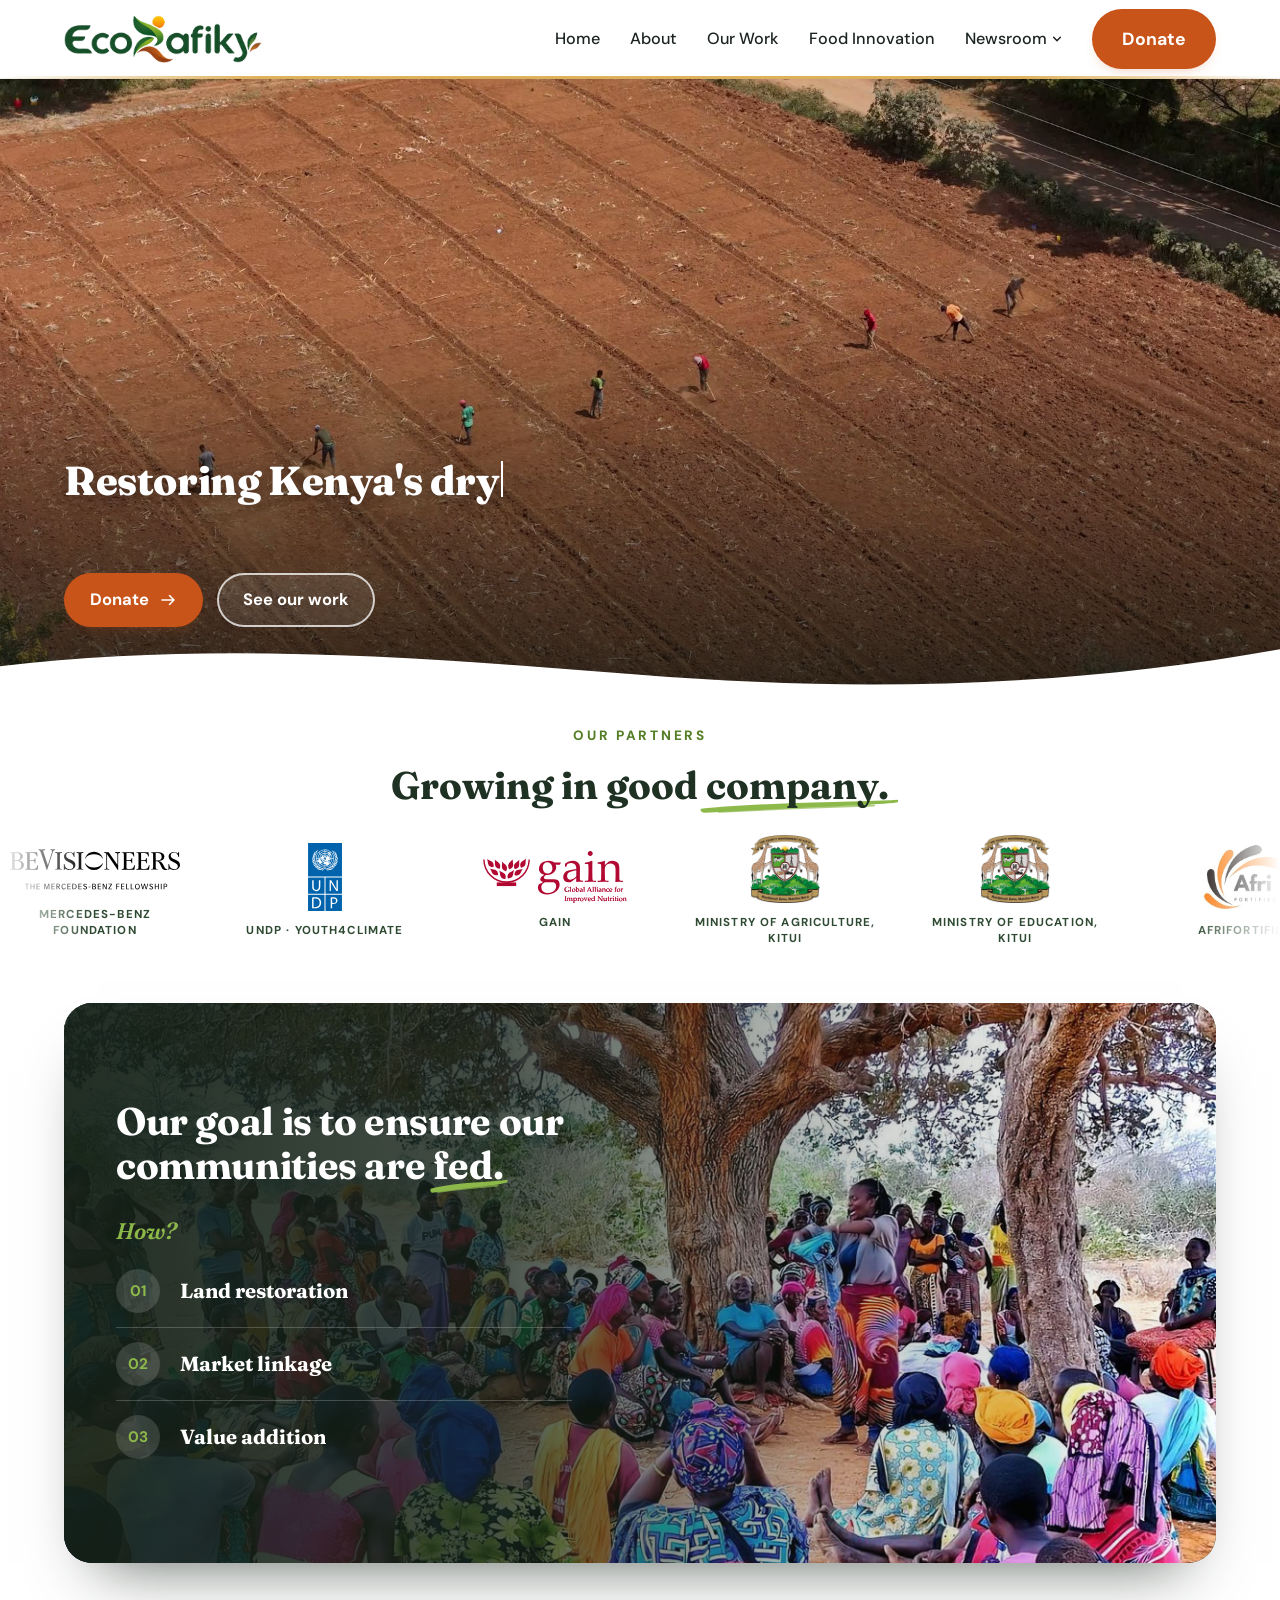
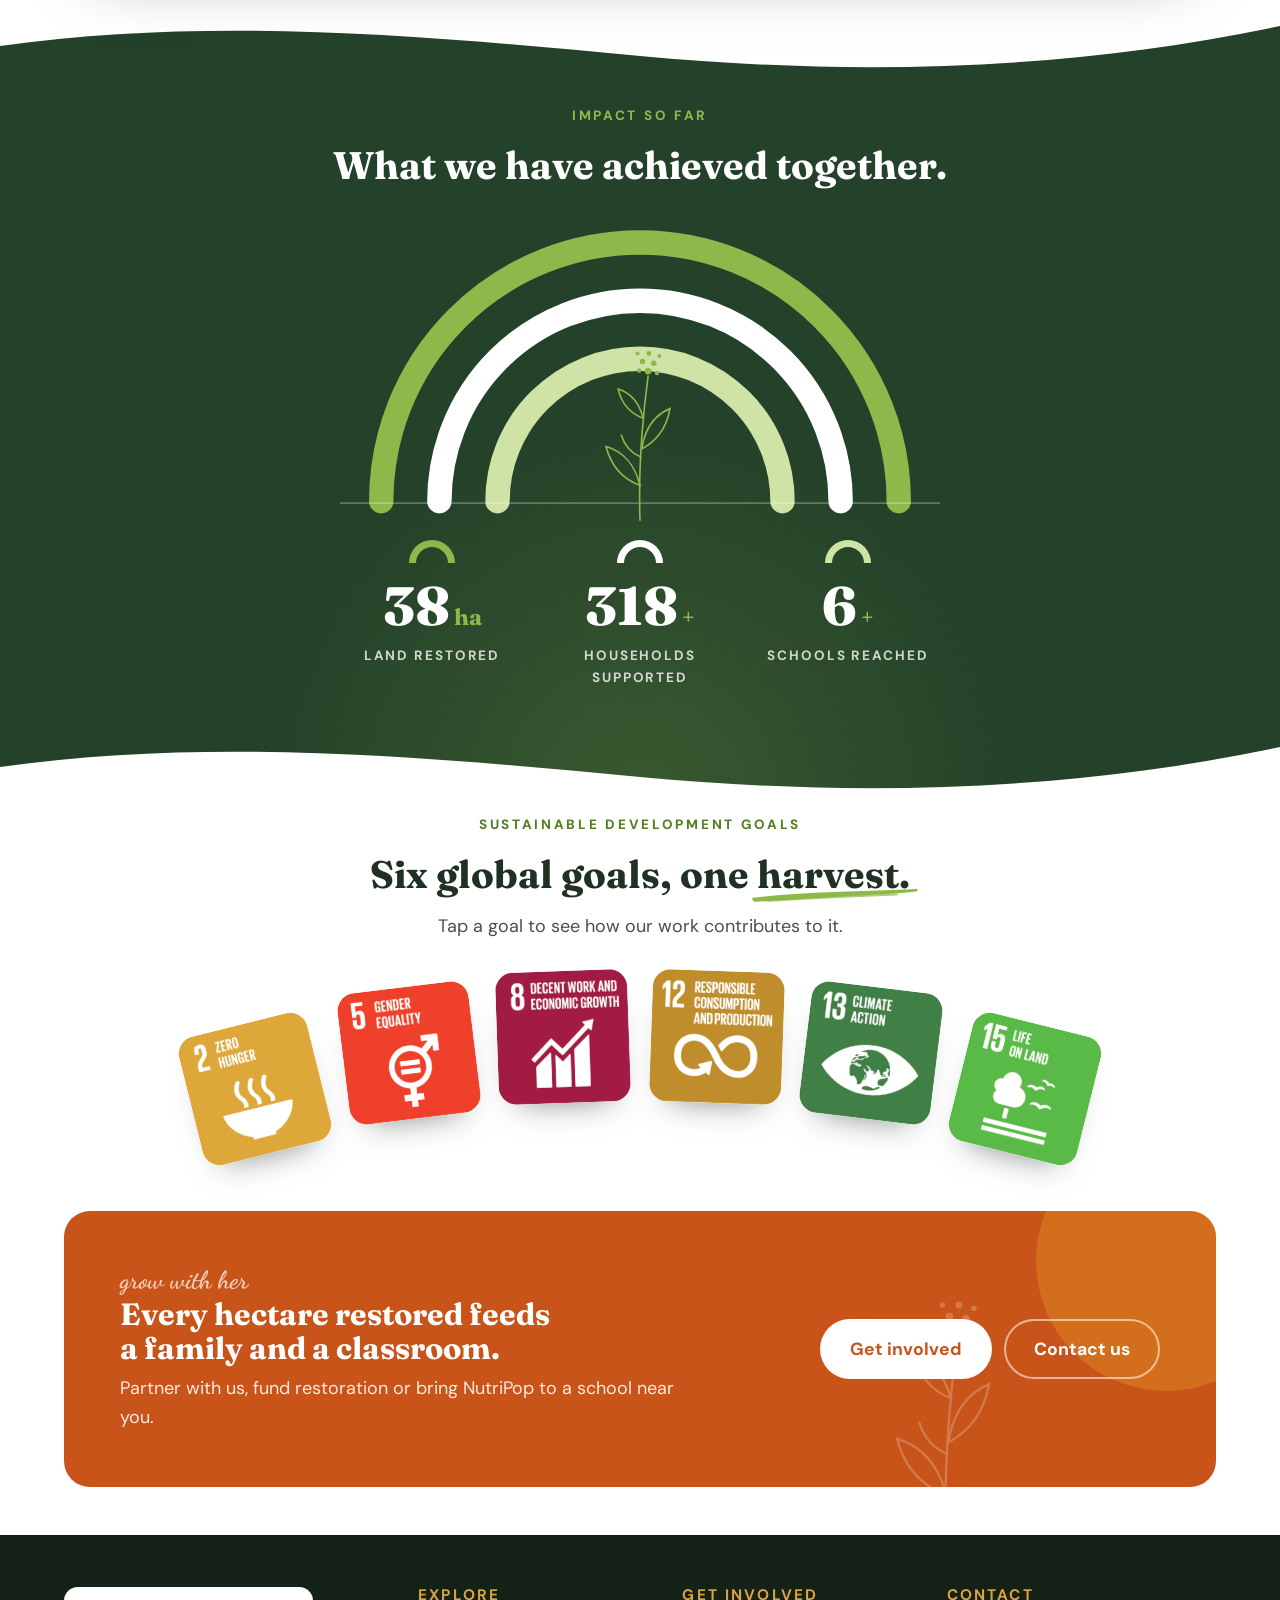
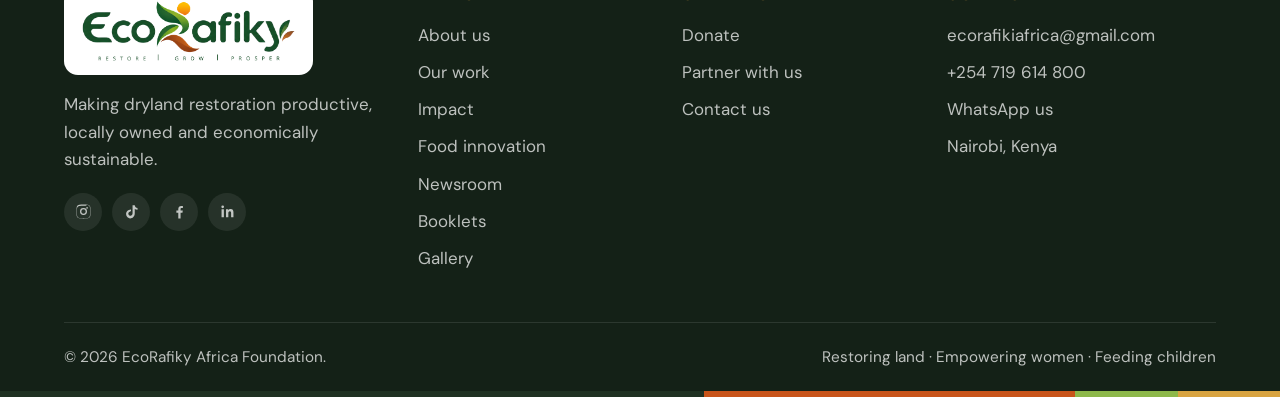
<file: index.html>
<!DOCTYPE html>
<html lang="en">
<head>
<meta charset="UTF-8">
<meta name="viewport" content="width=device-width, initial-scale=1.0">
<title>EcoRafiky</title>
<meta name="description" content="EcoRafiky restores Kenya's drylands with women farmers and drought-resistant sorghum, and turns the harvest into NutriPop porridge for school children.">
<meta name="theme-color" content="#244129">
<link rel="icon" href="favicon.ico" sizes="any">
<link rel="icon" type="image/png" sizes="32x32" href="images/favicon-32.png">
<link rel="apple-touch-icon" href="images/apple-touch-icon.png">
<link rel="canonical" href="https://www.ecorafiky.org/">
<meta property="og:url" content="https://www.ecorafiky.org/">
<meta property="og:type" content="website">
<meta property="og:site_name" content="EcoRafiky Africa">
<meta property="og:title" content="EcoRafiky Africa | Restoring drylands, feeding children">
<meta property="og:description" content="EcoRafiky restores Kenya&#x27;s drylands with women farmers and drought-resistant sorghum, and turns the harvest into NutriPop porridge for school children.">
<meta property="og:image" content="https://www.ecorafiky.org/images/share.jpg">
<meta property="og:image:width" content="1200">
<meta property="og:image:height" content="630">
<meta property="og:locale" content="en_KE">
<meta name="twitter:card" content="summary_large_image">
<meta name="twitter:title" content="EcoRafiky Africa | Restoring drylands, feeding children">
<meta name="twitter:description" content="EcoRafiky restores Kenya&#x27;s drylands with women farmers and drought-resistant sorghum, and turns the harvest into NutriPop porridge for school children.">
<meta name="twitter:image" content="https://www.ecorafiky.org/images/share.jpg">
<script src="js/analytics.js?v=2"></script>
<link rel="preconnect" href="https://fonts.googleapis.com">
<link rel="preconnect" href="https://fonts.gstatic.com" crossorigin>
<link href="https://fonts.googleapis.com/css2?family=Fraunces:ital,opsz,wght@0,9..144,500;0,9..144,700;0,9..144,800;1,9..144,400;1,9..144,600&family=Dancing+Script:wght@500;700&family=DM+Sans:wght@400;500;700&display=swap" rel="stylesheet">
<link rel="stylesheet" href="css/style.css?v=81">
<script type="application/ld+json">
{
  "@context": "https://schema.org",
  "@type": "NGO",
  "name": "EcoRafiky Africa Foundation",
  "alternateName": [
    "EcoRafiky Collective for Climate Adaptation (ECCA)",
    "EcoRafiky",
    "Eco Rafiky",
    "EcoRafiki Africa",
    "Eco Rafiki Africa Foundation"
  ],
  "description": "EcoRafiky restores Kenya's drylands with women farmers and drought-resistant sorghum, and turns the harvest into NutriPop porridge for school children.",
  "logo": "https://www.ecorafiky.org/images/logo-ecorafiky-full.png",
  "email": "ecorafikiafrica@gmail.com",
  "telephone": "+254719614800",
  "address": {
    "@type": "PostalAddress",
    "addressLocality": "Nairobi",
    "addressCountry": "KE"
  },
  "areaServed": [
    "Arid and semi-arid lands, Kenya"
  ],
  "sameAs": [
    "https://www.instagram.com/eco_rafiky",
    "https://www.tiktok.com/@eco_rafiky",
    "https://www.facebook.com/share/1C9s49rXTb/",
    "https://www.linkedin.com/company/eco-rafiki-africa-foundation/"
  ],
  "url": "https://www.ecorafiky.org/"
}
</script>
</head>
<body>
<a class="skip" href="#top">Skip to content</a>

<!-- SVG icon sprite -->
<svg width="0" height="0" style="position:absolute" aria-hidden="true">
  <defs>
    <symbol id="i-ig" viewBox="0 0 24 24"><path fill="currentColor" d="M12 2.2c3.2 0 3.6 0 4.8.1 1.2.1 1.8.2 2.2.4.6.2 1 .5 1.4.9.4.4.7.8.9 1.4.2.4.4 1 .4 2.2.1 1.3.1 1.6.1 4.8s0 3.6-.1 4.8c-.1 1.2-.2 1.8-.4 2.2-.2.6-.5 1-.9 1.4-.4.4-.8.7-1.4.9-.4.2-1 .4-2.2.4-1.3.1-1.6.1-4.8.1s-3.6 0-4.8-.1c-1.2-.1-1.8-.2-2.2-.4-.6-.2-1-.5-1.4-.9-.4-.4-.7-.8-.9-1.4-.2-.4-.4-1-.4-2.2C2.2 15.6 2.2 15.2 2.2 12s0-3.6.1-4.8c.1-1.2.2-1.8.4-2.2.2-.6.5-1 .9-1.4.4-.4.8-.7 1.4-.9.4-.2 1-.4 2.2-.4C8.4 2.2 8.8 2.2 12 2.2zm0 1.8c-3.1 0-3.5 0-4.7.1-1.1.1-1.7.2-2.1.4-.5.2-.9.4-1.2.8-.4.4-.6.7-.8 1.2-.2.4-.3 1-.4 2.1C2.7 8.5 2.7 8.9 2.7 12s0 3.5.1 4.7c.1 1.1.2 1.7.4 2.1.2.5.4.9.8 1.2.4.4.7.6 1.2.8.4.2 1 .3 2.1.4 1.2.1 1.6.1 4.7.1s3.5 0 4.7-.1c1.1-.1 1.7-.2 2.1-.4.5-.2.9-.4 1.2-.8.4-.4.6-.7.8-1.2.2-.4.3-1 .4-2.1.1-1.2.1-1.6.1-4.7s0-3.5-.1-4.7c-.1-1.1-.2-1.7-.4-2.1-.2-.5-.4-.9-.8-1.2-.4-.4-.7-.6-1.2-.8-.4-.2-1-.3-2.1-.4C15.5 4 15.1 4 12 4zm0 3.1a4.9 4.9 0 110 9.8 4.9 4.9 0 010-9.8zm0 8a3.1 3.1 0 100-6.2 3.1 3.1 0 000 6.2zm6.2-8.2a1.1 1.1 0 11-2.3 0 1.1 1.1 0 012.3 0z"/></symbol>
    <symbol id="i-tt" viewBox="0 0 24 24"><path fill="currentColor" d="M16.6 3c.3 2.3 1.6 3.8 3.9 4v2.6c-1.3.1-2.5-.3-3.9-1.1v5.9c0 7.4-8.1 9.8-11.3 4.4-2.1-3.5-.8-9.6 6-9.8v2.8c-.5.1-1.1.2-1.6.4-1.5.5-2.4 1.5-2.1 3.2.5 3.2 6.4 4.2 5.9-2.1V3h3.1z"/></symbol>
    <symbol id="i-fb" viewBox="0 0 24 24"><path fill="currentColor" d="M13.5 21.9v-8.1h2.7l.4-3.2h-3.1V8.6c0-.9.3-1.5 1.6-1.5h1.7V4.2c-.3 0-1.3-.1-2.4-.1-2.4 0-4.1 1.5-4.1 4.2v2.3H7.6v3.2h2.7v8.1h3.2z"/></symbol>
    <symbol id="i-li" viewBox="0 0 24 24"><path fill="currentColor" d="M6.9 8.9H3.6V20h3.3V8.9zM5.2 3.5a1.9 1.9 0 100 3.8 1.9 1.9 0 000-3.8zM20.4 13.9c0-3-.6-5.3-4.1-5.3-1.7 0-2.8.9-3.3 1.8V8.9H9.9V20h3.3v-5.5c0-1.5.3-2.9 2.1-2.9 1.8 0 1.8 1.7 1.8 3V20h3.3v-6.1z"/></symbol>
    <symbol id="i-mail" viewBox="0 0 24 24"><path fill="none" stroke="currentColor" stroke-width="1.8" stroke-linecap="round" stroke-linejoin="round" d="M3 6h18v12H3zM3 7l9 6 9-6"/></symbol>
    <symbol id="i-phone" viewBox="0 0 24 24"><path fill="none" stroke="currentColor" stroke-width="1.8" stroke-linecap="round" stroke-linejoin="round" d="M5 4h4l2 5-2.5 1.5a11 11 0 005 5L15 13l5 2v4a2 2 0 01-2 2A16 16 0 013 6a2 2 0 012-2"/></symbol>
    <symbol id="i-wa" viewBox="0 0 24 24"><path fill="currentColor" d="M12 2a10 10 0 00-8.6 15.1L2 22l5-1.3A10 10 0 1012 2zm0 18.2c-1.5 0-3-.4-4.3-1.2l-.3-.2-3 .8.8-2.9-.2-.3A8.2 8.2 0 1112 20.2zm4.5-6.1c-.2-.1-1.5-.7-1.7-.8-.2-.1-.4-.1-.6.1l-.8 1c-.1.2-.3.2-.5.1-.7-.3-1.4-.7-2.1-1.3-.5-.5-1-1.1-1.3-1.7-.1-.2 0-.4.1-.5l.4-.5.3-.4v-.5l-.8-1.8c-.2-.5-.4-.4-.6-.4h-.5c-.2 0-.5.1-.7.3-.3.3-1 .9-1 2.2s1 2.6 1.1 2.8c.1.2 2 3.1 4.9 4.3 1.8.8 2.5.8 3.4.7.6-.1 1.5-.6 1.7-1.2.2-.6.2-1.1.2-1.2-.1-.1-.3-.2-.5-.3z"/></symbol>
    <symbol id="i-photo" viewBox="0 0 24 24"><path fill="none" stroke="currentColor" stroke-width="1.6" stroke-linecap="round" stroke-linejoin="round" d="M3 6h4l2-2h6l2 2h4v13H3zM12 16.5a4 4 0 100-8 4 4 0 000 8z"/></symbol>
    <symbol id="i-video" viewBox="0 0 24 24"><path fill="none" stroke="currentColor" stroke-width="1.6" stroke-linecap="round" stroke-linejoin="round" d="M3 6h13v12H3zM16 10l5-3v10l-5-3"/></symbol>
    <symbol id="i-check" viewBox="0 0 24 24"><path fill="none" stroke="currentColor" stroke-width="2.2" stroke-linecap="round" stroke-linejoin="round" d="M12 22a10 10 0 100-20 10 10 0 000 20zM7.5 12.5l3 3 6-6.5"/></symbol>
    <symbol id="i-arrow" viewBox="0 0 24 24"><path fill="none" stroke="currentColor" stroke-width="2" stroke-linecap="round" stroke-linejoin="round" d="M4 12h16M14 6l6 6-6 6"/></symbol>
    <symbol id="i-leaf" viewBox="0 0 24 24"><path fill="none" stroke="currentColor" stroke-width="1.8" stroke-linecap="round" stroke-linejoin="round" d="M5 21c0-9 5-15 15-16-1 10-7 15-15 16zM5 21l8-8"/></symbol>
    <symbol id="i-sprig" viewBox="0 0 120 220"><g fill="none" stroke="currentColor" stroke-width="2" stroke-linecap="round"><path d="M60 218C58 160 62 100 70 40"/><path d="M60 175c-22-8-36-25-42-48 21 6 36 23 42 48z"/><path d="M61 140c-12-5-20-14-24-27"/><path d="M62 130c19-10 31-27 35-50-19 8-31 25-35 50z"/><path d="M64 92c-16-6-27-19-31-36 16 5 26 17 31 36z"/></g><g fill="currentColor"><circle cx="70" cy="34" r="4"/><circle cx="77" cy="24" r="3.4"/><circle cx="63" cy="22" r="3.4"/><circle cx="71" cy="12" r="3"/><circle cx="81" cy="36" r="2.8"/><circle cx="59" cy="33" r="2.8"/><circle cx="84" cy="15" r="2.4"/><circle cx="57" cy="12" r="2.4"/></g></symbol>
  </defs>
</svg>

<!-- Nav -->
<header class="nav">
  <div class="wrap">
    <a href="/" class="logo" aria-label="EcoRafiky home">
      <img src="images/logo-ecorafiky.png" alt="EcoRafiky" width="198" height="48">
    </a>
    <nav class="menu" id="menu">
      <a href="/">Home</a>
      <a href="about">About</a>
      <a href="our-work">Our Work</a>
      <a href="nutripop">Food Innovation</a>
      <div class="dd">
        <a href="newsroom" class="dd-top">Newsroom <svg class="caret" viewBox="0 0 12 12" width="10" height="10" aria-hidden="true"><path d="M2 4l4 4 4-4" fill="none" stroke="currentColor" stroke-width="1.8" stroke-linecap="round"/></svg></a>
        <div class="dd-menu">
          <a href="newsroom">Newsroom</a>
          <a href="booklets">Booklets</a>
        </div>
      </div>
      <a href="donate" class="btn btn-orange">Donate</a>
    </nav>
    <button class="burger" id="burger" aria-label="Open menu" aria-expanded="false"><span></span><span></span><span></span></button>
  </div>
</header>


<main id="top">

<!-- Hero -->
<section class="hero hero-reel">
  <video class="hero-bg" autoplay muted loop playsinline preload="auto" poster="images/showreel-poster.jpg" aria-label="Showreel: aerial view of farmers cultivating a field">
    <source src="videos/showreel-mobile.mp4?v=5" type="video/mp4" media="(max-width: 760px)">
    <source src="videos/showreel.mp4?v=5" type="video/mp4">
  </video>
  <div class="wrap">
    <div class="hero-copy">
      <h1 data-type>Restoring Kenya's drylands, <em>feeding</em> its <span class="lime">children.</span></h1>
      <div class="hero-ctas reel-ctas">
        <a href="donate" class="btn btn-orange">Donate <svg width="18" height="18"><use href="#i-arrow"/></svg></a>
        <a href="our-work" class="btn btn-ghost">See our work</a>
      </div>
    </div>
  </div>
  <svg class="wave" viewBox="0 0 1440 70" preserveAspectRatio="none" aria-hidden="true"><path d="M0 40c240-30 480-10 720 10s480 15 720-30v50H0z" fill="#FFFFFF"/></svg>
</section>


<!-- Partners: logos glide left to right in an endless loop -->
<section class="partners" aria-labelledby="partners-h">
  <div class="wrap">
    <div class="section-head center reveal">
      <span class="eyebrow">Our partners</span>
      <h2 id="partners-h">Growing in good <span class="pop">company.</span></h2>
    </div>
  </div>
  <div class="marquee reveal">
    <div class="marquee-track">
      <ul class="marquee-set">
        <li class="plogo"><img src="images/partners/bevisioneers.svg" alt="Bevisioneers: The Mercedes-Benz Fellowship" width="300" height="72" loading="lazy"><small>Mercedes-Benz Foundation</small></li>
        <li class="plogo"><img src="images/partners/undp.svg" alt="UNDP" width="80" height="162" class="tall" loading="lazy"><small>UNDP · Youth4Climate</small></li>
        <li class="plogo"><img src="images/partners/gain.svg" alt="GAIN: Global Alliance for Improved Nutrition" width="275" height="99" loading="lazy"><small>GAIN</small></li>
        <li class="plogo"><img src="images/partners/kitui-county.png" alt="County Government of Kitui" width="300" height="290" class="tall" loading="lazy"><small>Ministry of Agriculture, Kitui</small></li>
        <li class="plogo"><img src="images/partners/kitui-county.png" alt="County Government of Kitui" width="300" height="290" class="tall" loading="lazy"><small>Ministry of Education, Kitui</small></li>
        <li class="plogo"><img src="images/partners/afrifortified.jpg" alt="AfriFORTIFIED" width="247" height="194" class="tall" loading="lazy"><small>AfriFORTIFIED</small></li>
        <li class="plogo"><img src="images/partners/carbon90.png" alt="Carbon90" width="289" height="128" loading="lazy"><small>Carbon90</small></li>
      </ul>
      <ul class="marquee-set" aria-hidden="true">
        <li class="plogo"><img src="images/partners/bevisioneers.svg" alt="" width="300" height="72" loading="lazy"><small>Mercedes-Benz Foundation</small></li>
        <li class="plogo"><img src="images/partners/undp.svg" alt="" width="80" height="162" class="tall" loading="lazy"><small>UNDP · Youth4Climate</small></li>
        <li class="plogo"><img src="images/partners/gain.svg" alt="" width="275" height="99" loading="lazy"><small>GAIN</small></li>
        <li class="plogo"><img src="images/partners/kitui-county.png" alt="" width="300" height="290" class="tall" loading="lazy"><small>Ministry of Agriculture, Kitui</small></li>
        <li class="plogo"><img src="images/partners/kitui-county.png" alt="" width="300" height="290" class="tall" loading="lazy"><small>Ministry of Education, Kitui</small></li>
        <li class="plogo"><img src="images/partners/afrifortified.jpg" alt="" width="247" height="194" class="tall" loading="lazy"><small>AfriFORTIFIED</small></li>
        <li class="plogo"><img src="images/partners/carbon90.png" alt="" width="289" height="128" loading="lazy"><small>Carbon90</small></li>
      </ul>
      <ul class="marquee-set" aria-hidden="true">
        <li class="plogo"><img src="images/partners/bevisioneers.svg" alt="" width="300" height="72" loading="lazy"><small>Mercedes-Benz Foundation</small></li>
        <li class="plogo"><img src="images/partners/undp.svg" alt="" width="80" height="162" class="tall" loading="lazy"><small>UNDP · Youth4Climate</small></li>
        <li class="plogo"><img src="images/partners/gain.svg" alt="" width="275" height="99" loading="lazy"><small>GAIN</small></li>
        <li class="plogo"><img src="images/partners/kitui-county.png" alt="" width="300" height="290" class="tall" loading="lazy"><small>Ministry of Agriculture, Kitui</small></li>
        <li class="plogo"><img src="images/partners/kitui-county.png" alt="" width="300" height="290" class="tall" loading="lazy"><small>Ministry of Education, Kitui</small></li>
        <li class="plogo"><img src="images/partners/afrifortified.jpg" alt="" width="247" height="194" class="tall" loading="lazy"><small>AfriFORTIFIED</small></li>
        <li class="plogo"><img src="images/partners/carbon90.png" alt="" width="289" height="128" loading="lazy"><small>Carbon90</small></li>
      </ul>
    </div>
  </div>
</section>


<!-- Our goal -->
<section class="goal">
  <div class="wrap">
    <div class="goal-card reveal">
      <img src="images/community-meeting.jpg?v=2" alt="Women gathered in a circle under a tree for a community meeting" width="2400" height="1794" loading="lazy">
      <div class="goal-copy">
        <h2>Our goal is to ensure our communities are <span class="pop">fed.</span></h2>
        <p class="how">How?</p>
        <ol class="how-list">
          <li><span>01</span>Land restoration</li>
          <li><span>02</span>Market linkage</li>
          <li><span>03</span>Value addition</li>
        </ol>
      </div>
    </div>
  </div>
  <svg class="wave" viewBox="0 0 1440 70" preserveAspectRatio="none" aria-hidden="true"><path d="M0 40c240-30 480-10 720 10s480 15 720-30v50H0z" fill="#244129"/></svg>
</section>


<!-- Impact so far: three arcs rise over the horizon like a sunrise -->
<section class="arcs" aria-labelledby="arcs-h">
  <div class="wrap">
    <div class="section-head center reveal">
      <span class="eyebrow">Impact so far</span>
      <h2 id="arcs-h">What we have achieved together.</h2>
    </div>
    <div class="arc-chart reveal">
      <svg class="arc-art" viewBox="0 0 640 336" aria-hidden="true">
        <path class="arc arc-1" d="M44 316A276 276 0 0 1 596 316" pathLength="1"/>
        <path class="arc arc-2" d="M106 316A214 214 0 0 1 534 316" pathLength="1"/>
        <path class="arc arc-3" d="M168 316A152 152 0 0 1 472 316" pathLength="1"/>
        <line class="horizon" x1="0" y1="318" x2="640" y2="318"/>
        <use href="#i-sprig" class="arc-sprig" x="268" y="148" width="104" height="190"/>
      </svg>
      <ul class="arc-stats">
        <li><i class="sw sw-1"></i><strong><b data-count="60">60</b><em>ha</em></strong><span>Land restored</span></li>
        <li><i class="sw sw-2"></i><strong><b data-count="500">500</b><em>+</em></strong><span>Households supported</span></li>
        <li><i class="sw sw-3"></i><strong><b data-count="10">10</b><em>+</em></strong><span>Schools reached</span></li>
      </ul>
    </div>
  </div>
  <svg class="wave" viewBox="0 0 1440 70" preserveAspectRatio="none" aria-hidden="true"><path d="M0 40c240-30 480-10 720 10s480 15 720-30v50H0z" fill="#FFFFFF"/></svg>
</section>


<!-- Global goals: icons rise along an arc; each opens a card on how we contribute -->
<section class="goals" aria-labelledby="goals-h">
  <div class="wrap">
    <div class="section-head center reveal">
      <span class="eyebrow">Sustainable Development Goals</span>
      <h2 id="goals-h">Six global goals, one <span class="pop">harvest.</span></h2>
      <p>Tap a goal to see how our work contributes to it.</p>
    </div>
    <ul class="sdg-arc reveal">
      <li><button type="button" popovertarget="sdg-2" aria-label="Goal 2: Zero Hunger. How EcoRafiky contributes"><img src="images/sdg/sdg-02.jpg" alt="" width="160" height="160" loading="lazy"></button></li>
      <li><button type="button" popovertarget="sdg-5" aria-label="Goal 5: Gender Equality. How EcoRafiky contributes"><img src="images/sdg/sdg-05.jpg" alt="" width="160" height="160" loading="lazy"></button></li>
      <li><button type="button" popovertarget="sdg-8" aria-label="Goal 8: Decent Work and Economic Growth. How EcoRafiky contributes"><img src="images/sdg/sdg-08.jpg" alt="" width="160" height="160" loading="lazy"></button></li>
      <li><button type="button" popovertarget="sdg-12" aria-label="Goal 12: Responsible Consumption and Production. How EcoRafiky contributes"><img src="images/sdg/sdg-12.jpg" alt="" width="160" height="160" loading="lazy"></button></li>
      <li><button type="button" popovertarget="sdg-13" aria-label="Goal 13: Climate Action. How EcoRafiky contributes"><img src="images/sdg/sdg-13.jpg" alt="" width="160" height="160" loading="lazy"></button></li>
      <li><button type="button" popovertarget="sdg-15" aria-label="Goal 15: Life on Land. How EcoRafiky contributes"><img src="images/sdg/sdg-15.jpg" alt="" width="160" height="160" loading="lazy"></button></li>
    </ul>
    <div class="sdg-pop" id="sdg-2" popover>
      <img src="images/sdg/sdg-02.jpg" alt="" width="160" height="160" loading="lazy">
      <div>
        <span class="sdg-pop-n">SDG 2</span>
        <h3>Zero Hunger</h3>
        <p>We develop nutritious food products, such as NutriPop, our sorghum-based instant porridge, to support better nutrition, particularly among children.</p>
      </div>
      <button type="button" class="sdg-pop-x" popovertarget="sdg-2" popovertargetaction="hide" aria-label="Close">&times;</button>
    </div>
    <div class="sdg-pop" id="sdg-5" popover>
      <img src="images/sdg/sdg-05.jpg" alt="" width="160" height="160" loading="lazy">
      <div>
        <span class="sdg-pop-n">SDG 5</span>
        <h3>Gender Equality</h3>
        <p>We work with women smallholder farmers, supporting their participation in agriculture, access to markets and opportunities to improve their livelihoods. EcoRafiky is also a women-led organisation.</p>
      </div>
      <button type="button" class="sdg-pop-x" popovertarget="sdg-5" popovertargetaction="hide" aria-label="Close">&times;</button>
    </div>
    <div class="sdg-pop" id="sdg-8" popover>
      <img src="images/sdg/sdg-08.jpg" alt="" width="160" height="160" loading="lazy">
      <div>
        <span class="sdg-pop-n">SDG 8</span>
        <h3>Decent Work and Economic Growth</h3>
        <p>We create livelihood and income opportunities for women farmers through agricultural production, produce aggregation, value addition and market connections.</p>
      </div>
      <button type="button" class="sdg-pop-x" popovertarget="sdg-8" popovertargetaction="hide" aria-label="Close">&times;</button>
    </div>
    <div class="sdg-pop" id="sdg-12" popover>
      <img src="images/sdg/sdg-12.jpg" alt="" width="160" height="160" loading="lazy">
      <div>
        <span class="sdg-pop-n">SDG 12</span>
        <h3>Responsible Consumption and Production</h3>
        <p>We promote the use of locally grown crops and explore ways to transform agricultural produce into nutritious, value-added food products.</p>
      </div>
      <button type="button" class="sdg-pop-x" popovertarget="sdg-12" popovertargetaction="hide" aria-label="Close">&times;</button>
    </div>
    <div class="sdg-pop" id="sdg-13" popover>
      <img src="images/sdg/sdg-13.jpg" alt="" width="160" height="160" loading="lazy">
      <div>
        <span class="sdg-pop-n">SDG 13</span>
        <h3>Climate Action</h3>
        <p>We support climate-resilient farming practices that help communities adapt to drought and other climate-related challenges.</p>
      </div>
      <button type="button" class="sdg-pop-x" popovertarget="sdg-13" popovertargetaction="hide" aria-label="Close">&times;</button>
    </div>
    <div class="sdg-pop" id="sdg-15" popover>
      <img src="images/sdg/sdg-15.jpg" alt="" width="160" height="160" loading="lazy">
      <div>
        <span class="sdg-pop-n">SDG 15</span>
        <h3>Life on Land</h3>
        <p>We work to restore degraded land, improve soil health, encourage vegetation recovery and protect biodiversity through sustainable land management.</p>
      </div>
      <button type="button" class="sdg-pop-x" popovertarget="sdg-15" popovertargetaction="hide" aria-label="Close">&times;</button>
    </div>
  </div>
</section>


<section class="section">
  <div class="wrap">
    <div class="cta-band reveal">
      <svg class="sprig sprig-cta" aria-hidden="true"><use href="#i-sprig"/></svg>
      <div>
        <span class="script light">grow with her</span>
        <h2>Every hectare restored feeds a family and a classroom.</h2>
        <p>Partner with us, fund restoration or bring NutriPop to a school near you.</p>
      </div>
      <div class="btns">
        <a href="donate" class="btn btn-white">Get involved</a>
        <a href="donate#reach" class="btn btn-ghost">Contact us</a>
      </div>
    </div>
  </div>
</section>


</main>

<!-- Footer -->
<footer>
  <div class="wrap">
    <div class="fgrid">
      <div>
        <a href="/" class="logo" aria-label="EcoRafiky home">
          <img src="images/logo-ecorafiky-full.png" alt="EcoRafiky: Restore, Grow, Prosper" width="213" height="60">
        </a>
        <p>Making dryland restoration productive, locally owned and economically sustainable.</p>
        <div class="socials">
          <a href="https://www.instagram.com/eco_rafiky?dlrf=MTA3dzAyN3Nncm9vYg%3D%3D&utm_source=qr" target="_blank" rel="noopener" aria-label="Instagram"><svg width="17" height="17"><use href="#i-ig"/></svg></a>
          <a href="https://www.tiktok.com/@eco_rafiky?_r=1&_t=ZS-9B5zdMB7QZi" target="_blank" rel="noopener" aria-label="TikTok"><svg width="17" height="17"><use href="#i-tt"/></svg></a>
          <a href="https://www.facebook.com/share/1C9s49rXTb/?mibextid=wwXIfr" target="_blank" rel="noopener" aria-label="Facebook"><svg width="17" height="17"><use href="#i-fb"/></svg></a>
          <a href="https://www.linkedin.com/company/eco-rafiki-africa-foundation/" target="_blank" rel="noopener" aria-label="LinkedIn"><svg width="17" height="17"><use href="#i-li"/></svg></a>
        </div>
      </div>
      <div>
        <h4>Explore</h4>
        <ul><li><a href="about">About us</a></li><li><a href="our-work">Our work</a></li><li><a href="impact">Impact</a></li><li><a href="nutripop">Food innovation</a></li><li><a href="newsroom">Newsroom</a></li><li><a href="booklets">Booklets</a></li><li><a href="gallery">Gallery</a></li></ul>
      </div>
      <div>
        <h4>Get involved</h4>
        <ul><li><a href="donate">Donate</a></li><li><a href="donate">Partner with us</a></li><li><a href="donate#reach">Contact us</a></li></ul>
      </div>
      <div>
        <h4>Contact</h4>
        <ul>
          <li><a href="mailto:ecorafikiafrica@gmail.com">ecorafikiafrica@gmail.com</a></li>
          <li><a href="tel:+254719614800">+254 719 614 800</a></li>
          <li><a href="https://wa.me/254719614800" target="_blank" rel="noopener">WhatsApp us</a></li>
          <li>Nairobi, Kenya</li>
        </ul>
      </div>
    </div>
    <div class="fbottom">
      <span>© <span class="yr">2026</span> EcoRafiky Africa Foundation.</span>
      <span>Restoring land · Empowering women · Feeding children</span>
    </div>
  </div>
  <div class="stripe"></div>
</footer>


<script src="js/main.js?v=61"></script>
</body>
</html>
</file>
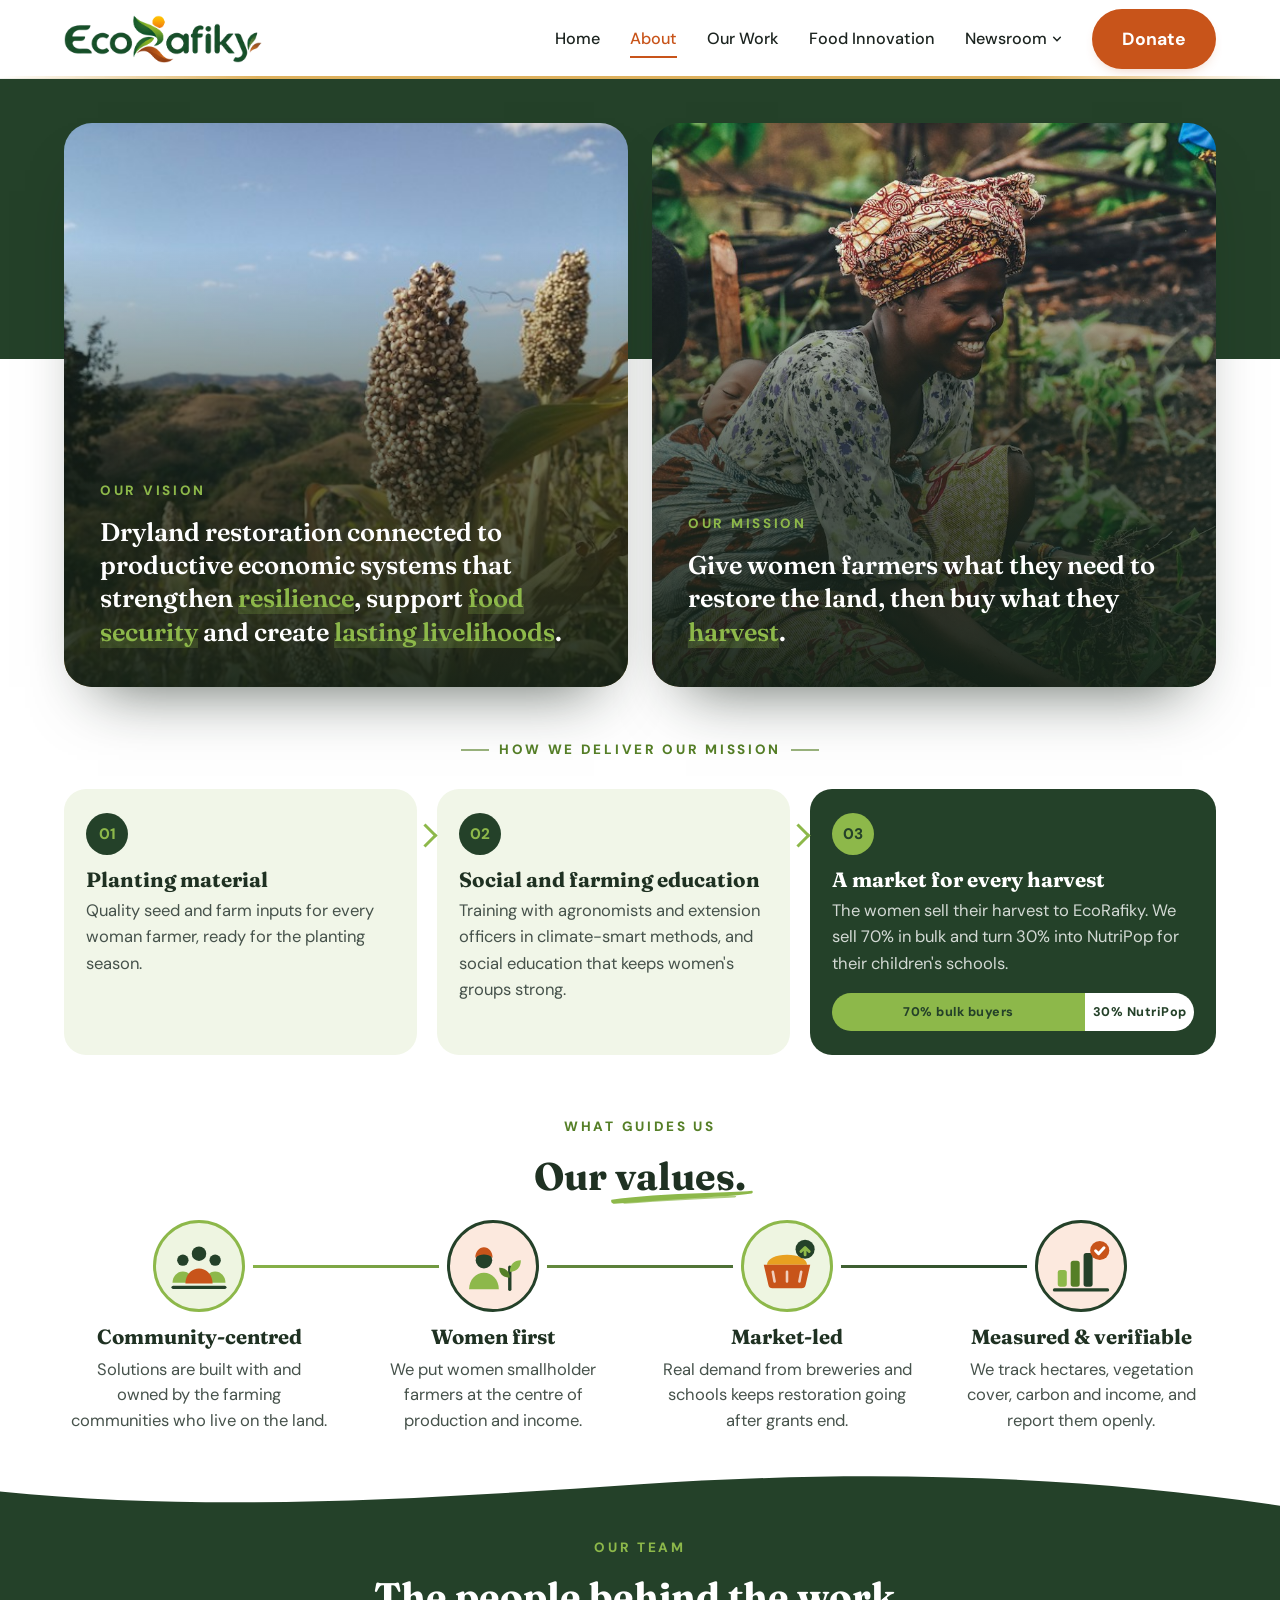
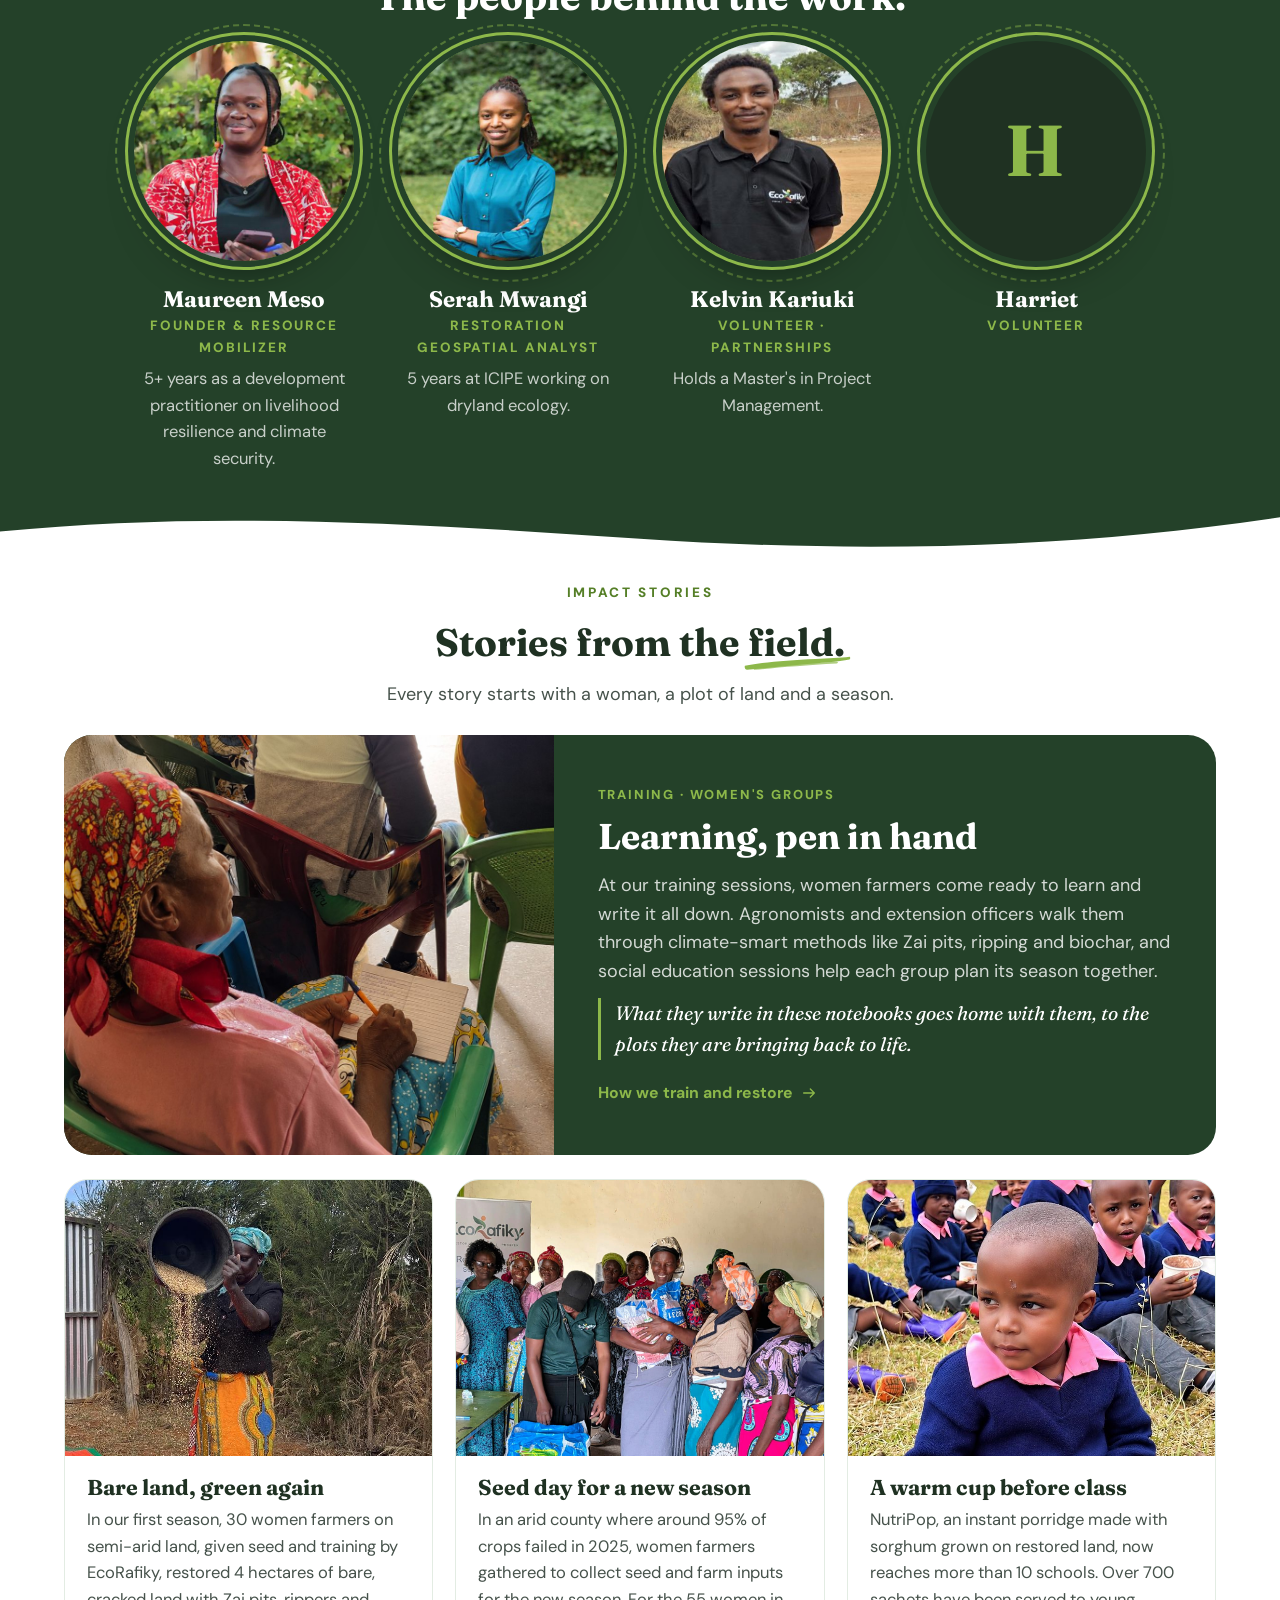
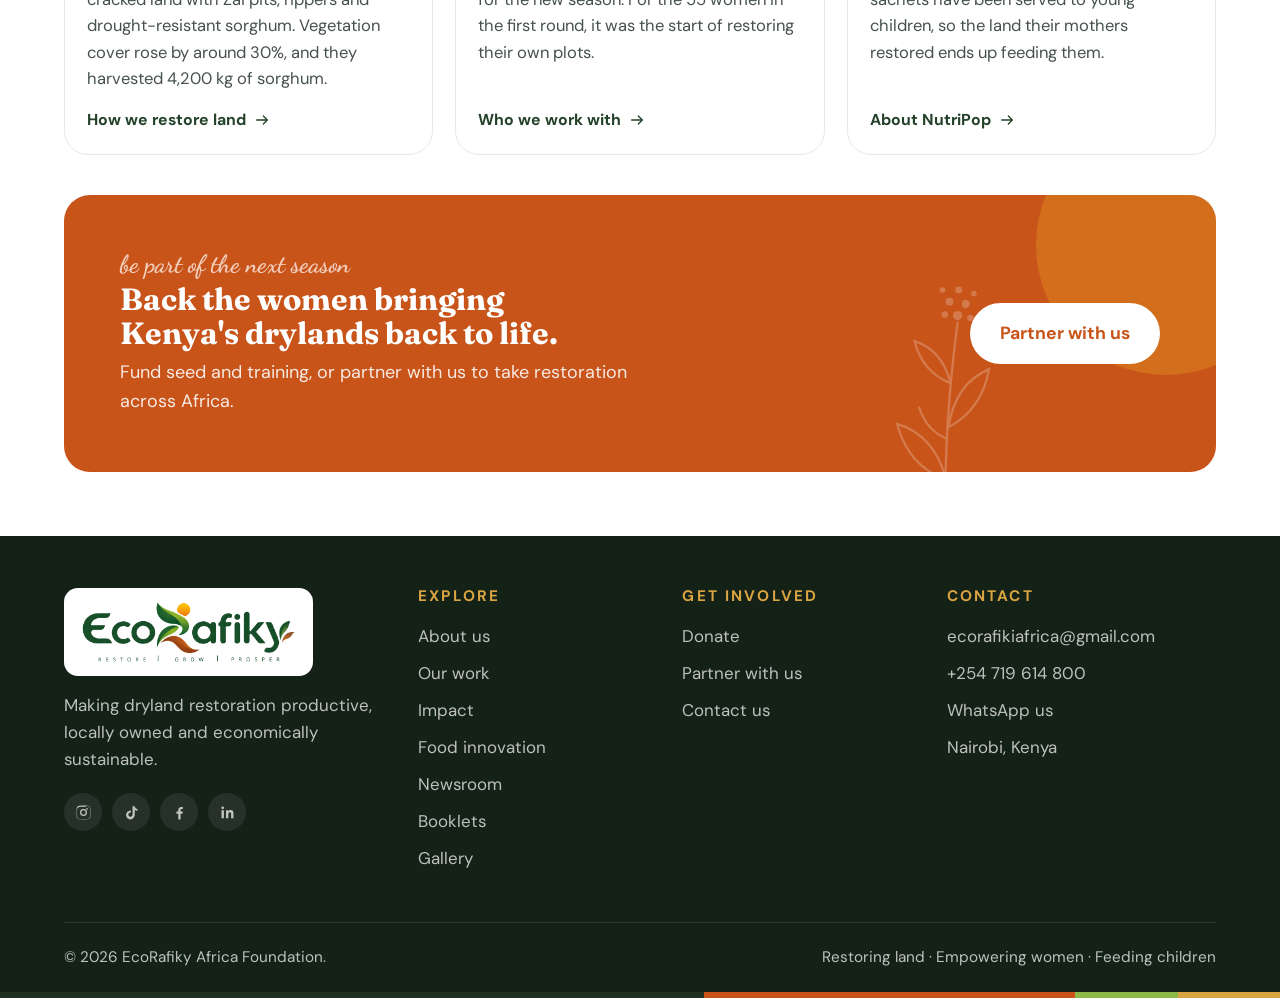
<file: about.html>
<!DOCTYPE html>
<html lang="en">
<head>
<meta charset="UTF-8">
<meta name="viewport" content="width=device-width, initial-scale=1.0">
<title>About Us | EcoRafiky Africa</title>
<meta name="description" content="Who we are: a community-centred initiative restoring Kenya's drylands with women farmers.">
<meta name="theme-color" content="#244129">
<link rel="icon" href="favicon.ico" sizes="any">
<link rel="icon" type="image/png" sizes="32x32" href="images/favicon-32.png">
<link rel="apple-touch-icon" href="images/apple-touch-icon.png">
<link rel="canonical" href="https://www.ecorafiky.org/about">
<meta property="og:url" content="https://www.ecorafiky.org/about">
<meta property="og:type" content="website">
<meta property="og:site_name" content="EcoRafiky Africa">
<meta property="og:title" content="About Us | EcoRafiky Africa">
<meta property="og:description" content="Who we are: a community-centred initiative restoring Kenya&#x27;s drylands with women farmers.">
<meta property="og:image" content="https://www.ecorafiky.org/images/share.jpg">
<meta property="og:image:width" content="1200">
<meta property="og:image:height" content="630">
<meta property="og:locale" content="en_KE">
<meta name="twitter:card" content="summary_large_image">
<meta name="twitter:title" content="About Us | EcoRafiky Africa">
<meta name="twitter:description" content="Who we are: a community-centred initiative restoring Kenya&#x27;s drylands with women farmers.">
<meta name="twitter:image" content="https://www.ecorafiky.org/images/share.jpg">
<script src="js/analytics.js?v=2"></script>
<link rel="preconnect" href="https://fonts.googleapis.com">
<link rel="preconnect" href="https://fonts.gstatic.com" crossorigin>
<link href="https://fonts.googleapis.com/css2?family=Fraunces:ital,opsz,wght@0,9..144,500;0,9..144,700;0,9..144,800;1,9..144,400;1,9..144,600&family=Dancing+Script:wght@500;700&family=DM+Sans:wght@400;500;700&display=swap" rel="stylesheet">
<link rel="stylesheet" href="css/style.css?v=81">
</head>
<body>
<a class="skip" href="#top">Skip to content</a>

<!-- SVG icon sprite -->
<svg width="0" height="0" style="position:absolute" aria-hidden="true">
  <defs>
    <symbol id="i-ig" viewBox="0 0 24 24"><path fill="currentColor" d="M12 2.2c3.2 0 3.6 0 4.8.1 1.2.1 1.8.2 2.2.4.6.2 1 .5 1.4.9.4.4.7.8.9 1.4.2.4.4 1 .4 2.2.1 1.3.1 1.6.1 4.8s0 3.6-.1 4.8c-.1 1.2-.2 1.8-.4 2.2-.2.6-.5 1-.9 1.4-.4.4-.8.7-1.4.9-.4.2-1 .4-2.2.4-1.3.1-1.6.1-4.8.1s-3.6 0-4.8-.1c-1.2-.1-1.8-.2-2.2-.4-.6-.2-1-.5-1.4-.9-.4-.4-.7-.8-.9-1.4-.2-.4-.4-1-.4-2.2C2.2 15.6 2.2 15.2 2.2 12s0-3.6.1-4.8c.1-1.2.2-1.8.4-2.2.2-.6.5-1 .9-1.4.4-.4.8-.7 1.4-.9.4-.2 1-.4 2.2-.4C8.4 2.2 8.8 2.2 12 2.2zm0 1.8c-3.1 0-3.5 0-4.7.1-1.1.1-1.7.2-2.1.4-.5.2-.9.4-1.2.8-.4.4-.6.7-.8 1.2-.2.4-.3 1-.4 2.1C2.7 8.5 2.7 8.9 2.7 12s0 3.5.1 4.7c.1 1.1.2 1.7.4 2.1.2.5.4.9.8 1.2.4.4.7.6 1.2.8.4.2 1 .3 2.1.4 1.2.1 1.6.1 4.7.1s3.5 0 4.7-.1c1.1-.1 1.7-.2 2.1-.4.5-.2.9-.4 1.2-.8.4-.4.6-.7.8-1.2.2-.4.3-1 .4-2.1.1-1.2.1-1.6.1-4.7s0-3.5-.1-4.7c-.1-1.1-.2-1.7-.4-2.1-.2-.5-.4-.9-.8-1.2-.4-.4-.7-.6-1.2-.8-.4-.2-1-.3-2.1-.4C15.5 4 15.1 4 12 4zm0 3.1a4.9 4.9 0 110 9.8 4.9 4.9 0 010-9.8zm0 8a3.1 3.1 0 100-6.2 3.1 3.1 0 000 6.2zm6.2-8.2a1.1 1.1 0 11-2.3 0 1.1 1.1 0 012.3 0z"/></symbol>
    <symbol id="i-tt" viewBox="0 0 24 24"><path fill="currentColor" d="M16.6 3c.3 2.3 1.6 3.8 3.9 4v2.6c-1.3.1-2.5-.3-3.9-1.1v5.9c0 7.4-8.1 9.8-11.3 4.4-2.1-3.5-.8-9.6 6-9.8v2.8c-.5.1-1.1.2-1.6.4-1.5.5-2.4 1.5-2.1 3.2.5 3.2 6.4 4.2 5.9-2.1V3h3.1z"/></symbol>
    <symbol id="i-fb" viewBox="0 0 24 24"><path fill="currentColor" d="M13.5 21.9v-8.1h2.7l.4-3.2h-3.1V8.6c0-.9.3-1.5 1.6-1.5h1.7V4.2c-.3 0-1.3-.1-2.4-.1-2.4 0-4.1 1.5-4.1 4.2v2.3H7.6v3.2h2.7v8.1h3.2z"/></symbol>
    <symbol id="i-li" viewBox="0 0 24 24"><path fill="currentColor" d="M6.9 8.9H3.6V20h3.3V8.9zM5.2 3.5a1.9 1.9 0 100 3.8 1.9 1.9 0 000-3.8zM20.4 13.9c0-3-.6-5.3-4.1-5.3-1.7 0-2.8.9-3.3 1.8V8.9H9.9V20h3.3v-5.5c0-1.5.3-2.9 2.1-2.9 1.8 0 1.8 1.7 1.8 3V20h3.3v-6.1z"/></symbol>
    <symbol id="i-mail" viewBox="0 0 24 24"><path fill="none" stroke="currentColor" stroke-width="1.8" stroke-linecap="round" stroke-linejoin="round" d="M3 6h18v12H3zM3 7l9 6 9-6"/></symbol>
    <symbol id="i-phone" viewBox="0 0 24 24"><path fill="none" stroke="currentColor" stroke-width="1.8" stroke-linecap="round" stroke-linejoin="round" d="M5 4h4l2 5-2.5 1.5a11 11 0 005 5L15 13l5 2v4a2 2 0 01-2 2A16 16 0 013 6a2 2 0 012-2"/></symbol>
    <symbol id="i-wa" viewBox="0 0 24 24"><path fill="currentColor" d="M12 2a10 10 0 00-8.6 15.1L2 22l5-1.3A10 10 0 1012 2zm0 18.2c-1.5 0-3-.4-4.3-1.2l-.3-.2-3 .8.8-2.9-.2-.3A8.2 8.2 0 1112 20.2zm4.5-6.1c-.2-.1-1.5-.7-1.7-.8-.2-.1-.4-.1-.6.1l-.8 1c-.1.2-.3.2-.5.1-.7-.3-1.4-.7-2.1-1.3-.5-.5-1-1.1-1.3-1.7-.1-.2 0-.4.1-.5l.4-.5.3-.4v-.5l-.8-1.8c-.2-.5-.4-.4-.6-.4h-.5c-.2 0-.5.1-.7.3-.3.3-1 .9-1 2.2s1 2.6 1.1 2.8c.1.2 2 3.1 4.9 4.3 1.8.8 2.5.8 3.4.7.6-.1 1.5-.6 1.7-1.2.2-.6.2-1.1.2-1.2-.1-.1-.3-.2-.5-.3z"/></symbol>
    <symbol id="i-photo" viewBox="0 0 24 24"><path fill="none" stroke="currentColor" stroke-width="1.6" stroke-linecap="round" stroke-linejoin="round" d="M3 6h4l2-2h6l2 2h4v13H3zM12 16.5a4 4 0 100-8 4 4 0 000 8z"/></symbol>
    <symbol id="i-video" viewBox="0 0 24 24"><path fill="none" stroke="currentColor" stroke-width="1.6" stroke-linecap="round" stroke-linejoin="round" d="M3 6h13v12H3zM16 10l5-3v10l-5-3"/></symbol>
    <symbol id="i-check" viewBox="0 0 24 24"><path fill="none" stroke="currentColor" stroke-width="2.2" stroke-linecap="round" stroke-linejoin="round" d="M12 22a10 10 0 100-20 10 10 0 000 20zM7.5 12.5l3 3 6-6.5"/></symbol>
    <symbol id="i-arrow" viewBox="0 0 24 24"><path fill="none" stroke="currentColor" stroke-width="2" stroke-linecap="round" stroke-linejoin="round" d="M4 12h16M14 6l6 6-6 6"/></symbol>
    <symbol id="i-leaf" viewBox="0 0 24 24"><path fill="none" stroke="currentColor" stroke-width="1.8" stroke-linecap="round" stroke-linejoin="round" d="M5 21c0-9 5-15 15-16-1 10-7 15-15 16zM5 21l8-8"/></symbol>
    <symbol id="i-sprig" viewBox="0 0 120 220"><g fill="none" stroke="currentColor" stroke-width="2" stroke-linecap="round"><path d="M60 218C58 160 62 100 70 40"/><path d="M60 175c-22-8-36-25-42-48 21 6 36 23 42 48z"/><path d="M61 140c-12-5-20-14-24-27"/><path d="M62 130c19-10 31-27 35-50-19 8-31 25-35 50z"/><path d="M64 92c-16-6-27-19-31-36 16 5 26 17 31 36z"/></g><g fill="currentColor"><circle cx="70" cy="34" r="4"/><circle cx="77" cy="24" r="3.4"/><circle cx="63" cy="22" r="3.4"/><circle cx="71" cy="12" r="3"/><circle cx="81" cy="36" r="2.8"/><circle cx="59" cy="33" r="2.8"/><circle cx="84" cy="15" r="2.4"/><circle cx="57" cy="12" r="2.4"/></g></symbol>
  </defs>
</svg>

<!-- Nav -->
<header class="nav">
  <div class="wrap">
    <a href="/" class="logo" aria-label="EcoRafiky home">
      <img src="images/logo-ecorafiky.png" alt="EcoRafiky" width="198" height="48">
    </a>
    <nav class="menu" id="menu">
      <a href="/">Home</a>
      <a href="about">About</a>
      <a href="our-work">Our Work</a>
      <a href="nutripop">Food Innovation</a>
      <div class="dd">
        <a href="newsroom" class="dd-top">Newsroom <svg class="caret" viewBox="0 0 12 12" width="10" height="10" aria-hidden="true"><path d="M2 4l4 4 4-4" fill="none" stroke="currentColor" stroke-width="1.8" stroke-linecap="round"/></svg></a>
        <div class="dd-menu">
          <a href="newsroom">Newsroom</a>
          <a href="booklets">Booklets</a>
        </div>
      </div>
      <a href="donate" class="btn btn-orange">Donate</a>
    </nav>
    <button class="burger" id="burger" aria-label="Open menu" aria-expanded="false"><span></span><span></span><span></span></button>
  </div>
</header>


<main id="top">

<h1 class="sr-only">About EcoRafiky Africa</h1>


<!-- Vision and mission: each statement set over its own photo; then what we give and how the harvest is shared -->
<section class="vm2">
  <div class="vm2-duo">
    <div class="wrap vm2-panels">
      <figure class="vm2-panel reveal">
        <img src="images/our-work/step-sorghum-harvest.jpg" alt="A ripe sorghum head standing over dry hills" fetchpriority="high">
        <figcaption>
          <span class="vm2-label">Our vision</span>
          <p class="vm2-statement">Dryland restoration connected to productive economic systems that strengthen <mark>resilience</mark>, support <mark>food security</mark> and create <mark>lasting livelihoods</mark>.</p>
        </figcaption>
      </figure>
      <figure class="vm2-panel reveal">
        <img src="images/our-work/production-farmer-planting.jpg" alt="A smiling woman farmer planting seedlings on her plot">
        <figcaption>
          <span class="vm2-label">Our mission</span>
          <p class="vm2-statement">Give women farmers what they need to restore the land, then buy what they <mark>harvest</mark>.</p>
        </figcaption>
      </figure>
    </div>
  </div>
  <div class="wrap vm2-mission">
    <div class="vm2-head reveal"><span class="vm2-label dark">How we deliver our mission</span></div>
    <ol class="vm2-chain reveal">
      <li>
        <span class="vm2-n">01</span>
        <h3>Planting material</h3>
        <p>Quality seed and farm inputs for every woman farmer, ready for the planting season.</p>
      </li>
      <li>
        <span class="vm2-n">02</span>
        <h3>Social and farming education</h3>
        <p>Training with agronomists and extension officers in climate-smart methods, and social education that keeps women's groups strong.</p>
      </li>
      <li class="vm2-split">
        <span class="vm2-n">03</span>
        <h3>A market for every harvest</h3>
        <p>The women sell their harvest to EcoRafiky. We sell 70% in bulk and turn 30% into NutriPop for their children's schools.</p>
        <div class="split-bar" role="img" aria-label="70% sold in bulk, 30% made into NutriPop"><span class="s70">70% bulk buyers</span><span class="s30">30% NutriPop</span></div>
      </li>
    </ol>
  </div>
</section>


<!-- Values: four seeds along one growing vine -->
<section class="ab-values">
  <div class="wrap">
    <div class="section-head center reveal">
      <span class="eyebrow">What guides us</span>
      <h2>Our <span class="pop">values.</span></h2>
    </div>
    <ol class="vine reveal">
      <li>
        <span class="seed"><svg viewBox="0 0 48 48" aria-hidden="true"><circle cx="11.5" cy="19.5" r="4.4" fill="#244129"/><circle cx="36.5" cy="19.5" r="4.4" fill="#244129"/><path d="M3.5 37c0-5 3.6-8.8 8-8.8s8 3.8 8 8.8z" fill="#8DB84A"/><path d="M28.5 37c0-5 3.6-8.8 8-8.8s8 3.8 8 8.8z" fill="#8DB84A"/><circle cx="24" cy="14.5" r="5.6" fill="#244129"/><path d="M13.5 37.5c0-6.6 4.7-11.6 10.5-11.6s10.5 5 10.5 11.6z" fill="#C8541A"/><path d="M4 40.5h40" stroke="#244129" stroke-width="2.6" stroke-linecap="round"/></svg></span>
        <h3>Community-centred</h3>
        <p>Solutions are built with and owned by the farming communities who live on the land.</p>
      </li>
      <li>
        <span class="seed"><svg viewBox="0 0 48 48" aria-hidden="true"><path d="M5.5 42c0-7.4 5.2-12.8 11.5-12.8S28.5 34.6 28.5 42z" fill="#8DB84A"/><circle cx="17" cy="19.5" r="6.4" fill="#244129"/><path d="M10.3 17.6c0-4.6 3-8.1 6.7-8.1s6.7 3.5 6.7 8.1c-2-1.7-4.2-2.5-6.7-2.5s-4.7.8-6.7 2.5z" fill="#C8541A"/><path d="M37 42V25" stroke="#244129" stroke-width="2.6" stroke-linecap="round"/><path d="M37 33c-5.4 0-8.2-3.2-8.2-7.6 4.9 0 8.2 2.8 8.2 7.6z" fill="#557F27"/><path d="M37 28.5c0-5.6 3.3-8.9 8.6-8.9 0 5.5-3.3 8.9-8.6 8.9z" fill="#8DB84A"/></svg></span>
        <h3>Women first</h3>
        <p>We put women smallholder farmers at the centre of production and income.</p>
      </li>
      <li>
        <span class="seed"><svg viewBox="0 0 48 48" aria-hidden="true"><path d="M8.5 23c0-4.6 6.9-7.8 15.5-7.8s15.5 3.2 15.5 7.8z" fill="#E8A020"/><path d="M6 23h36l-3.6 15.7a3.2 3.2 0 01-3.1 2.5H12.7a3.2 3.2 0 01-3.1-2.5z" fill="#C8541A"/><path d="M13 28.5l1.4 7.5M24 28.5v7.5M35 28.5l-1.4 7.5" stroke="#FBEDE5" stroke-width="2" stroke-linecap="round" opacity=".8"/><circle cx="38" cy="11" r="7.4" fill="#244129"/><path d="M34.8 12.8l3.2-3.2 3.2 3.2M38 9.8v5.6" stroke="#8DB84A" stroke-width="2.2" stroke-linecap="round" stroke-linejoin="round" fill="none"/></svg></span>
        <h3>Market-led</h3>
        <p>Real demand from breweries and schools keeps restoration going after grants end.</p>
      </li>
      <li>
        <span class="seed"><svg viewBox="0 0 48 48" aria-hidden="true"><rect x="6" y="27" width="7" height="13" rx="2" fill="#8DB84A"/><rect x="16" y="20" width="7" height="20" rx="2" fill="#557F27"/><rect x="26" y="14" width="7" height="26" rx="2" fill="#244129"/><path d="M3.5 42.5h41" stroke="#244129" stroke-width="2.6" stroke-linecap="round"/><circle cx="38.5" cy="12" r="7.4" fill="#C8541A"/><path d="M35.3 12.2l2.3 2.3 4.2-4.6" stroke="#fff" stroke-width="2.3" stroke-linecap="round" stroke-linejoin="round" fill="none"/></svg></span>
        <h3>Measured &amp; verifiable</h3>
        <p>We track hectares, vegetation cover, carbon and income, and report them openly.</p>
      </li>
    </ol>
  </div>
</section>


<!-- Team -->
<section class="ab-team" id="team">
  <svg class="wave wave-top" viewBox="0 0 1440 70" preserveAspectRatio="none" aria-hidden="true"><path d="M0 30c240 30 480 10 720-10s480-15 720 30V0H0z" fill="#FFFFFF"/></svg>
  <div class="wrap">
    <div class="section-head center reveal">
      <span class="eyebrow">Our team</span>
      <h2>The people behind the work.</h2>
    </div>
    <div class="ab-people">
      <figure class="person reveal">
        <div class="person-arch"><img src="images/team/maureen-meso.jpg" alt="Portrait of Maureen Meso" width="760" height="760" loading="lazy"></div>
        <figcaption><h3>Maureen Meso</h3><span class="role">Founder &amp; Resource Mobilizer</span><p>5+ years as a development practitioner on livelihood resilience and climate security.</p></figcaption>
      </figure>
      <figure class="person reveal">
        <div class="person-arch"><img src="images/team/serah-mwangi.jpg" alt="Portrait of Serah Mwangi" width="760" height="760" loading="lazy"></div>
        <figcaption><h3>Serah Mwangi</h3><span class="role">Restoration Geospatial Analyst</span><p>5 years at ICIPE working on dryland ecology.</p></figcaption>
      </figure>
      <figure class="person reveal">
        <div class="person-arch"><img src="images/team/kelvin-kariuki.jpg" alt="Portrait of Kelvin Kariuki" width="354" height="354" loading="lazy"></div>
        <figcaption><h3>Kelvin Kariuki</h3><span class="role">Volunteer · Partnerships</span><p>Holds a Master's in Project Management.</p></figcaption>
      </figure>
      <figure class="person reveal">
        <div class="person-arch person-initials" aria-hidden="true">H</div>
        <figcaption><h3>Harriet</h3><span class="role">Volunteer</span></figcaption>
      </figure>
    </div>
  </div>
  <svg class="wave" viewBox="0 0 1440 70" preserveAspectRatio="none" aria-hidden="true"><path d="M0 40c240-30 480-10 720 10s480 15 720-30v50H0z" fill="#FFFFFF"/></svg>
</section>


<!-- Impact stories -->
<section class="ab-stories" id="stories">
  <div class="wrap">
    <div class="section-head center reveal">
      <span class="eyebrow">Impact stories</span>
      <h2>Stories from the <span class="pop">field.</span></h2>
      <p>Every story starts with a woman, a plot of land and a season.</p>
    </div>
    <article class="story-feature reveal">
      <div class="story-feature-img"><img src="images/our-work/training-notes.jpg" alt="A woman farmer writing notes during an EcoRafiky training session" loading="lazy"></div>
      <div class="story-feature-body">
        <span class="news-meta">Training · Women's groups</span>
        <h3>Learning, pen in hand</h3>
        <p>At our training sessions, women farmers come ready to learn and write it all down. Agronomists and extension officers walk them through climate-smart methods like Zai pits, ripping and biochar, and social education sessions help each group plan its season together.</p>
        <p>What they write in these notebooks goes home with them, to the plots they are bringing back to life.</p>
        <a href="work-restore" class="story-link">How we train and restore <svg width="16" height="16"><use href="#i-arrow"/></svg></a>
      </div>
    </article>
    <div class="stories">
      <article class="story reveal">
        <div class="story-img"><img src="images/work/woman-winnowing-tarp.jpg" alt="A woman farmer winnowing harvested sorghum onto a tarpaulin" loading="lazy" style="object-position:center 30%"></div>
        <div class="story-body">
          <h3>Bare land, green again</h3>
          <p>In our first season, 30 women farmers on semi-arid land, given seed and training by EcoRafiky, restored 4 hectares of bare, cracked land with Zai pits, rippers and drought-resistant sorghum. Vegetation cover rose by around 30%, and they harvested 4,200 kg of sorghum.</p>
          <a href="work-restore" class="story-link">How we restore land <svg width="16" height="16"><use href="#i-arrow"/></svg></a>
        </div>
      </article>
      <article class="story reveal">
        <div class="story-img"><img src="images/our-work/restore-seed-group.jpg" alt="Women farmers receiving seed from the EcoRafiky team" loading="lazy" style="object-position:center 30%"></div>
        <div class="story-body">
          <h3>Seed day for a new season</h3>
          <p>In an arid county where around 95% of crops failed in 2025, women farmers gathered to collect seed and farm inputs for the new season. For the 55 women in the first round, it was the start of restoring their own plots.</p>
          <a href="work-identify" class="story-link">Who we work with <svg width="16" height="16"><use href="#i-arrow"/></svg></a>
        </div>
      </article>
      <article class="story reveal">
        <div class="story-img"><img src="images/our-work/transform-child-nutripop.jpg" alt="A young pupil holding a cup of NutriPop porridge" loading="lazy" style="object-position:center 30%"></div>
        <div class="story-body">
          <h3>A warm cup before class</h3>
          <p>NutriPop, an instant porridge made with sorghum grown on restored land, now reaches more than 10 schools. Over 700 sachets have been served to young children, so the land their mothers restored ends up feeding them.</p>
          <a href="nutripop" class="story-link">About NutriPop <svg width="16" height="16"><use href="#i-arrow"/></svg></a>
        </div>
      </article>
    </div>
  </div>
</section>


<!-- Closing call to action -->
<section class="ab-cta">
  <div class="wrap">
    <div class="cta-band reveal">
      <svg class="sprig sprig-cta" aria-hidden="true"><use href="#i-sprig"/></svg>
      <div>
        <span class="script light">be part of the next season</span>
        <h2>Back the women bringing Kenya's drylands back to life.</h2>
        <p>Fund seed and training, or partner with us to take restoration across Africa.</p>
      </div>
      <div class="btns">
        <a href="donate" class="btn btn-white">Partner with us</a>
      </div>
    </div>
  </div>
</section>


</main>

<!-- Footer -->
<footer>
  <div class="wrap">
    <div class="fgrid">
      <div>
        <a href="/" class="logo" aria-label="EcoRafiky home">
          <img src="images/logo-ecorafiky-full.png" alt="EcoRafiky: Restore, Grow, Prosper" width="213" height="60">
        </a>
        <p>Making dryland restoration productive, locally owned and economically sustainable.</p>
        <div class="socials">
          <a href="https://www.instagram.com/eco_rafiky?dlrf=MTA3dzAyN3Nncm9vYg%3D%3D&utm_source=qr" target="_blank" rel="noopener" aria-label="Instagram"><svg width="17" height="17"><use href="#i-ig"/></svg></a>
          <a href="https://www.tiktok.com/@eco_rafiky?_r=1&_t=ZS-9B5zdMB7QZi" target="_blank" rel="noopener" aria-label="TikTok"><svg width="17" height="17"><use href="#i-tt"/></svg></a>
          <a href="https://www.facebook.com/share/1C9s49rXTb/?mibextid=wwXIfr" target="_blank" rel="noopener" aria-label="Facebook"><svg width="17" height="17"><use href="#i-fb"/></svg></a>
          <a href="https://www.linkedin.com/company/eco-rafiki-africa-foundation/" target="_blank" rel="noopener" aria-label="LinkedIn"><svg width="17" height="17"><use href="#i-li"/></svg></a>
        </div>
      </div>
      <div>
        <h4>Explore</h4>
        <ul><li><a href="about">About us</a></li><li><a href="our-work">Our work</a></li><li><a href="impact">Impact</a></li><li><a href="nutripop">Food innovation</a></li><li><a href="newsroom">Newsroom</a></li><li><a href="booklets">Booklets</a></li><li><a href="gallery">Gallery</a></li></ul>
      </div>
      <div>
        <h4>Get involved</h4>
        <ul><li><a href="donate">Donate</a></li><li><a href="donate">Partner with us</a></li><li><a href="donate#reach">Contact us</a></li></ul>
      </div>
      <div>
        <h4>Contact</h4>
        <ul>
          <li><a href="mailto:ecorafikiafrica@gmail.com">ecorafikiafrica@gmail.com</a></li>
          <li><a href="tel:+254719614800">+254 719 614 800</a></li>
          <li><a href="https://wa.me/254719614800" target="_blank" rel="noopener">WhatsApp us</a></li>
          <li>Nairobi, Kenya</li>
        </ul>
      </div>
    </div>
    <div class="fbottom">
      <span>© <span class="yr">2026</span> EcoRafiky Africa Foundation.</span>
      <span>Restoring land · Empowering women · Feeding children</span>
    </div>
  </div>
  <div class="stripe"></div>
</footer>


<script src="js/main.js?v=61"></script>
</body>
</html>
</file>
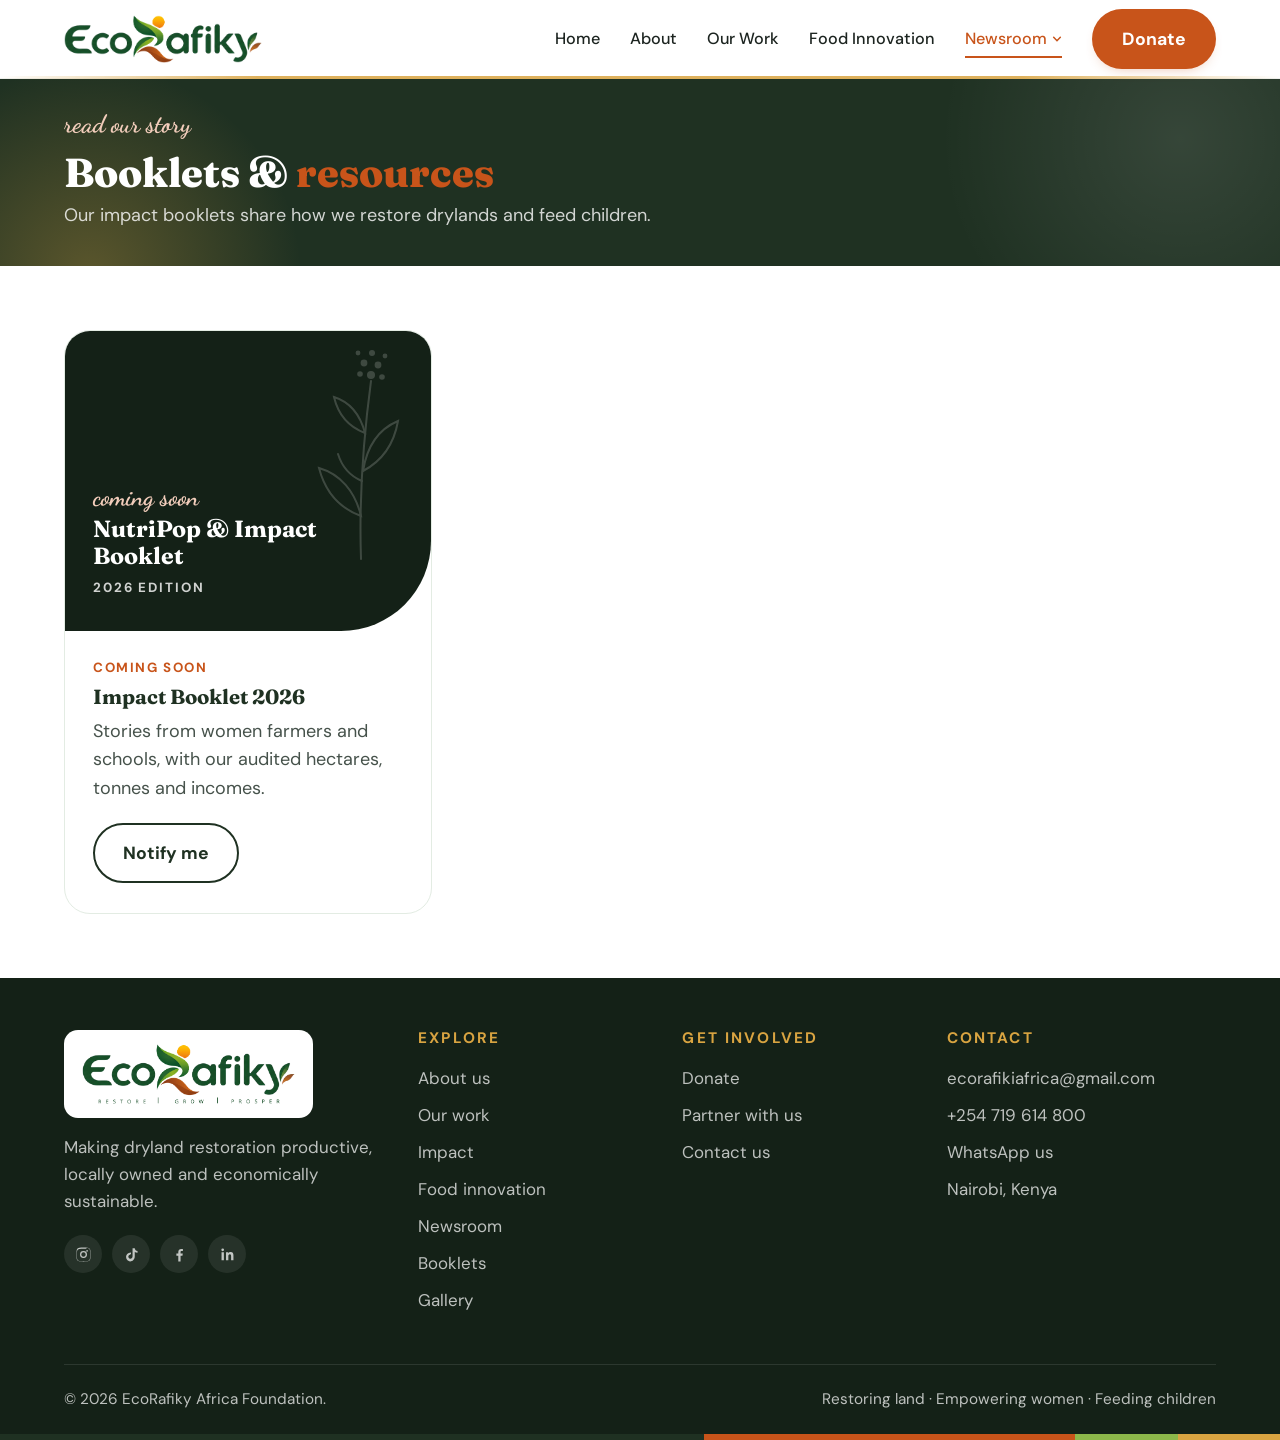
<file: booklets.html>
<!DOCTYPE html>
<html lang="en">
<head>
<meta charset="UTF-8">
<meta name="viewport" content="width=device-width, initial-scale=1.0">
<title>Booklets | EcoRafiky Africa</title>
<meta name="description" content="Download EcoRafiky's project deck, concept note and impact booklets.">
<meta name="theme-color" content="#244129">
<link rel="icon" href="favicon.ico" sizes="any">
<link rel="icon" type="image/png" sizes="32x32" href="images/favicon-32.png">
<link rel="apple-touch-icon" href="images/apple-touch-icon.png">
<link rel="canonical" href="https://www.ecorafiky.org/booklets">
<meta property="og:url" content="https://www.ecorafiky.org/booklets">
<meta property="og:type" content="website">
<meta property="og:site_name" content="EcoRafiky Africa">
<meta property="og:title" content="Booklets | EcoRafiky Africa">
<meta property="og:description" content="Download EcoRafiky&#x27;s project deck, concept note and impact booklets.">
<meta property="og:image" content="https://www.ecorafiky.org/images/share.jpg">
<meta property="og:image:width" content="1200">
<meta property="og:image:height" content="630">
<meta property="og:locale" content="en_KE">
<meta name="twitter:card" content="summary_large_image">
<meta name="twitter:title" content="Booklets | EcoRafiky Africa">
<meta name="twitter:description" content="Download EcoRafiky&#x27;s project deck, concept note and impact booklets.">
<meta name="twitter:image" content="https://www.ecorafiky.org/images/share.jpg">
<script src="js/analytics.js?v=2"></script>
<link rel="preconnect" href="https://fonts.googleapis.com">
<link rel="preconnect" href="https://fonts.gstatic.com" crossorigin>
<link href="https://fonts.googleapis.com/css2?family=Fraunces:ital,opsz,wght@0,9..144,500;0,9..144,700;0,9..144,800;1,9..144,400;1,9..144,600&family=Dancing+Script:wght@500;700&family=DM+Sans:wght@400;500;700&display=swap" rel="stylesheet">
<link rel="stylesheet" href="css/style.css?v=81">
</head>
<body>
<a class="skip" href="#top">Skip to content</a>

<!-- SVG icon sprite -->
<svg width="0" height="0" style="position:absolute" aria-hidden="true">
  <defs>
    <symbol id="i-ig" viewBox="0 0 24 24"><path fill="currentColor" d="M12 2.2c3.2 0 3.6 0 4.8.1 1.2.1 1.8.2 2.2.4.6.2 1 .5 1.4.9.4.4.7.8.9 1.4.2.4.4 1 .4 2.2.1 1.3.1 1.6.1 4.8s0 3.6-.1 4.8c-.1 1.2-.2 1.8-.4 2.2-.2.6-.5 1-.9 1.4-.4.4-.8.7-1.4.9-.4.2-1 .4-2.2.4-1.3.1-1.6.1-4.8.1s-3.6 0-4.8-.1c-1.2-.1-1.8-.2-2.2-.4-.6-.2-1-.5-1.4-.9-.4-.4-.7-.8-.9-1.4-.2-.4-.4-1-.4-2.2C2.2 15.6 2.2 15.2 2.2 12s0-3.6.1-4.8c.1-1.2.2-1.8.4-2.2.2-.6.5-1 .9-1.4.4-.4.8-.7 1.4-.9.4-.2 1-.4 2.2-.4C8.4 2.2 8.8 2.2 12 2.2zm0 1.8c-3.1 0-3.5 0-4.7.1-1.1.1-1.7.2-2.1.4-.5.2-.9.4-1.2.8-.4.4-.6.7-.8 1.2-.2.4-.3 1-.4 2.1C2.7 8.5 2.7 8.9 2.7 12s0 3.5.1 4.7c.1 1.1.2 1.7.4 2.1.2.5.4.9.8 1.2.4.4.7.6 1.2.8.4.2 1 .3 2.1.4 1.2.1 1.6.1 4.7.1s3.5 0 4.7-.1c1.1-.1 1.7-.2 2.1-.4.5-.2.9-.4 1.2-.8.4-.4.6-.7.8-1.2.2-.4.3-1 .4-2.1.1-1.2.1-1.6.1-4.7s0-3.5-.1-4.7c-.1-1.1-.2-1.7-.4-2.1-.2-.5-.4-.9-.8-1.2-.4-.4-.7-.6-1.2-.8-.4-.2-1-.3-2.1-.4C15.5 4 15.1 4 12 4zm0 3.1a4.9 4.9 0 110 9.8 4.9 4.9 0 010-9.8zm0 8a3.1 3.1 0 100-6.2 3.1 3.1 0 000 6.2zm6.2-8.2a1.1 1.1 0 11-2.3 0 1.1 1.1 0 012.3 0z"/></symbol>
    <symbol id="i-tt" viewBox="0 0 24 24"><path fill="currentColor" d="M16.6 3c.3 2.3 1.6 3.8 3.9 4v2.6c-1.3.1-2.5-.3-3.9-1.1v5.9c0 7.4-8.1 9.8-11.3 4.4-2.1-3.5-.8-9.6 6-9.8v2.8c-.5.1-1.1.2-1.6.4-1.5.5-2.4 1.5-2.1 3.2.5 3.2 6.4 4.2 5.9-2.1V3h3.1z"/></symbol>
    <symbol id="i-fb" viewBox="0 0 24 24"><path fill="currentColor" d="M13.5 21.9v-8.1h2.7l.4-3.2h-3.1V8.6c0-.9.3-1.5 1.6-1.5h1.7V4.2c-.3 0-1.3-.1-2.4-.1-2.4 0-4.1 1.5-4.1 4.2v2.3H7.6v3.2h2.7v8.1h3.2z"/></symbol>
    <symbol id="i-li" viewBox="0 0 24 24"><path fill="currentColor" d="M6.9 8.9H3.6V20h3.3V8.9zM5.2 3.5a1.9 1.9 0 100 3.8 1.9 1.9 0 000-3.8zM20.4 13.9c0-3-.6-5.3-4.1-5.3-1.7 0-2.8.9-3.3 1.8V8.9H9.9V20h3.3v-5.5c0-1.5.3-2.9 2.1-2.9 1.8 0 1.8 1.7 1.8 3V20h3.3v-6.1z"/></symbol>
    <symbol id="i-mail" viewBox="0 0 24 24"><path fill="none" stroke="currentColor" stroke-width="1.8" stroke-linecap="round" stroke-linejoin="round" d="M3 6h18v12H3zM3 7l9 6 9-6"/></symbol>
    <symbol id="i-phone" viewBox="0 0 24 24"><path fill="none" stroke="currentColor" stroke-width="1.8" stroke-linecap="round" stroke-linejoin="round" d="M5 4h4l2 5-2.5 1.5a11 11 0 005 5L15 13l5 2v4a2 2 0 01-2 2A16 16 0 013 6a2 2 0 012-2"/></symbol>
    <symbol id="i-wa" viewBox="0 0 24 24"><path fill="currentColor" d="M12 2a10 10 0 00-8.6 15.1L2 22l5-1.3A10 10 0 1012 2zm0 18.2c-1.5 0-3-.4-4.3-1.2l-.3-.2-3 .8.8-2.9-.2-.3A8.2 8.2 0 1112 20.2zm4.5-6.1c-.2-.1-1.5-.7-1.7-.8-.2-.1-.4-.1-.6.1l-.8 1c-.1.2-.3.2-.5.1-.7-.3-1.4-.7-2.1-1.3-.5-.5-1-1.1-1.3-1.7-.1-.2 0-.4.1-.5l.4-.5.3-.4v-.5l-.8-1.8c-.2-.5-.4-.4-.6-.4h-.5c-.2 0-.5.1-.7.3-.3.3-1 .9-1 2.2s1 2.6 1.1 2.8c.1.2 2 3.1 4.9 4.3 1.8.8 2.5.8 3.4.7.6-.1 1.5-.6 1.7-1.2.2-.6.2-1.1.2-1.2-.1-.1-.3-.2-.5-.3z"/></symbol>
    <symbol id="i-photo" viewBox="0 0 24 24"><path fill="none" stroke="currentColor" stroke-width="1.6" stroke-linecap="round" stroke-linejoin="round" d="M3 6h4l2-2h6l2 2h4v13H3zM12 16.5a4 4 0 100-8 4 4 0 000 8z"/></symbol>
    <symbol id="i-video" viewBox="0 0 24 24"><path fill="none" stroke="currentColor" stroke-width="1.6" stroke-linecap="round" stroke-linejoin="round" d="M3 6h13v12H3zM16 10l5-3v10l-5-3"/></symbol>
    <symbol id="i-check" viewBox="0 0 24 24"><path fill="none" stroke="currentColor" stroke-width="2.2" stroke-linecap="round" stroke-linejoin="round" d="M12 22a10 10 0 100-20 10 10 0 000 20zM7.5 12.5l3 3 6-6.5"/></symbol>
    <symbol id="i-arrow" viewBox="0 0 24 24"><path fill="none" stroke="currentColor" stroke-width="2" stroke-linecap="round" stroke-linejoin="round" d="M4 12h16M14 6l6 6-6 6"/></symbol>
    <symbol id="i-leaf" viewBox="0 0 24 24"><path fill="none" stroke="currentColor" stroke-width="1.8" stroke-linecap="round" stroke-linejoin="round" d="M5 21c0-9 5-15 15-16-1 10-7 15-15 16zM5 21l8-8"/></symbol>
    <symbol id="i-sprig" viewBox="0 0 120 220"><g fill="none" stroke="currentColor" stroke-width="2" stroke-linecap="round"><path d="M60 218C58 160 62 100 70 40"/><path d="M60 175c-22-8-36-25-42-48 21 6 36 23 42 48z"/><path d="M61 140c-12-5-20-14-24-27"/><path d="M62 130c19-10 31-27 35-50-19 8-31 25-35 50z"/><path d="M64 92c-16-6-27-19-31-36 16 5 26 17 31 36z"/></g><g fill="currentColor"><circle cx="70" cy="34" r="4"/><circle cx="77" cy="24" r="3.4"/><circle cx="63" cy="22" r="3.4"/><circle cx="71" cy="12" r="3"/><circle cx="81" cy="36" r="2.8"/><circle cx="59" cy="33" r="2.8"/><circle cx="84" cy="15" r="2.4"/><circle cx="57" cy="12" r="2.4"/></g></symbol>
  </defs>
</svg>

<!-- Nav -->
<header class="nav">
  <div class="wrap">
    <a href="/" class="logo" aria-label="EcoRafiky home">
      <img src="images/logo-ecorafiky.png" alt="EcoRafiky" width="198" height="48">
    </a>
    <nav class="menu" id="menu">
      <a href="/">Home</a>
      <a href="about">About</a>
      <a href="our-work">Our Work</a>
      <a href="nutripop">Food Innovation</a>
      <div class="dd">
        <a href="newsroom" class="dd-top">Newsroom <svg class="caret" viewBox="0 0 12 12" width="10" height="10" aria-hidden="true"><path d="M2 4l4 4 4-4" fill="none" stroke="currentColor" stroke-width="1.8" stroke-linecap="round"/></svg></a>
        <div class="dd-menu">
          <a href="newsroom">Newsroom</a>
          <a href="booklets">Booklets</a>
        </div>
      </div>
      <a href="donate" class="btn btn-orange">Donate</a>
    </nav>
    <button class="burger" id="burger" aria-label="Open menu" aria-expanded="false"><span></span><span></span><span></span></button>
  </div>
</header>


<main id="top">

<section class="page-hero">
  <div class="wrap">
    <span class="script light">read our story</span>
    <h1>Booklets & <em>resources</em></h1>
    <p>Our impact booklets share how we restore drylands and feed children.</p>
  </div>
</section>
<section class="section">
  <div class="wrap">
    <div class="booklets">
      <div class="booklet reveal">
        <div class="cover c3"><span class="script light">coming soon</span><b>NutriPop & Impact Booklet</b><small>2026 edition</small><svg class="sprig" aria-hidden="true"><use href="#i-sprig"/></svg></div>
        <div class="bk-body"><span class="news-tag">Coming soon</span><h3>Impact Booklet 2026</h3><p>Stories from women farmers and schools, with our audited hectares, tonnes and incomes.</p>
          <div class="bk-btns"><a href="mailto:ecorafikiafrica@gmail.com?subject=Notify%20me%20about%20new%20booklets" class="btn btn-outline">Notify me</a></div></div>
      </div>
    </div>
  </div>
</section>
</main>

<!-- Footer -->
<footer>
  <div class="wrap">
    <div class="fgrid">
      <div>
        <a href="/" class="logo" aria-label="EcoRafiky home">
          <img src="images/logo-ecorafiky-full.png" alt="EcoRafiky: Restore, Grow, Prosper" width="213" height="60">
        </a>
        <p>Making dryland restoration productive, locally owned and economically sustainable.</p>
        <div class="socials">
          <a href="https://www.instagram.com/eco_rafiky?dlrf=MTA3dzAyN3Nncm9vYg%3D%3D&utm_source=qr" target="_blank" rel="noopener" aria-label="Instagram"><svg width="17" height="17"><use href="#i-ig"/></svg></a>
          <a href="https://www.tiktok.com/@eco_rafiky?_r=1&_t=ZS-9B5zdMB7QZi" target="_blank" rel="noopener" aria-label="TikTok"><svg width="17" height="17"><use href="#i-tt"/></svg></a>
          <a href="https://www.facebook.com/share/1C9s49rXTb/?mibextid=wwXIfr" target="_blank" rel="noopener" aria-label="Facebook"><svg width="17" height="17"><use href="#i-fb"/></svg></a>
          <a href="https://www.linkedin.com/company/eco-rafiki-africa-foundation/" target="_blank" rel="noopener" aria-label="LinkedIn"><svg width="17" height="17"><use href="#i-li"/></svg></a>
        </div>
      </div>
      <div>
        <h4>Explore</h4>
        <ul><li><a href="about">About us</a></li><li><a href="our-work">Our work</a></li><li><a href="impact">Impact</a></li><li><a href="nutripop">Food innovation</a></li><li><a href="newsroom">Newsroom</a></li><li><a href="booklets">Booklets</a></li><li><a href="gallery">Gallery</a></li></ul>
      </div>
      <div>
        <h4>Get involved</h4>
        <ul><li><a href="donate">Donate</a></li><li><a href="donate">Partner with us</a></li><li><a href="donate#reach">Contact us</a></li></ul>
      </div>
      <div>
        <h4>Contact</h4>
        <ul>
          <li><a href="mailto:ecorafikiafrica@gmail.com">ecorafikiafrica@gmail.com</a></li>
          <li><a href="tel:+254719614800">+254 719 614 800</a></li>
          <li><a href="https://wa.me/254719614800" target="_blank" rel="noopener">WhatsApp us</a></li>
          <li>Nairobi, Kenya</li>
        </ul>
      </div>
    </div>
    <div class="fbottom">
      <span>© <span class="yr">2026</span> EcoRafiky Africa Foundation.</span>
      <span>Restoring land · Empowering women · Feeding children</span>
    </div>
  </div>
  <div class="stripe"></div>
</footer>


<script src="js/main.js?v=61"></script>
</body>
</html>
</file>
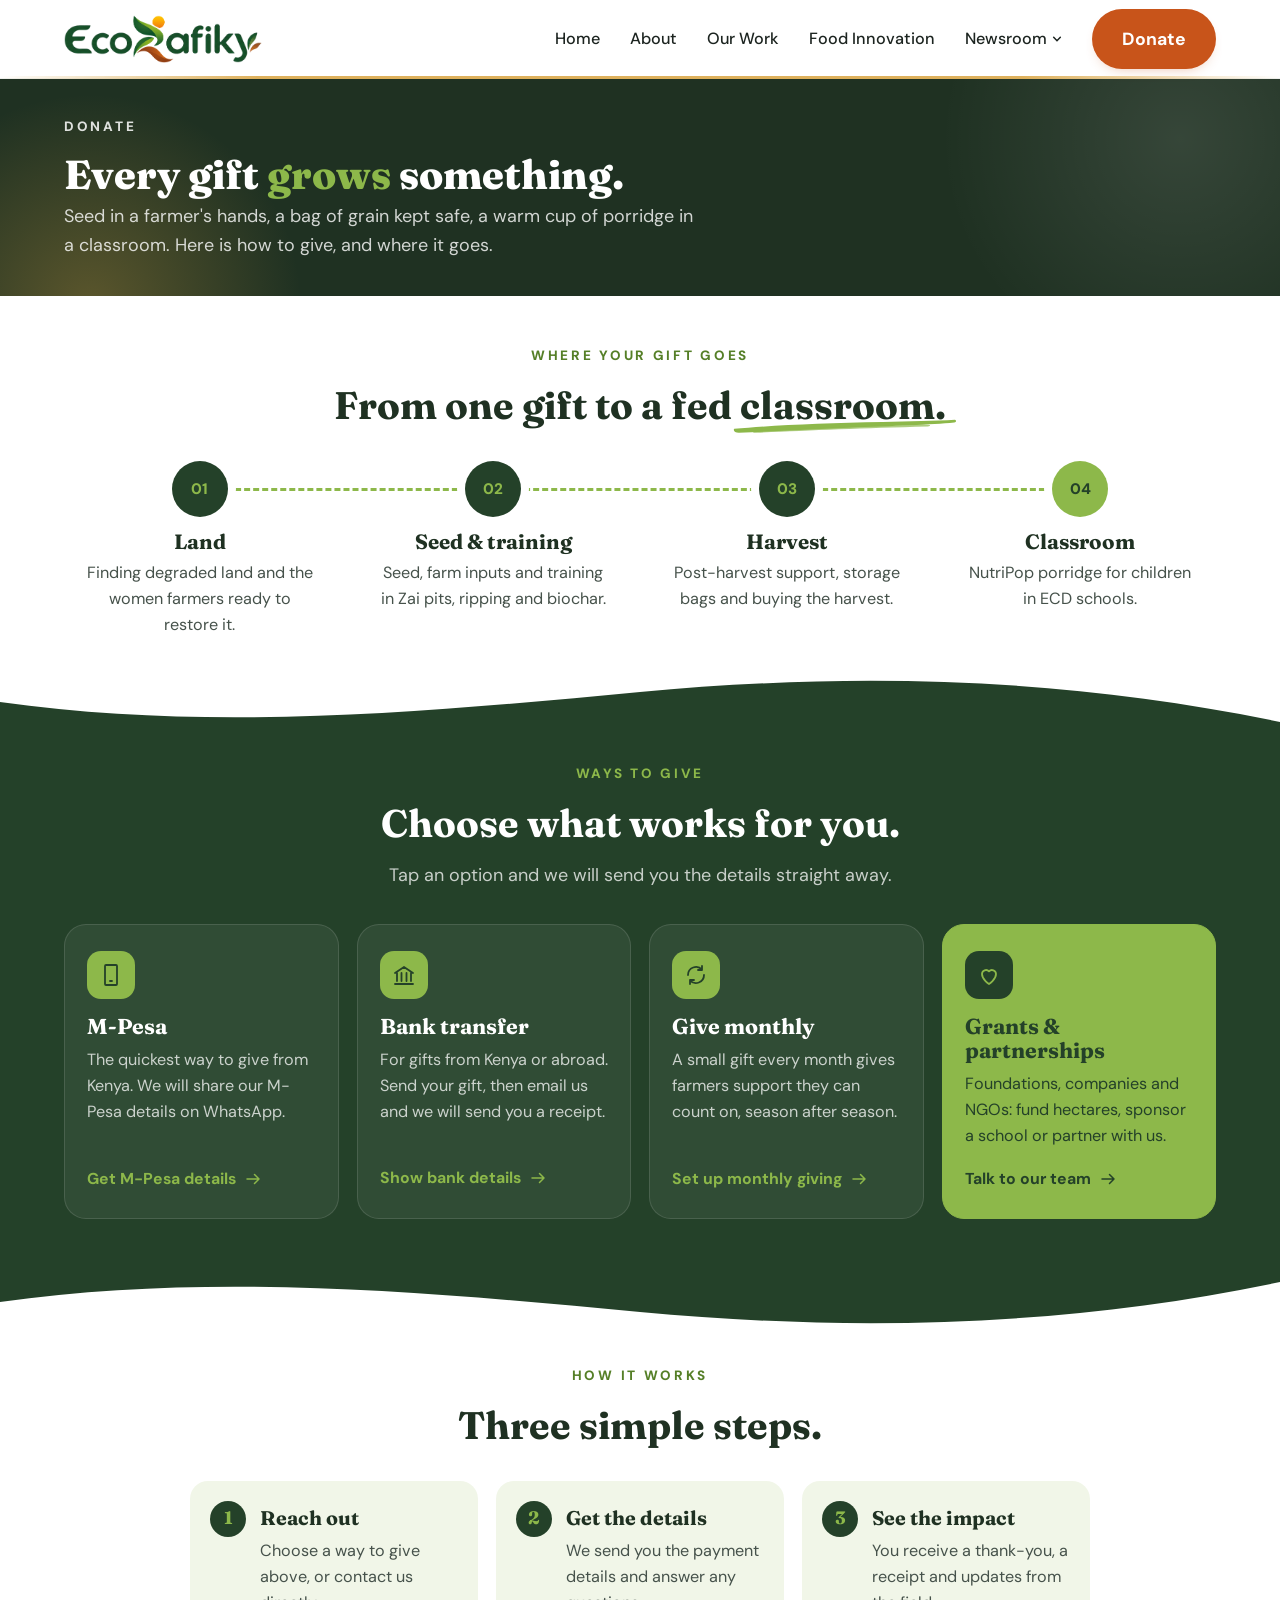
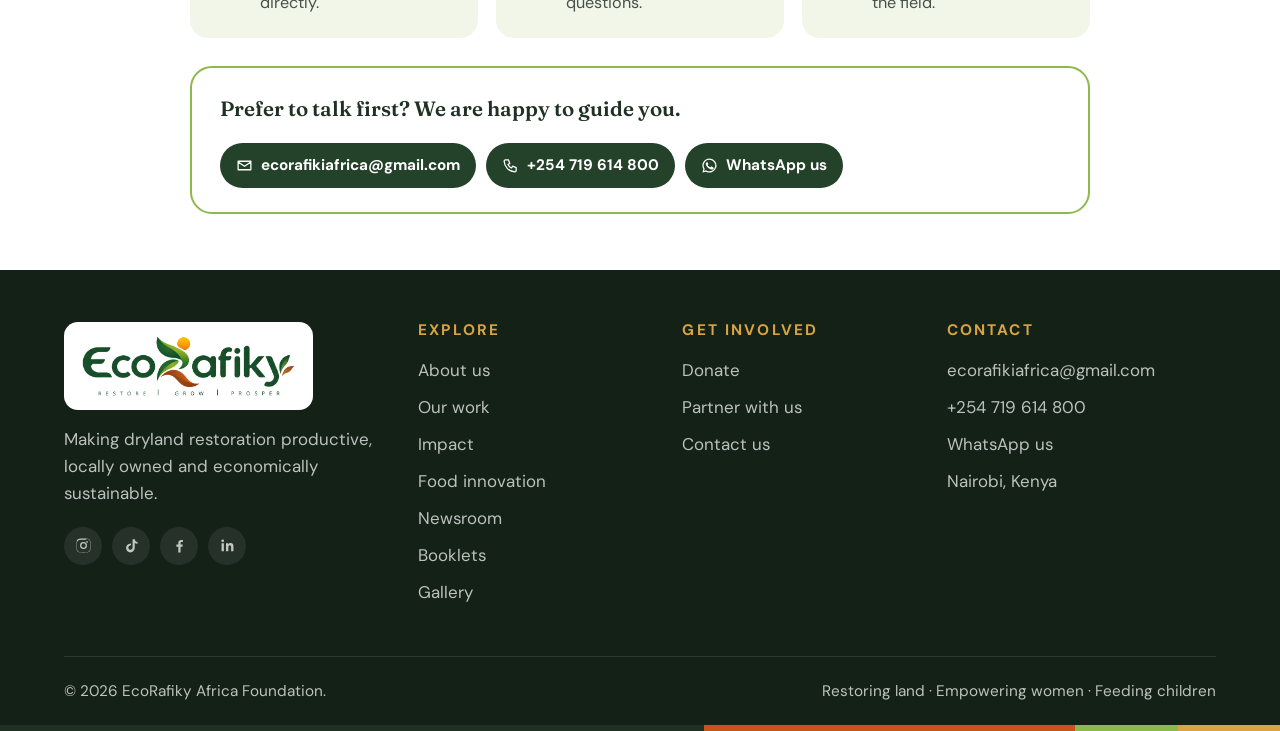
<file: donate.html>
<!DOCTYPE html>
<html lang="en">
<head>
<meta charset="UTF-8">
<meta name="viewport" content="width=device-width, initial-scale=1.0">
<title>Donate | EcoRafiky Africa</title>
<meta name="description" content="Give to EcoRafiky by M-Pesa, bank transfer, monthly or as a grant, and help restore Kenya's drylands and feed children.">
<meta name="theme-color" content="#244129">
<link rel="icon" href="favicon.ico" sizes="any">
<link rel="icon" type="image/png" sizes="32x32" href="images/favicon-32.png">
<link rel="apple-touch-icon" href="images/apple-touch-icon.png">
<link rel="canonical" href="https://www.ecorafiky.org/donate">
<meta property="og:url" content="https://www.ecorafiky.org/donate">
<meta property="og:type" content="website">
<meta property="og:site_name" content="EcoRafiky Africa">
<meta property="og:title" content="Donate | EcoRafiky Africa">
<meta property="og:description" content="Give to EcoRafiky by M-Pesa, bank transfer, monthly or as a grant, and help restore Kenya&#x27;s drylands and feed children.">
<meta property="og:image" content="https://www.ecorafiky.org/images/share.jpg">
<meta property="og:image:width" content="1200">
<meta property="og:image:height" content="630">
<meta property="og:locale" content="en_KE">
<meta name="twitter:card" content="summary_large_image">
<meta name="twitter:title" content="Donate | EcoRafiky Africa">
<meta name="twitter:description" content="Give to EcoRafiky by M-Pesa, bank transfer, monthly or as a grant, and help restore Kenya&#x27;s drylands and feed children.">
<meta name="twitter:image" content="https://www.ecorafiky.org/images/share.jpg">
<script src="js/analytics.js?v=2"></script>
<link rel="preconnect" href="https://fonts.googleapis.com">
<link rel="preconnect" href="https://fonts.gstatic.com" crossorigin>
<link href="https://fonts.googleapis.com/css2?family=Fraunces:ital,opsz,wght@0,9..144,500;0,9..144,700;0,9..144,800;1,9..144,400;1,9..144,600&family=Dancing+Script:wght@500;700&family=DM+Sans:wght@400;500;700&display=swap" rel="stylesheet">
<link rel="stylesheet" href="css/style.css?v=81">
</head>
<body>
<a class="skip" href="#top">Skip to content</a>

<!-- SVG icon sprite -->
<svg width="0" height="0" style="position:absolute" aria-hidden="true">
  <defs>
    <symbol id="i-ig" viewBox="0 0 24 24"><path fill="currentColor" d="M12 2.2c3.2 0 3.6 0 4.8.1 1.2.1 1.8.2 2.2.4.6.2 1 .5 1.4.9.4.4.7.8.9 1.4.2.4.4 1 .4 2.2.1 1.3.1 1.6.1 4.8s0 3.6-.1 4.8c-.1 1.2-.2 1.8-.4 2.2-.2.6-.5 1-.9 1.4-.4.4-.8.7-1.4.9-.4.2-1 .4-2.2.4-1.3.1-1.6.1-4.8.1s-3.6 0-4.8-.1c-1.2-.1-1.8-.2-2.2-.4-.6-.2-1-.5-1.4-.9-.4-.4-.7-.8-.9-1.4-.2-.4-.4-1-.4-2.2C2.2 15.6 2.2 15.2 2.2 12s0-3.6.1-4.8c.1-1.2.2-1.8.4-2.2.2-.6.5-1 .9-1.4.4-.4.8-.7 1.4-.9.4-.2 1-.4 2.2-.4C8.4 2.2 8.8 2.2 12 2.2zm0 1.8c-3.1 0-3.5 0-4.7.1-1.1.1-1.7.2-2.1.4-.5.2-.9.4-1.2.8-.4.4-.6.7-.8 1.2-.2.4-.3 1-.4 2.1C2.7 8.5 2.7 8.9 2.7 12s0 3.5.1 4.7c.1 1.1.2 1.7.4 2.1.2.5.4.9.8 1.2.4.4.7.6 1.2.8.4.2 1 .3 2.1.4 1.2.1 1.6.1 4.7.1s3.5 0 4.7-.1c1.1-.1 1.7-.2 2.1-.4.5-.2.9-.4 1.2-.8.4-.4.6-.7.8-1.2.2-.4.3-1 .4-2.1.1-1.2.1-1.6.1-4.7s0-3.5-.1-4.7c-.1-1.1-.2-1.7-.4-2.1-.2-.5-.4-.9-.8-1.2-.4-.4-.7-.6-1.2-.8-.4-.2-1-.3-2.1-.4C15.5 4 15.1 4 12 4zm0 3.1a4.9 4.9 0 110 9.8 4.9 4.9 0 010-9.8zm0 8a3.1 3.1 0 100-6.2 3.1 3.1 0 000 6.2zm6.2-8.2a1.1 1.1 0 11-2.3 0 1.1 1.1 0 012.3 0z"/></symbol>
    <symbol id="i-tt" viewBox="0 0 24 24"><path fill="currentColor" d="M16.6 3c.3 2.3 1.6 3.8 3.9 4v2.6c-1.3.1-2.5-.3-3.9-1.1v5.9c0 7.4-8.1 9.8-11.3 4.4-2.1-3.5-.8-9.6 6-9.8v2.8c-.5.1-1.1.2-1.6.4-1.5.5-2.4 1.5-2.1 3.2.5 3.2 6.4 4.2 5.9-2.1V3h3.1z"/></symbol>
    <symbol id="i-fb" viewBox="0 0 24 24"><path fill="currentColor" d="M13.5 21.9v-8.1h2.7l.4-3.2h-3.1V8.6c0-.9.3-1.5 1.6-1.5h1.7V4.2c-.3 0-1.3-.1-2.4-.1-2.4 0-4.1 1.5-4.1 4.2v2.3H7.6v3.2h2.7v8.1h3.2z"/></symbol>
    <symbol id="i-li" viewBox="0 0 24 24"><path fill="currentColor" d="M6.9 8.9H3.6V20h3.3V8.9zM5.2 3.5a1.9 1.9 0 100 3.8 1.9 1.9 0 000-3.8zM20.4 13.9c0-3-.6-5.3-4.1-5.3-1.7 0-2.8.9-3.3 1.8V8.9H9.9V20h3.3v-5.5c0-1.5.3-2.9 2.1-2.9 1.8 0 1.8 1.7 1.8 3V20h3.3v-6.1z"/></symbol>
    <symbol id="i-mail" viewBox="0 0 24 24"><path fill="none" stroke="currentColor" stroke-width="1.8" stroke-linecap="round" stroke-linejoin="round" d="M3 6h18v12H3zM3 7l9 6 9-6"/></symbol>
    <symbol id="i-phone" viewBox="0 0 24 24"><path fill="none" stroke="currentColor" stroke-width="1.8" stroke-linecap="round" stroke-linejoin="round" d="M5 4h4l2 5-2.5 1.5a11 11 0 005 5L15 13l5 2v4a2 2 0 01-2 2A16 16 0 013 6a2 2 0 012-2"/></symbol>
    <symbol id="i-wa" viewBox="0 0 24 24"><path fill="currentColor" d="M12 2a10 10 0 00-8.6 15.1L2 22l5-1.3A10 10 0 1012 2zm0 18.2c-1.5 0-3-.4-4.3-1.2l-.3-.2-3 .8.8-2.9-.2-.3A8.2 8.2 0 1112 20.2zm4.5-6.1c-.2-.1-1.5-.7-1.7-.8-.2-.1-.4-.1-.6.1l-.8 1c-.1.2-.3.2-.5.1-.7-.3-1.4-.7-2.1-1.3-.5-.5-1-1.1-1.3-1.7-.1-.2 0-.4.1-.5l.4-.5.3-.4v-.5l-.8-1.8c-.2-.5-.4-.4-.6-.4h-.5c-.2 0-.5.1-.7.3-.3.3-1 .9-1 2.2s1 2.6 1.1 2.8c.1.2 2 3.1 4.9 4.3 1.8.8 2.5.8 3.4.7.6-.1 1.5-.6 1.7-1.2.2-.6.2-1.1.2-1.2-.1-.1-.3-.2-.5-.3z"/></symbol>
    <symbol id="i-photo" viewBox="0 0 24 24"><path fill="none" stroke="currentColor" stroke-width="1.6" stroke-linecap="round" stroke-linejoin="round" d="M3 6h4l2-2h6l2 2h4v13H3zM12 16.5a4 4 0 100-8 4 4 0 000 8z"/></symbol>
    <symbol id="i-video" viewBox="0 0 24 24"><path fill="none" stroke="currentColor" stroke-width="1.6" stroke-linecap="round" stroke-linejoin="round" d="M3 6h13v12H3zM16 10l5-3v10l-5-3"/></symbol>
    <symbol id="i-check" viewBox="0 0 24 24"><path fill="none" stroke="currentColor" stroke-width="2.2" stroke-linecap="round" stroke-linejoin="round" d="M12 22a10 10 0 100-20 10 10 0 000 20zM7.5 12.5l3 3 6-6.5"/></symbol>
    <symbol id="i-arrow" viewBox="0 0 24 24"><path fill="none" stroke="currentColor" stroke-width="2" stroke-linecap="round" stroke-linejoin="round" d="M4 12h16M14 6l6 6-6 6"/></symbol>
    <symbol id="i-leaf" viewBox="0 0 24 24"><path fill="none" stroke="currentColor" stroke-width="1.8" stroke-linecap="round" stroke-linejoin="round" d="M5 21c0-9 5-15 15-16-1 10-7 15-15 16zM5 21l8-8"/></symbol>
    <symbol id="i-sprig" viewBox="0 0 120 220"><g fill="none" stroke="currentColor" stroke-width="2" stroke-linecap="round"><path d="M60 218C58 160 62 100 70 40"/><path d="M60 175c-22-8-36-25-42-48 21 6 36 23 42 48z"/><path d="M61 140c-12-5-20-14-24-27"/><path d="M62 130c19-10 31-27 35-50-19 8-31 25-35 50z"/><path d="M64 92c-16-6-27-19-31-36 16 5 26 17 31 36z"/></g><g fill="currentColor"><circle cx="70" cy="34" r="4"/><circle cx="77" cy="24" r="3.4"/><circle cx="63" cy="22" r="3.4"/><circle cx="71" cy="12" r="3"/><circle cx="81" cy="36" r="2.8"/><circle cx="59" cy="33" r="2.8"/><circle cx="84" cy="15" r="2.4"/><circle cx="57" cy="12" r="2.4"/></g></symbol>
  </defs>
</svg>

<!-- Nav -->
<header class="nav">
  <div class="wrap">
    <a href="/" class="logo" aria-label="EcoRafiky home">
      <img src="images/logo-ecorafiky.png" alt="EcoRafiky" width="198" height="48">
    </a>
    <nav class="menu" id="menu">
      <a href="/">Home</a>
      <a href="about">About</a>
      <a href="our-work">Our Work</a>
      <a href="nutripop">Food Innovation</a>
      <div class="dd">
        <a href="newsroom" class="dd-top">Newsroom <svg class="caret" viewBox="0 0 12 12" width="10" height="10" aria-hidden="true"><path d="M2 4l4 4 4-4" fill="none" stroke="currentColor" stroke-width="1.8" stroke-linecap="round"/></svg></a>
        <div class="dd-menu">
          <a href="newsroom">Newsroom</a>
          <a href="booklets">Booklets</a>
        </div>
      </div>
      <a href="donate" class="btn btn-orange">Donate</a>
    </nav>
    <button class="burger" id="burger" aria-label="Open menu" aria-expanded="false"><span></span><span></span><span></span></button>
  </div>
</header>


<main id="top">

<section class="page-hero dn-hero">
  <div class="wrap">
    <span class="eyebrow">Donate</span>
    <h1>Every gift <em>grows</em> something.</h1>
    <p>Seed in a farmer's hands, a bag of grain kept safe, a warm cup of porridge in a classroom. Here is how to give, and where it goes.</p>
  </div>
</section>


<!-- Where your gift goes -->
<section class="dn-path">
  <div class="wrap">
    <div class="section-head center reveal">
      <span class="eyebrow">Where your gift goes</span>
      <h2>From one gift to a fed <span class="pop">classroom.</span></h2>
    </div>
    <ol class="dn-journey reveal">
      <li><span class="dn-dot">01</span><h3>Land</h3><p>Finding degraded land and the women farmers ready to restore it.</p></li>
      <li><span class="dn-dot">02</span><h3>Seed &amp; training</h3><p>Seed, farm inputs and training in Zai pits, ripping and biochar.</p></li>
      <li><span class="dn-dot">03</span><h3>Harvest</h3><p>Post-harvest support, storage bags and buying the harvest.</p></li>
      <li><span class="dn-dot">04</span><h3>Classroom</h3><p>NutriPop porridge for children in ECD schools.</p></li>
    </ol>
  </div>
</section>


<!-- Ways to give -->
<section class="dn-ways">
  <svg class="wave wave-top" viewBox="0 0 1440 70" preserveAspectRatio="none" aria-hidden="true"><path d="M0 30c240 30 480 10 720-10s480-15 720 30V0H0z" fill="#FFFFFF"/></svg>
  <div class="wrap">
    <div class="section-head center reveal">
      <span class="eyebrow">Ways to give</span>
      <h2>Choose what works for you.</h2>
      <p>Tap an option and we will send you the details straight away.</p>
    </div>
    <div class="dn-cards">
      <article class="dn-card reveal">
        <span class="dn-ic"><svg viewBox="0 0 24 24" aria-hidden="true"><path fill="none" stroke="currentColor" stroke-width="1.8" stroke-linecap="round" stroke-linejoin="round" d="M7 2h10a1 1 0 011 1v18a1 1 0 01-1 1H7a1 1 0 01-1-1V3a1 1 0 011-1zM11 18h2"/></svg></span>
        <h3>M-Pesa</h3>
        <p>The quickest way to give from Kenya. We will share our M-Pesa details on WhatsApp.</p>
        <a href="https://wa.me/254719614800?text=Hello%20EcoRafiky%2C%20I%27d%20like%20to%20donate%20by%20M-Pesa.%20Please%20share%20the%20details." target="_blank" rel="noopener" class="dn-btn">Get M-Pesa details <svg width="18" height="18"><use href="#i-arrow"/></svg></a>
      </article>
      <article class="dn-card reveal">
        <span class="dn-ic"><svg viewBox="0 0 24 24" aria-hidden="true"><path fill="none" stroke="currentColor" stroke-width="1.8" stroke-linecap="round" stroke-linejoin="round" d="M3 10l9-6 9 6M5 10v8M9.5 10v8M14.5 10v8M19 10v8M3 21h18"/></svg></span>
        <h3>Bank transfer</h3>
        <p>For gifts from Kenya or abroad. Send your gift, then email us and we will send you a receipt.</p>
        <details class="dn-bank">
          <summary class="dn-btn">Show bank details <svg width="18" height="18"><use href="#i-arrow"/></svg></summary>
          <dl>
            <div><dt>Bank</dt><dd>Co-op Bank</dd></div>
            <div><dt>Account number</dt><dd class="dn-acc"><span>0110344355000</span><button type="button" class="dn-copy" data-copy="0110344355000">Copy</button></dd></div>
            <div><dt>Account name</dt><dd>ECORAFIKY COLLECTIVE FOR CLIMATE ADAPTATION (ECCA) LTD</dd></div>
          </dl>
          <a href="mailto:ecorafikiafrica@gmail.com?subject=Bank%20transfer%20donation&body=Hello%20EcoRafiky%2C%0A%0AI%27ve%20sent%20a%20donation%20by%20bank%20transfer.%20Please%20send%20me%20a%20receipt." class="dn-receipt">Email us for a receipt</a>
        </details>
      </article>
      <article class="dn-card reveal">
        <span class="dn-ic"><svg viewBox="0 0 24 24" aria-hidden="true"><path fill="none" stroke="currentColor" stroke-width="1.8" stroke-linecap="round" stroke-linejoin="round" d="M4 12a8 8 0 0114-5.3M20 12a8 8 0 01-14 5.3M18 3v4h-4M6 21v-4h4"/></svg></span>
        <h3>Give monthly</h3>
        <p>A small gift every month gives farmers support they can count on, season after season.</p>
        <a href="mailto:ecorafikiafrica@gmail.com?subject=Monthly%20giving&body=Hello%20EcoRafiky%2C%0A%0AI%27d%20like%20to%20give%20monthly.%20Please%20tell%20me%20how." class="dn-btn">Set up monthly giving <svg width="18" height="18"><use href="#i-arrow"/></svg></a>
      </article>
      <article class="dn-card dn-card-hl reveal">
        <span class="dn-ic"><svg viewBox="0 0 24 24" aria-hidden="true"><path fill="none" stroke="currentColor" stroke-width="1.8" stroke-linecap="round" stroke-linejoin="round" d="M12 21s-7-4.4-7-10a4 4 0 017-2.6A4 4 0 0119 11c0 5.6-7 10-7 10z"/></svg></span>
        <h3>Grants &amp; partnerships</h3>
        <p>Foundations, companies and NGOs: fund hectares, sponsor a school or partner with us.</p>
        <a href="mailto:ecorafikiafrica@gmail.com?subject=Grant%20or%20partnership" class="dn-btn">Talk to our team <svg width="18" height="18"><use href="#i-arrow"/></svg></a>
      </article>
    </div>
  </div>
  <svg class="wave" viewBox="0 0 1440 70" preserveAspectRatio="none" aria-hidden="true"><path d="M0 40c240-30 480-10 720 10s480 15 720-30v50H0z" fill="#FFFFFF"/></svg>
</section>


<!-- How it works -->
<section class="dn-how">
  <div class="wrap">
    <div class="section-head center reveal">
      <span class="eyebrow">How it works</span>
      <h2>Three simple steps.</h2>
    </div>
    <ol class="dn-steps reveal">
      <li><b>Reach out</b><p>Choose a way to give above, or contact us directly.</p></li>
      <li><b>Get the details</b><p>We send you the payment details and answer any questions.</p></li>
      <li><b>See the impact</b><p>You receive a thank-you, a receipt and updates from the field.</p></li>
    </ol>
    <div class="dn-talk reveal" id="reach">
      <p>Prefer to talk first? We are happy to guide you.</p>
      <div class="dn-links">
        <a href="mailto:ecorafikiafrica@gmail.com"><svg><use href="#i-mail"/></svg>ecorafikiafrica@gmail.com</a>
        <a href="tel:+254719614800"><svg><use href="#i-phone"/></svg>+254 719 614 800</a>
        <a href="https://wa.me/254719614800" target="_blank" rel="noopener"><svg><use href="#i-wa"/></svg>WhatsApp us</a>
      </div>
    </div>
  </div>
</section>

</main>

<!-- Footer -->
<footer>
  <div class="wrap">
    <div class="fgrid">
      <div>
        <a href="/" class="logo" aria-label="EcoRafiky home">
          <img src="images/logo-ecorafiky-full.png" alt="EcoRafiky: Restore, Grow, Prosper" width="213" height="60">
        </a>
        <p>Making dryland restoration productive, locally owned and economically sustainable.</p>
        <div class="socials">
          <a href="https://www.instagram.com/eco_rafiky?dlrf=MTA3dzAyN3Nncm9vYg%3D%3D&utm_source=qr" target="_blank" rel="noopener" aria-label="Instagram"><svg width="17" height="17"><use href="#i-ig"/></svg></a>
          <a href="https://www.tiktok.com/@eco_rafiky?_r=1&_t=ZS-9B5zdMB7QZi" target="_blank" rel="noopener" aria-label="TikTok"><svg width="17" height="17"><use href="#i-tt"/></svg></a>
          <a href="https://www.facebook.com/share/1C9s49rXTb/?mibextid=wwXIfr" target="_blank" rel="noopener" aria-label="Facebook"><svg width="17" height="17"><use href="#i-fb"/></svg></a>
          <a href="https://www.linkedin.com/company/eco-rafiki-africa-foundation/" target="_blank" rel="noopener" aria-label="LinkedIn"><svg width="17" height="17"><use href="#i-li"/></svg></a>
        </div>
      </div>
      <div>
        <h4>Explore</h4>
        <ul><li><a href="about">About us</a></li><li><a href="our-work">Our work</a></li><li><a href="impact">Impact</a></li><li><a href="nutripop">Food innovation</a></li><li><a href="newsroom">Newsroom</a></li><li><a href="booklets">Booklets</a></li><li><a href="gallery">Gallery</a></li></ul>
      </div>
      <div>
        <h4>Get involved</h4>
        <ul><li><a href="donate">Donate</a></li><li><a href="donate">Partner with us</a></li><li><a href="donate#reach">Contact us</a></li></ul>
      </div>
      <div>
        <h4>Contact</h4>
        <ul>
          <li><a href="mailto:ecorafikiafrica@gmail.com">ecorafikiafrica@gmail.com</a></li>
          <li><a href="tel:+254719614800">+254 719 614 800</a></li>
          <li><a href="https://wa.me/254719614800" target="_blank" rel="noopener">WhatsApp us</a></li>
          <li>Nairobi, Kenya</li>
        </ul>
      </div>
    </div>
    <div class="fbottom">
      <span>© <span class="yr">2026</span> EcoRafiky Africa Foundation.</span>
      <span>Restoring land · Empowering women · Feeding children</span>
    </div>
  </div>
  <div class="stripe"></div>
</footer>


<script src="js/main.js?v=61"></script>
</body>
</html>
</file>
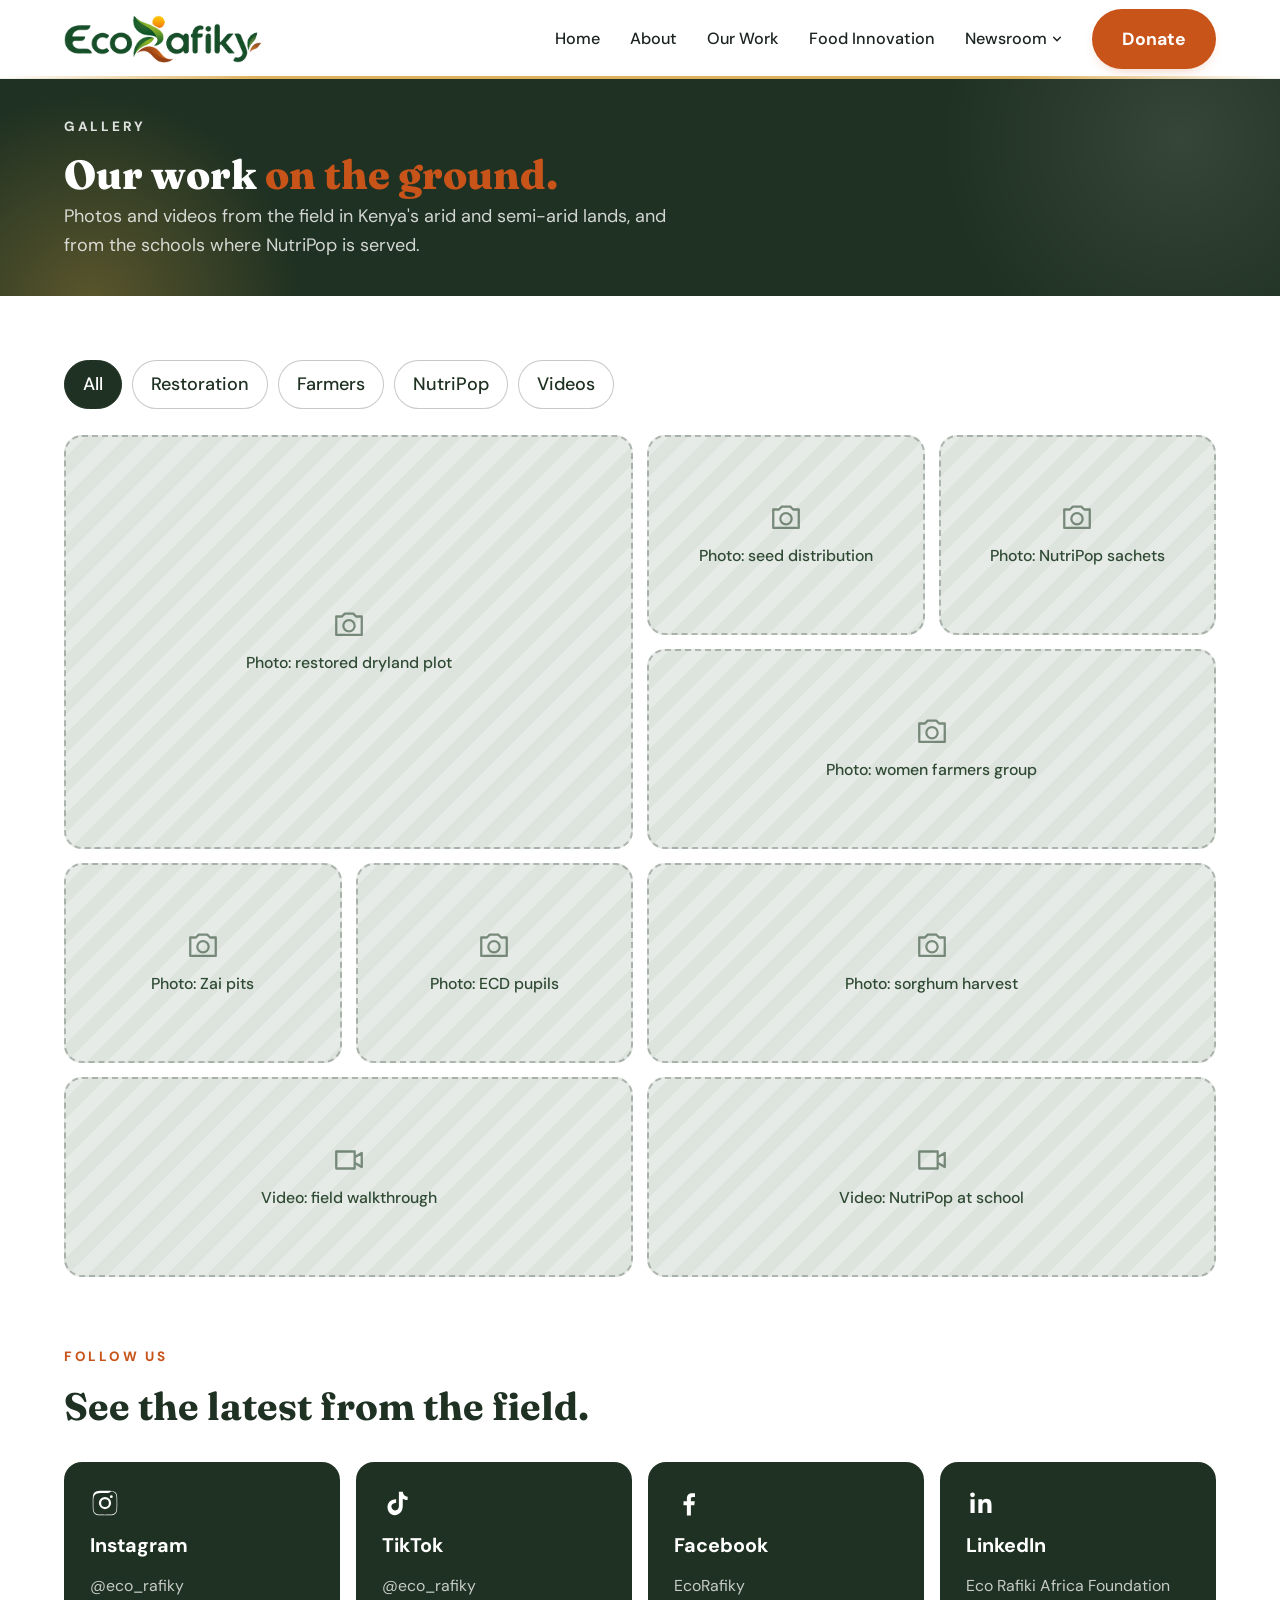
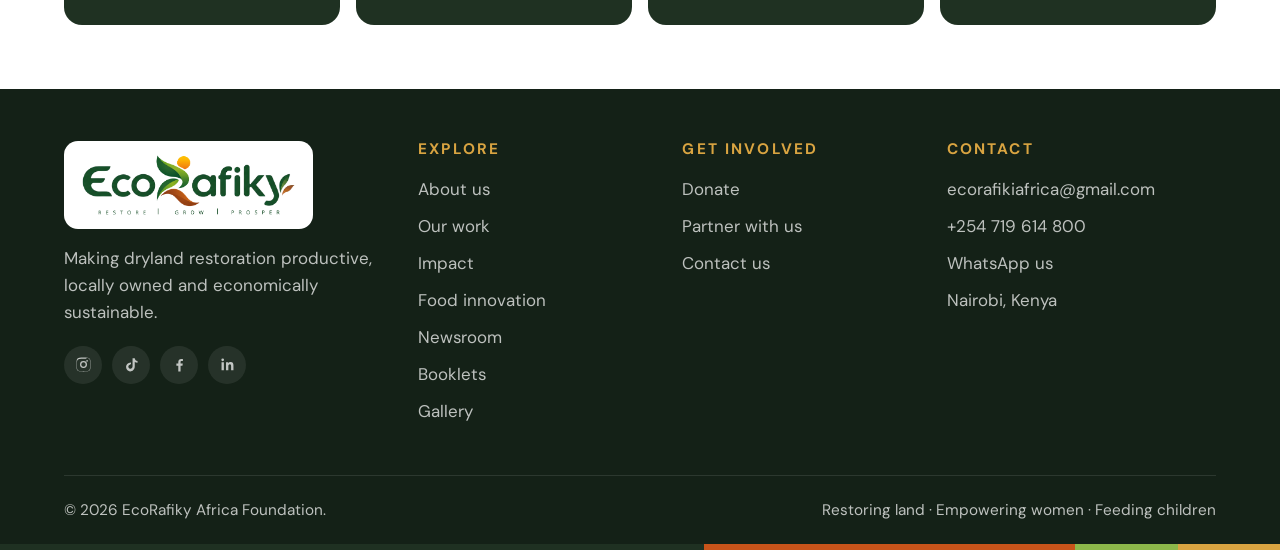
<file: gallery.html>
<!DOCTYPE html>
<html lang="en">
<head>
<meta charset="UTF-8">
<meta name="viewport" content="width=device-width, initial-scale=1.0">
<title>Gallery | EcoRafiky Africa</title>
<meta name="description" content="Photos and videos from EcoRafiky's restoration work in Kenya's arid and semi-arid lands, and NutriPop in schools.">
<meta name="theme-color" content="#244129">
<link rel="icon" href="favicon.ico" sizes="any">
<link rel="icon" type="image/png" sizes="32x32" href="images/favicon-32.png">
<link rel="apple-touch-icon" href="images/apple-touch-icon.png">
<link rel="canonical" href="https://www.ecorafiky.org/gallery">
<meta property="og:url" content="https://www.ecorafiky.org/gallery">
<meta property="og:type" content="website">
<meta property="og:site_name" content="EcoRafiky Africa">
<meta property="og:title" content="Gallery | EcoRafiky Africa">
<meta property="og:description" content="Photos and videos from EcoRafiky&#x27;s restoration work in Kenya's arid and semi-arid lands, and NutriPop in schools.">
<meta property="og:image" content="https://www.ecorafiky.org/images/share.jpg">
<meta property="og:image:width" content="1200">
<meta property="og:image:height" content="630">
<meta property="og:locale" content="en_KE">
<meta name="twitter:card" content="summary_large_image">
<meta name="twitter:title" content="Gallery | EcoRafiky Africa">
<meta name="twitter:description" content="Photos and videos from EcoRafiky&#x27;s restoration work in Kenya's arid and semi-arid lands, and NutriPop in schools.">
<meta name="twitter:image" content="https://www.ecorafiky.org/images/share.jpg">
<script src="js/analytics.js?v=2"></script>
<link rel="preconnect" href="https://fonts.googleapis.com">
<link rel="preconnect" href="https://fonts.gstatic.com" crossorigin>
<link href="https://fonts.googleapis.com/css2?family=Fraunces:ital,opsz,wght@0,9..144,500;0,9..144,700;0,9..144,800;1,9..144,400;1,9..144,600&family=Dancing+Script:wght@500;700&family=DM+Sans:wght@400;500;700&display=swap" rel="stylesheet">
<link rel="stylesheet" href="css/style.css?v=81">
</head>
<body>
<a class="skip" href="#top">Skip to content</a>

<!-- SVG icon sprite -->
<svg width="0" height="0" style="position:absolute" aria-hidden="true">
  <defs>
    <symbol id="i-ig" viewBox="0 0 24 24"><path fill="currentColor" d="M12 2.2c3.2 0 3.6 0 4.8.1 1.2.1 1.8.2 2.2.4.6.2 1 .5 1.4.9.4.4.7.8.9 1.4.2.4.4 1 .4 2.2.1 1.3.1 1.6.1 4.8s0 3.6-.1 4.8c-.1 1.2-.2 1.8-.4 2.2-.2.6-.5 1-.9 1.4-.4.4-.8.7-1.4.9-.4.2-1 .4-2.2.4-1.3.1-1.6.1-4.8.1s-3.6 0-4.8-.1c-1.2-.1-1.8-.2-2.2-.4-.6-.2-1-.5-1.4-.9-.4-.4-.7-.8-.9-1.4-.2-.4-.4-1-.4-2.2C2.2 15.6 2.2 15.2 2.2 12s0-3.6.1-4.8c.1-1.2.2-1.8.4-2.2.2-.6.5-1 .9-1.4.4-.4.8-.7 1.4-.9.4-.2 1-.4 2.2-.4C8.4 2.2 8.8 2.2 12 2.2zm0 1.8c-3.1 0-3.5 0-4.7.1-1.1.1-1.7.2-2.1.4-.5.2-.9.4-1.2.8-.4.4-.6.7-.8 1.2-.2.4-.3 1-.4 2.1C2.7 8.5 2.7 8.9 2.7 12s0 3.5.1 4.7c.1 1.1.2 1.7.4 2.1.2.5.4.9.8 1.2.4.4.7.6 1.2.8.4.2 1 .3 2.1.4 1.2.1 1.6.1 4.7.1s3.5 0 4.7-.1c1.1-.1 1.7-.2 2.1-.4.5-.2.9-.4 1.2-.8.4-.4.6-.7.8-1.2.2-.4.3-1 .4-2.1.1-1.2.1-1.6.1-4.7s0-3.5-.1-4.7c-.1-1.1-.2-1.7-.4-2.1-.2-.5-.4-.9-.8-1.2-.4-.4-.7-.6-1.2-.8-.4-.2-1-.3-2.1-.4C15.5 4 15.1 4 12 4zm0 3.1a4.9 4.9 0 110 9.8 4.9 4.9 0 010-9.8zm0 8a3.1 3.1 0 100-6.2 3.1 3.1 0 000 6.2zm6.2-8.2a1.1 1.1 0 11-2.3 0 1.1 1.1 0 012.3 0z"/></symbol>
    <symbol id="i-tt" viewBox="0 0 24 24"><path fill="currentColor" d="M16.6 3c.3 2.3 1.6 3.8 3.9 4v2.6c-1.3.1-2.5-.3-3.9-1.1v5.9c0 7.4-8.1 9.8-11.3 4.4-2.1-3.5-.8-9.6 6-9.8v2.8c-.5.1-1.1.2-1.6.4-1.5.5-2.4 1.5-2.1 3.2.5 3.2 6.4 4.2 5.9-2.1V3h3.1z"/></symbol>
    <symbol id="i-fb" viewBox="0 0 24 24"><path fill="currentColor" d="M13.5 21.9v-8.1h2.7l.4-3.2h-3.1V8.6c0-.9.3-1.5 1.6-1.5h1.7V4.2c-.3 0-1.3-.1-2.4-.1-2.4 0-4.1 1.5-4.1 4.2v2.3H7.6v3.2h2.7v8.1h3.2z"/></symbol>
    <symbol id="i-li" viewBox="0 0 24 24"><path fill="currentColor" d="M6.9 8.9H3.6V20h3.3V8.9zM5.2 3.5a1.9 1.9 0 100 3.8 1.9 1.9 0 000-3.8zM20.4 13.9c0-3-.6-5.3-4.1-5.3-1.7 0-2.8.9-3.3 1.8V8.9H9.9V20h3.3v-5.5c0-1.5.3-2.9 2.1-2.9 1.8 0 1.8 1.7 1.8 3V20h3.3v-6.1z"/></symbol>
    <symbol id="i-mail" viewBox="0 0 24 24"><path fill="none" stroke="currentColor" stroke-width="1.8" stroke-linecap="round" stroke-linejoin="round" d="M3 6h18v12H3zM3 7l9 6 9-6"/></symbol>
    <symbol id="i-phone" viewBox="0 0 24 24"><path fill="none" stroke="currentColor" stroke-width="1.8" stroke-linecap="round" stroke-linejoin="round" d="M5 4h4l2 5-2.5 1.5a11 11 0 005 5L15 13l5 2v4a2 2 0 01-2 2A16 16 0 013 6a2 2 0 012-2"/></symbol>
    <symbol id="i-wa" viewBox="0 0 24 24"><path fill="currentColor" d="M12 2a10 10 0 00-8.6 15.1L2 22l5-1.3A10 10 0 1012 2zm0 18.2c-1.5 0-3-.4-4.3-1.2l-.3-.2-3 .8.8-2.9-.2-.3A8.2 8.2 0 1112 20.2zm4.5-6.1c-.2-.1-1.5-.7-1.7-.8-.2-.1-.4-.1-.6.1l-.8 1c-.1.2-.3.2-.5.1-.7-.3-1.4-.7-2.1-1.3-.5-.5-1-1.1-1.3-1.7-.1-.2 0-.4.1-.5l.4-.5.3-.4v-.5l-.8-1.8c-.2-.5-.4-.4-.6-.4h-.5c-.2 0-.5.1-.7.3-.3.3-1 .9-1 2.2s1 2.6 1.1 2.8c.1.2 2 3.1 4.9 4.3 1.8.8 2.5.8 3.4.7.6-.1 1.5-.6 1.7-1.2.2-.6.2-1.1.2-1.2-.1-.1-.3-.2-.5-.3z"/></symbol>
    <symbol id="i-photo" viewBox="0 0 24 24"><path fill="none" stroke="currentColor" stroke-width="1.6" stroke-linecap="round" stroke-linejoin="round" d="M3 6h4l2-2h6l2 2h4v13H3zM12 16.5a4 4 0 100-8 4 4 0 000 8z"/></symbol>
    <symbol id="i-video" viewBox="0 0 24 24"><path fill="none" stroke="currentColor" stroke-width="1.6" stroke-linecap="round" stroke-linejoin="round" d="M3 6h13v12H3zM16 10l5-3v10l-5-3"/></symbol>
    <symbol id="i-check" viewBox="0 0 24 24"><path fill="none" stroke="currentColor" stroke-width="2.2" stroke-linecap="round" stroke-linejoin="round" d="M12 22a10 10 0 100-20 10 10 0 000 20zM7.5 12.5l3 3 6-6.5"/></symbol>
    <symbol id="i-arrow" viewBox="0 0 24 24"><path fill="none" stroke="currentColor" stroke-width="2" stroke-linecap="round" stroke-linejoin="round" d="M4 12h16M14 6l6 6-6 6"/></symbol>
    <symbol id="i-leaf" viewBox="0 0 24 24"><path fill="none" stroke="currentColor" stroke-width="1.8" stroke-linecap="round" stroke-linejoin="round" d="M5 21c0-9 5-15 15-16-1 10-7 15-15 16zM5 21l8-8"/></symbol>
    <symbol id="i-sprig" viewBox="0 0 120 220"><g fill="none" stroke="currentColor" stroke-width="2" stroke-linecap="round"><path d="M60 218C58 160 62 100 70 40"/><path d="M60 175c-22-8-36-25-42-48 21 6 36 23 42 48z"/><path d="M61 140c-12-5-20-14-24-27"/><path d="M62 130c19-10 31-27 35-50-19 8-31 25-35 50z"/><path d="M64 92c-16-6-27-19-31-36 16 5 26 17 31 36z"/></g><g fill="currentColor"><circle cx="70" cy="34" r="4"/><circle cx="77" cy="24" r="3.4"/><circle cx="63" cy="22" r="3.4"/><circle cx="71" cy="12" r="3"/><circle cx="81" cy="36" r="2.8"/><circle cx="59" cy="33" r="2.8"/><circle cx="84" cy="15" r="2.4"/><circle cx="57" cy="12" r="2.4"/></g></symbol>
  </defs>
</svg>

<!-- Nav -->
<header class="nav">
  <div class="wrap">
    <a href="/" class="logo" aria-label="EcoRafiky home">
      <img src="images/logo-ecorafiky.png" alt="EcoRafiky" width="198" height="48">
    </a>
    <nav class="menu" id="menu">
      <a href="/">Home</a>
      <a href="about">About</a>
      <a href="our-work">Our Work</a>
      <a href="nutripop">Food Innovation</a>
      <div class="dd">
        <a href="newsroom" class="dd-top">Newsroom <svg class="caret" viewBox="0 0 12 12" width="10" height="10" aria-hidden="true"><path d="M2 4l4 4 4-4" fill="none" stroke="currentColor" stroke-width="1.8" stroke-linecap="round"/></svg></a>
        <div class="dd-menu">
          <a href="newsroom">Newsroom</a>
          <a href="booklets">Booklets</a>
        </div>
      </div>
      <a href="donate" class="btn btn-orange">Donate</a>
    </nav>
    <button class="burger" id="burger" aria-label="Open menu" aria-expanded="false"><span></span><span></span><span></span></button>
  </div>
</header>


<main id="top">

<section class="page-hero">
  <div class="wrap">
    <span class="eyebrow">Gallery</span>
    <h1>Our work <em>on the ground.</em></h1>
    <p>Photos and videos from the field in Kenya's arid and semi-arid lands, and from the schools where NutriPop is served.</p>
  </div>
</section>
<section class="section">
  <div class="wrap">
    <div class="filters reveal" id="filters">
      <button class="on" data-f="all">All</button>
      <button data-f="land">Restoration</button>
      <button data-f="farm">Farmers</button>
      <button data-f="np">NutriPop</button>
      <button data-f="video">Videos</button>
    </div>
    <div class="gallery reveal" id="galleryGrid">
      <div class="ph g1" data-c="land"><span><svg><use href="#i-photo"/></svg>Photo: restored dryland plot</span></div>
      <div class="ph" data-c="farm"><span><svg><use href="#i-photo"/></svg>Photo: seed distribution</span></div>
      <div class="ph" data-c="np"><span><svg><use href="#i-photo"/></svg>Photo: NutriPop sachets</span></div>
      <div class="ph g4" data-c="farm"><span><svg><use href="#i-photo"/></svg>Photo: women farmers group</span></div>
      <div class="ph" data-c="land"><span><svg><use href="#i-photo"/></svg>Photo: Zai pits</span></div>
      <div class="ph" data-c="np"><span><svg><use href="#i-photo"/></svg>Photo: ECD pupils</span></div>
      <div class="ph g4" data-c="farm"><span><svg><use href="#i-photo"/></svg>Photo: sorghum harvest</span></div>
      <div class="ph g4" data-c="video"><span><svg><use href="#i-video"/></svg>Video: field walkthrough</span></div>
      <div class="ph g4" data-c="video"><span><svg><use href="#i-video"/></svg>Video: NutriPop at school</span></div>
    </div>
  </div>
</section>
<section class="section" style="background:var(--white)">
  <div class="wrap">
    <div class="section-head reveal">
      <span class="eyebrow">Follow us</span>
      <h2>See the latest from the field.</h2>
    </div>
    <div class="feeds">
      <a class="feed reveal" href="https://www.instagram.com/eco_rafiky?dlrf=MTA3dzAyN3Nncm9vYg%3D%3D&utm_source=qr" target="_blank" rel="noopener"><svg><use href="#i-ig"/></svg><b>Instagram</b><span>@eco_rafiky</span></a>
      <a class="feed reveal" href="https://www.tiktok.com/@eco_rafiky?_r=1&_t=ZS-9B5zdMB7QZi" target="_blank" rel="noopener"><svg><use href="#i-tt"/></svg><b>TikTok</b><span>@eco_rafiky</span></a>
      <a class="feed reveal" href="https://www.facebook.com/share/1C9s49rXTb/?mibextid=wwXIfr" target="_blank" rel="noopener"><svg><use href="#i-fb"/></svg><b>Facebook</b><span>EcoRafiky</span></a>
      <a class="feed reveal" href="https://www.linkedin.com/company/eco-rafiki-africa-foundation/" target="_blank" rel="noopener"><svg><use href="#i-li"/></svg><b>LinkedIn</b><span>Eco Rafiki Africa Foundation</span></a>
    </div>
  </div>
</section>
<script>
  document.getElementById('filters').addEventListener('click', e => {
    const b = e.target.closest('button'); if (!b) return;
    document.querySelectorAll('#filters button').forEach(x => x.classList.toggle('on', x === b));
    document.querySelectorAll('#galleryGrid .ph').forEach(p => p.style.display = (b.dataset.f === 'all' || p.dataset.c === b.dataset.f) ? '' : 'none');
  });
</script>

</main>

<!-- Footer -->
<footer>
  <div class="wrap">
    <div class="fgrid">
      <div>
        <a href="/" class="logo" aria-label="EcoRafiky home">
          <img src="images/logo-ecorafiky-full.png" alt="EcoRafiky: Restore, Grow, Prosper" width="213" height="60">
        </a>
        <p>Making dryland restoration productive, locally owned and economically sustainable.</p>
        <div class="socials">
          <a href="https://www.instagram.com/eco_rafiky?dlrf=MTA3dzAyN3Nncm9vYg%3D%3D&utm_source=qr" target="_blank" rel="noopener" aria-label="Instagram"><svg width="17" height="17"><use href="#i-ig"/></svg></a>
          <a href="https://www.tiktok.com/@eco_rafiky?_r=1&_t=ZS-9B5zdMB7QZi" target="_blank" rel="noopener" aria-label="TikTok"><svg width="17" height="17"><use href="#i-tt"/></svg></a>
          <a href="https://www.facebook.com/share/1C9s49rXTb/?mibextid=wwXIfr" target="_blank" rel="noopener" aria-label="Facebook"><svg width="17" height="17"><use href="#i-fb"/></svg></a>
          <a href="https://www.linkedin.com/company/eco-rafiki-africa-foundation/" target="_blank" rel="noopener" aria-label="LinkedIn"><svg width="17" height="17"><use href="#i-li"/></svg></a>
        </div>
      </div>
      <div>
        <h4>Explore</h4>
        <ul><li><a href="about">About us</a></li><li><a href="our-work">Our work</a></li><li><a href="impact">Impact</a></li><li><a href="nutripop">Food innovation</a></li><li><a href="newsroom">Newsroom</a></li><li><a href="booklets">Booklets</a></li><li><a href="gallery">Gallery</a></li></ul>
      </div>
      <div>
        <h4>Get involved</h4>
        <ul><li><a href="donate">Donate</a></li><li><a href="donate">Partner with us</a></li><li><a href="donate#reach">Contact us</a></li></ul>
      </div>
      <div>
        <h4>Contact</h4>
        <ul>
          <li><a href="mailto:ecorafikiafrica@gmail.com">ecorafikiafrica@gmail.com</a></li>
          <li><a href="tel:+254719614800">+254 719 614 800</a></li>
          <li><a href="https://wa.me/254719614800" target="_blank" rel="noopener">WhatsApp us</a></li>
          <li>Nairobi, Kenya</li>
        </ul>
      </div>
    </div>
    <div class="fbottom">
      <span>© <span class="yr">2026</span> EcoRafiky Africa Foundation.</span>
      <span>Restoring land · Empowering women · Feeding children</span>
    </div>
  </div>
  <div class="stripe"></div>
</footer>


<script src="js/main.js?v=61"></script>
</body>
</html>
</file>
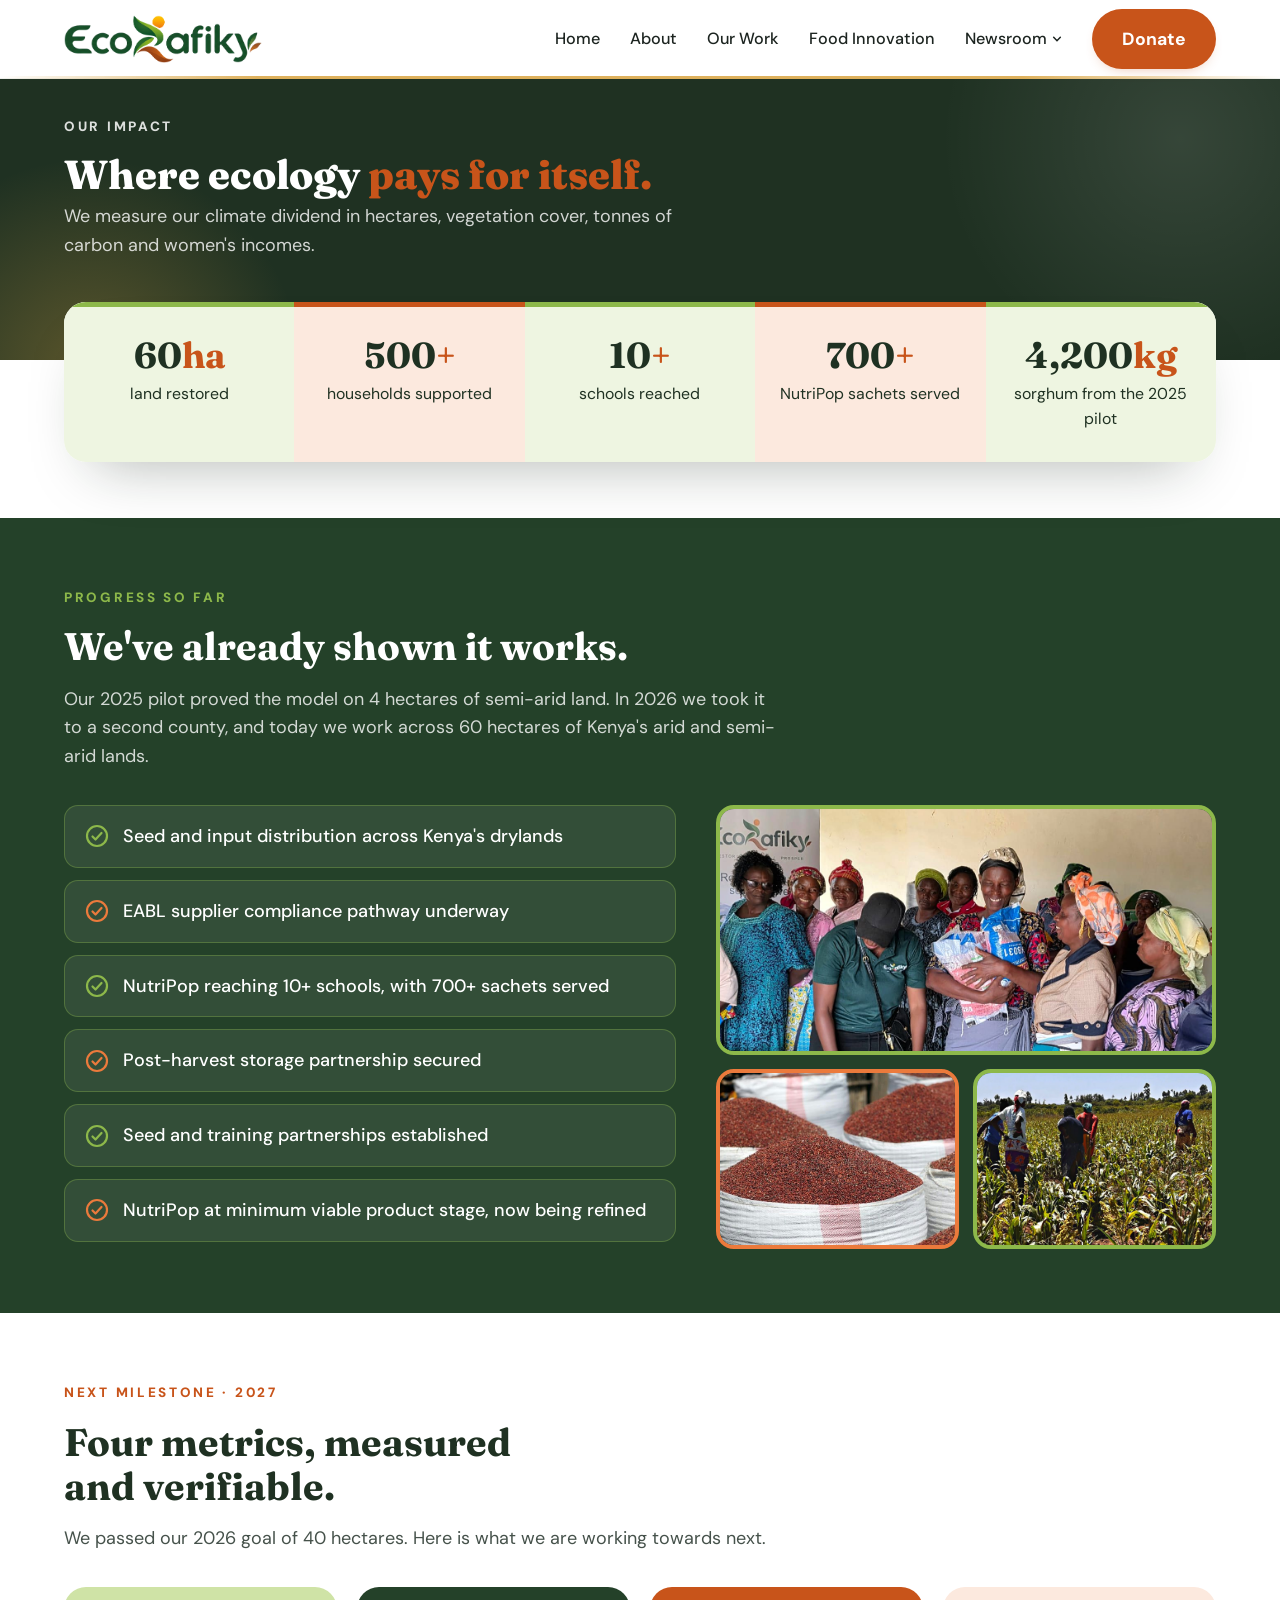
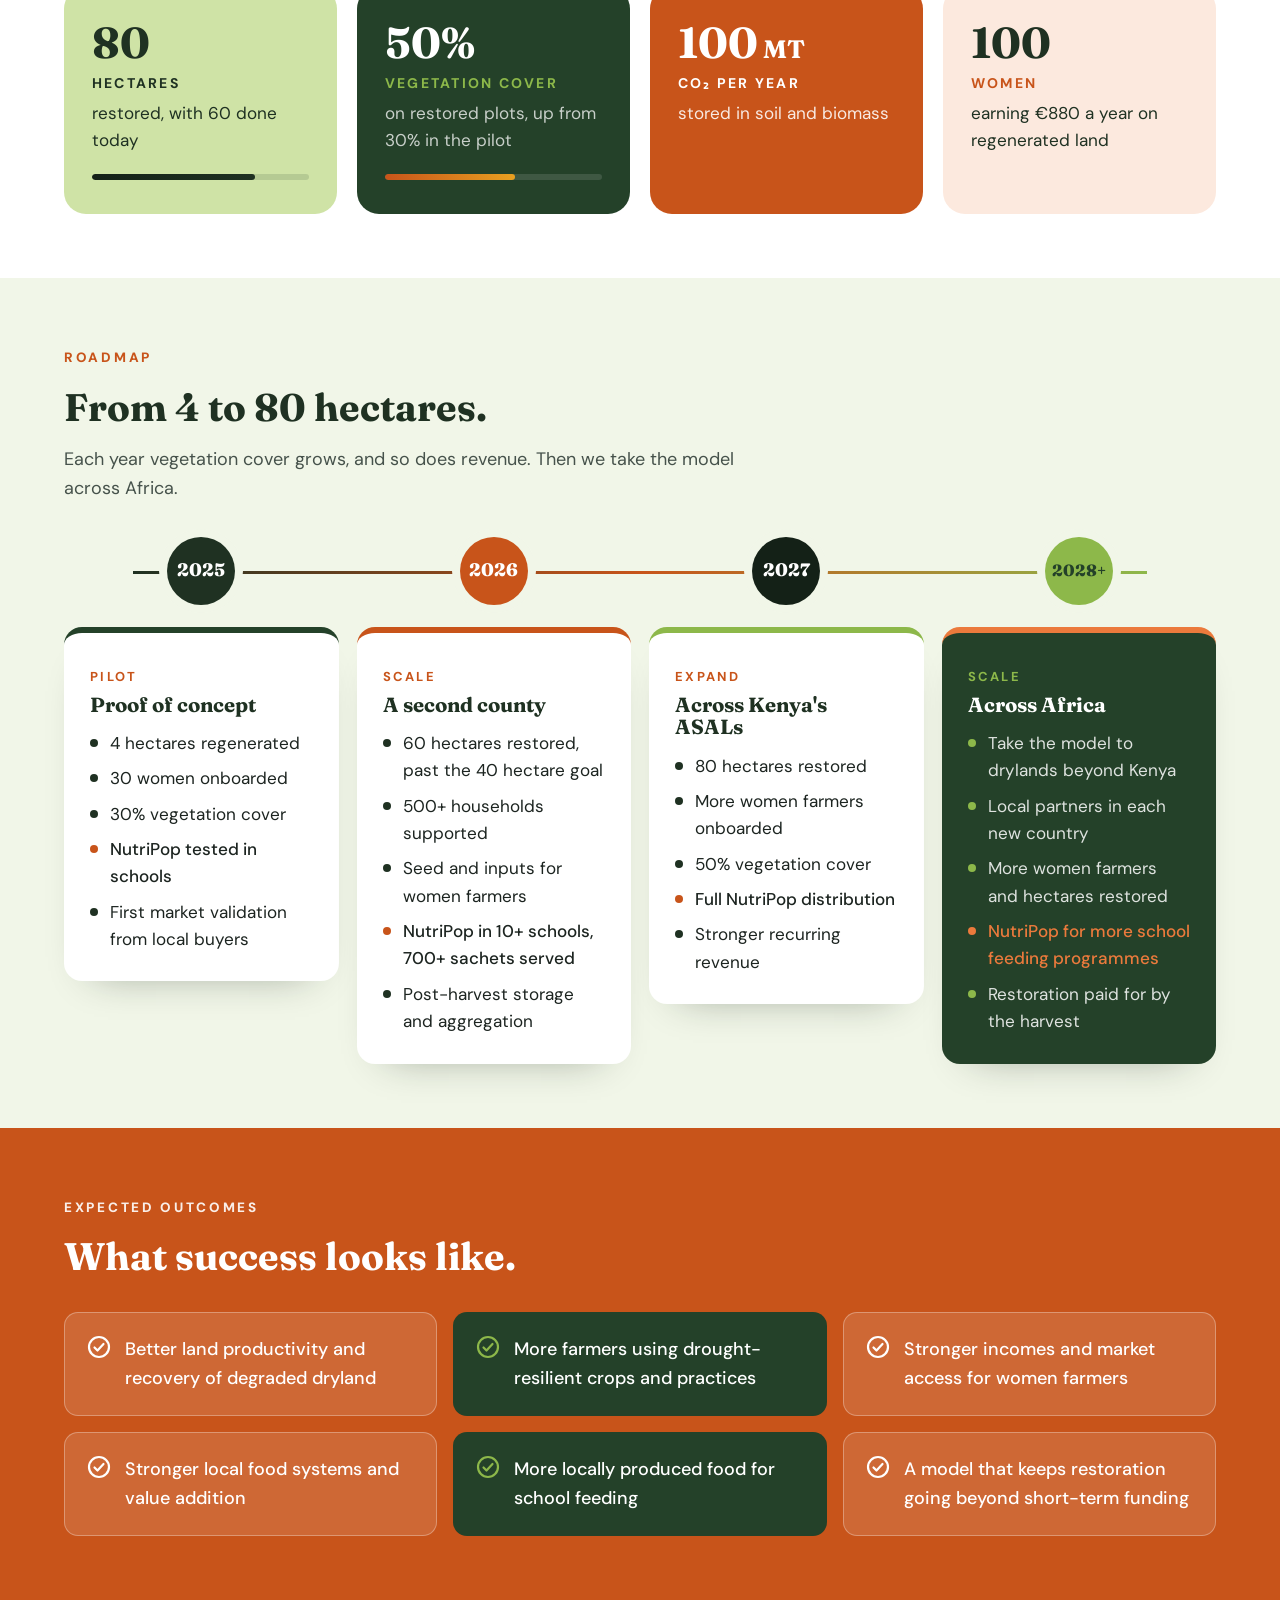
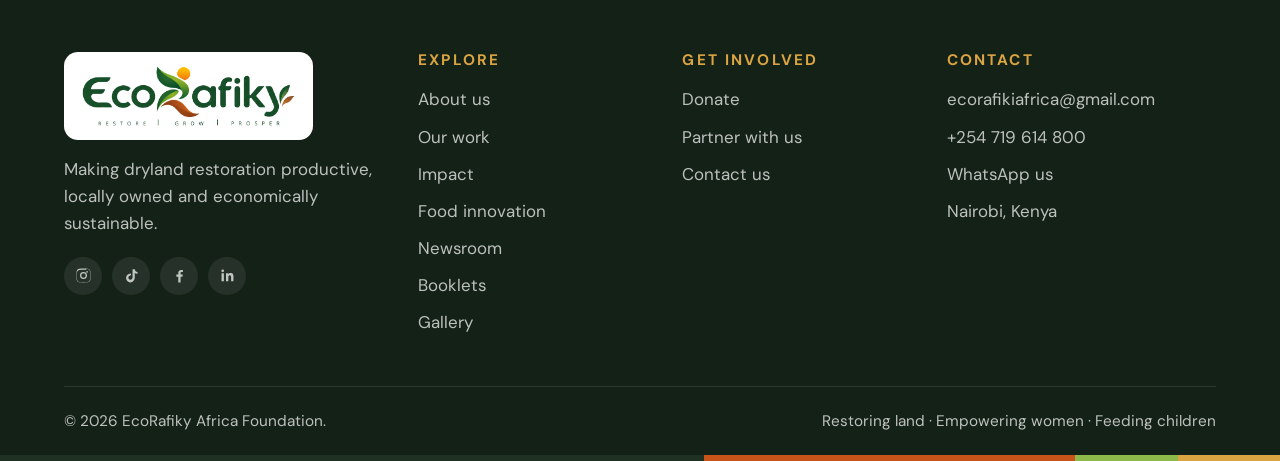
<file: impact.html>
<!DOCTYPE html>
<html lang="en">
<head>
<meta charset="UTF-8">
<meta name="viewport" content="width=device-width, initial-scale=1.0">
<title>Our Impact | EcoRafiky Africa</title>
<meta name="description" content="Measured results from EcoRafiky's work in Kenya's arid and semi-arid lands, and our roadmap to scale across Africa.">
<meta name="theme-color" content="#244129">
<link rel="icon" href="favicon.ico" sizes="any">
<link rel="icon" type="image/png" sizes="32x32" href="images/favicon-32.png">
<link rel="apple-touch-icon" href="images/apple-touch-icon.png">
<link rel="canonical" href="https://www.ecorafiky.org/impact">
<meta property="og:url" content="https://www.ecorafiky.org/impact">
<meta property="og:type" content="website">
<meta property="og:site_name" content="EcoRafiky Africa">
<meta property="og:title" content="Our Impact | EcoRafiky Africa">
<meta property="og:description" content="Measured results from EcoRafiky&#x27;s work in Kenya&#x27;s arid and semi-arid lands, and our roadmap to scale across Africa.">
<meta property="og:image" content="https://www.ecorafiky.org/images/share.jpg">
<meta property="og:image:width" content="1200">
<meta property="og:image:height" content="630">
<meta property="og:locale" content="en_KE">
<meta name="twitter:card" content="summary_large_image">
<meta name="twitter:title" content="Our Impact | EcoRafiky Africa">
<meta name="twitter:description" content="Measured results from EcoRafiky&#x27;s work in Kenya&#x27;s arid and semi-arid lands, and our roadmap to scale across Africa.">
<meta name="twitter:image" content="https://www.ecorafiky.org/images/share.jpg">
<script src="js/analytics.js?v=2"></script>
<link rel="preconnect" href="https://fonts.googleapis.com">
<link rel="preconnect" href="https://fonts.gstatic.com" crossorigin>
<link href="https://fonts.googleapis.com/css2?family=Fraunces:ital,opsz,wght@0,9..144,500;0,9..144,700;0,9..144,800;1,9..144,400;1,9..144,600&family=Dancing+Script:wght@500;700&family=DM+Sans:wght@400;500;700&display=swap" rel="stylesheet">
<link rel="stylesheet" href="css/style.css?v=81">
</head>
<body class="pg-impact">
<a class="skip" href="#top">Skip to content</a>

<!-- SVG icon sprite -->
<svg width="0" height="0" style="position:absolute" aria-hidden="true">
  <defs>
    <symbol id="i-ig" viewBox="0 0 24 24"><path fill="currentColor" d="M12 2.2c3.2 0 3.6 0 4.8.1 1.2.1 1.8.2 2.2.4.6.2 1 .5 1.4.9.4.4.7.8.9 1.4.2.4.4 1 .4 2.2.1 1.3.1 1.6.1 4.8s0 3.6-.1 4.8c-.1 1.2-.2 1.8-.4 2.2-.2.6-.5 1-.9 1.4-.4.4-.8.7-1.4.9-.4.2-1 .4-2.2.4-1.3.1-1.6.1-4.8.1s-3.6 0-4.8-.1c-1.2-.1-1.8-.2-2.2-.4-.6-.2-1-.5-1.4-.9-.4-.4-.7-.8-.9-1.4-.2-.4-.4-1-.4-2.2C2.2 15.6 2.2 15.2 2.2 12s0-3.6.1-4.8c.1-1.2.2-1.8.4-2.2.2-.6.5-1 .9-1.4.4-.4.8-.7 1.4-.9.4-.2 1-.4 2.2-.4C8.4 2.2 8.8 2.2 12 2.2zm0 1.8c-3.1 0-3.5 0-4.7.1-1.1.1-1.7.2-2.1.4-.5.2-.9.4-1.2.8-.4.4-.6.7-.8 1.2-.2.4-.3 1-.4 2.1C2.7 8.5 2.7 8.9 2.7 12s0 3.5.1 4.7c.1 1.1.2 1.7.4 2.1.2.5.4.9.8 1.2.4.4.7.6 1.2.8.4.2 1 .3 2.1.4 1.2.1 1.6.1 4.7.1s3.5 0 4.7-.1c1.1-.1 1.7-.2 2.1-.4.5-.2.9-.4 1.2-.8.4-.4.6-.7.8-1.2.2-.4.3-1 .4-2.1.1-1.2.1-1.6.1-4.7s0-3.5-.1-4.7c-.1-1.1-.2-1.7-.4-2.1-.2-.5-.4-.9-.8-1.2-.4-.4-.7-.6-1.2-.8-.4-.2-1-.3-2.1-.4C15.5 4 15.1 4 12 4zm0 3.1a4.9 4.9 0 110 9.8 4.9 4.9 0 010-9.8zm0 8a3.1 3.1 0 100-6.2 3.1 3.1 0 000 6.2zm6.2-8.2a1.1 1.1 0 11-2.3 0 1.1 1.1 0 012.3 0z"/></symbol>
    <symbol id="i-tt" viewBox="0 0 24 24"><path fill="currentColor" d="M16.6 3c.3 2.3 1.6 3.8 3.9 4v2.6c-1.3.1-2.5-.3-3.9-1.1v5.9c0 7.4-8.1 9.8-11.3 4.4-2.1-3.5-.8-9.6 6-9.8v2.8c-.5.1-1.1.2-1.6.4-1.5.5-2.4 1.5-2.1 3.2.5 3.2 6.4 4.2 5.9-2.1V3h3.1z"/></symbol>
    <symbol id="i-fb" viewBox="0 0 24 24"><path fill="currentColor" d="M13.5 21.9v-8.1h2.7l.4-3.2h-3.1V8.6c0-.9.3-1.5 1.6-1.5h1.7V4.2c-.3 0-1.3-.1-2.4-.1-2.4 0-4.1 1.5-4.1 4.2v2.3H7.6v3.2h2.7v8.1h3.2z"/></symbol>
    <symbol id="i-li" viewBox="0 0 24 24"><path fill="currentColor" d="M6.9 8.9H3.6V20h3.3V8.9zM5.2 3.5a1.9 1.9 0 100 3.8 1.9 1.9 0 000-3.8zM20.4 13.9c0-3-.6-5.3-4.1-5.3-1.7 0-2.8.9-3.3 1.8V8.9H9.9V20h3.3v-5.5c0-1.5.3-2.9 2.1-2.9 1.8 0 1.8 1.7 1.8 3V20h3.3v-6.1z"/></symbol>
    <symbol id="i-mail" viewBox="0 0 24 24"><path fill="none" stroke="currentColor" stroke-width="1.8" stroke-linecap="round" stroke-linejoin="round" d="M3 6h18v12H3zM3 7l9 6 9-6"/></symbol>
    <symbol id="i-phone" viewBox="0 0 24 24"><path fill="none" stroke="currentColor" stroke-width="1.8" stroke-linecap="round" stroke-linejoin="round" d="M5 4h4l2 5-2.5 1.5a11 11 0 005 5L15 13l5 2v4a2 2 0 01-2 2A16 16 0 013 6a2 2 0 012-2"/></symbol>
    <symbol id="i-wa" viewBox="0 0 24 24"><path fill="currentColor" d="M12 2a10 10 0 00-8.6 15.1L2 22l5-1.3A10 10 0 1012 2zm0 18.2c-1.5 0-3-.4-4.3-1.2l-.3-.2-3 .8.8-2.9-.2-.3A8.2 8.2 0 1112 20.2zm4.5-6.1c-.2-.1-1.5-.7-1.7-.8-.2-.1-.4-.1-.6.1l-.8 1c-.1.2-.3.2-.5.1-.7-.3-1.4-.7-2.1-1.3-.5-.5-1-1.1-1.3-1.7-.1-.2 0-.4.1-.5l.4-.5.3-.4v-.5l-.8-1.8c-.2-.5-.4-.4-.6-.4h-.5c-.2 0-.5.1-.7.3-.3.3-1 .9-1 2.2s1 2.6 1.1 2.8c.1.2 2 3.1 4.9 4.3 1.8.8 2.5.8 3.4.7.6-.1 1.5-.6 1.7-1.2.2-.6.2-1.1.2-1.2-.1-.1-.3-.2-.5-.3z"/></symbol>
    <symbol id="i-photo" viewBox="0 0 24 24"><path fill="none" stroke="currentColor" stroke-width="1.6" stroke-linecap="round" stroke-linejoin="round" d="M3 6h4l2-2h6l2 2h4v13H3zM12 16.5a4 4 0 100-8 4 4 0 000 8z"/></symbol>
    <symbol id="i-video" viewBox="0 0 24 24"><path fill="none" stroke="currentColor" stroke-width="1.6" stroke-linecap="round" stroke-linejoin="round" d="M3 6h13v12H3zM16 10l5-3v10l-5-3"/></symbol>
    <symbol id="i-check" viewBox="0 0 24 24"><path fill="none" stroke="currentColor" stroke-width="2.2" stroke-linecap="round" stroke-linejoin="round" d="M12 22a10 10 0 100-20 10 10 0 000 20zM7.5 12.5l3 3 6-6.5"/></symbol>
    <symbol id="i-arrow" viewBox="0 0 24 24"><path fill="none" stroke="currentColor" stroke-width="2" stroke-linecap="round" stroke-linejoin="round" d="M4 12h16M14 6l6 6-6 6"/></symbol>
    <symbol id="i-leaf" viewBox="0 0 24 24"><path fill="none" stroke="currentColor" stroke-width="1.8" stroke-linecap="round" stroke-linejoin="round" d="M5 21c0-9 5-15 15-16-1 10-7 15-15 16zM5 21l8-8"/></symbol>
    <symbol id="i-sprig" viewBox="0 0 120 220"><g fill="none" stroke="currentColor" stroke-width="2" stroke-linecap="round"><path d="M60 218C58 160 62 100 70 40"/><path d="M60 175c-22-8-36-25-42-48 21 6 36 23 42 48z"/><path d="M61 140c-12-5-20-14-24-27"/><path d="M62 130c19-10 31-27 35-50-19 8-31 25-35 50z"/><path d="M64 92c-16-6-27-19-31-36 16 5 26 17 31 36z"/></g><g fill="currentColor"><circle cx="70" cy="34" r="4"/><circle cx="77" cy="24" r="3.4"/><circle cx="63" cy="22" r="3.4"/><circle cx="71" cy="12" r="3"/><circle cx="81" cy="36" r="2.8"/><circle cx="59" cy="33" r="2.8"/><circle cx="84" cy="15" r="2.4"/><circle cx="57" cy="12" r="2.4"/></g></symbol>
  </defs>
</svg>

<!-- Nav -->
<header class="nav">
  <div class="wrap">
    <a href="/" class="logo" aria-label="EcoRafiky home">
      <img src="images/logo-ecorafiky.png" alt="EcoRafiky" width="198" height="48">
    </a>
    <nav class="menu" id="menu">
      <a href="/">Home</a>
      <a href="about">About</a>
      <a href="our-work">Our Work</a>
      <a href="nutripop">Food Innovation</a>
      <div class="dd">
        <a href="newsroom" class="dd-top">Newsroom <svg class="caret" viewBox="0 0 12 12" width="10" height="10" aria-hidden="true"><path d="M2 4l4 4 4-4" fill="none" stroke="currentColor" stroke-width="1.8" stroke-linecap="round"/></svg></a>
        <div class="dd-menu">
          <a href="newsroom">Newsroom</a>
          <a href="booklets">Booklets</a>
        </div>
      </div>
      <a href="donate" class="btn btn-orange">Donate</a>
    </nav>
    <button class="burger" id="burger" aria-label="Open menu" aria-expanded="false"><span></span><span></span><span></span></button>
  </div>
</header>


<main id="top">

<section class="page-hero">
  <div class="wrap">
    <span class="eyebrow">Our impact</span>
    <h1>Where ecology <em>pays for itself.</em></h1>
    <p>We measure our climate dividend in hectares, vegetation cover, tonnes of carbon and women's incomes.</p>
  </div>
</section>
<!-- Stats -->
<div class="stats">
  <div class="wrap">
    <div class="stats-grid reveal">
      <div class="stat"><strong>60<i>ha</i></strong><span>land restored</span></div>
      <div class="stat"><strong>500<i>+</i></strong><span>households supported</span></div>
      <div class="stat"><strong>10<i>+</i></strong><span>schools reached</span></div>
      <div class="stat"><strong>700<i>+</i></strong><span>NutriPop sachets served</span></div>
      <div class="stat"><strong>4,200<i>kg</i></strong><span>sorghum from the 2025 pilot</span></div>
    </div>
  </div>
</div>


<!-- Traction -->
<section class="section traction">
  <div class="wrap">
    <div class="section-head reveal">
      <span class="eyebrow">Progress so far</span>
      <h2>We've already shown it works.</h2>
      <p>Our 2025 pilot proved the model on 4 hectares of semi-arid land. In 2026 we took it to a second county, and today we work across 60 hectares of Kenya's arid and semi-arid lands.</p>
    </div>
    <div class="tr-grid">
      <div class="milestones reveal">
        <div class="milestone"><svg><use href="#i-check"/></svg>Seed and input distribution across Kenya's drylands</div>
        <div class="milestone"><svg><use href="#i-check"/></svg>EABL supplier compliance pathway underway</div>
        <div class="milestone"><svg><use href="#i-check"/></svg>NutriPop reaching 10+ schools, with 700+ sachets served</div>
        <div class="milestone"><svg><use href="#i-check"/></svg>Post-harvest storage partnership secured</div>
        <div class="milestone"><svg><use href="#i-check"/></svg>Seed and training partnerships established</div>
        <div class="milestone"><svg><use href="#i-check"/></svg>NutriPop at minimum viable product stage, now being refined</div>
      </div>
      <div class="tr-media reveal">
        <div class="ph wide has-img"><img src="images/our-work/restore-seed-group.jpg" alt="Women farmers receiving seed from the EcoRafiky team" loading="lazy" style="object-position:center 30%"></div>
        <div class="ph has-img"><img src="images/work/sorghum-harvest-sacks.jpg" alt="Sacks of harvested sorghum ready for storage" loading="lazy"></div>
        <div class="ph has-img"><img src="images/our-work/identify-women-field.jpg?v=2" alt="Women farmers in a sorghum field on restored land" loading="lazy"></div>
      </div>
    </div>
  </div>
</section>


<!-- Impact -->
<section class="section imp-kpis" id="impact">
  <div class="wrap">
    <div class="section-head reveal">
      <span class="eyebrow">Next milestone · 2027</span>
      <h2>Four metrics, measured and verifiable.</h2>
      <p>We passed our 2026 goal of 40 hectares. Here is what we are working towards next.</p>
    </div>
    <div class="kpis">
      <div class="kpi reveal"><strong>80</strong><h4>Hectares</h4><p>restored, with 60 done today</p><div class="bar"><span style="width:75%"></span></div></div>
      <div class="kpi reveal"><strong>50%</strong><h4>Vegetation cover</h4><p>on restored plots, up from 30% in the pilot</p><div class="bar"><span style="width:60%"></span></div></div>
      <div class="kpi reveal"><strong>100<small style="font-size:1.4rem"> MT</small></strong><h4>CO₂ per year</h4><p>stored in soil and biomass</p></div>
      <div class="kpi reveal"><strong>100</strong><h4>Women</h4><p>earning €880 a year on regenerated land</p></div>
    </div>
  </div>
</section>


<!-- Roadmap -->
<section class="section imp-road">
  <div class="wrap">
    <div class="section-head reveal">
      <span class="eyebrow">Roadmap</span>
      <h2>From 4 to 80 hectares.</h2>
      <p>Each year vegetation cover grows, and so does revenue. Then we take the model across Africa.</p>
    </div>
    <div class="roadmap">
      <div class="year reveal"><div class="year-dot">2025</div><div class="year-card"><small>Pilot</small><h3>Proof of concept</h3><ul><li>4 hectares regenerated</li><li>30 women onboarded</li><li>30% vegetation cover</li><li class="np">NutriPop tested in schools</li><li>First market validation from local buyers</li></ul></div></div>
      <div class="year reveal"><div class="year-dot">2026</div><div class="year-card"><small>Scale</small><h3>A second county</h3><ul><li>60 hectares restored, past the 40 hectare goal</li><li>500+ households supported</li><li>Seed and inputs for women farmers</li><li class="np">NutriPop in 10+ schools, 700+ sachets served</li><li>Post-harvest storage and aggregation</li></ul></div></div>
      <div class="year reveal"><div class="year-dot">2027</div><div class="year-card"><small>Expand</small><h3>Across Kenya's ASALs</h3><ul><li>80 hectares restored</li><li>More women farmers onboarded</li><li>50% vegetation cover</li><li class="np">Full NutriPop distribution</li><li>Stronger recurring revenue</li></ul></div></div>
      <div class="year reveal"><div class="year-dot">2028+</div><div class="year-card"><small>Scale</small><h3>Across Africa</h3><ul><li>Take the model to drylands beyond Kenya</li><li>Local partners in each new country</li><li>More women farmers and hectares restored</li><li class="np">NutriPop for more school feeding programmes</li><li>Restoration paid for by the harvest</li></ul></div></div>
    </div>
  </div>
</section>


<section class="section imp-out">
  <div class="wrap">
    <div class="section-head reveal">
      <span class="eyebrow">Expected outcomes</span>
      <h2>What success looks like.</h2>
    </div>
    <div class="outcomes">
      <div class="outcome reveal"><svg><use href="#i-check"/></svg>Better land productivity and recovery of degraded dryland</div>
      <div class="outcome reveal"><svg><use href="#i-check"/></svg>More farmers using drought-resilient crops and practices</div>
      <div class="outcome reveal"><svg><use href="#i-check"/></svg>Stronger incomes and market access for women farmers</div>
      <div class="outcome reveal"><svg><use href="#i-check"/></svg>Stronger local food systems and value addition</div>
      <div class="outcome reveal"><svg><use href="#i-check"/></svg>More locally produced food for school feeding</div>
      <div class="outcome reveal"><svg><use href="#i-check"/></svg>A model that keeps restoration going beyond short-term funding</div>
    </div>
  </div>
</section>
</main>

<!-- Footer -->
<footer>
  <div class="wrap">
    <div class="fgrid">
      <div>
        <a href="/" class="logo" aria-label="EcoRafiky home">
          <img src="images/logo-ecorafiky-full.png" alt="EcoRafiky: Restore, Grow, Prosper" width="213" height="60">
        </a>
        <p>Making dryland restoration productive, locally owned and economically sustainable.</p>
        <div class="socials">
          <a href="https://www.instagram.com/eco_rafiky?dlrf=MTA3dzAyN3Nncm9vYg%3D%3D&utm_source=qr" target="_blank" rel="noopener" aria-label="Instagram"><svg width="17" height="17"><use href="#i-ig"/></svg></a>
          <a href="https://www.tiktok.com/@eco_rafiky?_r=1&_t=ZS-9B5zdMB7QZi" target="_blank" rel="noopener" aria-label="TikTok"><svg width="17" height="17"><use href="#i-tt"/></svg></a>
          <a href="https://www.facebook.com/share/1C9s49rXTb/?mibextid=wwXIfr" target="_blank" rel="noopener" aria-label="Facebook"><svg width="17" height="17"><use href="#i-fb"/></svg></a>
          <a href="https://www.linkedin.com/company/eco-rafiki-africa-foundation/" target="_blank" rel="noopener" aria-label="LinkedIn"><svg width="17" height="17"><use href="#i-li"/></svg></a>
        </div>
      </div>
      <div>
        <h4>Explore</h4>
        <ul><li><a href="about">About us</a></li><li><a href="our-work">Our work</a></li><li><a href="impact">Impact</a></li><li><a href="nutripop">Food innovation</a></li><li><a href="newsroom">Newsroom</a></li><li><a href="booklets">Booklets</a></li><li><a href="gallery">Gallery</a></li></ul>
      </div>
      <div>
        <h4>Get involved</h4>
        <ul><li><a href="donate">Donate</a></li><li><a href="donate">Partner with us</a></li><li><a href="donate#reach">Contact us</a></li></ul>
      </div>
      <div>
        <h4>Contact</h4>
        <ul>
          <li><a href="mailto:ecorafikiafrica@gmail.com">ecorafikiafrica@gmail.com</a></li>
          <li><a href="tel:+254719614800">+254 719 614 800</a></li>
          <li><a href="https://wa.me/254719614800" target="_blank" rel="noopener">WhatsApp us</a></li>
          <li>Nairobi, Kenya</li>
        </ul>
      </div>
    </div>
    <div class="fbottom">
      <span>© <span class="yr">2026</span> EcoRafiky Africa Foundation.</span>
      <span>Restoring land · Empowering women · Feeding children</span>
    </div>
  </div>
  <div class="stripe"></div>
</footer>


<script src="js/main.js?v=61"></script>
</body>
</html>
</file>
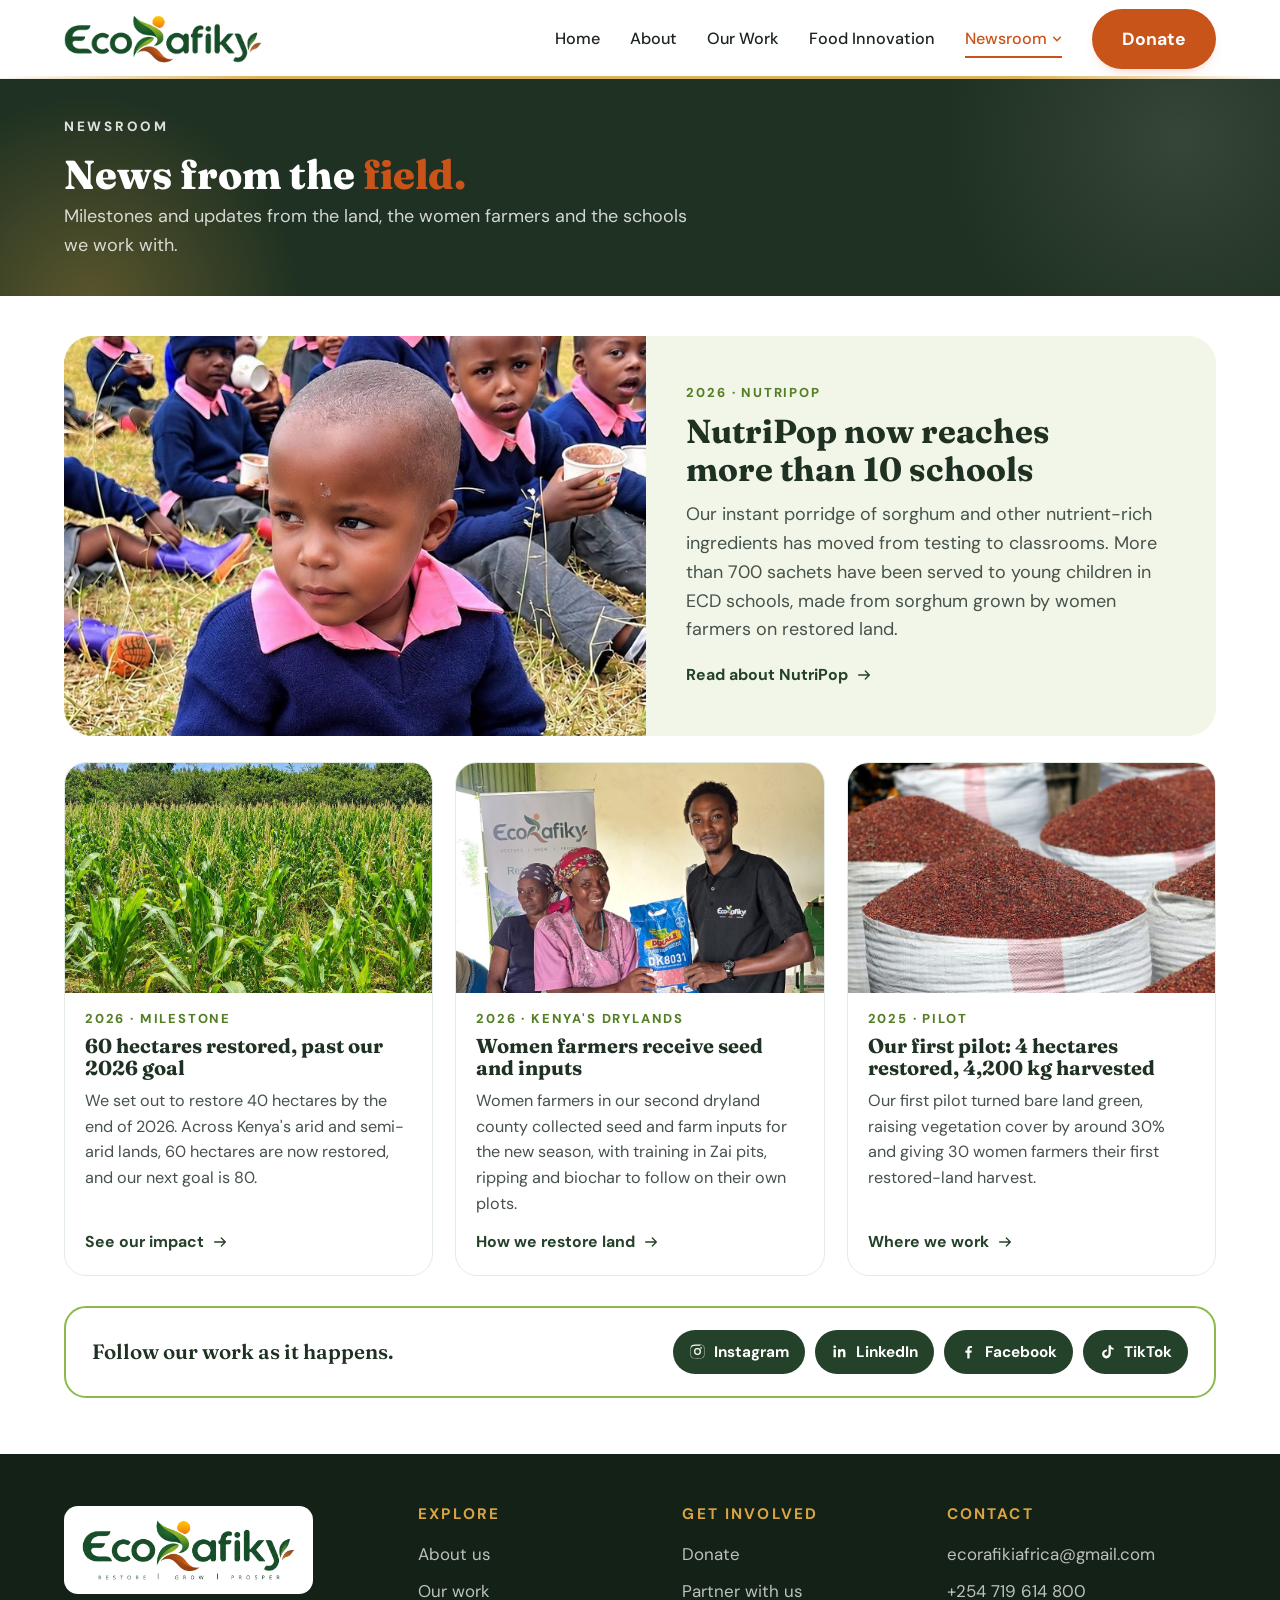
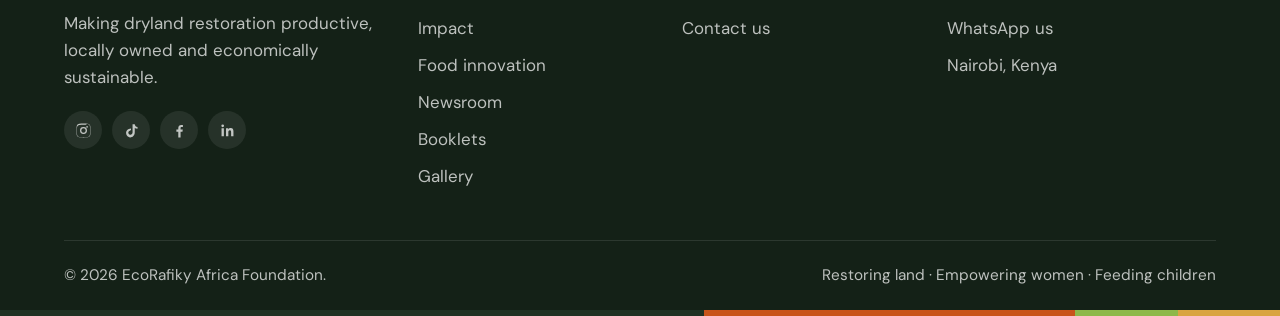
<file: newsroom.html>
<!DOCTYPE html>
<html lang="en">
<head>
<meta charset="UTF-8">
<meta name="viewport" content="width=device-width, initial-scale=1.0">
<title>Newsroom | EcoRafiky Africa</title>
<meta name="description" content="News and updates from EcoRafiky's dryland restoration and NutriPop work in Kenya's arid and semi-arid lands.">
<meta name="theme-color" content="#244129">
<link rel="icon" href="favicon.ico" sizes="any">
<link rel="icon" type="image/png" sizes="32x32" href="images/favicon-32.png">
<link rel="apple-touch-icon" href="images/apple-touch-icon.png">
<link rel="canonical" href="https://www.ecorafiky.org/newsroom">
<meta property="og:url" content="https://www.ecorafiky.org/newsroom">
<meta property="og:type" content="website">
<meta property="og:site_name" content="EcoRafiky Africa">
<meta property="og:title" content="Newsroom | EcoRafiky Africa">
<meta property="og:description" content="News and updates from EcoRafiky&#x27;s dryland restoration and NutriPop work in Kenya's arid and semi-arid lands.">
<meta property="og:image" content="https://www.ecorafiky.org/images/share.jpg">
<meta property="og:image:width" content="1200">
<meta property="og:image:height" content="630">
<meta property="og:locale" content="en_KE">
<meta name="twitter:card" content="summary_large_image">
<meta name="twitter:title" content="Newsroom | EcoRafiky Africa">
<meta name="twitter:description" content="News and updates from EcoRafiky&#x27;s dryland restoration and NutriPop work in Kenya's arid and semi-arid lands.">
<meta name="twitter:image" content="https://www.ecorafiky.org/images/share.jpg">
<script src="js/analytics.js?v=2"></script>
<link rel="preconnect" href="https://fonts.googleapis.com">
<link rel="preconnect" href="https://fonts.gstatic.com" crossorigin>
<link href="https://fonts.googleapis.com/css2?family=Fraunces:ital,opsz,wght@0,9..144,500;0,9..144,700;0,9..144,800;1,9..144,400;1,9..144,600&family=Dancing+Script:wght@500;700&family=DM+Sans:wght@400;500;700&display=swap" rel="stylesheet">
<link rel="stylesheet" href="css/style.css?v=81">
</head>
<body>
<a class="skip" href="#top">Skip to content</a>

<!-- SVG icon sprite -->
<svg width="0" height="0" style="position:absolute" aria-hidden="true">
  <defs>
    <symbol id="i-ig" viewBox="0 0 24 24"><path fill="currentColor" d="M12 2.2c3.2 0 3.6 0 4.8.1 1.2.1 1.8.2 2.2.4.6.2 1 .5 1.4.9.4.4.7.8.9 1.4.2.4.4 1 .4 2.2.1 1.3.1 1.6.1 4.8s0 3.6-.1 4.8c-.1 1.2-.2 1.8-.4 2.2-.2.6-.5 1-.9 1.4-.4.4-.8.7-1.4.9-.4.2-1 .4-2.2.4-1.3.1-1.6.1-4.8.1s-3.6 0-4.8-.1c-1.2-.1-1.8-.2-2.2-.4-.6-.2-1-.5-1.4-.9-.4-.4-.7-.8-.9-1.4-.2-.4-.4-1-.4-2.2C2.2 15.6 2.2 15.2 2.2 12s0-3.6.1-4.8c.1-1.2.2-1.8.4-2.2.2-.6.5-1 .9-1.4.4-.4.8-.7 1.4-.9.4-.2 1-.4 2.2-.4C8.4 2.2 8.8 2.2 12 2.2zm0 1.8c-3.1 0-3.5 0-4.7.1-1.1.1-1.7.2-2.1.4-.5.2-.9.4-1.2.8-.4.4-.6.7-.8 1.2-.2.4-.3 1-.4 2.1C2.7 8.5 2.7 8.9 2.7 12s0 3.5.1 4.7c.1 1.1.2 1.7.4 2.1.2.5.4.9.8 1.2.4.4.7.6 1.2.8.4.2 1 .3 2.1.4 1.2.1 1.6.1 4.7.1s3.5 0 4.7-.1c1.1-.1 1.7-.2 2.1-.4.5-.2.9-.4 1.2-.8.4-.4.6-.7.8-1.2.2-.4.3-1 .4-2.1.1-1.2.1-1.6.1-4.7s0-3.5-.1-4.7c-.1-1.1-.2-1.7-.4-2.1-.2-.5-.4-.9-.8-1.2-.4-.4-.7-.6-1.2-.8-.4-.2-1-.3-2.1-.4C15.5 4 15.1 4 12 4zm0 3.1a4.9 4.9 0 110 9.8 4.9 4.9 0 010-9.8zm0 8a3.1 3.1 0 100-6.2 3.1 3.1 0 000 6.2zm6.2-8.2a1.1 1.1 0 11-2.3 0 1.1 1.1 0 012.3 0z"/></symbol>
    <symbol id="i-tt" viewBox="0 0 24 24"><path fill="currentColor" d="M16.6 3c.3 2.3 1.6 3.8 3.9 4v2.6c-1.3.1-2.5-.3-3.9-1.1v5.9c0 7.4-8.1 9.8-11.3 4.4-2.1-3.5-.8-9.6 6-9.8v2.8c-.5.1-1.1.2-1.6.4-1.5.5-2.4 1.5-2.1 3.2.5 3.2 6.4 4.2 5.9-2.1V3h3.1z"/></symbol>
    <symbol id="i-fb" viewBox="0 0 24 24"><path fill="currentColor" d="M13.5 21.9v-8.1h2.7l.4-3.2h-3.1V8.6c0-.9.3-1.5 1.6-1.5h1.7V4.2c-.3 0-1.3-.1-2.4-.1-2.4 0-4.1 1.5-4.1 4.2v2.3H7.6v3.2h2.7v8.1h3.2z"/></symbol>
    <symbol id="i-li" viewBox="0 0 24 24"><path fill="currentColor" d="M6.9 8.9H3.6V20h3.3V8.9zM5.2 3.5a1.9 1.9 0 100 3.8 1.9 1.9 0 000-3.8zM20.4 13.9c0-3-.6-5.3-4.1-5.3-1.7 0-2.8.9-3.3 1.8V8.9H9.9V20h3.3v-5.5c0-1.5.3-2.9 2.1-2.9 1.8 0 1.8 1.7 1.8 3V20h3.3v-6.1z"/></symbol>
    <symbol id="i-mail" viewBox="0 0 24 24"><path fill="none" stroke="currentColor" stroke-width="1.8" stroke-linecap="round" stroke-linejoin="round" d="M3 6h18v12H3zM3 7l9 6 9-6"/></symbol>
    <symbol id="i-phone" viewBox="0 0 24 24"><path fill="none" stroke="currentColor" stroke-width="1.8" stroke-linecap="round" stroke-linejoin="round" d="M5 4h4l2 5-2.5 1.5a11 11 0 005 5L15 13l5 2v4a2 2 0 01-2 2A16 16 0 013 6a2 2 0 012-2"/></symbol>
    <symbol id="i-wa" viewBox="0 0 24 24"><path fill="currentColor" d="M12 2a10 10 0 00-8.6 15.1L2 22l5-1.3A10 10 0 1012 2zm0 18.2c-1.5 0-3-.4-4.3-1.2l-.3-.2-3 .8.8-2.9-.2-.3A8.2 8.2 0 1112 20.2zm4.5-6.1c-.2-.1-1.5-.7-1.7-.8-.2-.1-.4-.1-.6.1l-.8 1c-.1.2-.3.2-.5.1-.7-.3-1.4-.7-2.1-1.3-.5-.5-1-1.1-1.3-1.7-.1-.2 0-.4.1-.5l.4-.5.3-.4v-.5l-.8-1.8c-.2-.5-.4-.4-.6-.4h-.5c-.2 0-.5.1-.7.3-.3.3-1 .9-1 2.2s1 2.6 1.1 2.8c.1.2 2 3.1 4.9 4.3 1.8.8 2.5.8 3.4.7.6-.1 1.5-.6 1.7-1.2.2-.6.2-1.1.2-1.2-.1-.1-.3-.2-.5-.3z"/></symbol>
    <symbol id="i-photo" viewBox="0 0 24 24"><path fill="none" stroke="currentColor" stroke-width="1.6" stroke-linecap="round" stroke-linejoin="round" d="M3 6h4l2-2h6l2 2h4v13H3zM12 16.5a4 4 0 100-8 4 4 0 000 8z"/></symbol>
    <symbol id="i-video" viewBox="0 0 24 24"><path fill="none" stroke="currentColor" stroke-width="1.6" stroke-linecap="round" stroke-linejoin="round" d="M3 6h13v12H3zM16 10l5-3v10l-5-3"/></symbol>
    <symbol id="i-check" viewBox="0 0 24 24"><path fill="none" stroke="currentColor" stroke-width="2.2" stroke-linecap="round" stroke-linejoin="round" d="M12 22a10 10 0 100-20 10 10 0 000 20zM7.5 12.5l3 3 6-6.5"/></symbol>
    <symbol id="i-arrow" viewBox="0 0 24 24"><path fill="none" stroke="currentColor" stroke-width="2" stroke-linecap="round" stroke-linejoin="round" d="M4 12h16M14 6l6 6-6 6"/></symbol>
    <symbol id="i-leaf" viewBox="0 0 24 24"><path fill="none" stroke="currentColor" stroke-width="1.8" stroke-linecap="round" stroke-linejoin="round" d="M5 21c0-9 5-15 15-16-1 10-7 15-15 16zM5 21l8-8"/></symbol>
    <symbol id="i-sprig" viewBox="0 0 120 220"><g fill="none" stroke="currentColor" stroke-width="2" stroke-linecap="round"><path d="M60 218C58 160 62 100 70 40"/><path d="M60 175c-22-8-36-25-42-48 21 6 36 23 42 48z"/><path d="M61 140c-12-5-20-14-24-27"/><path d="M62 130c19-10 31-27 35-50-19 8-31 25-35 50z"/><path d="M64 92c-16-6-27-19-31-36 16 5 26 17 31 36z"/></g><g fill="currentColor"><circle cx="70" cy="34" r="4"/><circle cx="77" cy="24" r="3.4"/><circle cx="63" cy="22" r="3.4"/><circle cx="71" cy="12" r="3"/><circle cx="81" cy="36" r="2.8"/><circle cx="59" cy="33" r="2.8"/><circle cx="84" cy="15" r="2.4"/><circle cx="57" cy="12" r="2.4"/></g></symbol>
  </defs>
</svg>

<!-- Nav -->
<header class="nav">
  <div class="wrap">
    <a href="/" class="logo" aria-label="EcoRafiky home">
      <img src="images/logo-ecorafiky.png" alt="EcoRafiky" width="198" height="48">
    </a>
    <nav class="menu" id="menu">
      <a href="/">Home</a>
      <a href="about">About</a>
      <a href="our-work">Our Work</a>
      <a href="nutripop">Food Innovation</a>
      <div class="dd">
        <a href="newsroom" class="dd-top">Newsroom <svg class="caret" viewBox="0 0 12 12" width="10" height="10" aria-hidden="true"><path d="M2 4l4 4 4-4" fill="none" stroke="currentColor" stroke-width="1.8" stroke-linecap="round"/></svg></a>
        <div class="dd-menu">
          <a href="newsroom">Newsroom</a>
          <a href="booklets">Booklets</a>
        </div>
      </div>
      <a href="donate" class="btn btn-orange">Donate</a>
    </nav>
    <button class="burger" id="burger" aria-label="Open menu" aria-expanded="false"><span></span><span></span><span></span></button>
  </div>
</header>


<main id="top">

<section class="page-hero">
  <div class="wrap">
    <span class="eyebrow">Newsroom</span>
    <h1>News from the <em>field.</em></h1>
    <p>Milestones and updates from the land, the women farmers and the schools we work with.</p>
  </div>
</section>
<section class="news-wrap">
  <div class="wrap">
    <article class="news-lead reveal">
      <div class="news-lead-img"><img src="images/our-work/transform-child-nutripop.jpg" alt="A young pupil holding a cup of NutriPop porridge" loading="lazy" style="object-position:center 30%"></div>
      <div class="news-lead-body">
        <span class="news-meta">2026 · NutriPop</span>
        <h2>NutriPop now reaches more than 10 schools</h2>
        <p>Our instant porridge of sorghum and other nutrient-rich ingredients has moved from testing to classrooms. More than 700 sachets have been served to young children in ECD schools, made from sorghum grown by women farmers on restored land.</p>
        <a href="nutripop" class="story-link">Read about NutriPop <svg width="16" height="16"><use href="#i-arrow"/></svg></a>
      </div>
    </article>
    <div class="news-list">
      <article class="news-card reveal">
        <img src="images/our-work/grow-crop-field.jpg" alt="A green crop field growing under blue skies" loading="lazy">
        <span class="news-meta">2026 · Milestone</span>
        <h3>60 hectares restored, past our 2026 goal</h3>
        <p>We set out to restore 40 hectares by the end of 2026. Across Kenya's arid and semi-arid lands, 60 hectares are now restored, and our next goal is 80.</p>
        <a href="impact" class="story-link">See our impact <svg width="16" height="16"><use href="#i-arrow"/></svg></a>
      </article>
      <article class="news-card reveal">
        <img src="images/our-work/restore-seed-handover.jpg" alt="A woman farmer receiving a bag of seed from an EcoRafiky officer" loading="lazy" style="object-position:center 25%">
        <span class="news-meta">2026 · Kenya's drylands</span>
        <h3>Women farmers receive seed and inputs</h3>
        <p>Women farmers in our second dryland county collected seed and farm inputs for the new season, with training in Zai pits, ripping and biochar to follow on their own plots.</p>
        <a href="work-restore" class="story-link">How we restore land <svg width="16" height="16"><use href="#i-arrow"/></svg></a>
      </article>
      <article class="news-card reveal">
        <img src="images/work/sorghum-harvest-sacks.jpg" alt="Sacks filled with red sorghum grain" loading="lazy">
        <span class="news-meta">2025 · Pilot</span>
        <h3>Our first pilot: 4 hectares restored, 4,200 kg harvested</h3>
        <p>Our first pilot turned bare land green, raising vegetation cover by around 30% and giving 30 women farmers their first restored-land harvest.</p>
        <a href="work-identify" class="story-link">Where we work <svg width="16" height="16"><use href="#i-arrow"/></svg></a>
      </article>
    </div>
    <div class="news-follow reveal">
      <p>Follow our work as it happens.</p>
      <div class="dn-links">
        <a href="https://www.instagram.com/eco_rafiky?dlrf=MTA3dzAyN3Nncm9vYg%3D%3D&utm_source=qr" target="_blank" rel="noopener"><svg><use href="#i-ig"/></svg>Instagram</a>
        <a href="https://www.linkedin.com/company/eco-rafiki-africa-foundation/" target="_blank" rel="noopener"><svg><use href="#i-li"/></svg>LinkedIn</a>
        <a href="https://www.facebook.com/share/1C9s49rXTb/?mibextid=wwXIfr" target="_blank" rel="noopener"><svg><use href="#i-fb"/></svg>Facebook</a>
        <a href="https://www.tiktok.com/@eco_rafiky?_r=1&_t=ZS-9B5zdMB7QZi" target="_blank" rel="noopener"><svg><use href="#i-tt"/></svg>TikTok</a>
      </div>
    </div>
  </div>
</section>
</main>

<!-- Footer -->
<footer>
  <div class="wrap">
    <div class="fgrid">
      <div>
        <a href="/" class="logo" aria-label="EcoRafiky home">
          <img src="images/logo-ecorafiky-full.png" alt="EcoRafiky: Restore, Grow, Prosper" width="213" height="60">
        </a>
        <p>Making dryland restoration productive, locally owned and economically sustainable.</p>
        <div class="socials">
          <a href="https://www.instagram.com/eco_rafiky?dlrf=MTA3dzAyN3Nncm9vYg%3D%3D&utm_source=qr" target="_blank" rel="noopener" aria-label="Instagram"><svg width="17" height="17"><use href="#i-ig"/></svg></a>
          <a href="https://www.tiktok.com/@eco_rafiky?_r=1&_t=ZS-9B5zdMB7QZi" target="_blank" rel="noopener" aria-label="TikTok"><svg width="17" height="17"><use href="#i-tt"/></svg></a>
          <a href="https://www.facebook.com/share/1C9s49rXTb/?mibextid=wwXIfr" target="_blank" rel="noopener" aria-label="Facebook"><svg width="17" height="17"><use href="#i-fb"/></svg></a>
          <a href="https://www.linkedin.com/company/eco-rafiki-africa-foundation/" target="_blank" rel="noopener" aria-label="LinkedIn"><svg width="17" height="17"><use href="#i-li"/></svg></a>
        </div>
      </div>
      <div>
        <h4>Explore</h4>
        <ul><li><a href="about">About us</a></li><li><a href="our-work">Our work</a></li><li><a href="impact">Impact</a></li><li><a href="nutripop">Food innovation</a></li><li><a href="newsroom">Newsroom</a></li><li><a href="booklets">Booklets</a></li><li><a href="gallery">Gallery</a></li></ul>
      </div>
      <div>
        <h4>Get involved</h4>
        <ul><li><a href="donate">Donate</a></li><li><a href="donate">Partner with us</a></li><li><a href="donate#reach">Contact us</a></li></ul>
      </div>
      <div>
        <h4>Contact</h4>
        <ul>
          <li><a href="mailto:ecorafikiafrica@gmail.com">ecorafikiafrica@gmail.com</a></li>
          <li><a href="tel:+254719614800">+254 719 614 800</a></li>
          <li><a href="https://wa.me/254719614800" target="_blank" rel="noopener">WhatsApp us</a></li>
          <li>Nairobi, Kenya</li>
        </ul>
      </div>
    </div>
    <div class="fbottom">
      <span>© <span class="yr">2026</span> EcoRafiky Africa Foundation.</span>
      <span>Restoring land · Empowering women · Feeding children</span>
    </div>
  </div>
  <div class="stripe"></div>
</footer>


<script src="js/main.js?v=61"></script>
</body>
</html>
</file>
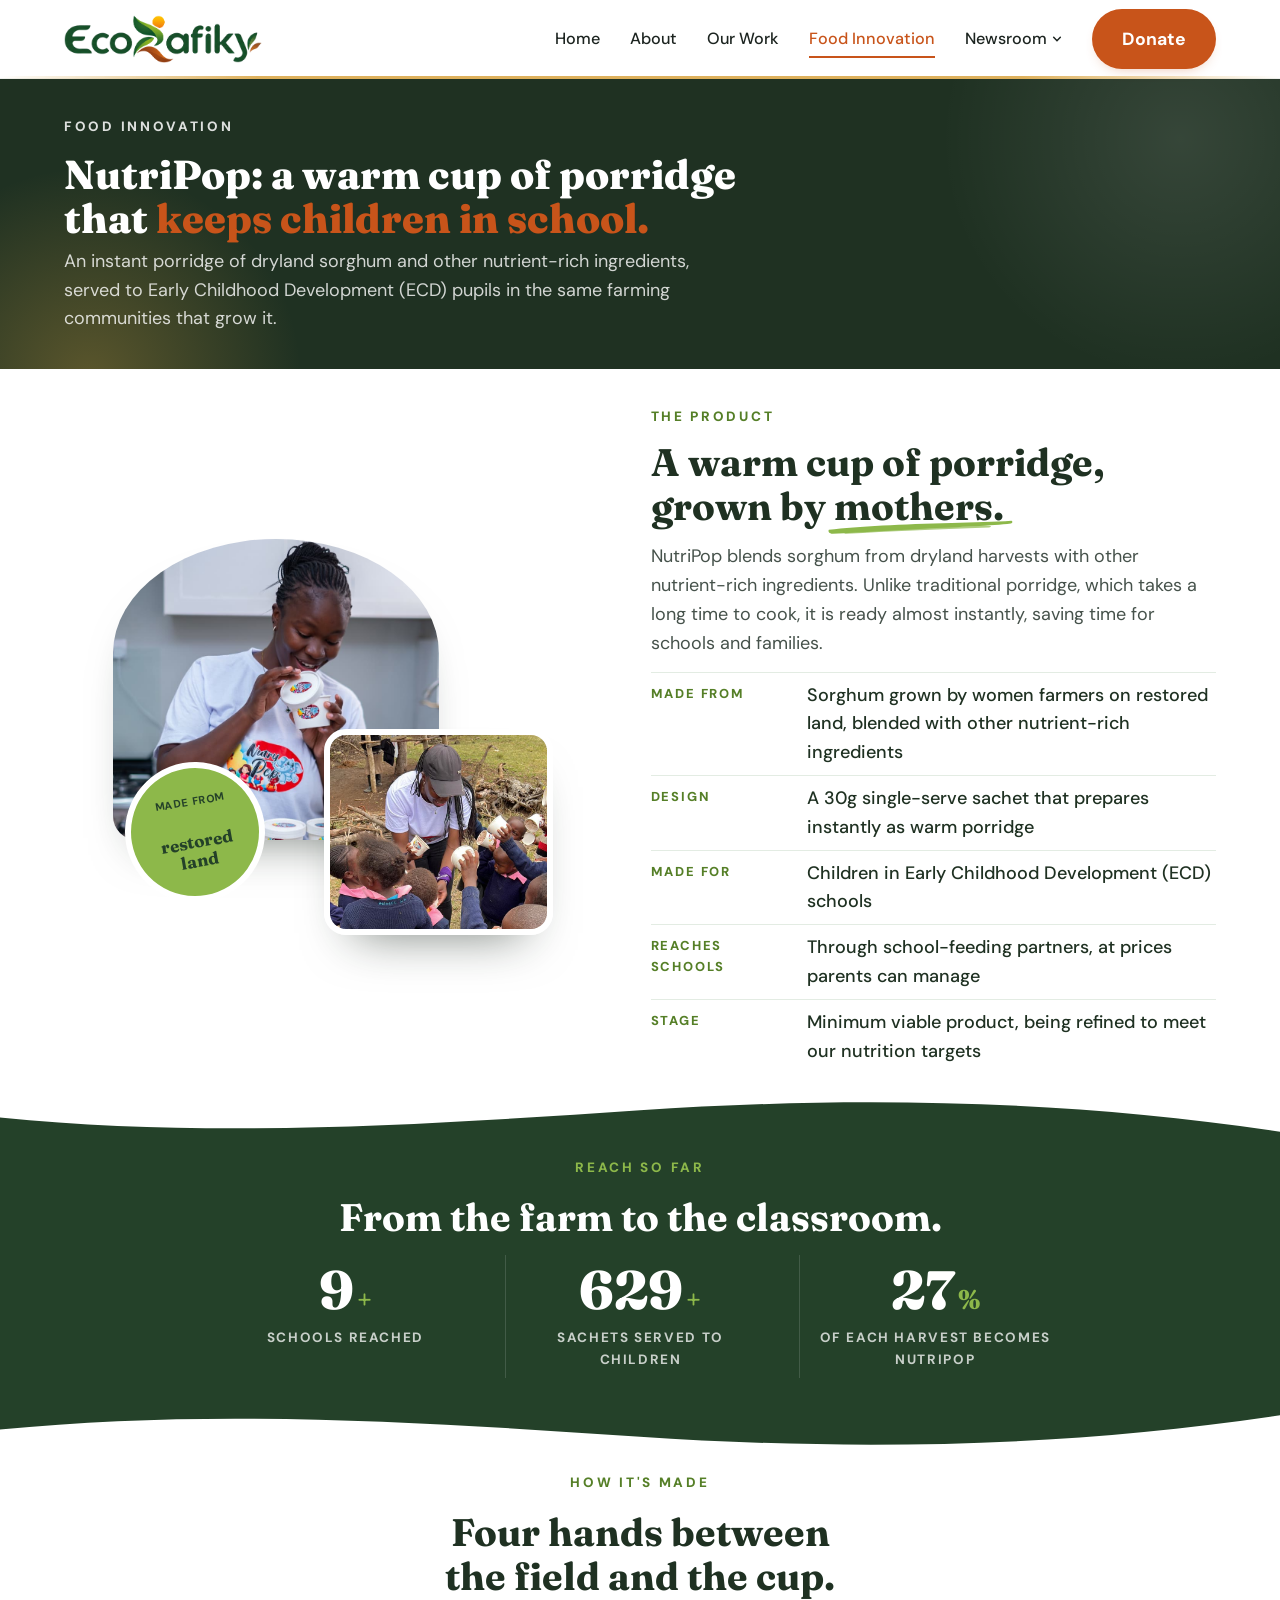
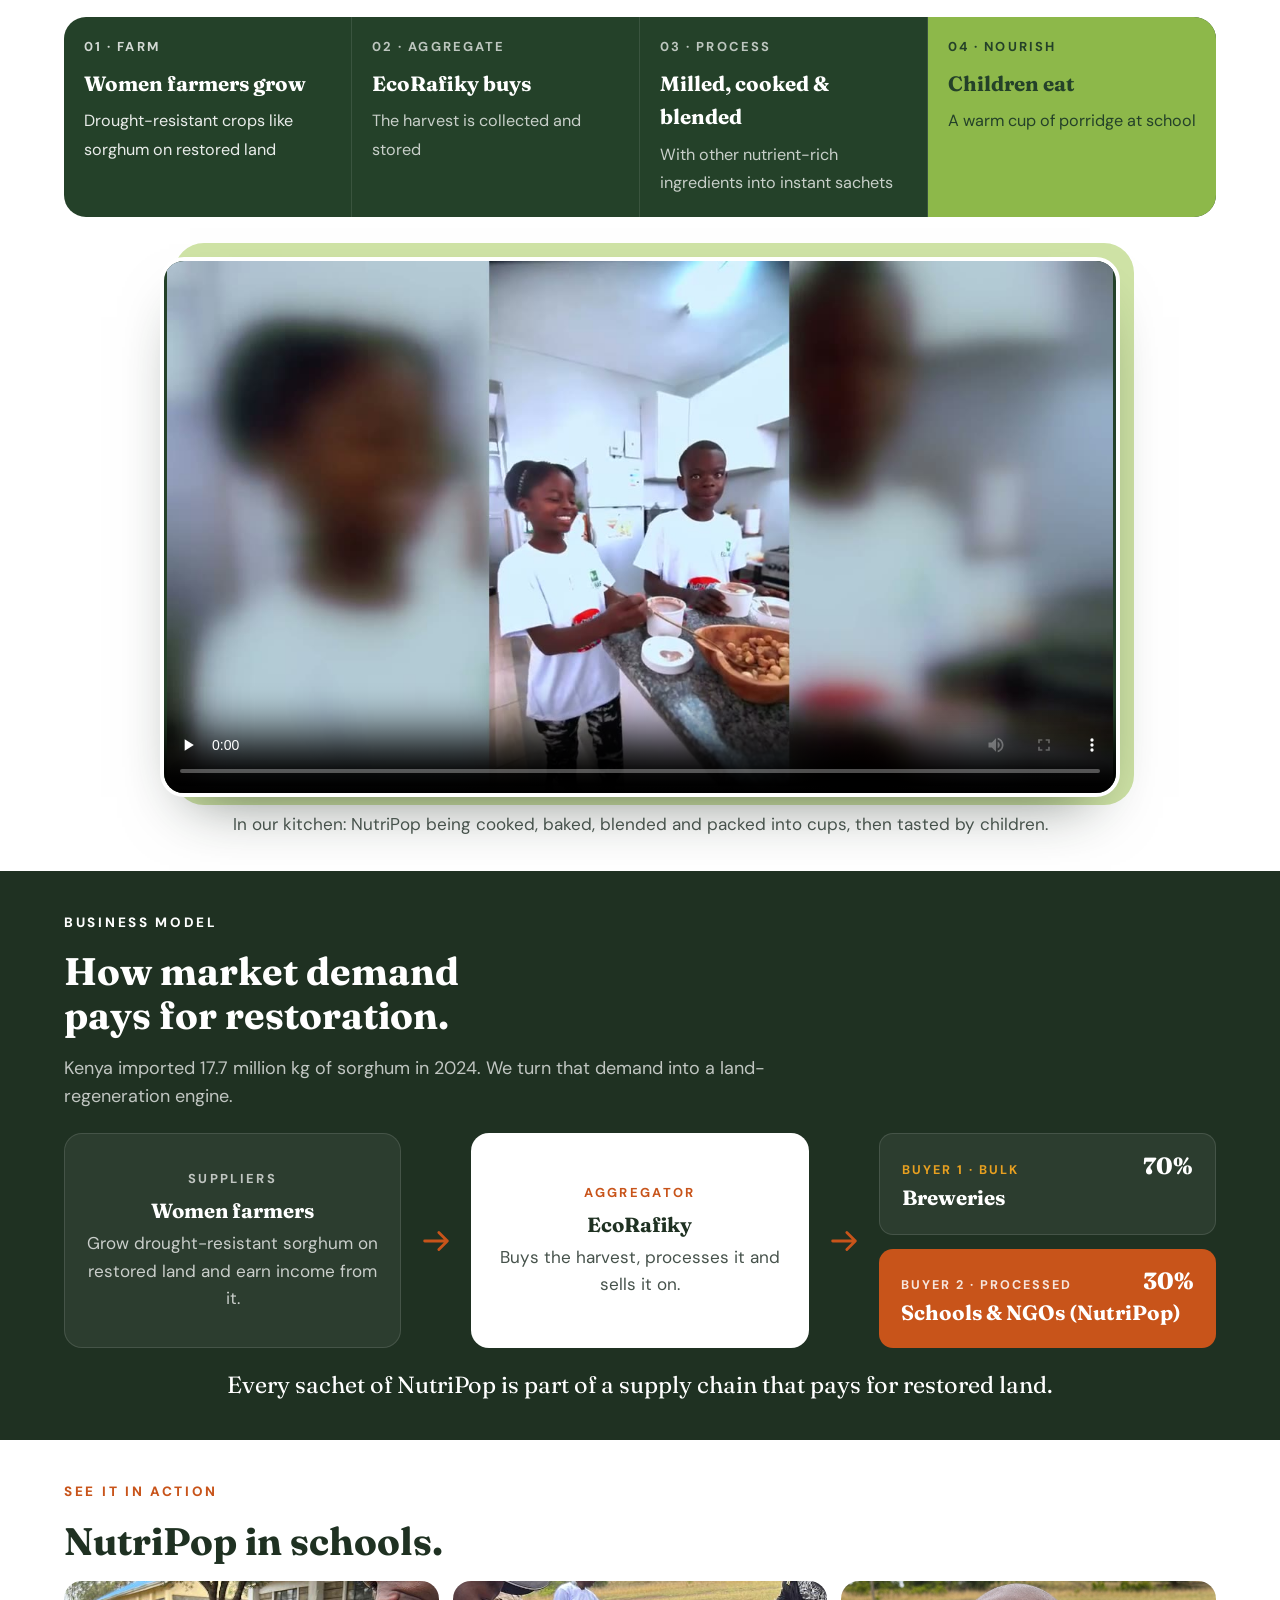
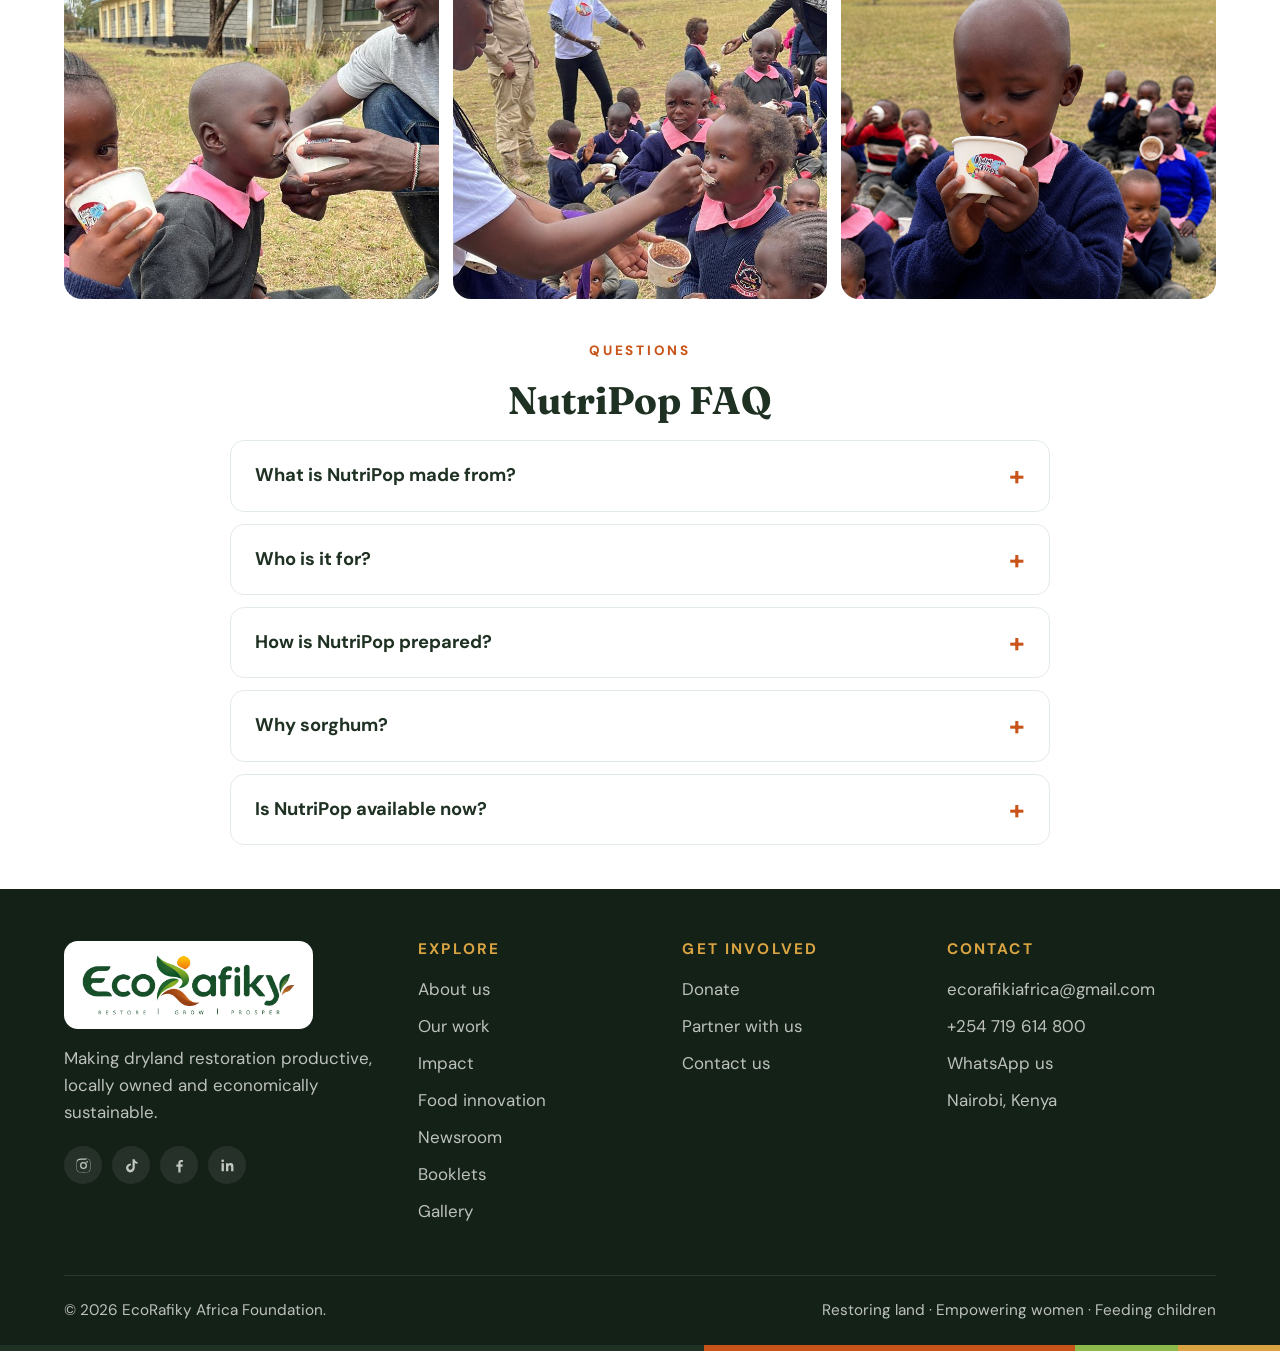
<file: nutripop.html>
<!DOCTYPE html>
<html lang="en">
<head>
<meta charset="UTF-8">
<meta name="viewport" content="width=device-width, initial-scale=1.0">
<title>Food Innovation: NutriPop | EcoRafiky Africa</title>
<meta name="description" content="NutriPop is an instant, nutritious porridge for ECD school children, made from sorghum grown by women farmers and other nutrient-rich ingredients.">
<meta name="theme-color" content="#244129">
<link rel="icon" href="favicon.ico" sizes="any">
<link rel="icon" type="image/png" sizes="32x32" href="images/favicon-32.png">
<link rel="apple-touch-icon" href="images/apple-touch-icon.png">
<link rel="canonical" href="https://www.ecorafiky.org/nutripop">
<meta property="og:url" content="https://www.ecorafiky.org/nutripop">
<meta property="og:type" content="website">
<meta property="og:site_name" content="EcoRafiky Africa">
<meta property="og:title" content="Food Innovation: NutriPop | EcoRafiky Africa">
<meta property="og:description" content="NutriPop is an instant, nutritious porridge for ECD school children, made from sorghum grown by women farmers and other nutrient-rich ingredients.">
<meta property="og:image" content="https://www.ecorafiky.org/images/share.jpg">
<meta property="og:image:width" content="1200">
<meta property="og:image:height" content="630">
<meta property="og:locale" content="en_KE">
<meta name="twitter:card" content="summary_large_image">
<meta name="twitter:title" content="Food Innovation: NutriPop | EcoRafiky Africa">
<meta name="twitter:description" content="NutriPop is an instant, nutritious porridge for ECD school children, made from sorghum grown by women farmers and other nutrient-rich ingredients.">
<meta name="twitter:image" content="https://www.ecorafiky.org/images/share.jpg">
<script src="js/analytics.js?v=2"></script>
<link rel="preconnect" href="https://fonts.googleapis.com">
<link rel="preconnect" href="https://fonts.gstatic.com" crossorigin>
<link href="https://fonts.googleapis.com/css2?family=Fraunces:ital,opsz,wght@0,9..144,500;0,9..144,700;0,9..144,800;1,9..144,400;1,9..144,600&family=Dancing+Script:wght@500;700&family=DM+Sans:wght@400;500;700&display=swap" rel="stylesheet">
<link rel="stylesheet" href="css/style.css?v=81">
</head>
<body>
<a class="skip" href="#top">Skip to content</a>

<!-- SVG icon sprite -->
<svg width="0" height="0" style="position:absolute" aria-hidden="true">
  <defs>
    <symbol id="i-ig" viewBox="0 0 24 24"><path fill="currentColor" d="M12 2.2c3.2 0 3.6 0 4.8.1 1.2.1 1.8.2 2.2.4.6.2 1 .5 1.4.9.4.4.7.8.9 1.4.2.4.4 1 .4 2.2.1 1.3.1 1.6.1 4.8s0 3.6-.1 4.8c-.1 1.2-.2 1.8-.4 2.2-.2.6-.5 1-.9 1.4-.4.4-.8.7-1.4.9-.4.2-1 .4-2.2.4-1.3.1-1.6.1-4.8.1s-3.6 0-4.8-.1c-1.2-.1-1.8-.2-2.2-.4-.6-.2-1-.5-1.4-.9-.4-.4-.7-.8-.9-1.4-.2-.4-.4-1-.4-2.2C2.2 15.6 2.2 15.2 2.2 12s0-3.6.1-4.8c.1-1.2.2-1.8.4-2.2.2-.6.5-1 .9-1.4.4-.4.8-.7 1.4-.9.4-.2 1-.4 2.2-.4C8.4 2.2 8.8 2.2 12 2.2zm0 1.8c-3.1 0-3.5 0-4.7.1-1.1.1-1.7.2-2.1.4-.5.2-.9.4-1.2.8-.4.4-.6.7-.8 1.2-.2.4-.3 1-.4 2.1C2.7 8.5 2.7 8.9 2.7 12s0 3.5.1 4.7c.1 1.1.2 1.7.4 2.1.2.5.4.9.8 1.2.4.4.7.6 1.2.8.4.2 1 .3 2.1.4 1.2.1 1.6.1 4.7.1s3.5 0 4.7-.1c1.1-.1 1.7-.2 2.1-.4.5-.2.9-.4 1.2-.8.4-.4.6-.7.8-1.2.2-.4.3-1 .4-2.1.1-1.2.1-1.6.1-4.7s0-3.5-.1-4.7c-.1-1.1-.2-1.7-.4-2.1-.2-.5-.4-.9-.8-1.2-.4-.4-.7-.6-1.2-.8-.4-.2-1-.3-2.1-.4C15.5 4 15.1 4 12 4zm0 3.1a4.9 4.9 0 110 9.8 4.9 4.9 0 010-9.8zm0 8a3.1 3.1 0 100-6.2 3.1 3.1 0 000 6.2zm6.2-8.2a1.1 1.1 0 11-2.3 0 1.1 1.1 0 012.3 0z"/></symbol>
    <symbol id="i-tt" viewBox="0 0 24 24"><path fill="currentColor" d="M16.6 3c.3 2.3 1.6 3.8 3.9 4v2.6c-1.3.1-2.5-.3-3.9-1.1v5.9c0 7.4-8.1 9.8-11.3 4.4-2.1-3.5-.8-9.6 6-9.8v2.8c-.5.1-1.1.2-1.6.4-1.5.5-2.4 1.5-2.1 3.2.5 3.2 6.4 4.2 5.9-2.1V3h3.1z"/></symbol>
    <symbol id="i-fb" viewBox="0 0 24 24"><path fill="currentColor" d="M13.5 21.9v-8.1h2.7l.4-3.2h-3.1V8.6c0-.9.3-1.5 1.6-1.5h1.7V4.2c-.3 0-1.3-.1-2.4-.1-2.4 0-4.1 1.5-4.1 4.2v2.3H7.6v3.2h2.7v8.1h3.2z"/></symbol>
    <symbol id="i-li" viewBox="0 0 24 24"><path fill="currentColor" d="M6.9 8.9H3.6V20h3.3V8.9zM5.2 3.5a1.9 1.9 0 100 3.8 1.9 1.9 0 000-3.8zM20.4 13.9c0-3-.6-5.3-4.1-5.3-1.7 0-2.8.9-3.3 1.8V8.9H9.9V20h3.3v-5.5c0-1.5.3-2.9 2.1-2.9 1.8 0 1.8 1.7 1.8 3V20h3.3v-6.1z"/></symbol>
    <symbol id="i-mail" viewBox="0 0 24 24"><path fill="none" stroke="currentColor" stroke-width="1.8" stroke-linecap="round" stroke-linejoin="round" d="M3 6h18v12H3zM3 7l9 6 9-6"/></symbol>
    <symbol id="i-phone" viewBox="0 0 24 24"><path fill="none" stroke="currentColor" stroke-width="1.8" stroke-linecap="round" stroke-linejoin="round" d="M5 4h4l2 5-2.5 1.5a11 11 0 005 5L15 13l5 2v4a2 2 0 01-2 2A16 16 0 013 6a2 2 0 012-2"/></symbol>
    <symbol id="i-wa" viewBox="0 0 24 24"><path fill="currentColor" d="M12 2a10 10 0 00-8.6 15.1L2 22l5-1.3A10 10 0 1012 2zm0 18.2c-1.5 0-3-.4-4.3-1.2l-.3-.2-3 .8.8-2.9-.2-.3A8.2 8.2 0 1112 20.2zm4.5-6.1c-.2-.1-1.5-.7-1.7-.8-.2-.1-.4-.1-.6.1l-.8 1c-.1.2-.3.2-.5.1-.7-.3-1.4-.7-2.1-1.3-.5-.5-1-1.1-1.3-1.7-.1-.2 0-.4.1-.5l.4-.5.3-.4v-.5l-.8-1.8c-.2-.5-.4-.4-.6-.4h-.5c-.2 0-.5.1-.7.3-.3.3-1 .9-1 2.2s1 2.6 1.1 2.8c.1.2 2 3.1 4.9 4.3 1.8.8 2.5.8 3.4.7.6-.1 1.5-.6 1.7-1.2.2-.6.2-1.1.2-1.2-.1-.1-.3-.2-.5-.3z"/></symbol>
    <symbol id="i-photo" viewBox="0 0 24 24"><path fill="none" stroke="currentColor" stroke-width="1.6" stroke-linecap="round" stroke-linejoin="round" d="M3 6h4l2-2h6l2 2h4v13H3zM12 16.5a4 4 0 100-8 4 4 0 000 8z"/></symbol>
    <symbol id="i-video" viewBox="0 0 24 24"><path fill="none" stroke="currentColor" stroke-width="1.6" stroke-linecap="round" stroke-linejoin="round" d="M3 6h13v12H3zM16 10l5-3v10l-5-3"/></symbol>
    <symbol id="i-check" viewBox="0 0 24 24"><path fill="none" stroke="currentColor" stroke-width="2.2" stroke-linecap="round" stroke-linejoin="round" d="M12 22a10 10 0 100-20 10 10 0 000 20zM7.5 12.5l3 3 6-6.5"/></symbol>
    <symbol id="i-arrow" viewBox="0 0 24 24"><path fill="none" stroke="currentColor" stroke-width="2" stroke-linecap="round" stroke-linejoin="round" d="M4 12h16M14 6l6 6-6 6"/></symbol>
    <symbol id="i-leaf" viewBox="0 0 24 24"><path fill="none" stroke="currentColor" stroke-width="1.8" stroke-linecap="round" stroke-linejoin="round" d="M5 21c0-9 5-15 15-16-1 10-7 15-15 16zM5 21l8-8"/></symbol>
    <symbol id="i-sprig" viewBox="0 0 120 220"><g fill="none" stroke="currentColor" stroke-width="2" stroke-linecap="round"><path d="M60 218C58 160 62 100 70 40"/><path d="M60 175c-22-8-36-25-42-48 21 6 36 23 42 48z"/><path d="M61 140c-12-5-20-14-24-27"/><path d="M62 130c19-10 31-27 35-50-19 8-31 25-35 50z"/><path d="M64 92c-16-6-27-19-31-36 16 5 26 17 31 36z"/></g><g fill="currentColor"><circle cx="70" cy="34" r="4"/><circle cx="77" cy="24" r="3.4"/><circle cx="63" cy="22" r="3.4"/><circle cx="71" cy="12" r="3"/><circle cx="81" cy="36" r="2.8"/><circle cx="59" cy="33" r="2.8"/><circle cx="84" cy="15" r="2.4"/><circle cx="57" cy="12" r="2.4"/></g></symbol>
  </defs>
</svg>

<!-- Nav -->
<header class="nav">
  <div class="wrap">
    <a href="/" class="logo" aria-label="EcoRafiky home">
      <img src="images/logo-ecorafiky.png" alt="EcoRafiky" width="198" height="48">
    </a>
    <nav class="menu" id="menu">
      <a href="/">Home</a>
      <a href="about">About</a>
      <a href="our-work">Our Work</a>
      <a href="nutripop">Food Innovation</a>
      <div class="dd">
        <a href="newsroom" class="dd-top">Newsroom <svg class="caret" viewBox="0 0 12 12" width="10" height="10" aria-hidden="true"><path d="M2 4l4 4 4-4" fill="none" stroke="currentColor" stroke-width="1.8" stroke-linecap="round"/></svg></a>
        <div class="dd-menu">
          <a href="newsroom">Newsroom</a>
          <a href="booklets">Booklets</a>
        </div>
      </div>
      <a href="donate" class="btn btn-orange">Donate</a>
    </nav>
    <button class="burger" id="burger" aria-label="Open menu" aria-expanded="false"><span></span><span></span><span></span></button>
  </div>
</header>


<main id="top">

<section class="page-hero">
  <div class="wrap">
    <span class="eyebrow">Food innovation</span>
    <h1>NutriPop: a warm cup of porridge that <em>keeps children in school.</em></h1>
    <p>An instant porridge of dryland sorghum and other nutrient-rich ingredients, served to Early Childhood Development (ECD) pupils in the same farming communities that grow it.</p>
  </div>
</section>
<!-- The product -->
<section class="np-prod">
  <div class="wrap np-prod-grid">
    <div class="np-prod-media reveal">
      <img class="a" src="images/nutripop/nutripop-cups.jpg" alt="Cups of NutriPop porridge being packed" loading="lazy">
      <img class="b" src="images/nutripop/serving-pupils.jpg" alt="Serving cups of NutriPop porridge to ECD pupils" loading="lazy">
      <span class="np-badge">Made from<br><b>restored land</b></span>
    </div>
    <div class="np-prod-copy reveal">
      <span class="eyebrow">The product</span>
      <h2>A warm cup of porridge, grown by <span class="pop">mothers.</span></h2>
      <p>NutriPop blends sorghum from dryland harvests with other nutrient-rich ingredients. Unlike traditional porridge, which takes a long time to cook, it is ready almost instantly, saving time for schools and families.</p>
      <dl class="np-spec">
        <div><dt>Made from</dt><dd>Sorghum grown by women farmers on restored land, blended with other nutrient-rich ingredients</dd></div>
        <div><dt>Design</dt><dd>A 30g single-serve sachet that prepares instantly as warm porridge</dd></div>
        <div><dt>Made for</dt><dd>Children in Early Childhood Development (ECD) schools</dd></div>
        <div><dt>Reaches schools</dt><dd>Through school-feeding partners, at prices parents can manage</dd></div>
        <div><dt>Stage</dt><dd>Minimum viable product, being refined to meet our nutrition targets</dd></div>
      </dl>
    </div>
  </div>
</section>


<!-- Reach -->
<section class="np-reach">
  <svg class="wave wave-top" viewBox="0 0 1440 70" preserveAspectRatio="none" aria-hidden="true"><path d="M0 30c240 30 480 10 720-10s480-15 720 30V0H0z" fill="#FFFFFF"/></svg>
  <div class="wrap">
    <div class="section-head center reveal">
      <span class="eyebrow">Reach so far</span>
      <h2>From the farm to the classroom.</h2>
    </div>
    <ul class="np-nums reveal">
      <li><strong><b data-count="10">10</b><em>+</em></strong><span>Schools reached</span></li>
      <li><strong><b data-count="700">700</b><em>+</em></strong><span>Sachets served to children</span></li>
      <li><strong><b data-count="30">30</b><em>%</em></strong><span>Of each harvest becomes NutriPop</span></li>
    </ul>
  </div>
  <svg class="wave" viewBox="0 0 1440 70" preserveAspectRatio="none" aria-hidden="true"><path d="M0 40c240-30 480-10 720 10s480 15 720-30v50H0z" fill="#FFFFFF"/></svg>
</section>


<!-- How it's made -->
<section class="np-made">
  <div class="wrap">
    <div class="section-head center reveal">
      <span class="eyebrow">How it's made</span>
      <h2>Four hands between the field and the cup.</h2>
    </div>
    <div class="np-flow reveal">
      <div><i>01 · FARM</i><b>Women farmers grow</b><small>Drought-resistant crops like sorghum on restored land</small></div>
      <div><i>02 · AGGREGATE</i><b>EcoRafiky buys</b><small>The harvest is collected and stored</small></div>
      <div><i>03 · PROCESS</i><b>Milled, cooked &amp; blended</b><small>With other nutrient-rich ingredients into instant sachets</small></div>
      <div><i>04 · NOURISH</i><b>Children eat</b><small>A warm cup of porridge at school</small></div>
    </div>
    <figure class="np-video reveal">
      <video controls playsinline preload="none" poster="images/nutripop/making-poster.jpg" width="1280" height="720">
        <source src="videos/nutripop-making.mp4" type="video/mp4">
      </video>
      <figcaption>In our kitchen: NutriPop being cooked, baked, blended and packed into cups, then tasted by children.</figcaption>
    </figure>
  </div>
</section>


<!-- Business model -->
<section class="section model">
  <div class="wrap">
    <div class="section-head reveal">
      <span class="eyebrow">Business model</span>
      <h2>How market demand pays for restoration.</h2>
      <p>Kenya imported 17.7 million kg of sorghum in 2024. We turn that demand into a land-regeneration engine.</p>
    </div>
    <div class="model-flow reveal">
      <div class="mbox"><small>Suppliers</small><h3>Women farmers</h3><p>Grow drought-resistant sorghum on restored land and earn income from it.</p></div>
      <div class="arrow"><svg><use href="#i-arrow"/></svg></div>
      <div class="mbox center"><small>Aggregator</small><h3>EcoRafiky</h3><p>Buys the harvest, processes it and sells it on.</p></div>
      <div class="arrow"><svg><use href="#i-arrow"/></svg></div>
      <div class="buyers">
        <div class="buyer"><span class="pct">70%</span><small>Buyer 1 · bulk</small><h4>Breweries</h4></div>
        <div class="buyer np"><span class="pct">30%</span><small>Buyer 2 · processed</small><h4>Schools & NGOs (NutriPop)</h4></div>
      </div>
    </div>
    <p class="model-foot reveal">Every sachet of NutriPop is part of a supply chain that pays for restored land.</p>
  </div>
</section>


<section class="section np-gallery" style="background:var(--white)">
  <div class="wrap">
    <div class="section-head reveal">
      <span class="eyebrow">See it in action</span>
      <h2>NutriPop in schools.</h2>
    </div>
    <div class="np-photos reveal">
      <img src="images/nutripop/pupils-drinking.jpg" alt="Pupils drinking NutriPop porridge from cups" loading="lazy">
      <img src="images/nutripop/spoon-feeding.jpg" alt="Spoon-feeding NutriPop porridge to a pupil in the schoolyard" loading="lazy">
      <img src="images/nutripop/pupil-sipping.jpg" alt="A young pupil sipping NutriPop porridge from a cup, with classmates behind him" loading="lazy">
    </div>
  </div>
</section>
<section class="section np-faq">
  <div class="wrap">
    <div class="section-head center reveal" style="margin-left:auto;margin-right:auto;text-align:center">
      <span class="eyebrow">Questions</span>
      <h2>NutriPop FAQ</h2>
    </div>
    <div class="faq">
      <div class="faq-item reveal"><button class="faq-q" aria-expanded="false">What is NutriPop made from?</button><div class="faq-a"><p>Sorghum grown by women farmers on restored land in Kenya's arid and semi-arid areas, blended with other ingredients rich in nutrients for growing children.</p></div></div>
      <div class="faq-item reveal"><button class="faq-q" aria-expanded="false">Who is it for?</button><div class="faq-a"><p>It's designed for children in Early Childhood Development (ECD) schools, especially in the farming communities where the sorghum is grown.</p></div></div>
      <div class="faq-item reveal"><button class="faq-q" aria-expanded="false">How is NutriPop prepared?</button><div class="faq-a"><p>It is instant. Traditional porridge has to be cooked for a long time, but NutriPop is ready almost straight away. That saves time for school cooks, teachers and parents on busy mornings.</p></div></div>
      <div class="faq-item reveal"><button class="faq-q" aria-expanded="false">Why sorghum?</button><div class="faq-a"><p>Sorghum is drought-resistant, so it grows on dry, restored land where other crops fail. Buying it gives women farmers an income and keeps their land under restoration.</p></div></div>
      <div class="faq-item reveal"><button class="faq-q" aria-expanded="false">Is NutriPop available now?</button><div class="faq-a"><p>NutriPop has reached minimum viable product stage and is being refined to meet our nutrition targets. Rollout to the first schools is planned for 2026. Contact us to join.</p></div></div>
    </div>
  </div>
</section>
</main>

<!-- Footer -->
<footer>
  <div class="wrap">
    <div class="fgrid">
      <div>
        <a href="/" class="logo" aria-label="EcoRafiky home">
          <img src="images/logo-ecorafiky-full.png" alt="EcoRafiky: Restore, Grow, Prosper" width="213" height="60">
        </a>
        <p>Making dryland restoration productive, locally owned and economically sustainable.</p>
        <div class="socials">
          <a href="https://www.instagram.com/eco_rafiky?dlrf=MTA3dzAyN3Nncm9vYg%3D%3D&utm_source=qr" target="_blank" rel="noopener" aria-label="Instagram"><svg width="17" height="17"><use href="#i-ig"/></svg></a>
          <a href="https://www.tiktok.com/@eco_rafiky?_r=1&_t=ZS-9B5zdMB7QZi" target="_blank" rel="noopener" aria-label="TikTok"><svg width="17" height="17"><use href="#i-tt"/></svg></a>
          <a href="https://www.facebook.com/share/1C9s49rXTb/?mibextid=wwXIfr" target="_blank" rel="noopener" aria-label="Facebook"><svg width="17" height="17"><use href="#i-fb"/></svg></a>
          <a href="https://www.linkedin.com/company/eco-rafiki-africa-foundation/" target="_blank" rel="noopener" aria-label="LinkedIn"><svg width="17" height="17"><use href="#i-li"/></svg></a>
        </div>
      </div>
      <div>
        <h4>Explore</h4>
        <ul><li><a href="about">About us</a></li><li><a href="our-work">Our work</a></li><li><a href="impact">Impact</a></li><li><a href="nutripop">Food innovation</a></li><li><a href="newsroom">Newsroom</a></li><li><a href="booklets">Booklets</a></li><li><a href="gallery">Gallery</a></li></ul>
      </div>
      <div>
        <h4>Get involved</h4>
        <ul><li><a href="donate">Donate</a></li><li><a href="donate">Partner with us</a></li><li><a href="donate#reach">Contact us</a></li></ul>
      </div>
      <div>
        <h4>Contact</h4>
        <ul>
          <li><a href="mailto:ecorafikiafrica@gmail.com">ecorafikiafrica@gmail.com</a></li>
          <li><a href="tel:+254719614800">+254 719 614 800</a></li>
          <li><a href="https://wa.me/254719614800" target="_blank" rel="noopener">WhatsApp us</a></li>
          <li>Nairobi, Kenya</li>
        </ul>
      </div>
    </div>
    <div class="fbottom">
      <span>© <span class="yr">2026</span> EcoRafiky Africa Foundation.</span>
      <span>Restoring land · Empowering women · Feeding children</span>
    </div>
  </div>
  <div class="stripe"></div>
</footer>


<script src="js/main.js?v=61"></script>
</body>
</html>
</file>
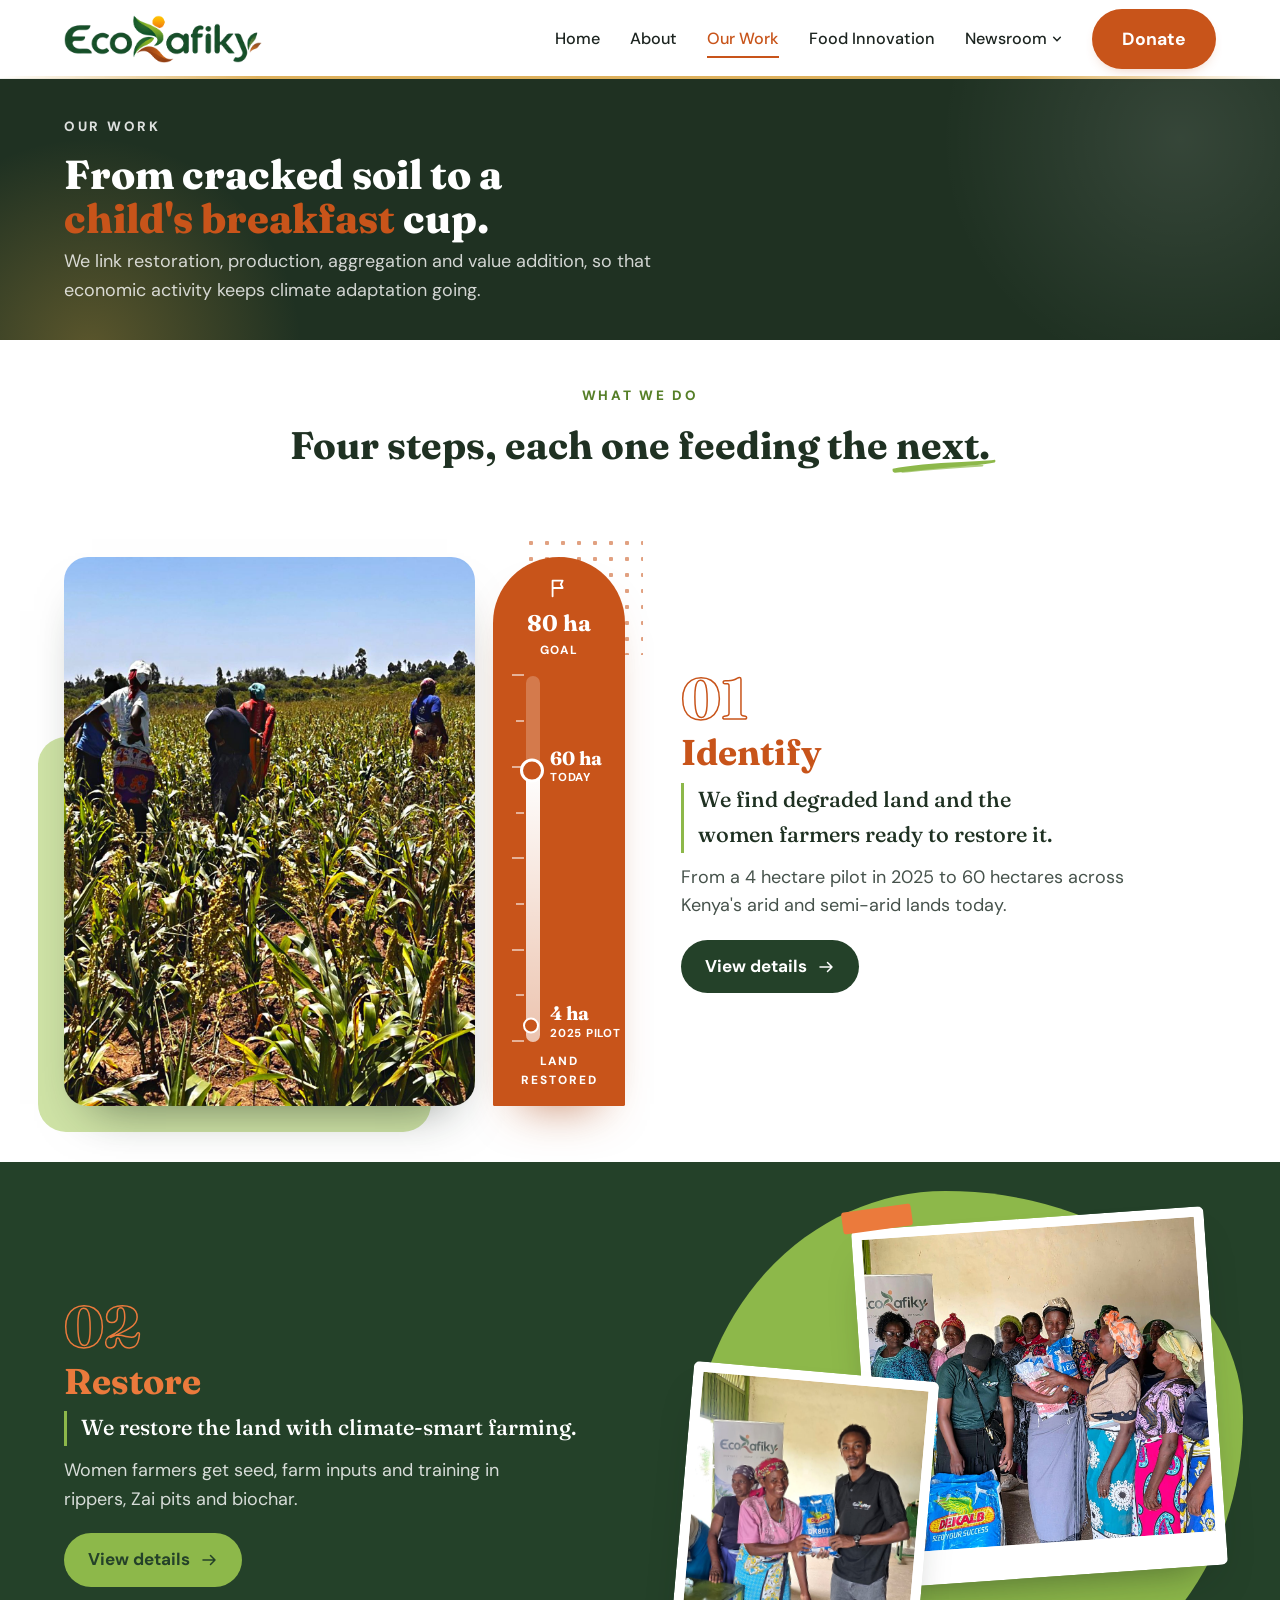
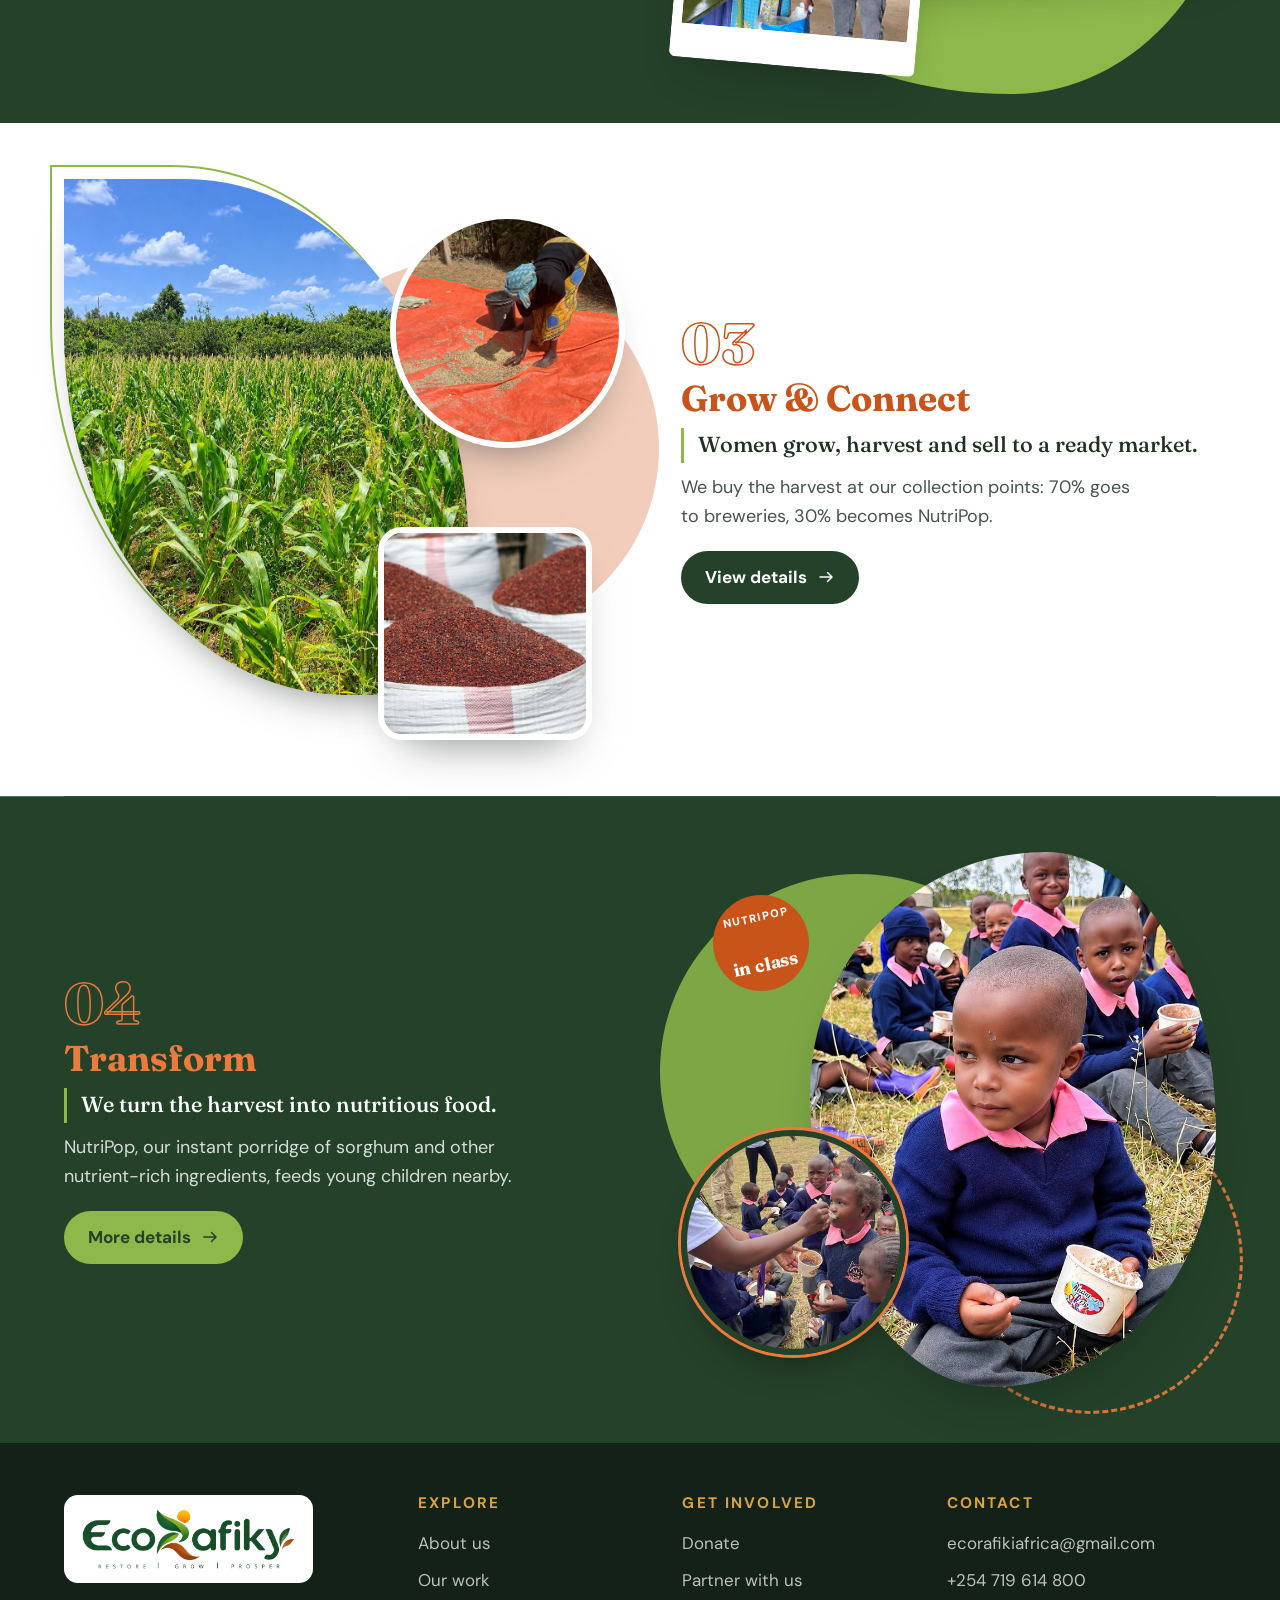
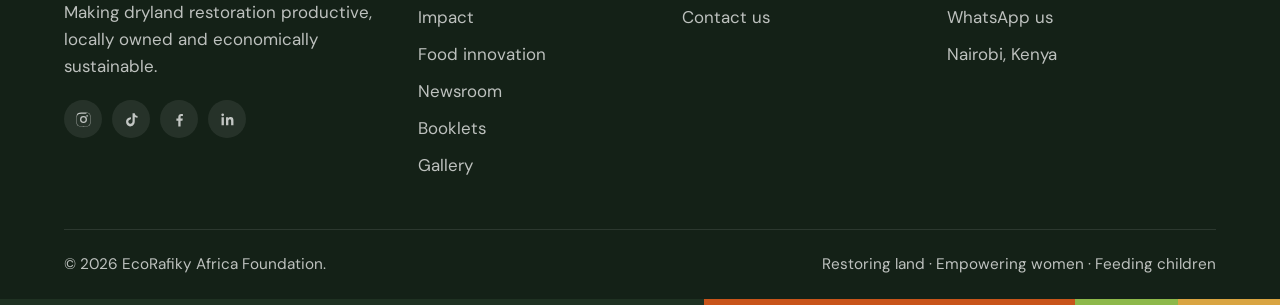
<file: our-work.html>
<!DOCTYPE html>
<html lang="en">
<head>
<meta charset="UTF-8">
<meta name="viewport" content="width=device-width, initial-scale=1.0">
<title>Our Work | EcoRafiky Africa</title>
<meta name="description" content="How EcoRafiky restores degraded drylands, supports women farmers and links sorghum harvests to markets.">
<meta name="theme-color" content="#244129">
<link rel="icon" href="favicon.ico" sizes="any">
<link rel="icon" type="image/png" sizes="32x32" href="images/favicon-32.png">
<link rel="apple-touch-icon" href="images/apple-touch-icon.png">
<link rel="canonical" href="https://www.ecorafiky.org/our-work">
<meta property="og:url" content="https://www.ecorafiky.org/our-work">
<meta property="og:type" content="website">
<meta property="og:site_name" content="EcoRafiky Africa">
<meta property="og:title" content="Our Work | EcoRafiky Africa">
<meta property="og:description" content="How EcoRafiky restores degraded drylands, supports women farmers and links sorghum harvests to markets.">
<meta property="og:image" content="https://www.ecorafiky.org/images/share.jpg">
<meta property="og:image:width" content="1200">
<meta property="og:image:height" content="630">
<meta property="og:locale" content="en_KE">
<meta name="twitter:card" content="summary_large_image">
<meta name="twitter:title" content="Our Work | EcoRafiky Africa">
<meta name="twitter:description" content="How EcoRafiky restores degraded drylands, supports women farmers and links sorghum harvests to markets.">
<meta name="twitter:image" content="https://www.ecorafiky.org/images/share.jpg">
<script src="js/analytics.js?v=2"></script>
<link rel="preconnect" href="https://fonts.googleapis.com">
<link rel="preconnect" href="https://fonts.gstatic.com" crossorigin>
<link href="https://fonts.googleapis.com/css2?family=Fraunces:ital,opsz,wght@0,9..144,500;0,9..144,700;0,9..144,800;1,9..144,400;1,9..144,600&family=Dancing+Script:wght@500;700&family=DM+Sans:wght@400;500;700&display=swap" rel="stylesheet">
<link rel="stylesheet" href="css/style.css?v=81">
</head>
<body>
<a class="skip" href="#top">Skip to content</a>

<!-- SVG icon sprite -->
<svg width="0" height="0" style="position:absolute" aria-hidden="true">
  <defs>
    <symbol id="i-ig" viewBox="0 0 24 24"><path fill="currentColor" d="M12 2.2c3.2 0 3.6 0 4.8.1 1.2.1 1.8.2 2.2.4.6.2 1 .5 1.4.9.4.4.7.8.9 1.4.2.4.4 1 .4 2.2.1 1.3.1 1.6.1 4.8s0 3.6-.1 4.8c-.1 1.2-.2 1.8-.4 2.2-.2.6-.5 1-.9 1.4-.4.4-.8.7-1.4.9-.4.2-1 .4-2.2.4-1.3.1-1.6.1-4.8.1s-3.6 0-4.8-.1c-1.2-.1-1.8-.2-2.2-.4-.6-.2-1-.5-1.4-.9-.4-.4-.7-.8-.9-1.4-.2-.4-.4-1-.4-2.2C2.2 15.6 2.2 15.2 2.2 12s0-3.6.1-4.8c.1-1.2.2-1.8.4-2.2.2-.6.5-1 .9-1.4.4-.4.8-.7 1.4-.9.4-.2 1-.4 2.2-.4C8.4 2.2 8.8 2.2 12 2.2zm0 1.8c-3.1 0-3.5 0-4.7.1-1.1.1-1.7.2-2.1.4-.5.2-.9.4-1.2.8-.4.4-.6.7-.8 1.2-.2.4-.3 1-.4 2.1C2.7 8.5 2.7 8.9 2.7 12s0 3.5.1 4.7c.1 1.1.2 1.7.4 2.1.2.5.4.9.8 1.2.4.4.7.6 1.2.8.4.2 1 .3 2.1.4 1.2.1 1.6.1 4.7.1s3.5 0 4.7-.1c1.1-.1 1.7-.2 2.1-.4.5-.2.9-.4 1.2-.8.4-.4.6-.7.8-1.2.2-.4.3-1 .4-2.1.1-1.2.1-1.6.1-4.7s0-3.5-.1-4.7c-.1-1.1-.2-1.7-.4-2.1-.2-.5-.4-.9-.8-1.2-.4-.4-.7-.6-1.2-.8-.4-.2-1-.3-2.1-.4C15.5 4 15.1 4 12 4zm0 3.1a4.9 4.9 0 110 9.8 4.9 4.9 0 010-9.8zm0 8a3.1 3.1 0 100-6.2 3.1 3.1 0 000 6.2zm6.2-8.2a1.1 1.1 0 11-2.3 0 1.1 1.1 0 012.3 0z"/></symbol>
    <symbol id="i-tt" viewBox="0 0 24 24"><path fill="currentColor" d="M16.6 3c.3 2.3 1.6 3.8 3.9 4v2.6c-1.3.1-2.5-.3-3.9-1.1v5.9c0 7.4-8.1 9.8-11.3 4.4-2.1-3.5-.8-9.6 6-9.8v2.8c-.5.1-1.1.2-1.6.4-1.5.5-2.4 1.5-2.1 3.2.5 3.2 6.4 4.2 5.9-2.1V3h3.1z"/></symbol>
    <symbol id="i-fb" viewBox="0 0 24 24"><path fill="currentColor" d="M13.5 21.9v-8.1h2.7l.4-3.2h-3.1V8.6c0-.9.3-1.5 1.6-1.5h1.7V4.2c-.3 0-1.3-.1-2.4-.1-2.4 0-4.1 1.5-4.1 4.2v2.3H7.6v3.2h2.7v8.1h3.2z"/></symbol>
    <symbol id="i-li" viewBox="0 0 24 24"><path fill="currentColor" d="M6.9 8.9H3.6V20h3.3V8.9zM5.2 3.5a1.9 1.9 0 100 3.8 1.9 1.9 0 000-3.8zM20.4 13.9c0-3-.6-5.3-4.1-5.3-1.7 0-2.8.9-3.3 1.8V8.9H9.9V20h3.3v-5.5c0-1.5.3-2.9 2.1-2.9 1.8 0 1.8 1.7 1.8 3V20h3.3v-6.1z"/></symbol>
    <symbol id="i-mail" viewBox="0 0 24 24"><path fill="none" stroke="currentColor" stroke-width="1.8" stroke-linecap="round" stroke-linejoin="round" d="M3 6h18v12H3zM3 7l9 6 9-6"/></symbol>
    <symbol id="i-phone" viewBox="0 0 24 24"><path fill="none" stroke="currentColor" stroke-width="1.8" stroke-linecap="round" stroke-linejoin="round" d="M5 4h4l2 5-2.5 1.5a11 11 0 005 5L15 13l5 2v4a2 2 0 01-2 2A16 16 0 013 6a2 2 0 012-2"/></symbol>
    <symbol id="i-wa" viewBox="0 0 24 24"><path fill="currentColor" d="M12 2a10 10 0 00-8.6 15.1L2 22l5-1.3A10 10 0 1012 2zm0 18.2c-1.5 0-3-.4-4.3-1.2l-.3-.2-3 .8.8-2.9-.2-.3A8.2 8.2 0 1112 20.2zm4.5-6.1c-.2-.1-1.5-.7-1.7-.8-.2-.1-.4-.1-.6.1l-.8 1c-.1.2-.3.2-.5.1-.7-.3-1.4-.7-2.1-1.3-.5-.5-1-1.1-1.3-1.7-.1-.2 0-.4.1-.5l.4-.5.3-.4v-.5l-.8-1.8c-.2-.5-.4-.4-.6-.4h-.5c-.2 0-.5.1-.7.3-.3.3-1 .9-1 2.2s1 2.6 1.1 2.8c.1.2 2 3.1 4.9 4.3 1.8.8 2.5.8 3.4.7.6-.1 1.5-.6 1.7-1.2.2-.6.2-1.1.2-1.2-.1-.1-.3-.2-.5-.3z"/></symbol>
    <symbol id="i-photo" viewBox="0 0 24 24"><path fill="none" stroke="currentColor" stroke-width="1.6" stroke-linecap="round" stroke-linejoin="round" d="M3 6h4l2-2h6l2 2h4v13H3zM12 16.5a4 4 0 100-8 4 4 0 000 8z"/></symbol>
    <symbol id="i-video" viewBox="0 0 24 24"><path fill="none" stroke="currentColor" stroke-width="1.6" stroke-linecap="round" stroke-linejoin="round" d="M3 6h13v12H3zM16 10l5-3v10l-5-3"/></symbol>
    <symbol id="i-check" viewBox="0 0 24 24"><path fill="none" stroke="currentColor" stroke-width="2.2" stroke-linecap="round" stroke-linejoin="round" d="M12 22a10 10 0 100-20 10 10 0 000 20zM7.5 12.5l3 3 6-6.5"/></symbol>
    <symbol id="i-arrow" viewBox="0 0 24 24"><path fill="none" stroke="currentColor" stroke-width="2" stroke-linecap="round" stroke-linejoin="round" d="M4 12h16M14 6l6 6-6 6"/></symbol>
    <symbol id="i-leaf" viewBox="0 0 24 24"><path fill="none" stroke="currentColor" stroke-width="1.8" stroke-linecap="round" stroke-linejoin="round" d="M5 21c0-9 5-15 15-16-1 10-7 15-15 16zM5 21l8-8"/></symbol>
    <symbol id="i-sprig" viewBox="0 0 120 220"><g fill="none" stroke="currentColor" stroke-width="2" stroke-linecap="round"><path d="M60 218C58 160 62 100 70 40"/><path d="M60 175c-22-8-36-25-42-48 21 6 36 23 42 48z"/><path d="M61 140c-12-5-20-14-24-27"/><path d="M62 130c19-10 31-27 35-50-19 8-31 25-35 50z"/><path d="M64 92c-16-6-27-19-31-36 16 5 26 17 31 36z"/></g><g fill="currentColor"><circle cx="70" cy="34" r="4"/><circle cx="77" cy="24" r="3.4"/><circle cx="63" cy="22" r="3.4"/><circle cx="71" cy="12" r="3"/><circle cx="81" cy="36" r="2.8"/><circle cx="59" cy="33" r="2.8"/><circle cx="84" cy="15" r="2.4"/><circle cx="57" cy="12" r="2.4"/></g></symbol>
  </defs>
</svg>

<!-- Nav -->
<header class="nav">
  <div class="wrap">
    <a href="/" class="logo" aria-label="EcoRafiky home">
      <img src="images/logo-ecorafiky.png" alt="EcoRafiky" width="198" height="48">
    </a>
    <nav class="menu" id="menu">
      <a href="/">Home</a>
      <a href="about">About</a>
      <a href="our-work">Our Work</a>
      <a href="nutripop">Food Innovation</a>
      <div class="dd">
        <a href="newsroom" class="dd-top">Newsroom <svg class="caret" viewBox="0 0 12 12" width="10" height="10" aria-hidden="true"><path d="M2 4l4 4 4-4" fill="none" stroke="currentColor" stroke-width="1.8" stroke-linecap="round"/></svg></a>
        <div class="dd-menu">
          <a href="newsroom">Newsroom</a>
          <a href="booklets">Booklets</a>
        </div>
      </div>
      <a href="donate" class="btn btn-orange">Donate</a>
    </nav>
    <button class="burger" id="burger" aria-label="Open menu" aria-expanded="false"><span></span><span></span><span></span></button>
  </div>
</header>


<main id="top">

<section class="page-hero">
  <div class="wrap">
    <span class="eyebrow">Our work</span>
    <h1>From cracked soil to a <em>child's breakfast</em> cup.</h1>
    <p>We link restoration, production, aggregation and value addition, so that economic activity keeps climate adaptation going.</p>
  </div>
</section>


<!-- What we do: four steps, each with a brief and a door to the detail -->
<section class="wd">
  <div class="wrap">
    <div class="section-head center reveal">
      <span class="eyebrow">What we do</span>
      <h2>Four steps, each one feeding the <span class="pop">next.</span></h2>
    </div>

    <article class="wd-step reveal">
      <div class="wd-media">
        <div class="wd-grow">
          <img src="images/our-work/identify-women-field.jpg?v=2" alt="Women farmers walking through a sorghum field on restored land" loading="lazy">
          <div class="scale" role="img" aria-label="Land restored: 60 of our 80 hectare goal. The 2025 pilot began with 4 hectares.">
            <span class="scale-goal"><b>80 ha</b>Goal</span>
            <div class="scale-track">
              <i class="t" style="--v:0"></i><i class="t" style="--v:10"></i><i class="t" style="--v:20"></i><i class="t" style="--v:30"></i><i class="t" style="--v:40"></i><i class="t" style="--v:50"></i><i class="t" style="--v:60"></i><i class="t" style="--v:70"></i><i class="t" style="--v:80"></i>
              <span class="scale-fill" style="--v:60"></span>
              <span class="scale-mark now" style="--v:60"><b>60 ha</b>today</span>
              <span class="scale-mark pilot" style="--v:4"><b>4 ha</b>2025 pilot</span>
            </div>
            <span class="scale-name">Land restored</span>
          </div>
        </div>
      </div>
      <div class="wd-copy">
        <span class="wd-num">01</span>
        <h3>Identify</h3>
        <p class="wd-brief">We find degraded land and the women farmers ready to restore it.</p>
        <p>From a 4 hectare pilot in 2025 to 60 hectares across Kenya's arid and semi-arid lands today.</p>
        <a href="work-identify" class="wd-btn">View details <svg><use href="#i-arrow"/></svg></a>
      </div>
    </article>

    <article class="wd-step flip reveal">
      <div class="wd-media wd-prints">
        <img class="m1" src="images/our-work/restore-seed-group.jpg" alt="Women farmers receiving seed from the EcoRafiky team" loading="lazy" style="object-position:center 30%">
        <img class="m2" src="images/our-work/restore-seed-handover.jpg" alt="A woman farmer receiving a bag of seed from an EcoRafiky officer" loading="lazy" style="object-position:center 25%">
      </div>
      <div class="wd-copy">
        <span class="wd-num">02</span>
        <h3>Restore</h3>
        <p class="wd-brief">We restore the land with climate-smart farming.</p>
        <p>Women farmers get seed, farm inputs and training in rippers, Zai pits and biochar.</p>
        <a href="work-restore" class="wd-btn">View details <svg><use href="#i-arrow"/></svg></a>
      </div>
    </article>

    <article class="wd-step reveal">
      <div class="wd-media wd-leaf">
        <img class="m1" src="images/our-work/grow-crop-field.jpg" alt="A green crop field growing under blue skies" loading="lazy">
        <img class="m2" src="images/work/woman-drying-sorghum.jpg" alt="A woman farmer spreading harvested sorghum to dry on a tarpaulin" loading="lazy">
        <img class="m3" src="images/work/sorghum-harvest-sacks.jpg" alt="Sacks filled with red sorghum grain" loading="lazy">
      </div>
      <div class="wd-copy">
        <span class="wd-num">03</span>
        <h3>Grow &amp; Connect</h3>
        <p class="wd-brief">Women grow, harvest and sell to a ready market.</p>
        <p>We buy the harvest at our collection points: 70% goes to breweries, 30% becomes NutriPop.</p>
        <a href="work-connect" class="wd-btn">View details <svg><use href="#i-arrow"/></svg></a>
      </div>
    </article>

    <article class="wd-step flip reveal">
      <div class="wd-media wd-blob">
        <img class="m1" src="images/our-work/transform-child-nutripop.jpg" alt="A young pupil sitting on the grass holding a cup of NutriPop porridge" loading="lazy">
        <img class="m2" src="images/our-work/nutrition-feeding.jpg" alt="Spoon-feeding NutriPop porridge to young pupils" loading="lazy">
        <span class="wd-tag">NutriPop<br><b>in class</b></span>
      </div>
      <div class="wd-copy">
        <span class="wd-num">04</span>
        <h3>Transform</h3>
        <p class="wd-brief">We turn the harvest into nutritious food.</p>
        <p>NutriPop, our instant porridge of sorghum and other nutrient-rich ingredients, feeds young children nearby.</p>
        <a href="nutripop" class="wd-btn">More details <svg><use href="#i-arrow"/></svg></a>
      </div>
    </article>
  </div>
</section>


</main>

<!-- Footer -->
<footer>
  <div class="wrap">
    <div class="fgrid">
      <div>
        <a href="/" class="logo" aria-label="EcoRafiky home">
          <img src="images/logo-ecorafiky-full.png" alt="EcoRafiky: Restore, Grow, Prosper" width="213" height="60">
        </a>
        <p>Making dryland restoration productive, locally owned and economically sustainable.</p>
        <div class="socials">
          <a href="https://www.instagram.com/eco_rafiky?dlrf=MTA3dzAyN3Nncm9vYg%3D%3D&utm_source=qr" target="_blank" rel="noopener" aria-label="Instagram"><svg width="17" height="17"><use href="#i-ig"/></svg></a>
          <a href="https://www.tiktok.com/@eco_rafiky?_r=1&_t=ZS-9B5zdMB7QZi" target="_blank" rel="noopener" aria-label="TikTok"><svg width="17" height="17"><use href="#i-tt"/></svg></a>
          <a href="https://www.facebook.com/share/1C9s49rXTb/?mibextid=wwXIfr" target="_blank" rel="noopener" aria-label="Facebook"><svg width="17" height="17"><use href="#i-fb"/></svg></a>
          <a href="https://www.linkedin.com/company/eco-rafiki-africa-foundation/" target="_blank" rel="noopener" aria-label="LinkedIn"><svg width="17" height="17"><use href="#i-li"/></svg></a>
        </div>
      </div>
      <div>
        <h4>Explore</h4>
        <ul><li><a href="about">About us</a></li><li><a href="our-work">Our work</a></li><li><a href="impact">Impact</a></li><li><a href="nutripop">Food innovation</a></li><li><a href="newsroom">Newsroom</a></li><li><a href="booklets">Booklets</a></li><li><a href="gallery">Gallery</a></li></ul>
      </div>
      <div>
        <h4>Get involved</h4>
        <ul><li><a href="donate">Donate</a></li><li><a href="donate">Partner with us</a></li><li><a href="donate#reach">Contact us</a></li></ul>
      </div>
      <div>
        <h4>Contact</h4>
        <ul>
          <li><a href="mailto:ecorafikiafrica@gmail.com">ecorafikiafrica@gmail.com</a></li>
          <li><a href="tel:+254719614800">+254 719 614 800</a></li>
          <li><a href="https://wa.me/254719614800" target="_blank" rel="noopener">WhatsApp us</a></li>
          <li>Nairobi, Kenya</li>
        </ul>
      </div>
    </div>
    <div class="fbottom">
      <span>© <span class="yr">2026</span> EcoRafiky Africa Foundation.</span>
      <span>Restoring land · Empowering women · Feeding children</span>
    </div>
  </div>
  <div class="stripe"></div>
</footer>


<script src="js/main.js?v=61"></script>
</body>
</html>
</file>
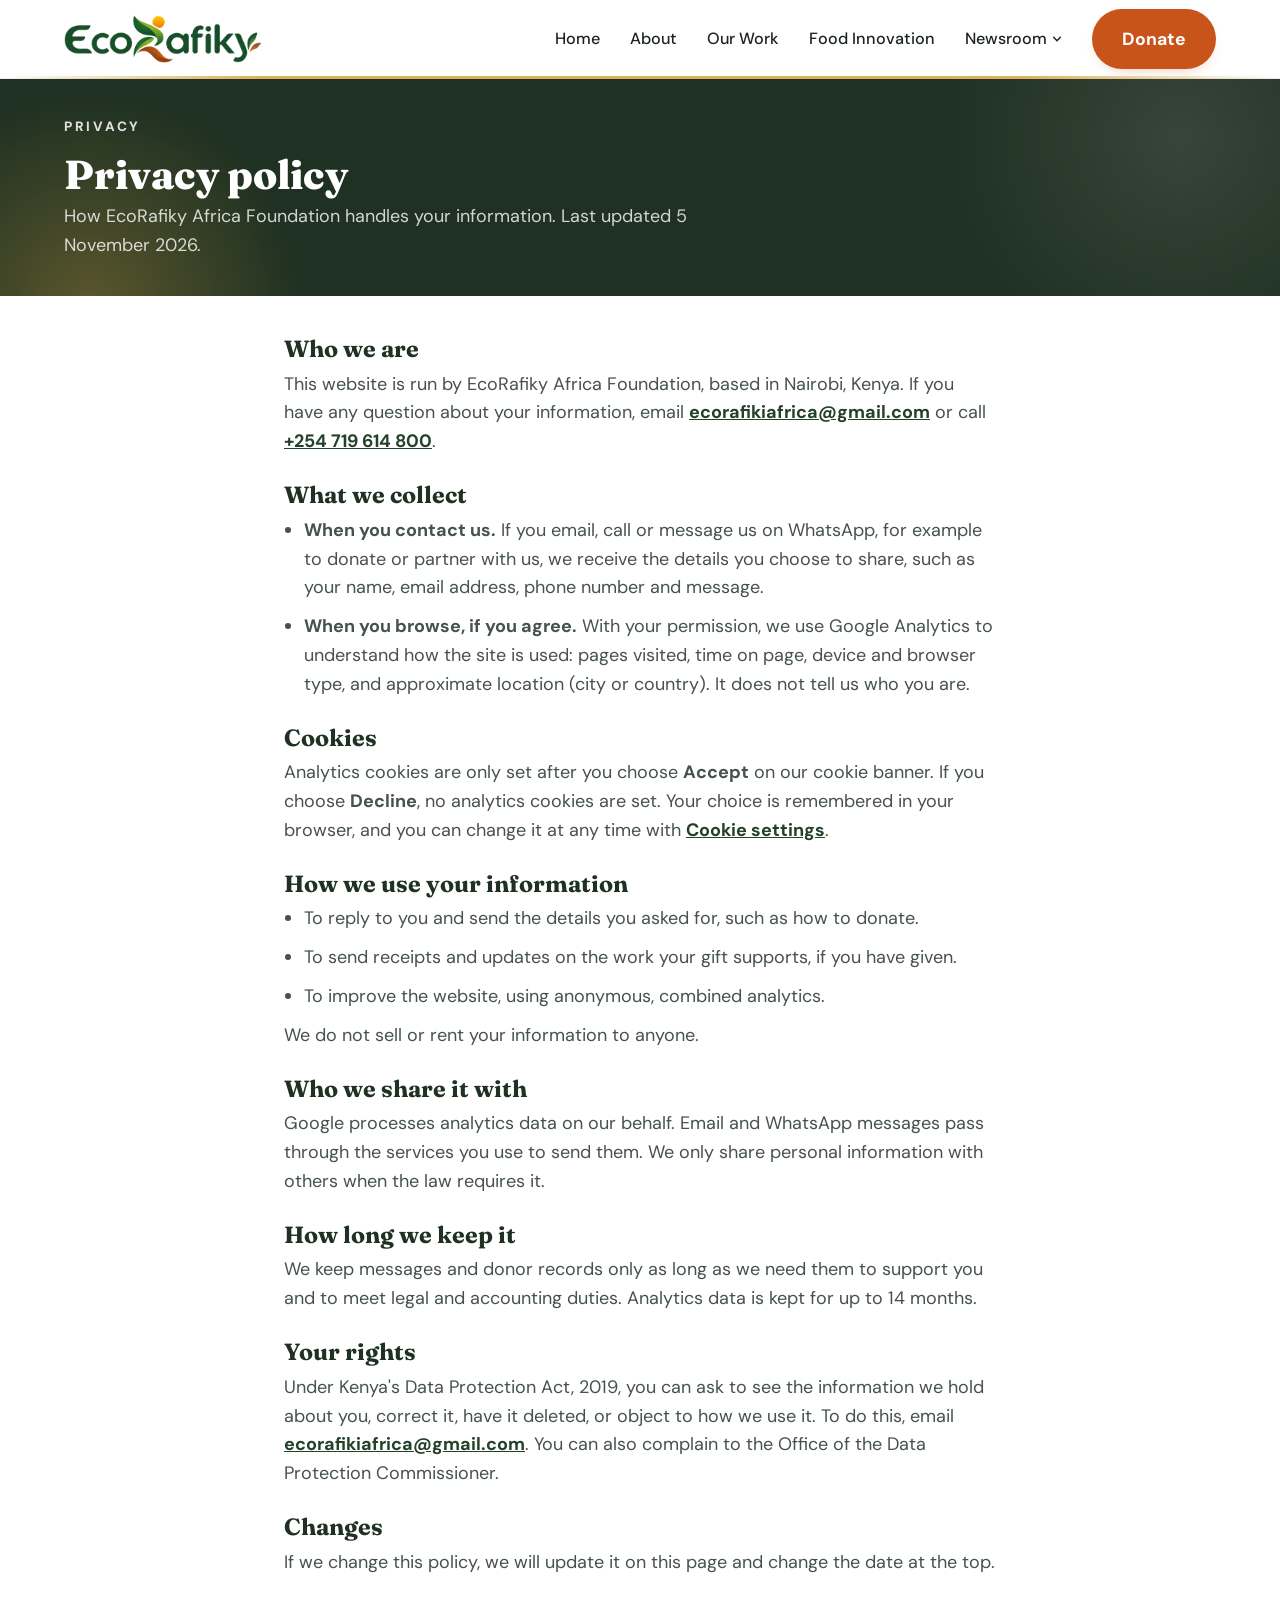
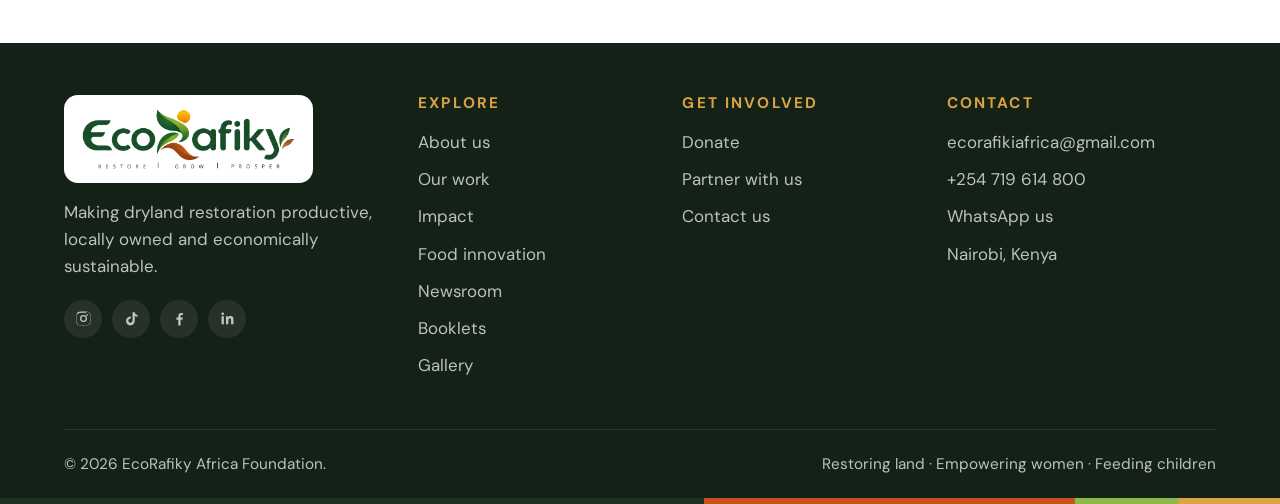
<file: privacy.html>
<!DOCTYPE html>
<html lang="en">
<head>
<meta charset="UTF-8">
<meta name="viewport" content="width=device-width, initial-scale=1.0">
<title>Privacy policy | EcoRafiky Africa</title>
<meta name="description" content="How EcoRafiky Africa Foundation collects, uses and protects your information, and how to use your rights.">
<meta name="theme-color" content="#244129">
<link rel="icon" href="favicon.ico" sizes="any">
<link rel="icon" type="image/png" sizes="32x32" href="images/favicon-32.png">
<link rel="apple-touch-icon" href="images/apple-touch-icon.png">
<link rel="canonical" href="https://www.ecorafiky.org/privacy">
<meta property="og:url" content="https://www.ecorafiky.org/privacy">
<meta property="og:type" content="website">
<meta property="og:site_name" content="EcoRafiky Africa">
<meta property="og:title" content="Privacy policy | EcoRafiky Africa">
<meta property="og:description" content="How EcoRafiky Africa Foundation collects, uses and protects your information, and how to use your rights.">
<meta property="og:image" content="https://www.ecorafiky.org/images/share.jpg">
<meta property="og:image:width" content="1200">
<meta property="og:image:height" content="630">
<meta property="og:locale" content="en_KE">
<meta name="twitter:card" content="summary_large_image">
<meta name="twitter:title" content="Privacy policy | EcoRafiky Africa">
<meta name="twitter:description" content="How EcoRafiky Africa Foundation collects, uses and protects your information, and how to use your rights.">
<meta name="twitter:image" content="https://www.ecorafiky.org/images/share.jpg">
<script src="js/analytics.js?v=2"></script>
<link rel="preconnect" href="https://fonts.googleapis.com">
<link rel="preconnect" href="https://fonts.gstatic.com" crossorigin>
<link href="https://fonts.googleapis.com/css2?family=Fraunces:ital,opsz,wght@0,9..144,500;0,9..144,700;0,9..144,800;1,9..144,400;1,9..144,600&family=Dancing+Script:wght@500;700&family=DM+Sans:wght@400;500;700&display=swap" rel="stylesheet">
<link rel="stylesheet" href="css/style.css?v=81">
</head>
<body>
<a class="skip" href="#top">Skip to content</a>

<!-- SVG icon sprite -->
<svg width="0" height="0" style="position:absolute" aria-hidden="true">
  <defs>
    <symbol id="i-ig" viewBox="0 0 24 24"><path fill="currentColor" d="M12 2.2c3.2 0 3.6 0 4.8.1 1.2.1 1.8.2 2.2.4.6.2 1 .5 1.4.9.4.4.7.8.9 1.4.2.4.4 1 .4 2.2.1 1.3.1 1.6.1 4.8s0 3.6-.1 4.8c-.1 1.2-.2 1.8-.4 2.2-.2.6-.5 1-.9 1.4-.4.4-.8.7-1.4.9-.4.2-1 .4-2.2.4-1.3.1-1.6.1-4.8.1s-3.6 0-4.8-.1c-1.2-.1-1.8-.2-2.2-.4-.6-.2-1-.5-1.4-.9-.4-.4-.7-.8-.9-1.4-.2-.4-.4-1-.4-2.2C2.2 15.6 2.2 15.2 2.2 12s0-3.6.1-4.8c.1-1.2.2-1.8.4-2.2.2-.6.5-1 .9-1.4.4-.4.8-.7 1.4-.9.4-.2 1-.4 2.2-.4C8.4 2.2 8.8 2.2 12 2.2zm0 1.8c-3.1 0-3.5 0-4.7.1-1.1.1-1.7.2-2.1.4-.5.2-.9.4-1.2.8-.4.4-.6.7-.8 1.2-.2.4-.3 1-.4 2.1C2.7 8.5 2.7 8.9 2.7 12s0 3.5.1 4.7c.1 1.1.2 1.7.4 2.1.2.5.4.9.8 1.2.4.4.7.6 1.2.8.4.2 1 .3 2.1.4 1.2.1 1.6.1 4.7.1s3.5 0 4.7-.1c1.1-.1 1.7-.2 2.1-.4.5-.2.9-.4 1.2-.8.4-.4.6-.7.8-1.2.2-.4.3-1 .4-2.1.1-1.2.1-1.6.1-4.7s0-3.5-.1-4.7c-.1-1.1-.2-1.7-.4-2.1-.2-.5-.4-.9-.8-1.2-.4-.4-.7-.6-1.2-.8-.4-.2-1-.3-2.1-.4C15.5 4 15.1 4 12 4zm0 3.1a4.9 4.9 0 110 9.8 4.9 4.9 0 010-9.8zm0 8a3.1 3.1 0 100-6.2 3.1 3.1 0 000 6.2zm6.2-8.2a1.1 1.1 0 11-2.3 0 1.1 1.1 0 012.3 0z"/></symbol>
    <symbol id="i-tt" viewBox="0 0 24 24"><path fill="currentColor" d="M16.6 3c.3 2.3 1.6 3.8 3.9 4v2.6c-1.3.1-2.5-.3-3.9-1.1v5.9c0 7.4-8.1 9.8-11.3 4.4-2.1-3.5-.8-9.6 6-9.8v2.8c-.5.1-1.1.2-1.6.4-1.5.5-2.4 1.5-2.1 3.2.5 3.2 6.4 4.2 5.9-2.1V3h3.1z"/></symbol>
    <symbol id="i-fb" viewBox="0 0 24 24"><path fill="currentColor" d="M13.5 21.9v-8.1h2.7l.4-3.2h-3.1V8.6c0-.9.3-1.5 1.6-1.5h1.7V4.2c-.3 0-1.3-.1-2.4-.1-2.4 0-4.1 1.5-4.1 4.2v2.3H7.6v3.2h2.7v8.1h3.2z"/></symbol>
    <symbol id="i-li" viewBox="0 0 24 24"><path fill="currentColor" d="M6.9 8.9H3.6V20h3.3V8.9zM5.2 3.5a1.9 1.9 0 100 3.8 1.9 1.9 0 000-3.8zM20.4 13.9c0-3-.6-5.3-4.1-5.3-1.7 0-2.8.9-3.3 1.8V8.9H9.9V20h3.3v-5.5c0-1.5.3-2.9 2.1-2.9 1.8 0 1.8 1.7 1.8 3V20h3.3v-6.1z"/></symbol>
    <symbol id="i-mail" viewBox="0 0 24 24"><path fill="none" stroke="currentColor" stroke-width="1.8" stroke-linecap="round" stroke-linejoin="round" d="M3 6h18v12H3zM3 7l9 6 9-6"/></symbol>
    <symbol id="i-phone" viewBox="0 0 24 24"><path fill="none" stroke="currentColor" stroke-width="1.8" stroke-linecap="round" stroke-linejoin="round" d="M5 4h4l2 5-2.5 1.5a11 11 0 005 5L15 13l5 2v4a2 2 0 01-2 2A16 16 0 013 6a2 2 0 012-2"/></symbol>
    <symbol id="i-wa" viewBox="0 0 24 24"><path fill="currentColor" d="M12 2a10 10 0 00-8.6 15.1L2 22l5-1.3A10 10 0 1012 2zm0 18.2c-1.5 0-3-.4-4.3-1.2l-.3-.2-3 .8.8-2.9-.2-.3A8.2 8.2 0 1112 20.2zm4.5-6.1c-.2-.1-1.5-.7-1.7-.8-.2-.1-.4-.1-.6.1l-.8 1c-.1.2-.3.2-.5.1-.7-.3-1.4-.7-2.1-1.3-.5-.5-1-1.1-1.3-1.7-.1-.2 0-.4.1-.5l.4-.5.3-.4v-.5l-.8-1.8c-.2-.5-.4-.4-.6-.4h-.5c-.2 0-.5.1-.7.3-.3.3-1 .9-1 2.2s1 2.6 1.1 2.8c.1.2 2 3.1 4.9 4.3 1.8.8 2.5.8 3.4.7.6-.1 1.5-.6 1.7-1.2.2-.6.2-1.1.2-1.2-.1-.1-.3-.2-.5-.3z"/></symbol>
    <symbol id="i-photo" viewBox="0 0 24 24"><path fill="none" stroke="currentColor" stroke-width="1.6" stroke-linecap="round" stroke-linejoin="round" d="M3 6h4l2-2h6l2 2h4v13H3zM12 16.5a4 4 0 100-8 4 4 0 000 8z"/></symbol>
    <symbol id="i-video" viewBox="0 0 24 24"><path fill="none" stroke="currentColor" stroke-width="1.6" stroke-linecap="round" stroke-linejoin="round" d="M3 6h13v12H3zM16 10l5-3v10l-5-3"/></symbol>
    <symbol id="i-check" viewBox="0 0 24 24"><path fill="none" stroke="currentColor" stroke-width="2.2" stroke-linecap="round" stroke-linejoin="round" d="M12 22a10 10 0 100-20 10 10 0 000 20zM7.5 12.5l3 3 6-6.5"/></symbol>
    <symbol id="i-arrow" viewBox="0 0 24 24"><path fill="none" stroke="currentColor" stroke-width="2" stroke-linecap="round" stroke-linejoin="round" d="M4 12h16M14 6l6 6-6 6"/></symbol>
    <symbol id="i-leaf" viewBox="0 0 24 24"><path fill="none" stroke="currentColor" stroke-width="1.8" stroke-linecap="round" stroke-linejoin="round" d="M5 21c0-9 5-15 15-16-1 10-7 15-15 16zM5 21l8-8"/></symbol>
    <symbol id="i-sprig" viewBox="0 0 120 220"><g fill="none" stroke="currentColor" stroke-width="2" stroke-linecap="round"><path d="M60 218C58 160 62 100 70 40"/><path d="M60 175c-22-8-36-25-42-48 21 6 36 23 42 48z"/><path d="M61 140c-12-5-20-14-24-27"/><path d="M62 130c19-10 31-27 35-50-19 8-31 25-35 50z"/><path d="M64 92c-16-6-27-19-31-36 16 5 26 17 31 36z"/></g><g fill="currentColor"><circle cx="70" cy="34" r="4"/><circle cx="77" cy="24" r="3.4"/><circle cx="63" cy="22" r="3.4"/><circle cx="71" cy="12" r="3"/><circle cx="81" cy="36" r="2.8"/><circle cx="59" cy="33" r="2.8"/><circle cx="84" cy="15" r="2.4"/><circle cx="57" cy="12" r="2.4"/></g></symbol>
  </defs>
</svg>

<!-- Nav -->
<header class="nav">
  <div class="wrap">
    <a href="/" class="logo" aria-label="EcoRafiky home">
      <img src="images/logo-ecorafiky.png" alt="EcoRafiky" width="198" height="48">
    </a>
    <nav class="menu" id="menu">
      <a href="/">Home</a>
      <a href="about">About</a>
      <a href="our-work">Our Work</a>
      <a href="nutripop">Food Innovation</a>
      <div class="dd">
        <a href="newsroom" class="dd-top">Newsroom <svg class="caret" viewBox="0 0 12 12" width="10" height="10" aria-hidden="true"><path d="M2 4l4 4 4-4" fill="none" stroke="currentColor" stroke-width="1.8" stroke-linecap="round"/></svg></a>
        <div class="dd-menu">
          <a href="newsroom">Newsroom</a>
          <a href="booklets">Booklets</a>
        </div>
      </div>
      <a href="donate" class="btn btn-orange">Donate</a>
    </nav>
    <button class="burger" id="burger" aria-label="Open menu" aria-expanded="false"><span></span><span></span><span></span></button>
  </div>
</header>


<main id="top">

<section class="page-hero">
  <div class="wrap">
    <span class="eyebrow">Privacy</span>
    <h1>Privacy policy</h1>
    <p>How EcoRafiky Africa Foundation handles your information. Last updated 5 November 2026.</p>
  </div>
</section>

<section class="legal">
  <div class="wrap legal-body">
    <h2>Who we are</h2>
    <p>This website is run by EcoRafiky Africa Foundation, based in Nairobi, Kenya. If you have any question about your information, email <a href="mailto:ecorafikiafrica@gmail.com">ecorafikiafrica@gmail.com</a> or call <a href="tel:+254719614800">+254 719 614 800</a>.</p>

    <h2>What we collect</h2>
    <ul>
      <li><b>When you contact us.</b> If you email, call or message us on WhatsApp, for example to donate or partner with us, we receive the details you choose to share, such as your name, email address, phone number and message.</li>
      <li><b>When you browse, if you agree.</b> With your permission, we use Google Analytics to understand how the site is used: pages visited, time on page, device and browser type, and approximate location (city or country). It does not tell us who you are.</li>
    </ul>

    <h2>Cookies</h2>
    <p>Analytics cookies are only set after you choose <b>Accept</b> on our cookie banner. If you choose <b>Decline</b>, no analytics cookies are set. Your choice is remembered in your browser, and you can change it at any time with <a href="#" data-consent-open>Cookie settings</a>.</p>

    <h2>How we use your information</h2>
    <ul>
      <li>To reply to you and send the details you asked for, such as how to donate.</li>
      <li>To send receipts and updates on the work your gift supports, if you have given.</li>
      <li>To improve the website, using anonymous, combined analytics.</li>
    </ul>
    <p>We do not sell or rent your information to anyone.</p>

    <h2>Who we share it with</h2>
    <p>Google processes analytics data on our behalf. Email and WhatsApp messages pass through the services you use to send them. We only share personal information with others when the law requires it.</p>

    <h2>How long we keep it</h2>
    <p>We keep messages and donor records only as long as we need them to support you and to meet legal and accounting duties. Analytics data is kept for up to 14 months.</p>

    <h2>Your rights</h2>
    <p>Under Kenya's Data Protection Act, 2019, you can ask to see the information we hold about you, correct it, have it deleted, or object to how we use it. To do this, email <a href="mailto:ecorafikiafrica@gmail.com?subject=Privacy%20request">ecorafikiafrica@gmail.com</a>. You can also complain to the Office of the Data Protection Commissioner.</p>

    <h2>Changes</h2>
    <p>If we change this policy, we will update it on this page and change the date at the top.</p>
  </div>
</section>

</main>

<!-- Footer -->
<footer>
  <div class="wrap">
    <div class="fgrid">
      <div>
        <a href="/" class="logo" aria-label="EcoRafiky home">
          <img src="images/logo-ecorafiky-full.png" alt="EcoRafiky: Restore, Grow, Prosper" width="213" height="60">
        </a>
        <p>Making dryland restoration productive, locally owned and economically sustainable.</p>
        <div class="socials">
          <a href="https://www.instagram.com/eco_rafiky?dlrf=MTA3dzAyN3Nncm9vYg%3D%3D&utm_source=qr" target="_blank" rel="noopener" aria-label="Instagram"><svg width="17" height="17"><use href="#i-ig"/></svg></a>
          <a href="https://www.tiktok.com/@eco_rafiky?_r=1&_t=ZS-9B5zdMB7QZi" target="_blank" rel="noopener" aria-label="TikTok"><svg width="17" height="17"><use href="#i-tt"/></svg></a>
          <a href="https://www.facebook.com/share/1C9s49rXTb/?mibextid=wwXIfr" target="_blank" rel="noopener" aria-label="Facebook"><svg width="17" height="17"><use href="#i-fb"/></svg></a>
          <a href="https://www.linkedin.com/company/eco-rafiki-africa-foundation/" target="_blank" rel="noopener" aria-label="LinkedIn"><svg width="17" height="17"><use href="#i-li"/></svg></a>
        </div>
      </div>
      <div>
        <h4>Explore</h4>
        <ul><li><a href="about">About us</a></li><li><a href="our-work">Our work</a></li><li><a href="impact">Impact</a></li><li><a href="nutripop">Food innovation</a></li><li><a href="newsroom">Newsroom</a></li><li><a href="booklets">Booklets</a></li><li><a href="gallery">Gallery</a></li></ul>
      </div>
      <div>
        <h4>Get involved</h4>
        <ul><li><a href="donate">Donate</a></li><li><a href="donate">Partner with us</a></li><li><a href="donate#reach">Contact us</a></li></ul>
      </div>
      <div>
        <h4>Contact</h4>
        <ul>
          <li><a href="mailto:ecorafikiafrica@gmail.com">ecorafikiafrica@gmail.com</a></li>
          <li><a href="tel:+254719614800">+254 719 614 800</a></li>
          <li><a href="https://wa.me/254719614800" target="_blank" rel="noopener">WhatsApp us</a></li>
          <li>Nairobi, Kenya</li>
        </ul>
      </div>
    </div>
    <div class="fbottom">
      <span>© <span class="yr">2026</span> EcoRafiky Africa Foundation.</span>
      <span>Restoring land · Empowering women · Feeding children</span>
    </div>
  </div>
  <div class="stripe"></div>
</footer>


<script src="js/main.js?v=61"></script>
</body>
</html>
</file>
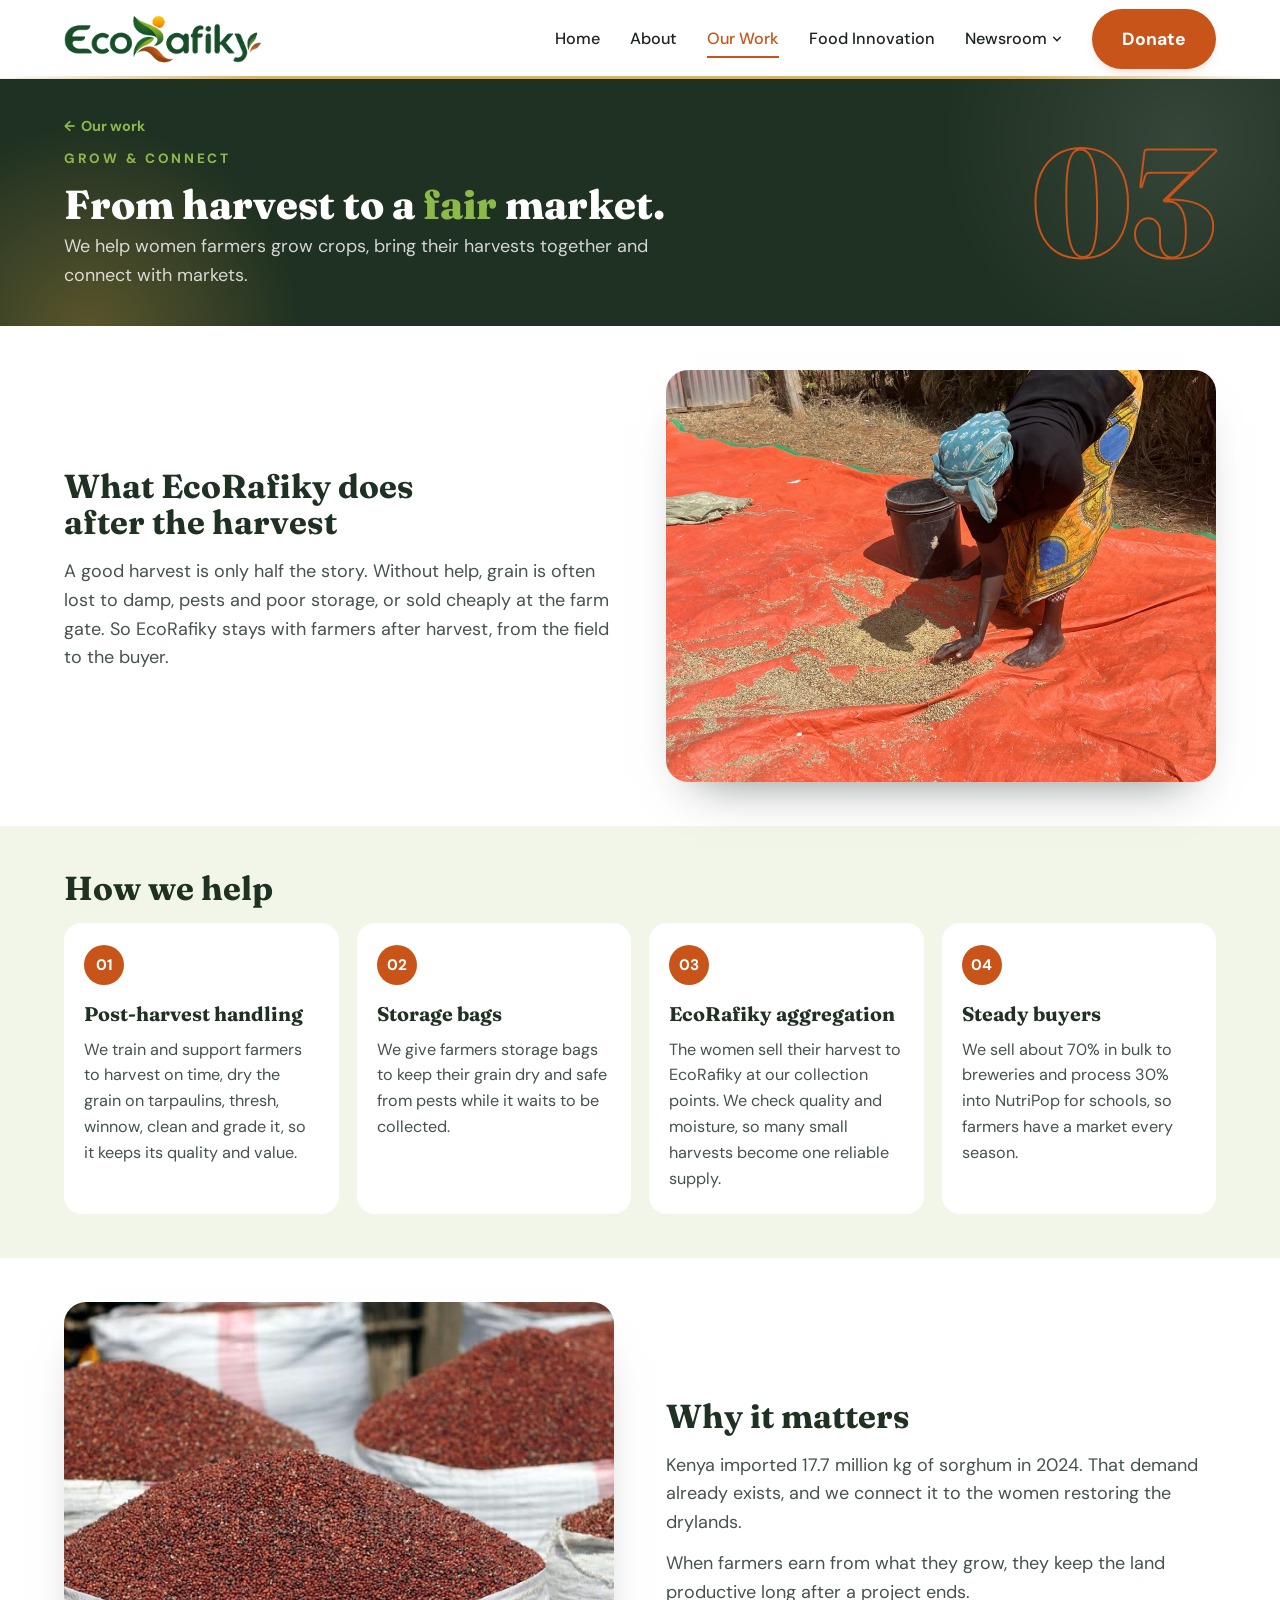
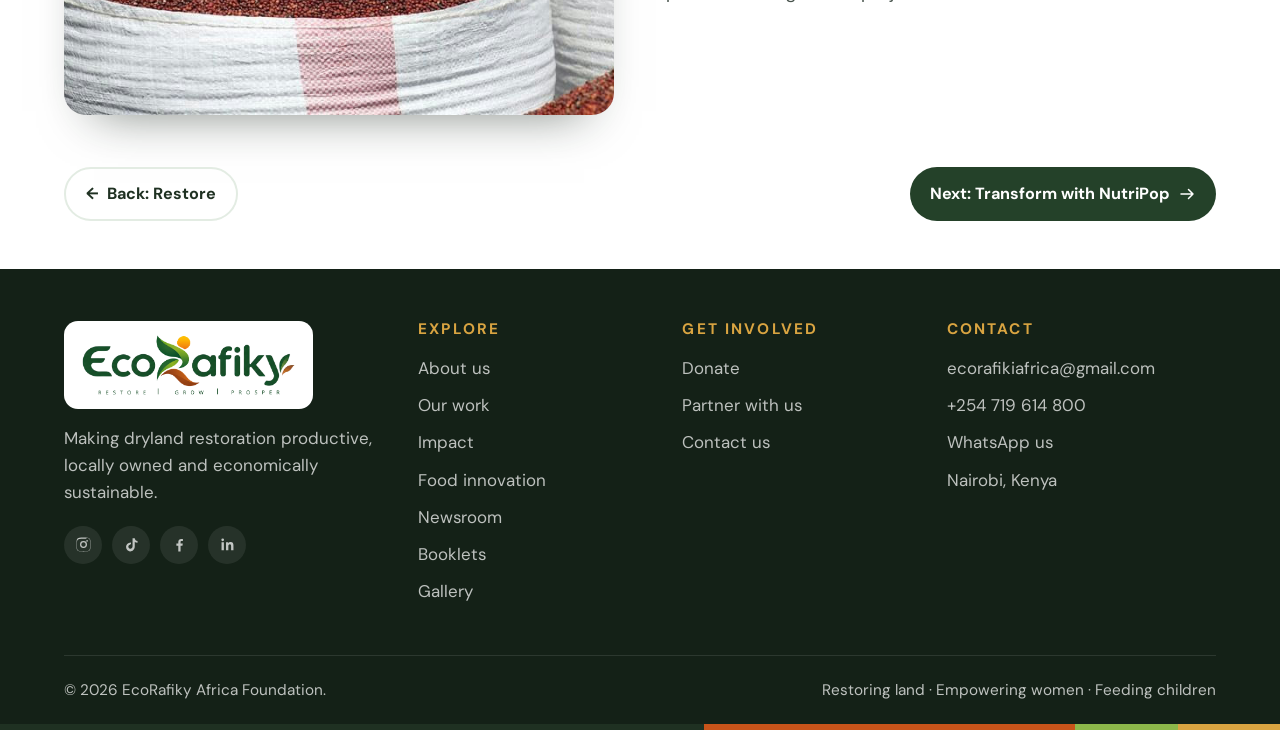
<file: work-connect.html>
<!DOCTYPE html>
<html lang="en">
<head>
<meta charset="UTF-8">
<meta name="viewport" content="width=device-width, initial-scale=1.0">
<title>Grow & Connect | EcoRafiky Africa</title>
<meta name="description" content="How EcoRafiky supports post-harvest handling, gives storage bags and aggregates women farmers' harvests.">
<meta name="theme-color" content="#244129">
<link rel="icon" href="favicon.ico" sizes="any">
<link rel="icon" type="image/png" sizes="32x32" href="images/favicon-32.png">
<link rel="apple-touch-icon" href="images/apple-touch-icon.png">
<link rel="canonical" href="https://www.ecorafiky.org/work-connect">
<meta property="og:url" content="https://www.ecorafiky.org/work-connect">
<meta property="og:type" content="website">
<meta property="og:site_name" content="EcoRafiky Africa">
<meta property="og:title" content="Grow &amp; Connect | EcoRafiky Africa">
<meta property="og:description" content="How EcoRafiky supports post-harvest handling, gives storage bags and aggregates women farmers&#x27; harvests.">
<meta property="og:image" content="https://www.ecorafiky.org/images/share.jpg">
<meta property="og:image:width" content="1200">
<meta property="og:image:height" content="630">
<meta property="og:locale" content="en_KE">
<meta name="twitter:card" content="summary_large_image">
<meta name="twitter:title" content="Grow &amp; Connect | EcoRafiky Africa">
<meta name="twitter:description" content="How EcoRafiky supports post-harvest handling, gives storage bags and aggregates women farmers&#x27; harvests.">
<meta name="twitter:image" content="https://www.ecorafiky.org/images/share.jpg">
<script src="js/analytics.js?v=2"></script>
<link rel="preconnect" href="https://fonts.googleapis.com">
<link rel="preconnect" href="https://fonts.gstatic.com" crossorigin>
<link href="https://fonts.googleapis.com/css2?family=Fraunces:ital,opsz,wght@0,9..144,500;0,9..144,700;0,9..144,800;1,9..144,400;1,9..144,600&family=Dancing+Script:wght@500;700&family=DM+Sans:wght@400;500;700&display=swap" rel="stylesheet">
<link rel="stylesheet" href="css/style.css?v=81">
</head>
<body>
<a class="skip" href="#top">Skip to content</a>

<!-- SVG icon sprite -->
<svg width="0" height="0" style="position:absolute" aria-hidden="true">
  <defs>
    <symbol id="i-ig" viewBox="0 0 24 24"><path fill="currentColor" d="M12 2.2c3.2 0 3.6 0 4.8.1 1.2.1 1.8.2 2.2.4.6.2 1 .5 1.4.9.4.4.7.8.9 1.4.2.4.4 1 .4 2.2.1 1.3.1 1.6.1 4.8s0 3.6-.1 4.8c-.1 1.2-.2 1.8-.4 2.2-.2.6-.5 1-.9 1.4-.4.4-.8.7-1.4.9-.4.2-1 .4-2.2.4-1.3.1-1.6.1-4.8.1s-3.6 0-4.8-.1c-1.2-.1-1.8-.2-2.2-.4-.6-.2-1-.5-1.4-.9-.4-.4-.7-.8-.9-1.4-.2-.4-.4-1-.4-2.2C2.2 15.6 2.2 15.2 2.2 12s0-3.6.1-4.8c.1-1.2.2-1.8.4-2.2.2-.6.5-1 .9-1.4.4-.4.8-.7 1.4-.9.4-.2 1-.4 2.2-.4C8.4 2.2 8.8 2.2 12 2.2zm0 1.8c-3.1 0-3.5 0-4.7.1-1.1.1-1.7.2-2.1.4-.5.2-.9.4-1.2.8-.4.4-.6.7-.8 1.2-.2.4-.3 1-.4 2.1C2.7 8.5 2.7 8.9 2.7 12s0 3.5.1 4.7c.1 1.1.2 1.7.4 2.1.2.5.4.9.8 1.2.4.4.7.6 1.2.8.4.2 1 .3 2.1.4 1.2.1 1.6.1 4.7.1s3.5 0 4.7-.1c1.1-.1 1.7-.2 2.1-.4.5-.2.9-.4 1.2-.8.4-.4.6-.7.8-1.2.2-.4.3-1 .4-2.1.1-1.2.1-1.6.1-4.7s0-3.5-.1-4.7c-.1-1.1-.2-1.7-.4-2.1-.2-.5-.4-.9-.8-1.2-.4-.4-.7-.6-1.2-.8-.4-.2-1-.3-2.1-.4C15.5 4 15.1 4 12 4zm0 3.1a4.9 4.9 0 110 9.8 4.9 4.9 0 010-9.8zm0 8a3.1 3.1 0 100-6.2 3.1 3.1 0 000 6.2zm6.2-8.2a1.1 1.1 0 11-2.3 0 1.1 1.1 0 012.3 0z"/></symbol>
    <symbol id="i-tt" viewBox="0 0 24 24"><path fill="currentColor" d="M16.6 3c.3 2.3 1.6 3.8 3.9 4v2.6c-1.3.1-2.5-.3-3.9-1.1v5.9c0 7.4-8.1 9.8-11.3 4.4-2.1-3.5-.8-9.6 6-9.8v2.8c-.5.1-1.1.2-1.6.4-1.5.5-2.4 1.5-2.1 3.2.5 3.2 6.4 4.2 5.9-2.1V3h3.1z"/></symbol>
    <symbol id="i-fb" viewBox="0 0 24 24"><path fill="currentColor" d="M13.5 21.9v-8.1h2.7l.4-3.2h-3.1V8.6c0-.9.3-1.5 1.6-1.5h1.7V4.2c-.3 0-1.3-.1-2.4-.1-2.4 0-4.1 1.5-4.1 4.2v2.3H7.6v3.2h2.7v8.1h3.2z"/></symbol>
    <symbol id="i-li" viewBox="0 0 24 24"><path fill="currentColor" d="M6.9 8.9H3.6V20h3.3V8.9zM5.2 3.5a1.9 1.9 0 100 3.8 1.9 1.9 0 000-3.8zM20.4 13.9c0-3-.6-5.3-4.1-5.3-1.7 0-2.8.9-3.3 1.8V8.9H9.9V20h3.3v-5.5c0-1.5.3-2.9 2.1-2.9 1.8 0 1.8 1.7 1.8 3V20h3.3v-6.1z"/></symbol>
    <symbol id="i-mail" viewBox="0 0 24 24"><path fill="none" stroke="currentColor" stroke-width="1.8" stroke-linecap="round" stroke-linejoin="round" d="M3 6h18v12H3zM3 7l9 6 9-6"/></symbol>
    <symbol id="i-phone" viewBox="0 0 24 24"><path fill="none" stroke="currentColor" stroke-width="1.8" stroke-linecap="round" stroke-linejoin="round" d="M5 4h4l2 5-2.5 1.5a11 11 0 005 5L15 13l5 2v4a2 2 0 01-2 2A16 16 0 013 6a2 2 0 012-2"/></symbol>
    <symbol id="i-wa" viewBox="0 0 24 24"><path fill="currentColor" d="M12 2a10 10 0 00-8.6 15.1L2 22l5-1.3A10 10 0 1012 2zm0 18.2c-1.5 0-3-.4-4.3-1.2l-.3-.2-3 .8.8-2.9-.2-.3A8.2 8.2 0 1112 20.2zm4.5-6.1c-.2-.1-1.5-.7-1.7-.8-.2-.1-.4-.1-.6.1l-.8 1c-.1.2-.3.2-.5.1-.7-.3-1.4-.7-2.1-1.3-.5-.5-1-1.1-1.3-1.7-.1-.2 0-.4.1-.5l.4-.5.3-.4v-.5l-.8-1.8c-.2-.5-.4-.4-.6-.4h-.5c-.2 0-.5.1-.7.3-.3.3-1 .9-1 2.2s1 2.6 1.1 2.8c.1.2 2 3.1 4.9 4.3 1.8.8 2.5.8 3.4.7.6-.1 1.5-.6 1.7-1.2.2-.6.2-1.1.2-1.2-.1-.1-.3-.2-.5-.3z"/></symbol>
    <symbol id="i-photo" viewBox="0 0 24 24"><path fill="none" stroke="currentColor" stroke-width="1.6" stroke-linecap="round" stroke-linejoin="round" d="M3 6h4l2-2h6l2 2h4v13H3zM12 16.5a4 4 0 100-8 4 4 0 000 8z"/></symbol>
    <symbol id="i-video" viewBox="0 0 24 24"><path fill="none" stroke="currentColor" stroke-width="1.6" stroke-linecap="round" stroke-linejoin="round" d="M3 6h13v12H3zM16 10l5-3v10l-5-3"/></symbol>
    <symbol id="i-check" viewBox="0 0 24 24"><path fill="none" stroke="currentColor" stroke-width="2.2" stroke-linecap="round" stroke-linejoin="round" d="M12 22a10 10 0 100-20 10 10 0 000 20zM7.5 12.5l3 3 6-6.5"/></symbol>
    <symbol id="i-arrow" viewBox="0 0 24 24"><path fill="none" stroke="currentColor" stroke-width="2" stroke-linecap="round" stroke-linejoin="round" d="M4 12h16M14 6l6 6-6 6"/></symbol>
    <symbol id="i-leaf" viewBox="0 0 24 24"><path fill="none" stroke="currentColor" stroke-width="1.8" stroke-linecap="round" stroke-linejoin="round" d="M5 21c0-9 5-15 15-16-1 10-7 15-15 16zM5 21l8-8"/></symbol>
    <symbol id="i-sprig" viewBox="0 0 120 220"><g fill="none" stroke="currentColor" stroke-width="2" stroke-linecap="round"><path d="M60 218C58 160 62 100 70 40"/><path d="M60 175c-22-8-36-25-42-48 21 6 36 23 42 48z"/><path d="M61 140c-12-5-20-14-24-27"/><path d="M62 130c19-10 31-27 35-50-19 8-31 25-35 50z"/><path d="M64 92c-16-6-27-19-31-36 16 5 26 17 31 36z"/></g><g fill="currentColor"><circle cx="70" cy="34" r="4"/><circle cx="77" cy="24" r="3.4"/><circle cx="63" cy="22" r="3.4"/><circle cx="71" cy="12" r="3"/><circle cx="81" cy="36" r="2.8"/><circle cx="59" cy="33" r="2.8"/><circle cx="84" cy="15" r="2.4"/><circle cx="57" cy="12" r="2.4"/></g></symbol>
  </defs>
</svg>

<!-- Nav -->
<header class="nav">
  <div class="wrap">
    <a href="/" class="logo" aria-label="EcoRafiky home">
      <img src="images/logo-ecorafiky.png" alt="EcoRafiky" width="198" height="48">
    </a>
    <nav class="menu" id="menu">
      <a href="/">Home</a>
      <a href="about">About</a>
      <a href="our-work">Our Work</a>
      <a href="nutripop">Food Innovation</a>
      <div class="dd">
        <a href="newsroom" class="dd-top">Newsroom <svg class="caret" viewBox="0 0 12 12" width="10" height="10" aria-hidden="true"><path d="M2 4l4 4 4-4" fill="none" stroke="currentColor" stroke-width="1.8" stroke-linecap="round"/></svg></a>
        <div class="dd-menu">
          <a href="newsroom">Newsroom</a>
          <a href="booklets">Booklets</a>
        </div>
      </div>
      <a href="donate" class="btn btn-orange">Donate</a>
    </nav>
    <button class="burger" id="burger" aria-label="Open menu" aria-expanded="false"><span></span><span></span><span></span></button>
  </div>
</header>


<main id="top">

<section class="page-hero wdd-hero">
  <div class="wrap">
    <a href="our-work" class="wdd-back">Our work</a>
    <span class="wdd-num">03</span>
    <span class="eyebrow">Grow &amp; Connect</span>
    <h1>From harvest to a <em>fair</em> market.</h1>
    <p>We help women farmers grow crops, bring their harvests together and connect with markets.</p>
  </div>
</section>

<section class="wdd">
  <div class="wrap wdd-grid">
    <div class="wdd-text reveal">
      <h2>What EcoRafiky does after the harvest</h2>
      <p>A good harvest is only half the story. Without help, grain is often lost to damp, pests and poor storage, or sold cheaply at the farm gate. So EcoRafiky stays with farmers after harvest, from the field to the buyer.</p>
    </div>
    <img class="wdd-img reveal" src="images/work/woman-drying-sorghum.jpg" alt="A woman farmer spreading harvested sorghum to dry on a tarpaulin" loading="lazy">
  </div>
</section>

<section class="wdd wdd-tint">
  <div class="wrap">
    <h2 class="reveal">How we help</h2>
    <ol class="wdd-steps">
      <li class="reveal"><b>Post-harvest handling</b><p>We train and support farmers to harvest on time, dry the grain on tarpaulins, thresh, winnow, clean and grade it, so it keeps its quality and value.</p></li>
      <li class="reveal"><b>Storage bags</b><p>We give farmers storage bags to keep their grain dry and safe from pests while it waits to be collected.</p></li>
      <li class="reveal"><b>EcoRafiky aggregation</b><p>The women sell their harvest to EcoRafiky at our collection points. We check quality and moisture, so many small harvests become one reliable supply.</p></li>
      <li class="reveal"><b>Steady buyers</b><p>We sell about 70% in bulk to breweries and process 30% into NutriPop for schools, so farmers have a market every season.</p></li>
    </ol>
  </div>
</section>

<section class="wdd">
  <div class="wrap wdd-grid">
    <img class="wdd-img reveal" src="images/work/sorghum-harvest-sacks.jpg" alt="Sacks filled with red sorghum grain" loading="lazy">
    <div class="wdd-text reveal">
      <h2>Why it matters</h2>
      <p>Kenya imported 17.7 million kg of sorghum in 2024. That demand already exists, and we connect it to the women restoring the drylands.</p>
      <p>When farmers earn from what they grow, they keep the land productive long after a project ends.</p>
    </div>
  </div>
</section>

<nav class="wdd-nav wrap" aria-label="Steps">
  <a href="work-restore" class="wdd-prev">Back: Restore</a>
  <a href="nutripop" class="wdd-next">Next: Transform with NutriPop <svg><use href="#i-arrow"/></svg></a>
</nav>

</main>

<!-- Footer -->
<footer>
  <div class="wrap">
    <div class="fgrid">
      <div>
        <a href="/" class="logo" aria-label="EcoRafiky home">
          <img src="images/logo-ecorafiky-full.png" alt="EcoRafiky: Restore, Grow, Prosper" width="213" height="60">
        </a>
        <p>Making dryland restoration productive, locally owned and economically sustainable.</p>
        <div class="socials">
          <a href="https://www.instagram.com/eco_rafiky?dlrf=MTA3dzAyN3Nncm9vYg%3D%3D&utm_source=qr" target="_blank" rel="noopener" aria-label="Instagram"><svg width="17" height="17"><use href="#i-ig"/></svg></a>
          <a href="https://www.tiktok.com/@eco_rafiky?_r=1&_t=ZS-9B5zdMB7QZi" target="_blank" rel="noopener" aria-label="TikTok"><svg width="17" height="17"><use href="#i-tt"/></svg></a>
          <a href="https://www.facebook.com/share/1C9s49rXTb/?mibextid=wwXIfr" target="_blank" rel="noopener" aria-label="Facebook"><svg width="17" height="17"><use href="#i-fb"/></svg></a>
          <a href="https://www.linkedin.com/company/eco-rafiki-africa-foundation/" target="_blank" rel="noopener" aria-label="LinkedIn"><svg width="17" height="17"><use href="#i-li"/></svg></a>
        </div>
      </div>
      <div>
        <h4>Explore</h4>
        <ul><li><a href="about">About us</a></li><li><a href="our-work">Our work</a></li><li><a href="impact">Impact</a></li><li><a href="nutripop">Food innovation</a></li><li><a href="newsroom">Newsroom</a></li><li><a href="booklets">Booklets</a></li><li><a href="gallery">Gallery</a></li></ul>
      </div>
      <div>
        <h4>Get involved</h4>
        <ul><li><a href="donate">Donate</a></li><li><a href="donate">Partner with us</a></li><li><a href="donate#reach">Contact us</a></li></ul>
      </div>
      <div>
        <h4>Contact</h4>
        <ul>
          <li><a href="mailto:ecorafikiafrica@gmail.com">ecorafikiafrica@gmail.com</a></li>
          <li><a href="tel:+254719614800">+254 719 614 800</a></li>
          <li><a href="https://wa.me/254719614800" target="_blank" rel="noopener">WhatsApp us</a></li>
          <li>Nairobi, Kenya</li>
        </ul>
      </div>
    </div>
    <div class="fbottom">
      <span>© <span class="yr">2026</span> EcoRafiky Africa Foundation.</span>
      <span>Restoring land · Empowering women · Feeding children</span>
    </div>
  </div>
  <div class="stripe"></div>
</footer>


<script src="js/main.js?v=61"></script>
</body>
</html>
</file>
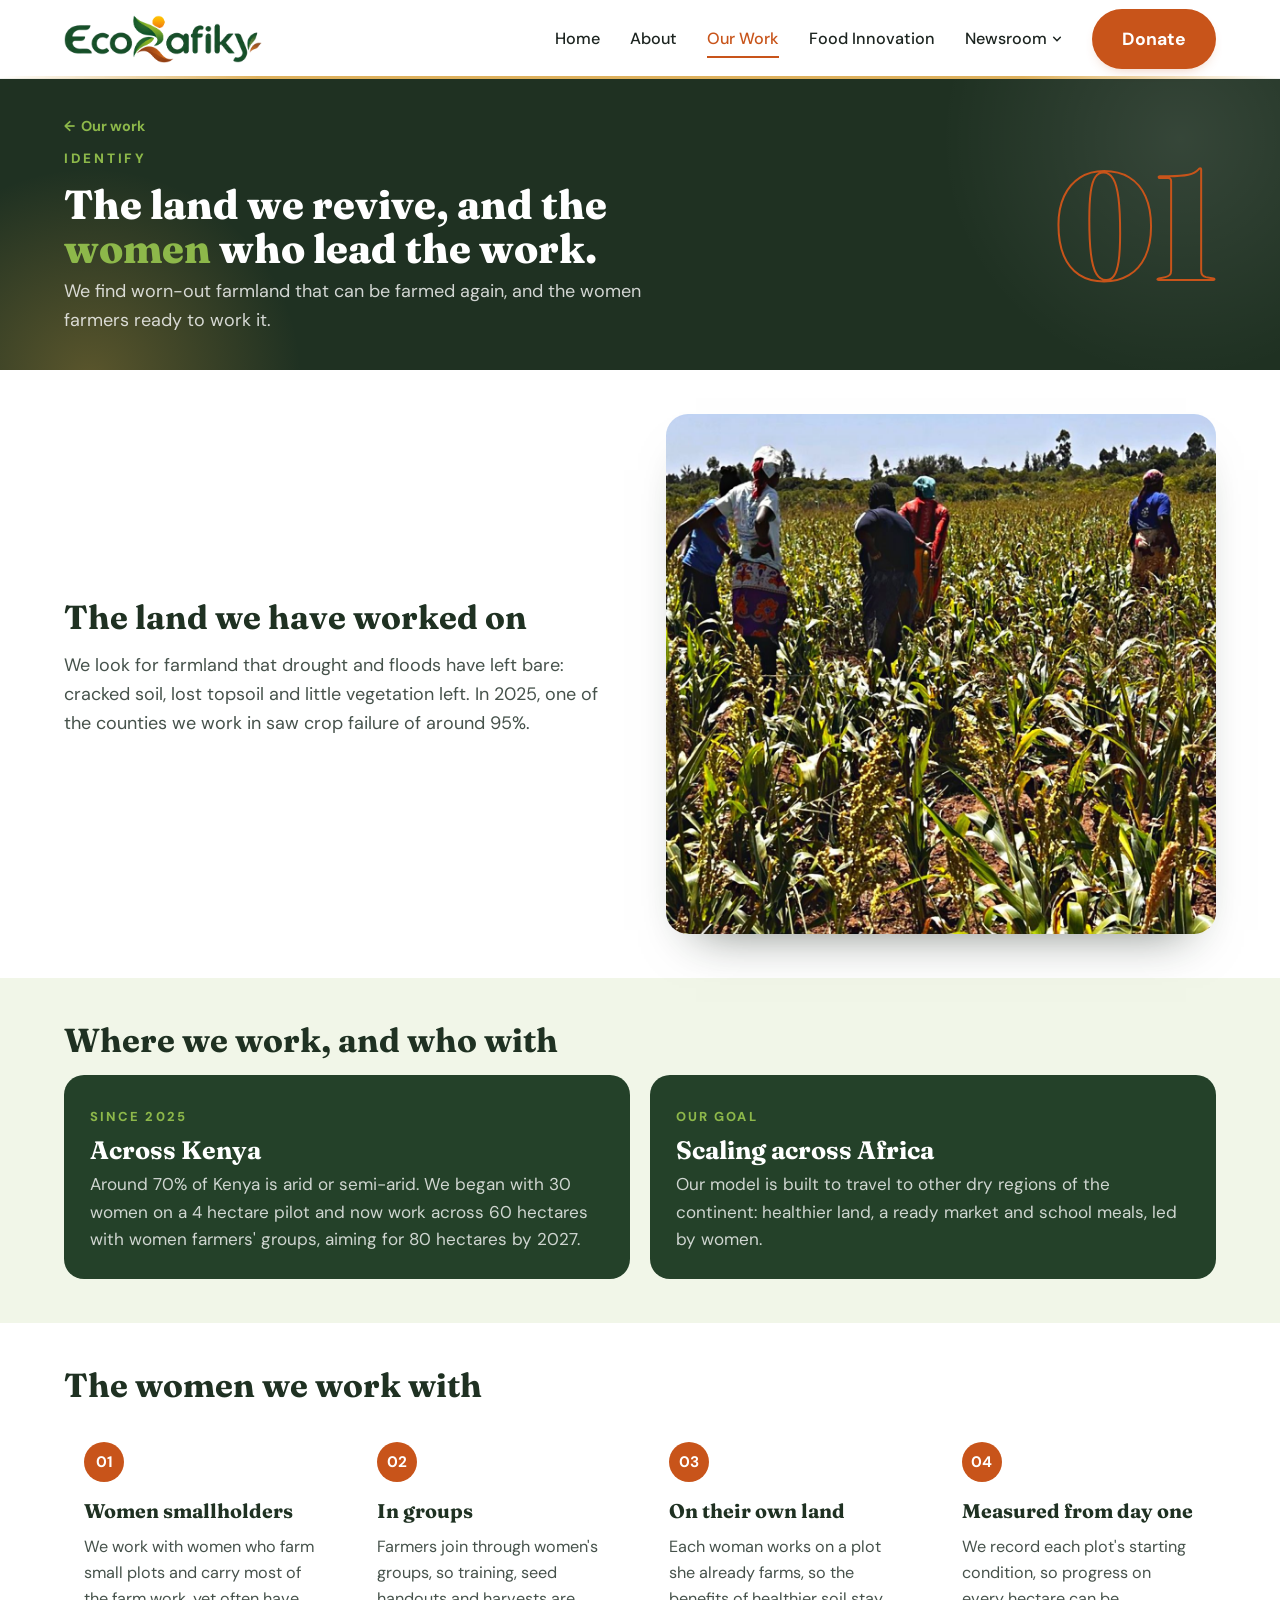
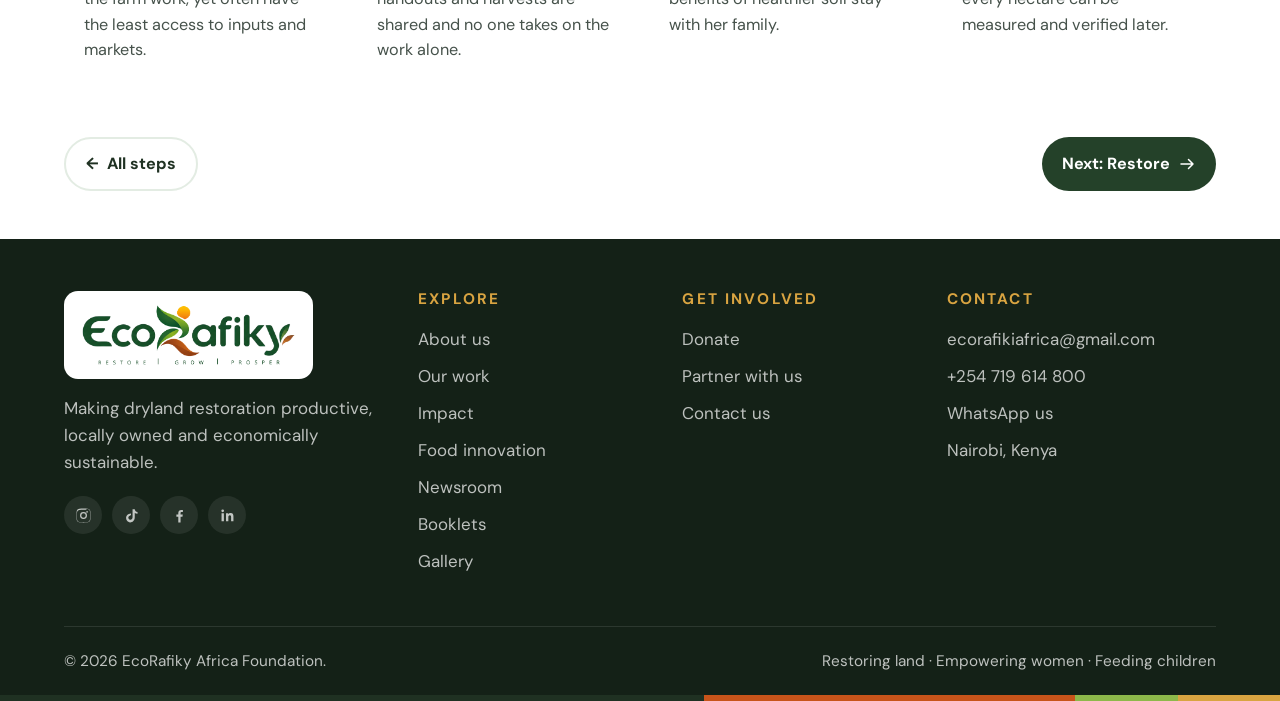
<file: work-identify.html>
<!DOCTYPE html>
<html lang="en">
<head>
<meta charset="UTF-8">
<meta name="viewport" content="width=device-width, initial-scale=1.0">
<title>Identify | EcoRafiky Africa</title>
<meta name="description" content="The arid and semi-arid land EcoRafiky restores in Kenya, and the women farmers we work with.">
<meta name="theme-color" content="#244129">
<link rel="icon" href="favicon.ico" sizes="any">
<link rel="icon" type="image/png" sizes="32x32" href="images/favicon-32.png">
<link rel="apple-touch-icon" href="images/apple-touch-icon.png">
<link rel="canonical" href="https://www.ecorafiky.org/work-identify">
<meta property="og:url" content="https://www.ecorafiky.org/work-identify">
<meta property="og:type" content="website">
<meta property="og:site_name" content="EcoRafiky Africa">
<meta property="og:title" content="Identify | EcoRafiky Africa">
<meta property="og:description" content="The arid and semi-arid land EcoRafiky restores in Kenya, and the women farmers we work with.">
<meta property="og:image" content="https://www.ecorafiky.org/images/share.jpg">
<meta property="og:image:width" content="1200">
<meta property="og:image:height" content="630">
<meta property="og:locale" content="en_KE">
<meta name="twitter:card" content="summary_large_image">
<meta name="twitter:title" content="Identify | EcoRafiky Africa">
<meta name="twitter:description" content="The arid and semi-arid land EcoRafiky restores in Kenya, and the women farmers we work with.">
<meta name="twitter:image" content="https://www.ecorafiky.org/images/share.jpg">
<script src="js/analytics.js?v=2"></script>
<link rel="preconnect" href="https://fonts.googleapis.com">
<link rel="preconnect" href="https://fonts.gstatic.com" crossorigin>
<link href="https://fonts.googleapis.com/css2?family=Fraunces:ital,opsz,wght@0,9..144,500;0,9..144,700;0,9..144,800;1,9..144,400;1,9..144,600&family=Dancing+Script:wght@500;700&family=DM+Sans:wght@400;500;700&display=swap" rel="stylesheet">
<link rel="stylesheet" href="css/style.css?v=81">
</head>
<body>
<a class="skip" href="#top">Skip to content</a>

<!-- SVG icon sprite -->
<svg width="0" height="0" style="position:absolute" aria-hidden="true">
  <defs>
    <symbol id="i-ig" viewBox="0 0 24 24"><path fill="currentColor" d="M12 2.2c3.2 0 3.6 0 4.8.1 1.2.1 1.8.2 2.2.4.6.2 1 .5 1.4.9.4.4.7.8.9 1.4.2.4.4 1 .4 2.2.1 1.3.1 1.6.1 4.8s0 3.6-.1 4.8c-.1 1.2-.2 1.8-.4 2.2-.2.6-.5 1-.9 1.4-.4.4-.8.7-1.4.9-.4.2-1 .4-2.2.4-1.3.1-1.6.1-4.8.1s-3.6 0-4.8-.1c-1.2-.1-1.8-.2-2.2-.4-.6-.2-1-.5-1.4-.9-.4-.4-.7-.8-.9-1.4-.2-.4-.4-1-.4-2.2C2.2 15.6 2.2 15.2 2.2 12s0-3.6.1-4.8c.1-1.2.2-1.8.4-2.2.2-.6.5-1 .9-1.4.4-.4.8-.7 1.4-.9.4-.2 1-.4 2.2-.4C8.4 2.2 8.8 2.2 12 2.2zm0 1.8c-3.1 0-3.5 0-4.7.1-1.1.1-1.7.2-2.1.4-.5.2-.9.4-1.2.8-.4.4-.6.7-.8 1.2-.2.4-.3 1-.4 2.1C2.7 8.5 2.7 8.9 2.7 12s0 3.5.1 4.7c.1 1.1.2 1.7.4 2.1.2.5.4.9.8 1.2.4.4.7.6 1.2.8.4.2 1 .3 2.1.4 1.2.1 1.6.1 4.7.1s3.5 0 4.7-.1c1.1-.1 1.7-.2 2.1-.4.5-.2.9-.4 1.2-.8.4-.4.6-.7.8-1.2.2-.4.3-1 .4-2.1.1-1.2.1-1.6.1-4.7s0-3.5-.1-4.7c-.1-1.1-.2-1.7-.4-2.1-.2-.5-.4-.9-.8-1.2-.4-.4-.7-.6-1.2-.8-.4-.2-1-.3-2.1-.4C15.5 4 15.1 4 12 4zm0 3.1a4.9 4.9 0 110 9.8 4.9 4.9 0 010-9.8zm0 8a3.1 3.1 0 100-6.2 3.1 3.1 0 000 6.2zm6.2-8.2a1.1 1.1 0 11-2.3 0 1.1 1.1 0 012.3 0z"/></symbol>
    <symbol id="i-tt" viewBox="0 0 24 24"><path fill="currentColor" d="M16.6 3c.3 2.3 1.6 3.8 3.9 4v2.6c-1.3.1-2.5-.3-3.9-1.1v5.9c0 7.4-8.1 9.8-11.3 4.4-2.1-3.5-.8-9.6 6-9.8v2.8c-.5.1-1.1.2-1.6.4-1.5.5-2.4 1.5-2.1 3.2.5 3.2 6.4 4.2 5.9-2.1V3h3.1z"/></symbol>
    <symbol id="i-fb" viewBox="0 0 24 24"><path fill="currentColor" d="M13.5 21.9v-8.1h2.7l.4-3.2h-3.1V8.6c0-.9.3-1.5 1.6-1.5h1.7V4.2c-.3 0-1.3-.1-2.4-.1-2.4 0-4.1 1.5-4.1 4.2v2.3H7.6v3.2h2.7v8.1h3.2z"/></symbol>
    <symbol id="i-li" viewBox="0 0 24 24"><path fill="currentColor" d="M6.9 8.9H3.6V20h3.3V8.9zM5.2 3.5a1.9 1.9 0 100 3.8 1.9 1.9 0 000-3.8zM20.4 13.9c0-3-.6-5.3-4.1-5.3-1.7 0-2.8.9-3.3 1.8V8.9H9.9V20h3.3v-5.5c0-1.5.3-2.9 2.1-2.9 1.8 0 1.8 1.7 1.8 3V20h3.3v-6.1z"/></symbol>
    <symbol id="i-mail" viewBox="0 0 24 24"><path fill="none" stroke="currentColor" stroke-width="1.8" stroke-linecap="round" stroke-linejoin="round" d="M3 6h18v12H3zM3 7l9 6 9-6"/></symbol>
    <symbol id="i-phone" viewBox="0 0 24 24"><path fill="none" stroke="currentColor" stroke-width="1.8" stroke-linecap="round" stroke-linejoin="round" d="M5 4h4l2 5-2.5 1.5a11 11 0 005 5L15 13l5 2v4a2 2 0 01-2 2A16 16 0 013 6a2 2 0 012-2"/></symbol>
    <symbol id="i-wa" viewBox="0 0 24 24"><path fill="currentColor" d="M12 2a10 10 0 00-8.6 15.1L2 22l5-1.3A10 10 0 1012 2zm0 18.2c-1.5 0-3-.4-4.3-1.2l-.3-.2-3 .8.8-2.9-.2-.3A8.2 8.2 0 1112 20.2zm4.5-6.1c-.2-.1-1.5-.7-1.7-.8-.2-.1-.4-.1-.6.1l-.8 1c-.1.2-.3.2-.5.1-.7-.3-1.4-.7-2.1-1.3-.5-.5-1-1.1-1.3-1.7-.1-.2 0-.4.1-.5l.4-.5.3-.4v-.5l-.8-1.8c-.2-.5-.4-.4-.6-.4h-.5c-.2 0-.5.1-.7.3-.3.3-1 .9-1 2.2s1 2.6 1.1 2.8c.1.2 2 3.1 4.9 4.3 1.8.8 2.5.8 3.4.7.6-.1 1.5-.6 1.7-1.2.2-.6.2-1.1.2-1.2-.1-.1-.3-.2-.5-.3z"/></symbol>
    <symbol id="i-photo" viewBox="0 0 24 24"><path fill="none" stroke="currentColor" stroke-width="1.6" stroke-linecap="round" stroke-linejoin="round" d="M3 6h4l2-2h6l2 2h4v13H3zM12 16.5a4 4 0 100-8 4 4 0 000 8z"/></symbol>
    <symbol id="i-video" viewBox="0 0 24 24"><path fill="none" stroke="currentColor" stroke-width="1.6" stroke-linecap="round" stroke-linejoin="round" d="M3 6h13v12H3zM16 10l5-3v10l-5-3"/></symbol>
    <symbol id="i-check" viewBox="0 0 24 24"><path fill="none" stroke="currentColor" stroke-width="2.2" stroke-linecap="round" stroke-linejoin="round" d="M12 22a10 10 0 100-20 10 10 0 000 20zM7.5 12.5l3 3 6-6.5"/></symbol>
    <symbol id="i-arrow" viewBox="0 0 24 24"><path fill="none" stroke="currentColor" stroke-width="2" stroke-linecap="round" stroke-linejoin="round" d="M4 12h16M14 6l6 6-6 6"/></symbol>
    <symbol id="i-leaf" viewBox="0 0 24 24"><path fill="none" stroke="currentColor" stroke-width="1.8" stroke-linecap="round" stroke-linejoin="round" d="M5 21c0-9 5-15 15-16-1 10-7 15-15 16zM5 21l8-8"/></symbol>
    <symbol id="i-sprig" viewBox="0 0 120 220"><g fill="none" stroke="currentColor" stroke-width="2" stroke-linecap="round"><path d="M60 218C58 160 62 100 70 40"/><path d="M60 175c-22-8-36-25-42-48 21 6 36 23 42 48z"/><path d="M61 140c-12-5-20-14-24-27"/><path d="M62 130c19-10 31-27 35-50-19 8-31 25-35 50z"/><path d="M64 92c-16-6-27-19-31-36 16 5 26 17 31 36z"/></g><g fill="currentColor"><circle cx="70" cy="34" r="4"/><circle cx="77" cy="24" r="3.4"/><circle cx="63" cy="22" r="3.4"/><circle cx="71" cy="12" r="3"/><circle cx="81" cy="36" r="2.8"/><circle cx="59" cy="33" r="2.8"/><circle cx="84" cy="15" r="2.4"/><circle cx="57" cy="12" r="2.4"/></g></symbol>
  </defs>
</svg>

<!-- Nav -->
<header class="nav">
  <div class="wrap">
    <a href="/" class="logo" aria-label="EcoRafiky home">
      <img src="images/logo-ecorafiky.png" alt="EcoRafiky" width="198" height="48">
    </a>
    <nav class="menu" id="menu">
      <a href="/">Home</a>
      <a href="about">About</a>
      <a href="our-work">Our Work</a>
      <a href="nutripop">Food Innovation</a>
      <div class="dd">
        <a href="newsroom" class="dd-top">Newsroom <svg class="caret" viewBox="0 0 12 12" width="10" height="10" aria-hidden="true"><path d="M2 4l4 4 4-4" fill="none" stroke="currentColor" stroke-width="1.8" stroke-linecap="round"/></svg></a>
        <div class="dd-menu">
          <a href="newsroom">Newsroom</a>
          <a href="booklets">Booklets</a>
        </div>
      </div>
      <a href="donate" class="btn btn-orange">Donate</a>
    </nav>
    <button class="burger" id="burger" aria-label="Open menu" aria-expanded="false"><span></span><span></span><span></span></button>
  </div>
</header>


<main id="top">

<section class="page-hero wdd-hero">
  <div class="wrap">
    <a href="our-work" class="wdd-back">Our work</a>
    <span class="wdd-num">01</span>
    <span class="eyebrow">Identify</span>
    <h1>The land we revive, and the <em>women</em> who lead the work.</h1>
    <p>We find worn-out farmland that can be farmed again, and the women farmers ready to work it.</p>
  </div>
</section>

<section class="wdd">
  <div class="wrap wdd-grid">
    <div class="wdd-text reveal">
      <h2>The land we have worked on</h2>
      <p>We look for farmland that drought and floods have left bare: cracked soil, lost topsoil and little vegetation left. In 2025, one of the counties we work in saw crop failure of around 95%.</p>
    </div>
    <img class="wdd-img tall reveal" src="images/our-work/identify-women-field.jpg?v=2" alt="Women farmers walking through a sorghum field on restored land" loading="lazy">
  </div>
</section>

<section class="wdd wdd-tint">
  <div class="wrap">
    <h2 class="reveal">Where we work, and who with</h2>
    <div class="wdd-places">
      <div class="reveal"><span>Since 2025</span><h3>Across Kenya</h3><p>Around 70% of Kenya is arid or semi-arid. We began with 30 women on a 4 hectare pilot and now work across 60 hectares with women farmers' groups, aiming for 80 hectares by 2027.</p></div>
      <div class="reveal"><span>Our goal</span><h3>Scaling across Africa</h3><p>Our model is built to travel to other dry regions of the continent: healthier land, a ready market and school meals, led by women.</p></div>
    </div>
  </div>
</section>

<section class="wdd">
  <div class="wrap">
    <h2 class="reveal">The women we work with</h2>
    <ol class="wdd-steps">
      <li class="reveal"><b>Women smallholders</b><p>We work with women who farm small plots and carry most of the farm work, yet often have the least access to inputs and markets.</p></li>
      <li class="reveal"><b>In groups</b><p>Farmers join through women's groups, so training, seed handouts and harvests are shared and no one takes on the work alone.</p></li>
      <li class="reveal"><b>On their own land</b><p>Each woman works on a plot she already farms, so the benefits of healthier soil stay with her family.</p></li>
      <li class="reveal"><b>Measured from day one</b><p>We record each plot's starting condition, so progress on every hectare can be measured and verified later.</p></li>
    </ol>
  </div>
</section>

<nav class="wdd-nav wrap" aria-label="Steps">
  <a href="our-work" class="wdd-prev">All steps</a>
  <a href="work-restore" class="wdd-next">Next: Restore <svg><use href="#i-arrow"/></svg></a>
</nav>

</main>

<!-- Footer -->
<footer>
  <div class="wrap">
    <div class="fgrid">
      <div>
        <a href="/" class="logo" aria-label="EcoRafiky home">
          <img src="images/logo-ecorafiky-full.png" alt="EcoRafiky: Restore, Grow, Prosper" width="213" height="60">
        </a>
        <p>Making dryland restoration productive, locally owned and economically sustainable.</p>
        <div class="socials">
          <a href="https://www.instagram.com/eco_rafiky?dlrf=MTA3dzAyN3Nncm9vYg%3D%3D&utm_source=qr" target="_blank" rel="noopener" aria-label="Instagram"><svg width="17" height="17"><use href="#i-ig"/></svg></a>
          <a href="https://www.tiktok.com/@eco_rafiky?_r=1&_t=ZS-9B5zdMB7QZi" target="_blank" rel="noopener" aria-label="TikTok"><svg width="17" height="17"><use href="#i-tt"/></svg></a>
          <a href="https://www.facebook.com/share/1C9s49rXTb/?mibextid=wwXIfr" target="_blank" rel="noopener" aria-label="Facebook"><svg width="17" height="17"><use href="#i-fb"/></svg></a>
          <a href="https://www.linkedin.com/company/eco-rafiki-africa-foundation/" target="_blank" rel="noopener" aria-label="LinkedIn"><svg width="17" height="17"><use href="#i-li"/></svg></a>
        </div>
      </div>
      <div>
        <h4>Explore</h4>
        <ul><li><a href="about">About us</a></li><li><a href="our-work">Our work</a></li><li><a href="impact">Impact</a></li><li><a href="nutripop">Food innovation</a></li><li><a href="newsroom">Newsroom</a></li><li><a href="booklets">Booklets</a></li><li><a href="gallery">Gallery</a></li></ul>
      </div>
      <div>
        <h4>Get involved</h4>
        <ul><li><a href="donate">Donate</a></li><li><a href="donate">Partner with us</a></li><li><a href="donate#reach">Contact us</a></li></ul>
      </div>
      <div>
        <h4>Contact</h4>
        <ul>
          <li><a href="mailto:ecorafikiafrica@gmail.com">ecorafikiafrica@gmail.com</a></li>
          <li><a href="tel:+254719614800">+254 719 614 800</a></li>
          <li><a href="https://wa.me/254719614800" target="_blank" rel="noopener">WhatsApp us</a></li>
          <li>Nairobi, Kenya</li>
        </ul>
      </div>
    </div>
    <div class="fbottom">
      <span>© <span class="yr">2026</span> EcoRafiky Africa Foundation.</span>
      <span>Restoring land · Empowering women · Feeding children</span>
    </div>
  </div>
  <div class="stripe"></div>
</footer>


<script src="js/main.js?v=61"></script>
</body>
</html>
</file>
<file: css/style.css>
:root{
  --forest:#1F3122;
  --forest-deep:#142117;
  --forest-mid:#2F4A33;
  --orange:#C8541A;
  --orange-dark:#A8430F;
  --lime:#8DB84A;
  --gold:#E8A020;
  --blush:#FBEDE5;
  --cream:#FFFFFF;
  --sand:#E3ECE3;
  --tint:#F3F7F3;
  --ink:#1C2420;
  --muted:#5D6862;
  --white:#FFFFFF;
  --radius:18px;
  --max:1200px;
}
*{box-sizing:border-box;margin:0;padding:0}
html{scroll-behavior:smooth}
body{font-family:'DM Sans',system-ui,sans-serif;color:var(--ink);background:var(--cream);line-height:1.6;-webkit-font-smoothing:antialiased}
img{max-width:100%;display:block}
a{color:inherit;text-decoration:none}
h1,h2,h3,h4{font-family:'Fraunces',Georgia,serif;line-height:1.1;font-weight:700}
.wrap{max-width:var(--max);margin:0 auto;padding:0 24px}
.eyebrow{display:inline-flex;align-items:center;gap:10px;font-size:.78rem;font-weight:700;letter-spacing:.18em;text-transform:uppercase;color:var(--orange)}
.eyebrow::before{content:none!important;display:none!important}
.section{padding:64px 0}
/* Consecutive light sections share one gap instead of stacking two paddings */
.section:not(.crisis):not(.model):not(.involve) + .section:not(.crisis):not(.model):not(.involve){padding-top:0}
.section-head{max-width:720px;margin-bottom:34px}
.section-head h2{font-size:clamp(1.5rem,2.6vw,2.1rem);margin:14px 0 16px;color:var(--forest)}
.section-head p{color:var(--muted);font-size:1.08rem}
.btn{display:inline-flex;align-items:center;gap:10px;padding:14px 28px;border-radius:999px;font-weight:700;font-size:.98rem;transition:transform .2s,background .2s,box-shadow .2s;cursor:pointer;border:2px solid transparent}
.btn:hover{transform:translateY(-2px)}
.btn-orange{background:var(--orange);color:var(--white);box-shadow:0 6px 14px -8px rgba(200,84,26,.45)}
.btn-orange:hover{background:var(--orange-dark)}
.btn-ghost{border-color:rgba(255,255,255,.55);color:var(--white)}
.btn-ghost:hover{background:rgba(255,255,255,.1)}
.btn-forest{background:var(--forest);color:var(--white)}
.btn-forest:hover{background:var(--forest-mid)}

/* Photo / video placeholders */
.ph{position:relative;border-radius:var(--radius);background:repeating-linear-gradient(135deg,rgba(31,49,34,.06) 0 14px,rgba(31,49,34,.1) 14px 28px);border:2px dashed rgba(31,49,34,.28);display:flex;align-items:center;justify-content:center;text-align:center;color:var(--forest-mid);font-size:.88rem;font-weight:500;padding:20px;min-height:220px;overflow:hidden}
.ph span{display:flex;flex-direction:column;align-items:center;gap:8px;max-width:240px}
.ph svg{width:34px;height:34px;opacity:.6}
.ph.dark{background:repeating-linear-gradient(135deg,rgba(255,255,255,.04) 0 14px,rgba(255,255,255,.08) 14px 28px);border-color:rgba(255,255,255,.3);color:rgba(255,255,255,.75)}

/* Top bar */
.socials{display:flex;gap:10px}
.socials a{width:30px;height:30px;border-radius:50%;display:grid;place-items:center;background:rgba(255,255,255,.08);transition:background .2s,color .2s}
.socials a:hover{background:var(--orange);color:var(--white)}

/* Nav */
header.nav{position:sticky;top:0;z-index:50;background:rgba(255,255,255,.96);backdrop-filter:blur(10px);border-bottom:1px solid rgba(31,49,34,.08)}
.nav .wrap{display:flex;align-items:center;justify-content:space-between;height:78px}
.logo{display:flex;align-items:center;gap:11px;font-family:'Fraunces',serif;font-weight:800;font-size:1.45rem;color:var(--forest)}
.logo img{display:block;height:48px;width:auto}
@media (max-width:1200px){.menu{gap:22px}}
@media (max-width:640px){.logo img{height:40px}}
.menu{display:flex;align-items:center;gap:30px;font-weight:500;font-size:.96rem}
.menu a:not(.btn){position:relative;color:var(--ink)}
.menu a:not(.btn)::after{content:"";position:absolute;left:0;bottom:-6px;height:2px;width:0;background:var(--orange);transition:width .25s}
.menu a:not(.btn):hover::after{width:100%}
.burger{display:none;background:none;border:0;cursor:pointer;padding:8px}
.burger span{display:block;width:24px;height:2px;background:var(--forest);margin:5px 0;transition:.3s}

/* Hero */
.hero{position:relative;background:var(--forest);color:var(--white);overflow:hidden}
/* Full-bleed photo, darkened towards the bottom-left so the text stays readable */
.hero-bg{position:absolute;inset:0;width:100%;height:100%;object-fit:cover;object-position:center}
.hero::before{content:"";position:absolute;inset:0;z-index:1;background:linear-gradient(90deg,rgba(15,24,17,.82) 0%,rgba(15,24,17,.55) 45%,rgba(15,24,17,.1) 75%),linear-gradient(0deg,rgba(15,24,17,.6) 0%,transparent 45%)}
.hero .wrap{position:relative;z-index:2;display:flex;align-items:flex-end;justify-content:space-between;gap:40px;min-height:min(68vh,620px);min-height:min(68svh,620px);padding-top:48px;padding-bottom:80px}
.hero-copy{max-width:min(640px,100%)}
.hero h1,.hero p.lead{text-shadow:0 2px 18px rgba(0,0,0,.35)}
.hero .eyebrow{color:rgba(255,255,255,.85)}
.hero h1{font-size:clamp(1.95rem,4.5vw,3.45rem);margin:20px 0 34px;font-weight:800;letter-spacing:-.01em}
.hero h1 em{font-style:normal;color:var(--orange);position:relative}
.hero h1 .lime{color:var(--white);position:relative;display:inline-block}
.hero h1 .lime::after{content:"";position:absolute;left:-3%;right:-5%;bottom:-.26em;height:.46em;z-index:-1;background:url("data:image/svg+xml,<svg xmlns='http://www.w3.org/2000/svg' viewBox='0 0 300 28' preserveAspectRatio='none'><path fill='%23E8A020' d='M3 19C50 13 120 9 200 7c35-1 70-2 96-4 2 1 2 4-1 5-30 4-80 6-140 9-50 3-95 6-146 9-5 0-8-4-6-7z'/><path fill='%23E8A020' opacity='.7' d='M30 23c60-5 130-9 230-11 4 0 4 2 0 3-90 3-160 7-228 11-4 0-6-2-2-3z'/><path fill='none' stroke='%23E8A020' stroke-width='1.2' stroke-linecap='round' opacity='.55' d='M12 14c70-6 160-9 270-12M60 25c70-4 140-7 200-8'/></svg>") no-repeat center/100% 100%;transform-origin:left center;animation:brush .9s .5s cubic-bezier(.6,.05,.3,1) both}
@keyframes brush{from{transform:scaleX(0)}to{transform:scaleX(1)}}
.hero p.lead{font-size:1.15rem;color:rgba(255,255,255,.82);max-width:540px;margin-bottom:34px}
.hero-ctas{display:flex;gap:14px;flex-wrap:wrap}
.hero-media{position:relative}
.hero-media .ph{min-height:460px;border-radius:28px 28px 28px 120px}
.hero-badges{display:flex;flex-direction:column;align-items:flex-end;gap:12px;flex:none}
/* Typed caption: the hidden copy holds the final size so the layout doesn't jump */
[data-type]:has(>.typed){display:grid}
[data-type]>.typed,[data-type]>.ghost{grid-area:1/1}
[data-type]>.ghost{visibility:hidden}
[data-type]>.typed::after{content:"";display:inline-block;width:max(2px,.05em);height:.9em;margin-left:.06em;vertical-align:-.05em;background:var(--orange);animation:caret .8s steps(1) infinite}
[data-type].done>.typed::after{display:none}
/* Hold the underline brush-stroke until the headline has finished typing */
[data-type]:not(.done) .lime::after{animation:none;opacity:0}
@keyframes caret{50%{opacity:0}}
.hero-badge{background:var(--cream);color:var(--forest);border-radius:16px;padding:16px 20px;display:flex;gap:14px;align-items:center;box-shadow:0 20px 40px -18px rgba(0,0,0,.45)}
.hero-badge .ic{width:46px;height:46px;border-radius:12px;background:var(--gold);display:grid;place-items:center;color:var(--forest-deep)}
.hero-badge strong{font-family:'Fraunces',serif;font-size:1.3rem;display:block;line-height:1}
.hero-badge small{color:var(--muted);font-size:.82rem}
.hero-badge2{background:var(--orange);color:var(--white);border-radius:14px;padding:12px 18px;font-weight:700;font-size:.9rem;box-shadow:0 18px 34px -16px rgba(0,0,0,.5)}
.wave{display:block;width:100%;height:70px;margin-top:-1px}

/* Stats strip */
.stats{margin-top:-58px;position:relative;z-index:2}
.stats-grid{display:grid;grid-template-columns:repeat(5,1fr);background:var(--white);border-radius:22px;box-shadow:0 30px 60px -30px rgba(20,33,23,.35);overflow:hidden}
.stat{padding:30px 22px;text-align:center;border-right:1px solid var(--sand)}
.stat:last-child{border-right:0}
.stat strong{display:block;font-family:'Fraunces',serif;font-size:1.72rem;color:var(--forest);line-height:1}
.stat strong i{font-style:normal;color:var(--orange)}
.stat span{display:block;margin-top:8px;font-size:.88rem;color:var(--muted)}

/* About */
.about-grid{display:grid;grid-template-columns:1fr 1fr;gap:48px;align-items:center}
/* About slideshow: square frame, photos slide in from the right with a slow zoom */
.slider{position:relative;aspect-ratio:1/1;border-radius:var(--radius);overflow:hidden;background:var(--forest);box-shadow:0 30px 60px -34px rgba(20,33,23,.55);outline:none}
.slider:focus-visible{box-shadow:0 0 0 3px var(--orange)}
.slides{position:absolute;inset:0}
.slide{position:absolute;inset:0;margin:0;transform:translateX(100%)}
.slide.is-active{transform:none;transition:transform .9s cubic-bezier(.65,0,.35,1);z-index:1}
.slide.is-leaving{transform:translateX(-100%);transition:transform .9s cubic-bezier(.65,0,.35,1)}
.slide img{width:100%;height:100%;object-fit:cover;display:block}
.slide.is-active img{animation:kenburns 7s ease-out both}
@keyframes kenburns{from{transform:scale(1.14) translate(var(--kx,0),var(--ky,0))}to{transform:scale(1.02) translate(0,0)}}
@media (prefers-reduced-motion:reduce){.slide.is-active img{animation:none}.slide.is-active,.slide.is-leaving{transition:none}}
.ph.has-img{border:0;background:none;overflow:hidden}
.ph.has-img img{position:absolute;inset:0;width:100%;height:100%;object-fit:cover;object-position:center 30%}
.about-copy h2{font-size:clamp(1.5rem,3vw,2.17rem);color:var(--forest);margin:14px 0 20px}
.about-copy p{color:var(--muted);margin-bottom:16px;font-size:1.04rem}
.quote{margin-top:26px;padding:22px 26px;border-left:4px solid var(--orange);background:var(--white);border-radius:0 14px 14px 0;font-family:'Fraunces',serif;font-size:1.2rem;color:var(--forest)}

/* Crisis band */
.crisis{background:var(--forest-deep);color:var(--white)}
.crisis .section-head h2{color:var(--white)}
.crisis .eyebrow,.model .eyebrow,.involve .eyebrow{color:var(--white)}
.crisis .section-head p{color:rgba(255,255,255,.72)}
.crisis-grid{display:grid;grid-template-columns:1.1fr 1fr 1fr;gap:20px}
.crisis-card{border-radius:var(--radius);padding:32px;background:rgba(255,255,255,.05);border:1px solid rgba(255,255,255,.1)}
.crisis-card.big{background:var(--orange);border:0}
.crisis-card strong{font-family:'Fraunces',serif;font-size:2.7rem;line-height:1;display:block;margin-bottom:10px}
.crisis-card.big strong{font-size:3.75rem}
.crisis-card p{color:rgba(255,255,255,.85)}

/* Pillars */
.pillars{display:grid;grid-template-columns:repeat(4,1fr);gap:20px}
.pillar{background:var(--white);border-radius:var(--radius);padding:32px 26px;position:relative;overflow:hidden;transition:transform .25s,box-shadow .25s}
.pillar:hover{transform:translateY(-6px);box-shadow:0 26px 50px -28px rgba(20,33,23,.45)}
.pillar::after{content:"";position:absolute;left:0;right:0;bottom:0;height:5px;background:var(--forest)}
.pillar:nth-child(2)::after{background:var(--forest-deep)}
.pillar:nth-child(3)::after{background:var(--orange)}
.pillar:nth-child(4)::after{background:var(--gold)}
.pillar .ic{width:54px;height:54px;border-radius:14px;display:grid;place-items:center;margin-bottom:22px;background:rgba(31,49,34,.08);color:var(--forest)}
.pillar:nth-child(3) .ic{background:rgba(200,84,26,.12);color:var(--orange)}
.pillar .ic svg{width:26px;height:26px}
.pillar h3{font-size:1.28rem;color:var(--forest);margin-bottom:10px}
.pillar p{color:var(--muted);font-size:.95rem}

/* NutriPop feature */
.nutripop{background:var(--white)}
.np-grid{display:grid;grid-template-columns:1fr 1fr;gap:60px;align-items:center}
.np-tag{display:inline-block;background:var(--gold);color:var(--forest-deep);font-weight:700;font-size:.78rem;letter-spacing:.12em;text-transform:uppercase;padding:6px 14px;border-radius:999px;margin-bottom:18px}
.np-copy h2{font-size:clamp(1.65rem,3.45vw,2.55rem);color:var(--forest);margin-bottom:18px}
.np-copy h2 span{color:var(--orange)}
.np-copy > p{color:var(--muted);font-size:1.08rem;margin-bottom:30px}
.np-list{display:grid;gap:16px;margin-bottom:34px}
.np-item{display:flex;gap:16px;background:var(--white);padding:18px 20px;border-radius:14px;align-items:flex-start}
.np-item .n{flex:none;width:40px;height:40px;border-radius:50%;background:var(--forest);color:var(--white);display:grid;place-items:center;font-family:'Fraunces',serif;font-weight:700}
.np-item:nth-child(2) .n{background:var(--orange);color:var(--white)}
.np-item h4{font-family:'DM Sans',sans-serif;font-size:1.02rem;color:var(--forest);margin-bottom:3px}
.np-item p{color:var(--muted);font-size:.94rem}
.np-media{position:relative}
.np-photos{display:grid;grid-template-columns:repeat(3,1fr);gap:14px}
.np-photos img{width:100%;aspect-ratio:4/5;object-fit:cover;object-position:center 25%;border-radius:var(--radius);display:block}
@media (max-width:640px){.np-photos{grid-template-columns:1fr}}
.np-media .ph{min-height:0;aspect-ratio:1/1;border-radius:var(--radius);background-color:var(--white)}
.np-price{position:absolute;right:-18px;bottom:44px;background:var(--forest);color:var(--white);border-radius:18px;padding:20px 24px;box-shadow:0 24px 44px -20px rgba(20,33,23,.6)}
.np-price small{display:block;color:var(--gold);font-weight:700;font-size:.75rem;letter-spacing:.14em;text-transform:uppercase}
.np-price strong{font-family:'Fraunces',serif;font-size:1.5rem;display:block;line-height:1.1}
.np-price em{font-style:normal;font-size:.86rem;color:rgba(255,255,255,.7)}
.np-stat{position:absolute;left:-20px;top:60px;background:var(--white);border-radius:16px;padding:16px 20px;box-shadow:0 20px 40px -22px rgba(20,33,23,.5)}
.np-stat strong{font-family:'Fraunces',serif;font-size:1.5rem;color:var(--orange);display:block;line-height:1}
.np-stat span{font-size:.84rem;color:var(--muted)}
.np-flow{margin-top:48px;display:grid;grid-template-columns:repeat(4,1fr);gap:0;background:var(--forest);border-radius:22px;overflow:hidden;color:var(--white)}
.np-flow div{padding:28px 24px;position:relative;border-right:1px solid rgba(255,255,255,.1)}
.np-flow div:last-child{border-right:0;background:var(--orange)}
.np-flow b{display:block;font-family:'Fraunces',serif;font-size:1.15rem;margin-bottom:6px}
.np-flow small{color:rgba(255,255,255,.75);font-size:.9rem}
.np-flow div:last-child small{color:rgba(255,255,255,.9)}
.np-flow i{font-style:normal;font-size:.72rem;letter-spacing:.16em;color:rgba(255,255,255,.7);font-weight:700;display:block;margin-bottom:10px}
.np-flow div:last-child i{color:var(--gold)}

/* Steps */
.steps{display:grid;grid-template-columns:repeat(4,1fr);gap:22px;counter-reset:s}
.step{position:relative;padding-top:20px}
.step .ph{min-height:190px;margin-bottom:22px}
.step .num{position:absolute;top:0;left:20px;z-index:2;width:48px;height:48px;border-radius:50%;background:var(--orange);color:var(--white);display:grid;place-items:center;font-family:'Fraunces',serif;font-weight:800;font-size:1.2rem;box-shadow:0 0 0 6px var(--cream)}
.step:nth-child(even) .num{background:var(--forest);color:var(--white)}
.step small{font-size:.72rem;letter-spacing:.18em;font-weight:700;color:var(--forest);text-transform:uppercase}
.step h3{font-size:1.25rem;color:var(--forest);margin:6px 0 8px}
.step p{color:var(--muted);font-size:.95rem}
.pilot-note{margin-top:44px;display:flex;align-items:center;gap:16px;background:var(--white);padding:20px 26px;border-radius:16px;border:1px solid rgba(31,49,34,.3)}
.pilot-note .dot{flex:none;width:14px;height:14px;border-radius:50%;background:var(--forest);box-shadow:0 0 0 6px rgba(31,49,34,.15)}
.pilot-note p{color:var(--forest);font-weight:500}

/* Model */
.model{background:var(--forest);color:var(--white);position:relative;overflow:hidden}
.model .section-head h2{color:var(--white)}
.model .section-head p{color:rgba(255,255,255,.72)}
.model-flow{display:grid;grid-template-columns:1fr auto 1fr auto 1fr;gap:18px;align-items:stretch}
.mbox{border-radius:var(--radius);padding:30px 26px;background:rgba(255,255,255,.06);border:1px solid rgba(255,255,255,.12);display:flex;flex-direction:column;justify-content:center;align-items:center;text-align:center}
.mbox small{display:block;font-size:.72rem;letter-spacing:.18em;font-weight:700;color:rgba(255,255,255,.7);margin-bottom:10px;text-transform:uppercase}
.mbox h3{font-size:1.4rem;margin-bottom:8px}
.mbox p{color:rgba(255,255,255,.75);font-size:.95rem}
.mbox.center{background:var(--white);color:var(--forest);border:0}
.mbox.center small{color:var(--orange)}
.mbox.center p{color:var(--muted)}
.buyers{display:grid;gap:14px}
.buyer{border-radius:14px;padding:20px 22px;background:rgba(255,255,255,.06);border:1px solid rgba(255,255,255,.12)}
.buyer.np{background:var(--orange);border:0}
.buyer small{font-size:.7rem;letter-spacing:.16em;font-weight:700;color:var(--gold);text-transform:uppercase}
.buyer.np small{color:var(--white);opacity:.85}
.buyer h4{font-size:1.15rem;margin:4px 0}
.buyer p{font-size:.9rem;color:rgba(255,255,255,.8)}
.buyer .pct{float:right;font-family:'Fraunces',serif;font-size:1.3rem;font-weight:800;line-height:1}
.arrow{display:grid;place-items:center;color:var(--orange)}
.arrow svg{width:34px;height:34px}
.model-foot{margin-top:40px;text-align:center;font-family:'Fraunces',serif;font-size:1.3rem;color:var(--white)}

/* Impact */
.kpis{display:grid;grid-template-columns:repeat(4,1fr);gap:20px}
.kpi{border-radius:var(--radius);padding:34px 28px;background:var(--white)}
.kpi strong{font-family:'Fraunces',serif;font-size:2.4rem;color:var(--forest);display:block;line-height:1}
.kpi h4{font-family:'DM Sans',sans-serif;font-size:.78rem;letter-spacing:.16em;text-transform:uppercase;color:var(--orange);margin:12px 0 8px}
.kpi p{color:var(--muted);font-size:.95rem}
.kpi .bar{height:6px;border-radius:3px;background:var(--sand);margin-top:20px;overflow:hidden}
.kpi .bar span{display:block;height:100%;background:linear-gradient(90deg,var(--forest-deep),var(--forest));border-radius:3px}
.kpi:nth-child(2){background:var(--forest)}
.kpi:nth-child(2) strong{color:var(--white)}
.kpi:nth-child(2) h4{color:var(--gold)}
.kpi:nth-child(2) p{color:rgba(255,255,255,.75)}
.kpi:nth-child(2) .bar{background:rgba(255,255,255,.12)}
.kpi:nth-child(2) .bar span{background:linear-gradient(90deg,var(--orange),var(--gold))}

/* Traction */
.traction{background:var(--white)}
.tr-grid{display:grid;grid-template-columns:1.1fr .9fr;gap:40px;align-items:start}
.milestones{display:grid;gap:12px}
.milestone{display:flex;gap:14px;align-items:center;background:var(--white);padding:16px 20px;border-radius:14px;font-weight:500;color:var(--forest)}
.milestone svg{flex:none;width:24px;height:24px;color:var(--forest)}
.tr-media{display:grid;grid-template-columns:1fr 1fr;gap:14px}
.tr-media .ph{min-height:180px}
.tr-media .ph.wide{grid-column:span 2;min-height:250px}

/* Roadmap */
.roadmap{display:grid;grid-template-columns:repeat(3,1fr);gap:22px;position:relative}
.roadmap::before{content:"";position:absolute;top:34px;left:8%;right:8%;height:3px;background:linear-gradient(90deg,var(--forest),var(--orange));z-index:0}
.year{position:relative;z-index:1}
.year-dot{width:68px;height:68px;border-radius:50%;background:var(--forest);color:var(--white);display:grid;place-items:center;font-family:'Fraunces',serif;font-weight:800;margin:0 auto 22px;box-shadow:0 0 0 8px var(--cream)}
.year:nth-child(2) .year-dot{background:var(--orange)}
.year:nth-child(3) .year-dot{background:var(--forest-deep)}
.year-card{background:var(--white);border-radius:var(--radius);padding:28px 26px}
.year-card small{font-size:.72rem;letter-spacing:.18em;font-weight:700;color:var(--orange);text-transform:uppercase}
.year-card h3{font-size:1.4rem;color:var(--forest);margin:4px 0 14px}
.year-card ul{list-style:none;display:grid;gap:8px}
.year-card li{position:relative;padding-left:20px;color:var(--muted);font-size:.95rem}
.year-card li::before{content:"";position:absolute;left:0;top:9px;width:8px;height:8px;border-radius:50%;background:var(--forest)}
.year-card li.np{color:var(--orange);font-weight:500}
.year-card li.np::before{background:var(--orange)}

/* Gallery */
.gallery{display:grid;grid-template-columns:repeat(4,1fr);grid-auto-rows:200px;gap:14px}
.gallery .ph{min-height:0}
.gallery img{width:100%;height:100%;object-fit:cover;object-position:center 30%;border-radius:var(--radius);display:block}
.gallery .g-wide{grid-column:span 2;grid-row:span 2}
.gallery .g1{grid-column:span 2;grid-row:span 2}
.gallery .g4{grid-column:span 2}
.work-gallery figure{position:relative;margin:0;border-radius:var(--radius);overflow:hidden}
.work-gallery .g-lead{grid-column:3 / span 2;grid-row:1 / span 2}

/* Team */
.team{display:grid;grid-template-columns:repeat(2,minmax(0,300px));gap:22px}
.member .ph{min-height:0;aspect-ratio:1/1;border-radius:var(--radius);margin-bottom:18px}
.member h3{font-size:1.2rem;color:var(--forest)}
.member .role{color:var(--orange);font-weight:700;font-size:.88rem;margin:3px 0 8px}
.member p{color:var(--muted);font-size:.92rem}

/* Get involved */
.involve{background:var(--forest-deep);color:var(--white);position:relative;overflow:hidden}
.involve::before{content:"";position:absolute;right:-200px;bottom:-200px;width:600px;height:600px;border-radius:50%;background:radial-gradient(circle,rgba(200,84,26,.3),transparent 65%)}
.involve .wrap{position:relative}
.involve .section-head h2{color:var(--white)}
.involve .section-head p{color:rgba(255,255,255,.72)}
.ask{display:grid;grid-template-columns:repeat(3,1fr);gap:18px;margin-bottom:50px}
.ask div{border-radius:var(--radius);padding:28px;background:rgba(255,255,255,.05);border:1px solid rgba(255,255,255,.12);text-align:center}
.ask strong{font-family:'Fraunces',serif;font-size:2.1rem;display:block;line-height:1;color:var(--white)}
.ask div:nth-child(2) strong{color:var(--orange)}
.ask div:nth-child(3) strong{color:var(--white)}
.ask span{color:rgba(255,255,255,.75)}
.ways{display:grid;grid-template-columns:repeat(4,1fr);gap:18px}
.way{border-radius:var(--radius);padding:28px 24px;background:var(--white);color:var(--ink);display:flex;flex-direction:column}
.way h3{color:var(--forest);font-size:1.2rem;margin-bottom:8px}
.way p{color:var(--muted);font-size:.93rem;flex:1;margin-bottom:18px}
.way a{color:var(--orange);font-weight:700;font-size:.92rem}
.way a:hover{text-decoration:underline}
.way.hl{background:var(--orange);color:var(--white)}
.way.hl h3,.way.hl a{color:var(--white)}
.way.hl p{color:rgba(255,255,255,.88)}

/* Contact */
.contact-grid{display:grid;grid-template-columns:1fr 1.1fr;gap:50px;align-items:start}
.cinfo{display:grid;gap:14px;margin-top:28px}
.cinfo a{display:flex;gap:16px;align-items:center;background:var(--white);padding:18px 22px;border-radius:14px;transition:transform .2s}
.cinfo a:hover{transform:translateX(6px)}
.cinfo .ic{flex:none;width:46px;height:46px;border-radius:12px;background:var(--forest);color:var(--white);display:grid;place-items:center}
.cinfo a:nth-child(2) .ic{background:var(--orange);color:var(--white)}
.cinfo a:nth-child(3) .ic{background:var(--forest-deep);color:var(--white)}
.cinfo svg{width:22px;height:22px}
.cinfo small{display:block;color:var(--muted);font-size:.8rem}
.cinfo b{color:var(--forest)}
.social-big{display:flex;gap:12px;margin-top:26px;flex-wrap:wrap}
.social-big a{display:inline-flex;align-items:center;gap:9px;padding:11px 18px;border-radius:999px;background:var(--forest);color:var(--white);font-weight:500;font-size:.9rem;transition:background .2s}
.social-big a:hover{background:var(--orange)}
.social-big svg{width:17px;height:17px}
form{background:var(--white);padding:36px;border-radius:22px;box-shadow:0 30px 60px -36px rgba(20,33,23,.4)}
form h3{color:var(--forest);font-size:1.5rem;margin-bottom:20px}
.frow{display:grid;grid-template-columns:1fr 1fr;gap:14px}
label{display:block;font-size:.85rem;font-weight:500;color:var(--forest);margin-bottom:14px}
input,select,textarea{width:100%;margin-top:6px;padding:13px 15px;border-radius:12px;border:1.5px solid var(--sand);font:inherit;background:var(--white);color:var(--ink);transition:border .2s}
input:focus,select:focus,textarea:focus{outline:none;border-color:var(--forest);background:var(--white)}
textarea{min-height:120px;resize:vertical}
.form-lead{color:var(--muted);margin:-12px 0 22px}
.req{color:var(--orange)}
.form-send{width:100%;justify-content:center;margin-top:6px}
.form-send[disabled]{opacity:.6;cursor:wait}
.form-status{margin-top:14px;font-size:.92rem;font-weight:500;color:var(--forest);min-height:1.4em}
.form-status.err{color:var(--orange)}
.coming-soon{text-align:center;max-width:620px}
.coming-soon h2{font-size:clamp(1.5rem,3vw,2.25rem);color:var(--forest);margin-bottom:12px}
.coming-soon p{color:var(--muted);font-size:1.08rem}

/* Footer */
footer{background:var(--forest-deep);color:rgba(255,255,255,.72);padding:52px 0 0;font-size:.94rem}
.fgrid{display:grid;grid-template-columns:1.4fr 1fr 1fr 1.2fr;gap:40px;padding-bottom:50px}
footer .logo{display:inline-flex;background:var(--white);padding:14px 18px;border-radius:14px;margin-bottom:16px}
footer .logo img{height:60px}
footer h4{font-family:'DM Sans',sans-serif;color:var(--white);font-size:.85rem;letter-spacing:.14em;text-transform:uppercase;margin-bottom:18px}
footer ul{list-style:none;display:grid;gap:10px}
footer a:hover{color:var(--gold)}
footer .socials{margin-top:20px}
footer .socials a{width:38px;height:38px}
.fbottom{border-top:1px solid rgba(255,255,255,.1);padding:22px 0;display:flex;justify-content:space-between;flex-wrap:wrap;gap:10px;font-size:.85rem}
.stripe{height:6px;background:linear-gradient(90deg,var(--forest) 0 55%,var(--orange) 55% 90%,var(--lime) 90% 96%,var(--gold) 96%)}

/* Reveal */
.reveal{opacity:0;transform:translateY(26px);transition:opacity .7s ease,transform .7s ease}
.reveal.in{opacity:1;transform:none}

/* Responsive */
@media (max-width:1024px){
  .hero .wrap,.about-grid,.np-grid,.tr-grid,.contact-grid{grid-template-columns:1fr}
  .hero-media .ph{min-height:340px}
  .hero .wrap{flex-direction:column;align-items:flex-start;justify-content:flex-end}
  .hero-badges{flex-direction:row;flex-wrap:wrap;align-items:center}
  .hero::before{background:linear-gradient(0deg,rgba(15,24,17,.88) 0%,rgba(15,24,17,.6) 55%,rgba(15,24,17,.25) 100%)}
  .pillars,.steps,.kpis,.team,.ways{grid-template-columns:repeat(2,1fr)}
  .stats-grid{grid-template-columns:repeat(3,1fr)}
  .stat:nth-child(3){border-right:0}
  .stat:nth-child(n+4){border-top:1px solid var(--sand)}
  .crisis-grid{grid-template-columns:1fr 1fr}
  .crisis-card.big{grid-column:span 2}
  .model-flow{grid-template-columns:1fr}
  .arrow{transform:rotate(90deg)}
  .np-flow{grid-template-columns:1fr 1fr}
  .np-price{right:12px}.np-stat{left:12px}
  .fgrid{grid-template-columns:1fr 1fr}
}
@media (max-width:1000px){
  .burger{display:block}
  .menu{position:fixed;inset:78px 0 auto 0;background:var(--cream);flex-direction:column;align-items:stretch;gap:0;padding:12px 24px 24px;border-bottom:1px solid var(--sand);transform:translateY(-130%);transition:transform .35s;box-shadow:0 20px 40px -20px rgba(0,0,0,.3)}
  .menu.open{transform:none}
  .menu a:not(.btn){padding:14px 0;border-bottom:1px solid var(--sand)}
  .menu .btn{margin-top:16px;justify-content:center}
}
@media (max-width:640px){
  .wrap{padding:0 16px}
  .section{padding:48px 0}
  .pillars,.steps,.kpis,.team,.ways,.ask,.roadmap,.crisis-grid,.np-flow,.fgrid,.frow{grid-template-columns:1fr}
  .crisis-card.big{grid-column:auto}
  .roadmap::before{display:none}
  .stats-grid{grid-template-columns:1fr 1fr}
  .stat{border-right:1px solid var(--sand)!important;border-top:1px solid var(--sand)}
  .stat:nth-child(even){border-right:0!important}
  .stat:nth-child(-n+2){border-top:0}
  .stat:last-child{grid-column:span 2;border-right:0!important}
  .gallery{grid-template-columns:1fr 1fr;grid-auto-rows:150px}
  .gallery .g1{grid-column:span 2;grid-row:span 2}
  .work-gallery .g-lead{grid-column:span 2;grid-row:span 2}
  .hero-badge,.hero-badge2,.np-stat{position:static;margin-top:14px;display:inline-flex}
  .hero-badge2{display:inline-block;margin-left:8px}
  .np-price{position:static;margin-top:14px}
  form{padding:24px}
}
@media (prefers-reduced-motion:reduce){.hero h1 .lime::after{animation:none}.reveal{opacity:1;transform:none;transition:none}html{scroll-behavior:auto}}

/* ---------- Multi-page additions ---------- */
.menu a.active{color:var(--orange)!important}
.menu a.active::after{width:100%!important}

/* Inner page banner */
.page-hero{position:relative;background:var(--forest);color:var(--white);overflow:hidden}
.page-hero::before{content:"";position:absolute;right:-160px;top:-200px;width:520px;height:520px;border-radius:50%;background:radial-gradient(circle,rgba(255,255,255,.1),transparent 65%)}
.page-hero::after{content:"";position:absolute;left:-140px;bottom:-240px;width:460px;height:460px;border-radius:50%;background:radial-gradient(circle,rgba(200,84,26,.3),transparent 65%)}
.page-hero .wrap{position:relative;z-index:1;padding-top:44px;padding-bottom:48px;max-width:var(--max)}
.page-hero .eyebrow{color:rgba(255,255,255,.85)}
.page-hero h1{font-size:clamp(1.72rem,3.75vw,2.85rem);margin:16px 0 18px;max-width:820px;font-weight:800}
.page-hero h1 em{font-style:normal;color:var(--orange)}
.page-hero p{font-size:1.12rem;color:rgba(255,255,255,.8);max-width:640px}

/* Section links */
.more{display:inline-flex;align-items:center;gap:8px;margin-top:22px;color:var(--orange);font-weight:700}
.more svg{width:18px;height:18px;transition:transform .2s}
.more:hover svg{transform:translateX(4px)}
.center{text-align:center}
.center .section-head{margin-left:auto;margin-right:auto}

/* Mission / vision cards */
.mv{display:grid;grid-template-columns:repeat(3,1fr);gap:20px}
.mv div{border-radius:var(--radius);padding:34px 28px;background:var(--white);border-top:5px solid var(--forest)}
.mv div:nth-child(2){border-color:var(--orange)}
.mv div:nth-child(3){border-color:var(--forest-deep)}
.mv h3{color:var(--forest);font-size:1.4rem;margin-bottom:10px}
.mv p{color:var(--muted)}

/* Values list */
.values{display:grid;grid-template-columns:repeat(2,1fr);gap:16px}
.values + .mv{margin-top:20px}
.value{display:flex;gap:16px;background:var(--white);padding:22px;border-radius:14px}
.value .n{flex:none;width:44px;height:44px;border-radius:12px;background:var(--forest);color:var(--white);display:grid;place-items:center;font-family:'Fraunces',serif;font-weight:700}
.value:nth-child(even) .n{background:var(--orange);color:var(--white)}
.value h4{font-family:'DM Sans',sans-serif;color:var(--forest);font-size:1.05rem;margin-bottom:4px}
.value p{color:var(--muted);font-size:.94rem}

/* Detail rows (alternating image + text) */
.detail{display:grid;grid-template-columns:1fr 1fr;gap:48px;align-items:center;margin-bottom:56px}
.detail:last-child{margin-bottom:0}
.detail:nth-child(even) .detail-media{order:2}
/* Our Work photos: a main photo with a second one overlapping its corner */
.duo{position:relative;padding-bottom:14%}
.duo-main,.detail-media .solo{display:block;width:88%;aspect-ratio:4/3;object-fit:cover;border-radius:var(--radius)}
.detail-media .solo{width:100%}
.duo-inset{position:absolute;right:0;bottom:0;width:42%;aspect-ratio:1/1;object-fit:cover;border-radius:var(--radius);border:6px solid var(--white);box-shadow:0 24px 44px -20px rgba(20,33,23,.5)}
.detail:nth-child(even) .duo-main{margin-left:auto}
.detail:nth-child(even) .duo-inset{right:auto;left:0}
.detail .tag{display:inline-block;font-size:.74rem;letter-spacing:.16em;font-weight:700;text-transform:uppercase;padding:6px 14px;border-radius:999px;background:rgba(31,49,34,.1);color:var(--forest);margin-bottom:14px}
.detail h3{font-size:clamp(1.2rem,2.25vw,1.65rem);color:var(--forest);margin-bottom:14px}
.detail p{color:var(--muted);margin-bottom:14px}
.ticks{list-style:none;display:grid;gap:10px;margin-top:8px}
.ticks li{display:flex;gap:10px;align-items:flex-start;color:var(--ink)}
.ticks li::before{content:"";flex:none;margin-top:7px;width:10px;height:10px;border-radius:50%;background:var(--forest);box-shadow:0 0 0 4px rgba(31,49,34,.15)}

/* Locations */
.locations{display:grid;grid-template-columns:1fr 1fr;gap:22px}
.loc{border-radius:22px;overflow:hidden;background:var(--white)}
.loc .ph{min-height:240px;border-radius:0;border:0;border-bottom:2px dashed rgba(31,49,34,.28)}
.loc-body{padding:28px}
.loc small{font-size:.74rem;letter-spacing:.16em;font-weight:700;color:var(--orange);text-transform:uppercase}
.loc h3{font-size:1.3rem;color:var(--forest);margin:4px 0 10px}
.loc p{color:var(--muted);margin-bottom:16px}
.loc-stats{display:flex;gap:26px;flex-wrap:wrap}
.loc-stats strong{display:block;font-family:'Fraunces',serif;font-size:1.3rem;color:var(--forest);line-height:1}
.loc-stats span{font-size:.84rem;color:var(--muted)}

/* Benefit cards (NutriPop) */
.benefits{display:grid;grid-template-columns:repeat(3,1fr);gap:20px}
.benefit{border-radius:var(--radius);padding:32px 28px;background:var(--white);text-align:center}
.benefit h3{color:var(--forest);font-size:1.25rem;margin-bottom:8px}
.benefit p{color:var(--muted);font-size:.95rem}

/* Pricing / order band */
.order{display:grid;grid-template-columns:1.2fr 1fr;gap:0;border-radius:26px;overflow:hidden;background:var(--forest);color:var(--white)}
.order-copy{padding:48px}
.order-copy h2{font-size:clamp(1.35rem,2.55vw,1.95rem);margin:12px 0 14px}
.order-copy p{color:rgba(255,255,255,.8);margin-bottom:24px}
.order-copy .eyebrow{color:rgba(255,255,255,.85)}
.order-price{background:var(--orange);padding:48px;display:flex;flex-direction:column;justify-content:center}
.order-price small{font-weight:700;letter-spacing:.16em;text-transform:uppercase;font-size:.78rem;color:var(--gold)}
.order-price strong{font-family:'Fraunces',serif;font-size:2.55rem;line-height:1;margin:8px 0}
.order-price span{color:rgba(255,255,255,.9)}

/* FAQ */
.faq{max-width:820px;margin:0 auto;display:grid;gap:12px}
.faq-item{background:var(--white);border-radius:14px;overflow:hidden}
.faq-q{width:100%;text-align:left;background:none;border:0;padding:20px 24px;font:inherit;font-weight:700;color:var(--forest);font-size:1.02rem;cursor:pointer;display:flex;justify-content:space-between;gap:16px;align-items:center}
.faq-q::after{content:"+";font-size:1.5rem;color:var(--orange);transition:transform .25s;line-height:1}
.faq-item.open .faq-q::after{transform:rotate(45deg)}
.faq-a{max-height:0;overflow:hidden;transition:max-height .35s ease;padding:0 24px;color:var(--muted)}
.faq-item.open .faq-a{max-height:300px;padding-bottom:20px}

/* Outcomes */
.outcomes{display:grid;grid-template-columns:repeat(3,1fr);gap:16px}
.outcome{display:flex;gap:14px;align-items:flex-start;background:var(--white);padding:22px;border-radius:14px;color:var(--forest);font-weight:500}
.outcome svg{flex:none;width:24px;height:24px;color:var(--forest)}

/* CTA band */
.cta-band{background:var(--orange);color:var(--white);border-radius:26px;padding:56px;display:flex;justify-content:space-between;align-items:center;gap:30px;flex-wrap:wrap;position:relative;overflow:hidden}
.cta-band::after{content:"";position:absolute;right:-80px;top:-80px;width:260px;height:260px;border-radius:50%;background:rgba(232,160,32,.35)}
.cta-band > *{position:relative;z-index:1}
.cta-band h2{font-size:clamp(1.35rem,2.7vw,1.95rem);max-width:620px}
.cta-band p{color:rgba(255,255,255,.88);margin-top:8px;max-width:560px}
.cta-band .btns{display:flex;gap:12px;flex-wrap:wrap}
.btn-white{background:var(--white);color:var(--orange)}
.btn-white:hover{background:var(--tint)}

/* Social feed cards */
.feeds{display:grid;grid-template-columns:repeat(4,1fr);gap:16px}
.feed{display:flex;flex-direction:column;align-items:flex-start;gap:12px;padding:26px;border-radius:var(--radius);background:var(--forest);color:var(--white);transition:transform .2s,background .2s}
.feed:hover{transform:translateY(-4px);background:var(--orange)}
.feed svg{width:30px;height:30px}
.feed b{font-size:1.1rem}
.feed span{font-size:.88rem;color:rgba(255,255,255,.75)}

/* Gallery filters */
.filters{display:flex;gap:10px;flex-wrap:wrap;margin-bottom:26px}
.filters button{border:1.5px solid rgba(31,49,34,.25);background:var(--white);color:var(--forest);padding:9px 18px;border-radius:999px;font:inherit;font-weight:500;cursor:pointer}
.filters button.on,.filters button:hover{background:var(--forest);color:var(--white);border-color:var(--forest)}

/* Map placeholder */
.map{min-height:300px;margin-top:22px}

@media (max-width:1024px){
  .mv,.benefits,.outcomes{grid-template-columns:1fr 1fr}
  .detail,.locations,.order{grid-template-columns:1fr}
  .detail:nth-child(even) .detail-media{order:0}
  .feeds{grid-template-columns:1fr 1fr}
}
@media (max-width:640px){
  .mv,.benefits,.outcomes,.values,.feeds{grid-template-columns:1fr}
  .order-copy,.order-price,.cta-band{padding:32px 24px}
  .detail{margin-bottom:56px;gap:28px}
}

/* White page: outline cards so they stand out */
.pillar,.kpi,.year-card,.member .ph,.np-item,.milestone,.value,.mv div,.benefit,.outcome,.loc,.faq-item,.cinfo a,.way,.pilot-note,.quote,form{border:1px solid var(--sand)}
.kpi:nth-child(2),.way.hl{border-color:transparent}
.ph{background-color:var(--tint)}

/* ---------- Investor & women sections ---------- */
h2 i,h1 i{font-style:italic;font-weight:600;color:var(--orange)}
.invest h2 i{color:var(--gold)}

/* Women */
.her{position:relative;overflow:hidden}
.her::before{content:"";position:absolute;left:-160px;top:40px;width:420px;height:420px;border-radius:58% 42% 63% 37%/45% 55% 45% 55%;background:var(--blush);z-index:0}
.her .wrap{position:relative;z-index:1}
.her-grid{display:grid;grid-template-columns:1fr 1.05fr;gap:70px;align-items:center}
.her-media{position:relative}
.sdgs{display:grid;grid-template-columns:repeat(6,1fr);gap:14px}
.sdgs a{display:block;transition:transform .2s}
.sdgs a:hover{transform:translateY(-4px)}
.sdgs img{display:block;width:100%;height:auto}
.sdg p{margin-top:12px;font-size:.9rem;line-height:1.5;color:var(--muted)}
@media (max-width:1000px){.sdgs{grid-template-columns:repeat(3,1fr);row-gap:28px}}
@media (max-width:640px){.sdgs{grid-template-columns:repeat(2,1fr)}}
.ph.blob{min-height:520px;border-radius:62% 38% 46% 54%/52% 44% 56% 48%;border-color:rgba(200,84,26,.35);background-color:var(--blush)}
.blob-img{display:block;width:100%;height:520px;object-fit:cover;object-position:center 35%;border-radius:62% 38% 46% 54%/52% 44% 56% 48%}
.her h2{font-size:clamp(1.65rem,3.45vw,2.55rem);color:var(--forest);margin:14px 0 18px}
.her-lead{color:var(--muted);font-size:1.1rem;margin-bottom:30px}

/* Investment case */
.invest{background:var(--forest-deep);color:var(--white);position:relative;overflow:hidden}
.invest::before{content:"";position:absolute;right:-220px;top:-220px;width:640px;height:640px;border-radius:50%;background:radial-gradient(circle,rgba(232,160,32,.16),transparent 65%)}
.invest .wrap{position:relative}
.invest .section-head h2{color:var(--white)}
.invest .section-head p{color:rgba(255,255,255,.75)}
.invest .eyebrow{color:var(--gold)}
.money-grid{display:grid;grid-template-columns:1.3fr 1fr 1fr;grid-template-rows:auto auto;gap:18px}
.money{border-radius:22px;padding:30px 28px;background:rgba(255,255,255,.06);border:1px solid rgba(255,255,255,.12)}
.money.big{grid-row:span 2;background:var(--forest);border:0;display:flex;flex-direction:column}
.money small{display:block;font-size:.74rem;font-weight:700;letter-spacing:.16em;text-transform:uppercase;color:rgba(255,255,255,.65);margin-bottom:12px}
.money strong{display:block;font-family:'Fraunces',serif;font-size:clamp(1.5rem,2.55vw,2.03rem);line-height:1.05;margin-bottom:10px}
.money.big strong{font-size:clamp(2.25rem,4.5vw,3.6rem);color:var(--gold)}
.money strong em{font-style:normal;font-size:.45em;opacity:.7;margin-left:4px}
.money p{color:rgba(255,255,255,.78);font-size:.95rem}
.money-sub{margin-top:auto;padding-top:28px;display:grid;grid-template-columns:1fr 1fr;gap:14px}
.money-sub div{padding:16px;border-radius:14px;background:rgba(0,0,0,.18)}
.money-sub b{display:block;font-family:'Fraunces',serif;font-size:1.5rem}
.money-sub span{font-size:.84rem;color:rgba(255,255,255,.7)}
.money.gold{background:var(--white);color:var(--forest);border:0}
.money.gold small{color:var(--orange)}
.money.gold p{color:var(--muted)}
.money.accent{background:var(--orange);border:0}
.money.accent small{color:rgba(255,255,255,.85)}
.money.accent p{color:rgba(255,255,255,.92)}
.why{margin-top:28px;display:grid;grid-template-columns:repeat(4,1fr);gap:14px}
.why div{display:flex;gap:10px;align-items:center;font-weight:500;font-size:.94rem;color:rgba(255,255,255,.9)}
.why svg{flex:none;width:22px;height:22px;color:var(--gold)}

/* Donate */
.tiers{display:grid;grid-template-columns:repeat(3,1fr);gap:18px;align-items:stretch}
.tier{position:relative;border-radius:24px;padding:34px 28px;background:var(--white);border:1px solid var(--sand);display:flex;flex-direction:column}
.tier small{font-size:.74rem;letter-spacing:.16em;font-weight:700;text-transform:uppercase;color:var(--orange)}
.tier h3{font-size:1.3rem;color:var(--forest);margin:4px 0 10px}
.tier p{color:var(--muted);flex:1;margin-bottom:22px}
.tier .btn{justify-content:center}
.tier.feat{background:var(--orange);border:0;transform:translateY(-10px);box-shadow:0 30px 50px -28px rgba(200,84,26,.7)}
.tier.feat small{color:var(--white);opacity:.85}
.tier.feat h3{color:var(--white)}
.tier.feat p{color:rgba(255,255,255,.9)}
.ribbon{position:absolute;top:18px;right:18px;background:var(--gold);color:var(--forest-deep);font-size:.72rem;font-weight:700;padding:5px 12px;border-radius:999px}

@media (max-width:1024px){
  .her-grid{grid-template-columns:1fr}
  .money-grid{grid-template-columns:1fr 1fr}
  .money.big{grid-column:span 2;grid-row:auto}
  .why{grid-template-columns:1fr 1fr}
}
@media (max-width:640px){
  .money-grid,.why,.tiers{grid-template-columns:1fr}
  .money.big{grid-column:auto}
  .ph.blob{min-height:380px}
  .blob-img{height:380px}
  .tier.feat{transform:none}
}

/* ---------- Feminine touches ---------- */
:root{--rose:#F2CDBB}
.script{display:block;font-family:'Dancing Script',cursive;font-weight:700;font-size:clamp(1.12rem,1.95vw,1.5rem);color:var(--orange);line-height:1.1;margin-bottom:4px;letter-spacing:0;text-transform:none}
.hero .script,.script.light{color:var(--rose)}
.np-copy .script{margin:4px 0 6px}
.np-copy h2 i{color:var(--orange)}

/* Botanical sorghum sprigs */
.sprig{position:absolute;pointer-events:none;width:120px;height:220px;color:var(--orange);opacity:.5}
.sprig-hero{right:24px;bottom:-30px;width:150px;height:275px;color:var(--rose);opacity:.35;z-index:-1}
.sprig-her{right:10px;bottom:-10px;transform:rotate(12deg);opacity:.45}
.sprig-cta{right:200px;bottom:-60px;color:var(--white);opacity:.22;width:140px;height:256px}
.hero .wrap,.her .wrap{position:relative}

/* Arch & organic photo frames */
.hero-media .ph.arch{border-radius:999px 999px 32px 32px;min-height:500px}
.loc .ph{border-radius:0}

/* Softer, rosier accents */
.her::before{background:var(--blush);opacity:1;width:520px;height:520px}
.pillar .ic{border-radius:50%}
.pillar .ic{background:var(--blush);color:var(--orange)}
.quote{background:var(--blush);border-left-color:var(--orange);border-radius:0 24px 24px 0;font-style:italic}
.np-item{border-radius:18px}
.np-media .ph{background-color:var(--blush);border-color:rgba(200,84,26,.3)}
.np-stat{border-radius:22px}
.tier{border-radius:28px}
.hero-badge{border-radius:999px;padding:12px 24px 12px 12px}
.hero-badge .ic{border-radius:50%;background:var(--rose);color:var(--orange)}

/* Process strip: 1 & 4 orange, 2 & 3 green */
.np-flow div:nth-child(1),.np-flow div:nth-child(4){background:var(--orange)}
.np-flow div:nth-child(2),.np-flow div:nth-child(3){background:var(--forest)}
.np-flow div:nth-child(1) i,.np-flow div:nth-child(4) i{color:rgba(255,255,255,.8)}
.np-flow div:nth-child(1) small,.np-flow div:nth-child(4) small{color:rgba(255,255,255,.9)}

@media (max-width:1024px){.hero-media .ph.arch{min-height:420px}.sprig-hero{display:none}}
@media (max-width:640px){.sprig{display:none}.hero-media .ph.arch{min-height:360px}}

/* ---------- Top bar donate tab ---------- */
.donate-tab{display:inline-flex;align-items:center;padding:7px 26px;border-radius:999px;background:var(--forest);color:var(--white);font-weight:700;font-size:.9rem;transition:background .2s,transform .2s}
.donate-tab:hover{background:var(--orange);transform:translateY(-1px)}

/* ---------- Impact dropdown ---------- */
.dd{position:relative}
.dd-top{display:inline-flex;align-items:center;gap:5px}
.caret{transition:transform .2s}
.dd-menu{position:absolute;top:calc(100% + 14px);left:-18px;min-width:190px;background:var(--white);border:1px solid var(--sand);border-radius:16px;padding:8px;box-shadow:0 24px 44px -24px rgba(20,33,23,.45);opacity:0;visibility:hidden;transform:translateY(6px);transition:.2s;z-index:60}
.dd-menu::before{content:"";position:absolute;left:0;right:0;top:-16px;height:16px}
.dd:hover .dd-menu,.dd:focus-within .dd-menu{opacity:1;visibility:visible;transform:none}
.dd:hover .caret{transform:rotate(180deg)}
.dd-menu a{display:block;padding:10px 14px;border-radius:10px;color:var(--ink)}
.dd-menu a::after{display:none}
.dd-menu a:hover,.dd-menu a.active{background:var(--blush);color:var(--orange)}

/* Calculator button */

/* Donate page */
.give-guide{max-width:680px;margin:0 auto;text-align:center;padding:44px 36px;border-radius:24px;border:1px solid var(--sand);background:var(--white)}
.give-guide h2{font-size:clamp(1.5rem,2.6vw,2.1rem);color:var(--forest);margin:12px 0 12px}
.give-guide > p{color:var(--muted)}
.give-guide .btns{display:flex;justify-content:center;flex-wrap:wrap;gap:12px;margin:24px 0 18px}
.give-direct{font-size:.92rem;color:var(--muted)}
.give-direct a{color:var(--forest);font-weight:700}

/* Newsroom */
.news-tag{display:inline-block;font-size:.74rem;font-weight:700;letter-spacing:.12em;text-transform:uppercase;color:var(--orange);margin-bottom:8px}
.news-feature{display:grid;grid-template-columns:1.1fr 1fr;gap:44px;align-items:center;margin-bottom:44px}
.news-feature .ph{min-height:380px;border-radius:200px 200px 24px 24px}
.news-feature h2{font-size:clamp(1.27rem,2.25vw,1.8rem);color:var(--forest);margin-bottom:14px}
.news-feature p{color:var(--muted)}
.news-grid{display:grid;grid-template-columns:repeat(3,1fr);gap:22px}
.news{border-radius:24px;border:1px solid var(--sand);padding:14px 14px 24px;transition:transform .25s,box-shadow .25s}
.news:hover{transform:translateY(-5px);box-shadow:0 24px 44px -28px rgba(20,33,23,.45)}
.news .ph{min-height:190px;border-radius:18px;margin-bottom:16px}
.news .news-tag,.news h3,.news p{padding:0 8px}
.news h3{color:var(--forest);font-size:1.2rem;margin-bottom:8px}
.news p{color:var(--muted);font-size:.94rem}
.press{display:flex;justify-content:space-between;align-items:center;gap:24px;flex-wrap:wrap;padding:44px;border-radius:28px;background:var(--blush)}
.press h2{color:var(--forest);font-size:clamp(1.27rem,2.25vw,1.72rem)}
.press p{color:var(--muted)}
.press .btns{display:flex;gap:12px;flex-wrap:wrap}

/* Booklets */
.booklets{display:grid;grid-template-columns:repeat(3,1fr);gap:24px}
.booklet{border-radius:26px;border:1px solid var(--sand);overflow:hidden;display:flex;flex-direction:column;background:var(--white)}
.cover{position:relative;overflow:hidden;min-height:300px;padding:32px 28px;color:var(--white);display:flex;flex-direction:column;justify-content:flex-end;border-radius:0 0 90px 0}
.cover.c1{background:var(--forest)}
.cover.c2{background:var(--orange)}
.cover.c3{background:var(--forest-deep)}
.cover b{font-family:'Fraunces',serif;font-size:1.3rem;line-height:1.15;max-width:85%;position:relative}
.cover small{margin-top:8px;font-weight:700;letter-spacing:.14em;text-transform:uppercase;font-size:.74rem;opacity:.8;position:relative}
.cover .script{position:relative}
.cover .sprig{right:10px;top:10px;color:var(--white);opacity:.18}
.bk-body{padding:26px 28px 30px;display:flex;flex-direction:column;flex:1}
.bk-body h3{color:var(--forest);font-size:1.3rem;margin-bottom:8px}
.bk-body p{color:var(--muted);flex:1;margin-bottom:20px}
.bk-btns{display:flex;gap:10px;flex-wrap:wrap}
.btn-outline{border-color:var(--forest);color:var(--forest)}
.btn-outline:hover{background:var(--forest);color:var(--white)}

@media (max-width:1024px){
  .news-grid,.booklets{grid-template-columns:1fr 1fr}
  .news-feature{grid-template-columns:1fr}
}
@media (max-width:1000px){
  .dd-top .caret{display:none}
  .dd-menu{position:static;opacity:1;visibility:visible;transform:none;box-shadow:none;border:0;padding:0 0 0 16px;min-width:0;background:none}
  .dd-menu::before{display:none}
  .dd-menu a{padding:12px 0;border-radius:0;border-bottom:1px solid var(--sand);font-size:.92rem;color:var(--muted)}
  .dd-menu a:hover{background:none}
  .menu{max-height:calc(100vh - 120px);overflow-y:auto}
}
@media (max-width:640px){
  .news-grid,.booklets{grid-template-columns:1fr}
  .press{padding:28px 22px}
}
#donate{scroll-margin-top:100px}

/* ---------- Phone experience ---------- */
html{-webkit-tap-highlight-color:transparent}
/* Reading progress line under the header */
.progress{position:absolute;left:0;bottom:-1px;height:3px;width:100%;background:linear-gradient(90deg,var(--orange),var(--gold));transform:scaleX(0);transform-origin:left;pointer-events:none}
header.nav{transition:transform .35s ease,box-shadow .25s}
header.nav.scrolled{box-shadow:0 10px 30px -22px rgba(20,33,23,.5)}

/* Burger turns into a close cross */
.burger{position:relative;z-index:70;width:44px;height:44px;border-radius:50%;transition:background .2s}
.burger span{margin:5px auto;transform-origin:center}
.burger[aria-expanded="true"] span:nth-child(1){transform:translateY(7px) rotate(45deg)}
.burger[aria-expanded="true"] span:nth-child(2){opacity:0;transform:scaleX(0)}
.burger[aria-expanded="true"] span:nth-child(3){transform:translateY(-7px) rotate(-45deg)}
.menu-extra{display:none}

@media (max-width:1000px){
  header.nav.hide{transform:translateY(-100%)}
  .burger:active{background:var(--tint)}
  /* Full-height slide-down menu with staggered links */
  .menu{inset:78px 0 auto 0;height:calc(100vh - 78px);height:calc(100dvh - 78px);max-height:none;padding:8px 24px calc(28px + env(safe-area-inset-bottom));transform:none;opacity:0;visibility:hidden;clip-path:inset(0 0 100% 0);transition:clip-path .45s cubic-bezier(.7,0,.2,1),opacity .3s,visibility 0s .45s;box-shadow:none;border:0;display:flex}
  .menu.open{opacity:1;visibility:visible;clip-path:inset(0 0 0 0);transition:clip-path .45s cubic-bezier(.7,0,.2,1),opacity .2s}
  .menu > a,.menu > .dd,.menu-extra{opacity:0;transform:translateY(14px);transition:opacity .35s,transform .35s}
  .menu.open > a,.menu.open > .dd,.menu.open .menu-extra{opacity:1;transform:none}
  .menu.open > :nth-child(1){transition-delay:.12s}.menu.open > :nth-child(2){transition-delay:.16s}
  .menu.open > :nth-child(3){transition-delay:.2s}.menu.open > :nth-child(4){transition-delay:.24s}
  .menu.open > :nth-child(5){transition-delay:.28s}.menu.open > :nth-child(6){transition-delay:.32s}
  .menu.open > :nth-child(7){transition-delay:.36s}.menu.open > :nth-child(8){transition-delay:.4s}
  .menu > a:not(.btn),.menu .dd-top{font-family:'Fraunces',serif;font-size:1.45rem;font-weight:700;color:var(--forest);padding:16px 0;display:flex;justify-content:space-between;align-items:center}
  .menu > a:not(.btn)::after{content:"→";position:static;width:auto;height:auto;background:none;font-family:'DM Sans',sans-serif;font-size:1.1rem;color:var(--orange);opacity:.5;transition:transform .2s,opacity .2s}
  .menu > a:not(.btn):active::after,.menu > a.active::after{opacity:1;transform:translateX(4px)}
  .menu .dd-top::after{display:none}
  .menu > a.active::after{width:auto!important}
  .menu .btn{padding:16px;font-size:1.05rem}
  .menu-extra{display:block;margin-top:auto;padding-top:26px}
  .menu-extra .quick{display:grid;grid-template-columns:1fr 1fr;gap:10px;margin-bottom:18px}
  .menu-extra .quick a{display:flex;align-items:center;justify-content:center;gap:8px;padding:13px;border-radius:14px;background:var(--tint);color:var(--forest);font-weight:700;font-size:.92rem}
  .menu-extra .quick svg{width:18px;height:18px}
  .menu-extra .socials a{background:var(--tint);color:var(--forest);width:40px;height:40px}
  body.menu-open{overflow:hidden}
}

@media (max-width:640px){
  /* Hero fills the screen, buttons stack full width */
  .hero .wrap{min-height:calc(100svh - 78px);padding-bottom:96px}
  .hero h1{font-size:clamp(1.9rem,8.6vw,2.4rem);margin:14px 0 26px}
  .hero-ctas{flex-direction:column;align-items:stretch}
  .hero-ctas .btn{justify-content:center}

  /* Swipeable card rows */
  .swipe{display:flex!important;gap:14px;overflow-x:auto;scroll-snap-type:x mandatory;margin:0 -16px;padding:4px 16px 14px;scroll-padding:0 16px;scrollbar-width:none;overscroll-behavior-x:contain}
  .swipe::-webkit-scrollbar{display:none}
  .swipe > *{flex:0 0 84%;scroll-snap-align:start;opacity:1!important;transform:none!important}
  .swipe.work-gallery > *{flex-basis:78%;height:260px;margin:0}
  .swipe.work-gallery img{height:100%}
  .dots{display:flex;justify-content:center;gap:7px;margin-top:6px}
  .dots button{width:8px;height:8px;border-radius:99px;border:0;padding:0;background:rgba(31,49,34,.2);cursor:pointer;transition:width .3s,background .3s}
  .dots button.on{width:24px;background:var(--orange)}

  /* Footer columns fold into tap-to-open lists */
  .fgrid{gap:0}
  .fgrid > div:first-child{padding-bottom:24px}
  .fgrid h4{margin:0;padding:16px 0;border-top:1px solid rgba(255,255,255,.1);display:flex;justify-content:space-between;align-items:center;cursor:pointer}
  .fgrid h4::after{content:"+";font-size:1.3rem;font-weight:400;transition:transform .3s}
  .fgrid .fold.open h4::after{transform:rotate(45deg)}
  .fgrid .fold ul{max-height:0;overflow:hidden;transition:max-height .35s ease,padding .35s}
  .fgrid .fold.open ul{max-height:320px;padding-bottom:16px}
  .fbottom{flex-direction:column;text-align:center}

  /* Tap feedback */
  .btn:active,.pillar:active,.way:active,.booklet:active,.news:active{transform:scale(.97)}
  .btn:hover,.pillar:hover{transform:none}
}

/* Home hero: full-width showreel, headline typed in white at the bottom left */
.hero-reel::before{background:linear-gradient(0deg,rgba(10,16,12,.72) 0%,rgba(10,16,12,.35) 35%,transparent 65%)}
.hero-reel .wrap{min-height:min(82vh,760px);min-height:min(82svh,760px);padding-bottom:70px}
.hero-reel h1{font-size:clamp(2.1rem,5vw,4rem);margin:0;max-width:16ch}
.hero-reel [data-type]>.typed::after{background:var(--white);width:max(2px,.04em)}
.hero-reel .wave{position:relative;z-index:3;height:80px;margin-top:-79px}

/* What we do: forest green band between two waves */
.wwd{--hero-green:#244129;background:var(--hero-green);color:var(--white);padding-bottom:0}
.wwd .wrap{padding-bottom:64px}
.wwd .section-head h2{color:var(--white)}
.wwd .section-head p{color:rgba(255,255,255,.75)}
.wwd .eyebrow,.wwd .more{color:var(--gold)}
.wwd .pillar{background:rgba(255,255,255,.06);border-color:rgba(255,255,255,.12)}
.wwd .pillar h3{color:var(--white)}
.wwd .pillar p{color:rgba(255,255,255,.75)}
.wwd .num{display:block;font-family:'Fraunces',serif;font-size:2.6rem;font-weight:800;line-height:1;color:var(--gold);margin-bottom:18px}
.wwd .pillar:nth-child(3) .num{color:var(--orange)}
.wwd .pillar:nth-child(1)::after{background:var(--lime)}
.wwd .pillar:nth-child(2)::after{background:var(--rose)}
.wwd .dots button{background:rgba(255,255,255,.3)}
.wwd .dots button.on{background:var(--gold)}
.wwd .wave{height:80px;margin-bottom:-1px}
.wwd + .section{padding-top:64px}

/* Photo lightbox */
.zoomable{cursor:zoom-in}
.lb{position:fixed;inset:0;z-index:100;background:rgba(10,16,12,.96);display:flex;flex-direction:column;opacity:0;visibility:hidden;transition:opacity .25s,visibility 0s .25s;touch-action:pan-y}
.lb.open{opacity:1;visibility:visible;transition:opacity .25s}
.lb-top{display:flex;justify-content:space-between;align-items:center;padding:14px 16px;padding-top:calc(14px + env(safe-area-inset-top));color:rgba(255,255,255,.8);font-weight:700;font-size:.9rem}
.lb button{background:rgba(255,255,255,.1);border:0;color:var(--white);width:44px;height:44px;border-radius:50%;font-size:1.4rem;cursor:pointer;display:grid;place-items:center}
.lb-stage{flex:1;display:flex;align-items:center;justify-content:center;padding:0 12px;overflow:hidden}
.lb-stage img{max-width:100%;max-height:100%;border-radius:12px;object-fit:contain;transition:transform .3s ease,opacity .2s}
.lb-cap{padding:14px 20px calc(22px + env(safe-area-inset-bottom));text-align:center;color:rgba(255,255,255,.85);font-size:.95rem;min-height:3em}
.lb-nav{position:absolute;top:50%;margin-top:-22px}
.lb-prev{left:14px}.lb-next{right:14px}
@media (max-width:640px){.lb-nav{display:none!important}}
@media (prefers-reduced-motion:reduce){.menu,.menu > *,header.nav{transition:none!important}}

/* ---------- Home: partners, our goal, impact arcs, global goals ---------- */
:root{--lime-deep:#557F27;--lime-soft:#CFE3A6;--hero-green:#244129}
.section-head.center{margin-left:auto;margin-right:auto;text-align:center}
/* Lime brush stroke under a key word */
.pop{position:relative;display:inline-block;white-space:nowrap;z-index:0}
.pop::after{content:"";position:absolute;left:-4%;right:-6%;bottom:-.18em;height:.42em;z-index:-1;background:url("data:image/svg+xml,<svg xmlns='http://www.w3.org/2000/svg' viewBox='0 0 300 28' preserveAspectRatio='none'><path fill='%238DB84A' d='M3 19C50 13 120 9 200 7c35-1 70-2 96-4 2 1 2 4-1 5-30 4-80 6-140 9-50 3-95 6-146 9-5 0-8-4-6-7z'/><path fill='%238DB84A' opacity='.7' d='M30 23c60-5 130-9 230-11 4 0 4 2 0 3-90 3-160 7-228 11-4 0-6-2-2-3z'/></svg>") no-repeat center/100% 100%;transform-origin:left center;transform:scaleX(0);transition:transform .9s .35s cubic-bezier(.6,.05,.3,1)}
.reveal.in .pop::after{transform:scaleX(1)}

/* Partners: big logo tiles gliding left to right */
.partners{background:var(--white);padding:48px 0 64px}
.marquee{overflow:hidden;padding:10px 0 16px;-webkit-mask-image:linear-gradient(90deg,transparent,#000 7%,#000 93%,transparent);mask-image:linear-gradient(90deg,transparent,#000 7%,#000 93%,transparent)}
.marquee-track{display:flex;width:max-content;animation:glide 48s linear infinite}
.marquee:hover .marquee-track{animation-play-state:paused}
/* Three identical sets: shifting by one set loops seamlessly, moving right to left */
@keyframes glide{from{transform:translateX(0)}to{transform:translateX(-33.3333%)}}
.marquee-set{display:flex;list-style:none}
.plogo{flex:none;width:190px;height:120px;margin-right:40px;display:flex;flex-direction:column;align-items:center;justify-content:center;gap:12px;transition:transform .3s}
.plogo img{height:52px;width:auto;max-width:170px;object-fit:contain}
.plogo img.tall{height:68px}
.plogo small{font-size:.64rem;font-weight:700;letter-spacing:.1em;text-transform:uppercase;color:var(--forest-mid);text-align:center;line-height:1.35}
.plogo:hover{transform:translateY(-4px)}
/* Without motion the logos simply sit in rows */
@media (prefers-reduced-motion:reduce){
  .marquee{-webkit-mask-image:none;mask-image:none}
  .marquee-track{animation:none;width:auto;justify-content:center}
  .marquee-set{flex-wrap:wrap;justify-content:center;row-gap:18px;padding:0 16px}
  .marquee-set[aria-hidden]{display:none}
}

/* Our goal: arched photo beside the statement */
.goal{background:var(--white);padding:24px 0 0}
.goal-card{position:relative;display:flex;align-items:center;min-height:560px;margin-bottom:72px;border-radius:28px;overflow:hidden;background:var(--forest);color:var(--white);box-shadow:0 34px 60px -34px rgba(20,33,23,.7)}
.goal-card img{position:absolute;inset:0;width:100%;height:100%;object-fit:cover;object-position:center 60%;transition:transform 1.4s ease}
.goal-card:hover img{transform:scale(1.05)}
.goal-card::after{content:"";position:absolute;inset:0;background:linear-gradient(90deg,rgba(20,33,23,.94) 0%,rgba(20,33,23,.8) 36%,rgba(20,33,23,.2) 70%,rgba(20,33,23,0) 100%)}
.goal-copy{position:relative;z-index:1;width:100%;max-width:560px;padding:48px 52px}
.goal-copy .script{color:var(--lime-deep)}
.goal-copy h2{font-size:clamp(1.85rem,3.7vw,3rem);color:var(--white);line-height:1.08;letter-spacing:-.01em;margin-top:6px}
.how{font-family:'Fraunces',serif;font-style:italic;font-weight:600;font-size:1.55rem;color:var(--lime);margin:34px 0 6px}
.how-list{list-style:none}
.how-list li{display:flex;align-items:center;gap:20px;padding:18px 0;border-bottom:1px solid rgba(255,255,255,.2);font-family:'Fraunces',serif;font-weight:700;font-size:clamp(1.25rem,2.1vw,1.65rem);color:var(--white);transition:padding .3s}
.how-list li:last-child{border-bottom:0}
.how-list span{flex:none;width:54px;height:54px;border-radius:50%;display:grid;place-items:center;background:rgba(255,255,255,.14);color:var(--lime);font-family:'DM Sans',sans-serif;font-size:.95rem;font-weight:700;transition:transform .3s,background .3s,color .3s}
.how-list li:hover{padding-left:10px}
.how-list li:hover span{background:var(--lime);color:var(--hero-green);transform:rotate(-12deg) scale(1.06)}

/* Impact so far: arcs rise like a sunrise over the land */
.arcs{position:relative;background:var(--hero-green);color:var(--white);padding:40px 0 0;overflow:hidden}
.arcs::before{content:"";position:absolute;left:50%;top:38%;width:900px;height:900px;transform:translateX(-50%);background:radial-gradient(circle,rgba(141,184,74,.2),transparent 62%);pointer-events:none}
.arcs .wrap{position:relative}
.arcs .eyebrow{color:var(--lime)}
.arcs .section-head h2{color:var(--white)}
.arc-chart{max-width:780px;margin:0 auto;padding-bottom:64px}
.arc-art{display:block;width:100%;height:auto;overflow:visible}
.arc{fill:none;stroke-width:26;stroke-linecap:round;stroke-dasharray:1 1;stroke-dashoffset:1;opacity:0;transition:stroke-dashoffset 1.7s cubic-bezier(.6,.05,.25,1),opacity .2s}
.arc-1{stroke:var(--lime)}
.arc-2{stroke:var(--white)}
.arc-3{stroke:var(--lime-soft)}
.arc-chart.in .arc{stroke-dashoffset:0;opacity:1}
.arc-chart.in .arc-2{transition-delay:.3s}
.arc-chart.in .arc-3{transition-delay:.6s}
.horizon{stroke:rgba(255,255,255,.28);stroke-width:2}
.arc-sprig{color:var(--lime);transform-box:fill-box;transform-origin:50% 100%;transform:scale(.2);opacity:0;transition:transform 1.2s 1s cubic-bezier(.3,1.4,.5,1),opacity .4s 1s}
.arc-chart.in .arc-sprig{transform:none;opacity:1}
.arc-stats{list-style:none;display:grid;grid-template-columns:repeat(3,1fr);gap:24px;margin-top:34px;text-align:center}
.arc-stats strong{display:flex;align-items:baseline;justify-content:center;gap:4px;font-family:'Fraunces',serif;font-weight:800;font-size:clamp(2.6rem,6vw,4.4rem);line-height:1;color:var(--white)}
.arc-stats b{font-weight:inherit;font-variant-numeric:tabular-nums}
.arc-stats em{font-style:normal;font-size:.42em;font-weight:700;color:var(--lime)}
.arc-stats span{display:block;margin-top:12px;font-size:.8rem;font-weight:700;letter-spacing:.14em;text-transform:uppercase;color:rgba(255,255,255,.78)}
.sw{display:block;width:46px;height:23px;margin:0 auto 16px;border:7px solid;border-bottom:0;border-radius:46px 46px 0 0}
.sw-1{border-color:var(--lime)}
.sw-2{border-color:var(--white)}
.sw-3{border-color:var(--lime-soft)}

/* Global goals: icons rise along an arch, no captions */
.goals{background:var(--white);padding:24px 0 0}
.goals .section-head{margin-bottom:10px}
.sdg-arc{list-style:none;display:flex;justify-content:center;gap:clamp(10px,1.8vw,22px);padding:34px 0 120px}
.sdg-arc li{--y:0px;--r:0deg;flex:none;width:clamp(96px,12.5vw,158px);opacity:0;transform:translateY(calc(var(--y) + 50px)) rotate(var(--r)) scale(.8);transition:opacity .6s,transform .8s cubic-bezier(.3,1.3,.5,1)}
.sdg-arc li:nth-child(1){--y:76px;--r:-14deg}
.sdg-arc li:nth-child(2){--y:22px;--r:-7deg;transition-delay:.08s}
.sdg-arc li:nth-child(3){--r:-2deg;transition-delay:.16s}
.sdg-arc li:nth-child(4){--r:2deg;transition-delay:.24s}
.sdg-arc li:nth-child(5){--y:22px;--r:7deg;transition-delay:.32s}
.sdg-arc li:nth-child(6){--y:76px;--r:14deg;transition-delay:.4s}
.sdg-arc.in li{opacity:1;transform:translateY(var(--y)) rotate(var(--r))}
.sdg-arc a{display:block;border-radius:18px;overflow:hidden;box-shadow:0 18px 32px -20px rgba(20,33,23,.55);transition:transform .35s,box-shadow .35s}
.sdg-arc img{display:block;width:100%;height:auto}
.sdg-arc a:hover,.sdg-arc a:focus-visible{transform:translateY(-12px) rotate(calc(var(--r) * -1)) scale(1.06);box-shadow:0 0 0 5px var(--lime),0 26px 40px -22px rgba(20,33,23,.6);outline:0}

@media (max-width:760px){
  .goal-card{display:block;min-height:0;padding-top:240px}
  .goal-card img{object-position:center 30%}
  .goal-card::after{background:linear-gradient(180deg,rgba(20,33,23,0) 0%,rgba(20,33,23,.2) 22%,rgba(20,33,23,.85) 45%,rgba(20,33,23,.95) 100%)}
  .goal-copy{max-width:none;padding:24px 22px 28px}
}
@media (max-width:760px){
  .sdg-arc{display:grid;grid-template-columns:repeat(3,1fr);gap:16px;padding:20px 8px 72px;max-width:420px;margin:0 auto}
  .sdg-arc li{width:auto;--y:0px!important;--r:0deg!important}
  .sdg-arc li:nth-child(3n+2){--y:28px!important}
}
@media (max-width:640px){
  .partners{padding:32px 0 44px}
  .plogo{width:150px;height:100px;margin-right:24px;gap:10px}
  .plogo img{height:40px;max-width:130px}
  .plogo img.tall{height:54px}
  .plogo small{font-size:.56rem;letter-spacing:.06em}
  .goal-card{margin-bottom:52px}
  .how{margin-top:24px}
  .how-list li{gap:16px;padding:14px 0}
  .how-list span{width:44px;height:44px;font-size:.85rem}
  .arc{stroke-width:30}
  .arc-chart{padding-bottom:48px}
  .arc-stats{gap:10px;margin-top:24px}
  .arc-stats span{font-size:.64rem;letter-spacing:.06em}
  .sw{width:34px;height:17px;border-width:5px;margin-bottom:12px}
}
@media (prefers-reduced-motion:reduce){
  .pop::after,.arc,.arc-sprig,.sdg-arc li{transition:none}
  .pop::after{transform:none}
  .arc{stroke-dashoffset:0;opacity:1}
  .arc-sprig{transform:none;opacity:1}
  .sdg-arc li{opacity:1;transform:translateY(var(--y)) rotate(var(--r))}
}
.arcs .wave{position:relative;z-index:1}
.partners .eyebrow,.goals .eyebrow{color:var(--lime-deep)}
@media (max-width:640px) and (prefers-reduced-motion:reduce){.plogo{width:calc(50% - 12px);margin:0 6px}}

/* ---------- Type scale matched to elimugoal.org ---------- */
/* Headline 36px, section titles 24–36px, card titles 20px, body 14–18px, labels 10–12px */
.hero h1,.hero-reel h1{font-size:clamp(1.5rem,3.4vw,2.25rem);line-height:1.15}
.hero-reel h1{max-width:22ch}
.page-hero h1{font-size:clamp(1.5rem,3.2vw,2.25rem)}
.section-head h2,.about-copy h2,.np-copy h2,.her h2,.goal-copy h2,.coming-soon h2,.give-guide h2{font-size:clamp(1.5rem,3vw,2.25rem);line-height:1.15}
.cta-band h2,.order-copy h2,.news-feature h2,.press h2{font-size:clamp(1.25rem,2.4vw,1.875rem)}
.pillar h3,.step h3,.benefit h3,.mv h3,.mbox h3,.year-card h3,.loc h3,.tier h3,.bk-body h3,.member h3,.way h3,.news h3{font-size:clamp(1rem,1.6vw,1.25rem)}
.section-head p,.about-copy p,.np-copy > p,.her-lead,.page-hero p,.hero p.lead,.coming-soon p{font-size:clamp(.875rem,1.3vw,1.125rem)}
.eyebrow{font-size:.75rem;font-weight:800;letter-spacing:.2em}
.menu{font-size:.875rem}
.how{font-size:1.25rem;margin-top:26px}
.how-list li{font-size:clamp(1rem,1.6vw,1.25rem);padding:14px 0}
.how-list span{width:44px;height:44px;font-size:.85rem}
.arc-stats strong{font-size:clamp(2.25rem,4.5vw,3rem)}
.arc-stats span{font-size:.75rem}
@media (max-width:640px){.eyebrow{font-size:.625rem}.arc-stats span{font-size:.62rem}}

/* ---------- Home: tighter section heights ---------- */
.hero-reel .wrap{min-height:min(58vh,540px);min-height:min(58svh,540px);padding-bottom:64px}
.hero-reel .wave{height:60px;margin-top:-59px}
.partners{padding:28px 0 36px}
.partners .section-head{margin-bottom:18px}
.marquee{padding:6px 0 8px}
.goal{padding:8px 0 0}
.goal-card{margin-bottom:44px}
.arcs{padding-top:24px}
.arcs .section-head{margin-bottom:18px}
.arc-chart{max-width:600px;padding-bottom:40px}
.arc-stats{margin-top:20px}
.goals{padding-top:12px}
.sdg-arc{padding:20px 0 84px}
.sdg-arc li{width:clamp(88px,10.5vw,132px)}
.sdg-arc li:nth-child(1),.sdg-arc li:nth-child(6){--y:52px}
.sdg-arc li:nth-child(2),.sdg-arc li:nth-child(5){--y:16px}
.goals + .section{padding-top:24px;padding-bottom:48px}
@media (max-width:640px){
  .hero-reel .wrap{min-height:min(50svh,420px);padding-bottom:52px}
  .goal-card{margin-bottom:36px;border-radius:22px}
  .sdg-arc{padding:12px 8px 52px}
}

/* ---------- About: vision & mission, values, team, impact stories ---------- */
.ab-vm{background:var(--white);padding:56px 0 24px}
.ab-vm-grid{display:grid;grid-template-columns:1fr 1fr;gap:28px;max-width:960px}
.ab-door{position:relative;overflow:hidden;border-radius:999px 999px 28px 28px;padding:96px 44px 48px;text-align:center;display:flex;flex-direction:column;align-items:center;min-height:400px}
.ab-vision{background:var(--hero-green);color:var(--white)}
.ab-mission{background:var(--white);border:2px solid var(--lime);color:var(--forest)}
.ab-ic{width:58px;height:58px;border-radius:50%;display:grid;place-items:center;background:var(--lime);color:var(--hero-green);margin-bottom:18px}
.ab-mission .ab-ic{background:var(--hero-green);color:var(--lime)}
.ab-ic svg{width:28px;height:28px}
.ab-label{font-size:.75rem;font-weight:800;letter-spacing:.2em;text-transform:uppercase;color:var(--lime);margin-bottom:14px}
.ab-mission .ab-label{color:var(--lime-deep)}
.ab-door p{font-family:'Fraunces',serif;font-weight:500;font-size:clamp(1.05rem,1.7vw,1.3rem);line-height:1.45;max-width:360px}
.ab-sprig{position:absolute;right:26px;bottom:-30px;width:70px;height:128px;color:var(--lime);opacity:.35}
.ab-door{transition:transform .35s}
.ab-door:hover{transform:translateY(-6px)}

.ab-values{background:var(--white);padding:40px 0 56px}
.vine{list-style:none;position:relative;display:grid;grid-template-columns:repeat(4,1fr);gap:24px;counter-reset:v}
.vine::before{content:"";position:absolute;left:12.5%;right:12.5%;top:38px;height:3px;border-radius:3px;background:linear-gradient(90deg,var(--lime),var(--hero-green));transform-origin:left;transform:scaleX(0);transition:transform 1.4s .2s cubic-bezier(.6,.05,.3,1)}
.vine.in::before{transform:none}
.vine li{position:relative;text-align:center;padding:0 6px}
.seed{position:relative;z-index:1;width:78px;height:78px;margin:0 auto 18px;border-radius:50%;display:grid;place-items:center;background:var(--white);color:var(--hero-green);border:3px solid var(--lime);box-shadow:0 0 0 8px var(--white);transition:background .3s,color .3s,transform .3s}
.seed svg{width:32px;height:32px}
.vine li:nth-child(even) .seed{border-color:var(--hero-green)}
.vine li:hover .seed{background:var(--hero-green);color:var(--lime);transform:scale(1.08) rotate(-6deg)}
.vine h3{font-size:clamp(1rem,1.6vw,1.2rem);color:var(--forest);margin-bottom:8px}
.vine p{color:var(--muted);font-size:.92rem;line-height:1.55}

.ab-team{position:relative;background:var(--hero-green);color:var(--white);padding:0}
.ab-team .wave-top{display:block;margin:0 0 24px}
.ab-team .eyebrow{color:var(--lime)}
.ab-team .section-head h2{color:var(--white)}
.ab-people{display:flex;justify-content:center;gap:56px;flex-wrap:wrap;padding-bottom:48px}
.person{width:280px;margin:0;text-align:center}
.person-arch{position:relative;aspect-ratio:4/5;border-radius:999px 999px 24px 24px;overflow:hidden;border:4px solid var(--lime);box-shadow:0 30px 50px -30px rgba(0,0,0,.6)}
.person-arch img{width:100%;height:100%;object-fit:cover;object-position:center 30%;transition:transform 1s ease}
.person:hover .person-arch img{transform:scale(1.05)}
.person figcaption{margin-top:20px}
.person h3{font-size:1.25rem;color:var(--white)}
.person .role{display:block;margin:4px 0 8px;font-size:.75rem;font-weight:800;letter-spacing:.14em;text-transform:uppercase;color:var(--lime)}
.person p{color:rgba(255,255,255,.75);font-size:.92rem}

.ab-stories{background:var(--white);padding:40px 0 64px}
.story-slots{display:grid;grid-template-columns:repeat(3,1fr);gap:22px;max-width:820px;margin:8px auto 0}
.slot{aspect-ratio:3/4;border-radius:999px 999px 22px 22px;border:2px dashed rgba(141,184,74,.7);background:linear-gradient(180deg,rgba(141,184,74,.08),rgba(141,184,74,.02));display:grid;place-items:center}
.slot svg{width:46px;height:84px;color:var(--lime);opacity:.55}

@media (max-width:900px){
  .vine{grid-template-columns:1fr 1fr;row-gap:36px}
  .vine::before{display:none}
}
@media (max-width:640px){
  .ab-vm{padding:36px 0 12px}
  .ab-vm-grid{grid-template-columns:1fr;gap:20px}
  .ab-door{min-height:0;padding:76px 28px 40px}
  .vine{grid-template-columns:1fr;row-gap:0;padding-left:8px}
  .vine::before{display:block;left:46px;right:auto;top:20px;bottom:20px;width:3px;height:auto;transform-origin:top;transform:scaleY(0);background:linear-gradient(180deg,var(--lime),var(--hero-green))}
  .vine.in::before{transform:none}
  .vine li{display:grid;grid-template-columns:78px 1fr;column-gap:18px;text-align:left;padding:0 0 26px}
  .vine .seed{grid-row:span 2;margin:0}
  .vine h3{align-self:end;margin:6px 0 4px}
  .ab-people{gap:36px}
  .person{width:min(280px,100%)}
  .story-slots{grid-template-columns:repeat(3,1fr);gap:10px}
  .slot svg{width:30px;height:56px}
}
@media (prefers-reduced-motion:reduce){.vine::before{transform:none;transition:none}}
.ab-values .eyebrow,.ab-stories .eyebrow{color:var(--lime-deep)}
.ab-vm-grid{margin:0 auto}
.story-slots{max-width:620px}
.slot{aspect-ratio:4/5}

/* ---------- About: tighter section heights ---------- */
.page-hero .wrap{padding-top:32px;padding-bottom:36px}
.page-hero h1{margin:12px 0 6px}
.ab-vm{padding:36px 0 12px}
.ab-vm-grid{max-width:820px;gap:22px}
.ab-door{min-height:0;padding:64px 36px 34px}
.ab-ic{width:50px;height:50px;margin-bottom:12px}
.ab-ic svg{width:24px;height:24px}
.ab-label{margin-bottom:10px}
.ab-values{padding:28px 0 36px}
.ab-values .section-head,.ab-team .section-head,.ab-stories .section-head{margin-bottom:22px}
.seed{width:64px;height:64px;margin-bottom:14px}
.seed svg{width:28px;height:28px}
.vine::before{top:31px}
.ab-team .wave{height:50px}
.ab-team .wave-top{margin-bottom:12px}
.ab-people{gap:44px;padding-bottom:32px}
.person{width:230px}
.person figcaption{margin-top:14px}
.ab-stories{padding:24px 0 40px}
.ab-stories .section-head{margin-bottom:0}
@media (max-width:640px){
  .page-hero .wrap{padding-top:26px;padding-bottom:28px}
  .ab-vm{padding:24px 0 8px}
  .ab-door{padding:56px 24px 28px}
  .vine li{grid-template-columns:64px 1fr;padding-bottom:18px}
  .vine::before{left:39px}
  .person{width:min(230px,100%)}
  .ab-people{gap:28px}
}

/* ---------- About: varied layouts (split panel, round portraits) ---------- */
/* Vision & mission: one split panel joined by a seed in the middle */
.ab-vm-grid{position:relative;max-width:980px;gap:0;border-radius:28px;box-shadow:0 30px 60px -38px rgba(20,33,23,.55)}
.ab-vm-grid::after{content:"";position:absolute;left:50%;top:50%;width:54px;height:54px;margin:-27px 0 0 -27px;border-radius:50%;background:var(--lime) url("data:image/svg+xml,<svg xmlns='http://www.w3.org/2000/svg' viewBox='0 0 24 24'><path fill='none' stroke='%23244129' stroke-width='1.8' stroke-linecap='round' stroke-linejoin='round' d='M5 21c0-9 5-15 15-16-1 10-7 15-15 16zM5 21l8-8'/></svg>") no-repeat center/24px;box-shadow:0 0 0 7px var(--white);z-index:2}
.ab-door{border-radius:0;text-align:left;align-items:flex-start;justify-content:center;padding:48px 52px;min-height:300px}
.ab-door:hover{transform:none}
.ab-vision{border-radius:28px 0 0 28px}
.ab-mission{border:0;border-radius:0 28px 28px 0;background:#F1F6E8}
.ab-door::before{content:attr(data-word);position:absolute;right:-8px;bottom:-26px;font-family:'Fraunces',serif;font-weight:800;font-size:clamp(4rem,9vw,7rem);line-height:1;letter-spacing:-.03em;pointer-events:none}
.ab-vision::before{color:rgba(141,184,74,.12)}
.ab-mission::before{color:rgba(36,65,41,.07)}
.ab-door p{max-width:380px;position:relative}
.ab-sprig{display:none}

/* Team: round portraits with a double ring and an orbiting dashed halo */
.person{width:220px}
.person-arch{aspect-ratio:1/1;border-radius:50%;border:0;box-shadow:0 0 0 6px var(--hero-green),0 0 0 9px var(--lime),0 24px 40px -20px rgba(0,0,0,.6)}
.person-arch::after{content:none}
.person{position:relative}
.person::before{content:"";position:absolute;left:50%;top:0;width:calc(100% + 34px);aspect-ratio:1/1;transform:translate(-50%,-17px) rotate(0deg);border-radius:50%;border:2px dashed rgba(141,184,74,.45);transition:transform 1.2s ease;pointer-events:none}
.person:hover::before{transform:translate(-50%,-17px) rotate(90deg)}
.person figcaption{margin-top:26px}
/* Initials stand in until a portrait is available */
.person-initials{display:grid;place-items:center;background:var(--forest);color:var(--lime);font-family:'Fraunces',serif;font-size:4rem;font-weight:700;letter-spacing:.04em}

@media (max-width:760px){
  .ab-vm-grid{grid-template-columns:1fr;width:calc(100% - 32px)}
  .ab-vm-grid::after{left:50%;top:50%}
  .ab-vision{border-radius:24px 24px 0 0}
  .ab-mission{border-radius:0 0 24px 24px}
  .ab-door{padding:36px 28px 44px;min-height:0}
}
@media (max-width:640px){.person{width:min(200px,100%)}}
.ab-vm-grid{padding:0;width:calc(100% - 48px)}
@media (max-width:760px){.ab-vm-grid{width:calc(100% - 32px)}}

/* ---------- Our work: four steps ---------- */
.wd{background:var(--white);padding:40px 0 48px}
.wd .eyebrow{color:var(--lime-deep)}
.wd-step{display:grid;grid-template-columns:1.05fr 1fr;gap:56px;align-items:center;padding:34px 0;border-bottom:1px solid var(--sand)}
.wd-step:last-child{border-bottom:0}
.wd-step.flip .wd-media{order:2}
.wd-num{display:block;font-family:'Fraunces',serif;font-weight:800;font-size:3.2rem;line-height:1;color:transparent;-webkit-text-stroke:1.5px var(--lime-deep);margin-bottom:6px}
.wd-copy h3{font-size:clamp(1.4rem,2.4vw,1.85rem);color:var(--forest);margin-bottom:10px}
.wd-brief{font-family:'Fraunces',serif;font-size:clamp(1.02rem,1.5vw,1.15rem);color:var(--forest-mid);font-weight:500;margin-bottom:10px;padding-left:14px;border-left:3px solid var(--lime)}
.wd-copy > p:not(.wd-brief){color:var(--muted);font-size:.95rem}
.wd-chips{list-style:none;display:flex;flex-wrap:wrap;gap:8px;margin:16px 0 0}
.wd-chips li{font-size:.75rem;font-weight:700;padding:6px 12px;border-radius:999px;background:#F1F6E8;color:var(--hero-green)}
.wd-btn{display:inline-flex;align-items:center;gap:10px;margin-top:20px;padding:12px 22px;border-radius:999px;background:var(--hero-green);color:var(--white);font-weight:700;font-size:.9rem;transition:background .25s,color .25s,gap .25s}
.wd-btn svg{width:18px;height:18px}
.wd-btn:hover{background:var(--lime);color:var(--hero-green);gap:14px}
/* Overlapping photo pair */
.wd-photos{position:relative;aspect-ratio:5/4}
.wd-photos img{position:absolute;object-fit:cover;box-shadow:0 26px 48px -28px rgba(20,33,23,.6)}
.wd-photos .m1{left:0;top:0;width:78%;height:82%;border-radius:22px}
.wd-photos .m2{right:0;bottom:0;width:46%;height:52%;border-radius:18px;border:6px solid var(--white)}
.wd-step.flip .m1{left:auto;right:0}
.wd-step.flip .m2{right:auto;left:0}
@media (max-width:900px){
  .wd-step,.wd-step.flip{grid-template-columns:1fr;gap:28px}
  .wd-step.flip .wd-media{order:0}
}

/* ---------- Step detail pages ---------- */
.wdd-hero .wrap{position:relative}
.wdd-back{display:inline-flex;align-items:center;gap:6px;font-size:.8rem;font-weight:700;color:var(--lime);margin-bottom:10px}
.wdd-back::before{content:"←"}
.wdd-num{position:absolute;right:24px;bottom:-10px;font-family:'Fraunces',serif;font-weight:800;font-size:clamp(5rem,12vw,9rem);line-height:1;color:transparent;-webkit-text-stroke:2px rgba(141,184,74,.4);pointer-events:none}
.wdd-hero .eyebrow{display:flex;color:var(--lime)}
.wdd-hero h1 em{color:var(--lime)}
.wdd{background:var(--white);padding:44px 0}
.wdd-tint{background:#F1F6E8}
.wdd h2{font-size:clamp(1.4rem,2.6vw,2rem);color:var(--forest);margin-bottom:16px}
.wdd-grid{display:grid;grid-template-columns:1fr 1fr;gap:52px;align-items:center}
.wdd-text p{color:var(--muted);margin-bottom:12px}
.wdd-img{width:100%;aspect-ratio:4/3;object-fit:cover;border-radius:22px;box-shadow:0 26px 48px -30px rgba(20,33,23,.6)}
.wdd-steps{list-style:none;counter-reset:s;display:grid;grid-template-columns:repeat(4,1fr);gap:18px;margin-top:8px}
.wdd-steps li{counter-increment:s;background:var(--white);border-radius:18px;padding:22px 20px;position:relative}
.wdd-steps li::before{content:counter(s,decimal-leading-zero);display:grid;place-items:center;width:40px;height:40px;border-radius:50%;background:var(--hero-green);color:var(--lime);font-weight:700;font-size:.85rem;margin-bottom:14px}
.wdd-steps b{display:block;font-family:'Fraunces',serif;font-size:1.1rem;color:var(--forest);margin-bottom:6px}
.wdd-steps p{color:var(--muted);font-size:.9rem}
.wdd-methods{display:grid;grid-template-columns:repeat(4,1fr);gap:18px}
.wdd-methods div{background:var(--white);border-radius:18px;padding:22px 20px;border-top:4px solid var(--lime)}
.wdd-methods div:nth-child(even){border-top-color:var(--hero-green)}
.wdd-methods h3{font-size:1.1rem;color:var(--forest);margin-bottom:6px}
.wdd-methods p{color:var(--muted);font-size:.9rem}
.wdd-places{display:grid;grid-template-columns:1fr 1fr;gap:20px}
.wdd-places div{background:var(--hero-green);color:var(--white);border-radius:20px;padding:26px 26px}
.wdd-places span{font-size:.72rem;font-weight:800;letter-spacing:.16em;text-transform:uppercase;color:var(--lime)}
.wdd-places h3{font-size:1.4rem;margin:6px 0 8px}
.wdd-places p{color:rgba(255,255,255,.78);font-size:.95rem}
.wdd-nav{display:flex;justify-content:space-between;gap:16px;padding-top:8px;padding-bottom:48px}
.wdd-nav a{display:inline-flex;align-items:center;gap:8px;padding:12px 20px;border-radius:999px;font-weight:700;font-size:.9rem}
.wdd-nav svg{width:18px;height:18px}
.wdd-prev{color:var(--forest);border:2px solid var(--sand)}
.wdd-prev::before{content:"←"}
.wdd-next{background:var(--hero-green);color:var(--white)}
.wdd-next:hover{background:var(--lime);color:var(--hero-green)}
@media (max-width:1000px){.wdd-steps,.wdd-methods{grid-template-columns:1fr 1fr}}
@media (max-width:760px){
  .wdd-grid,.wdd-places{grid-template-columns:1fr;gap:24px}
  .wdd-grid .wdd-img{order:-1}
  .wdd-num{font-size:4.5rem;right:16px;bottom:-6px}
}
@media (max-width:640px){
  .wdd{padding:32px 0}
  .wdd-steps,.wdd-methods{grid-template-columns:1fr}
  .wdd-nav{flex-direction:column}
  .wdd-nav a{justify-content:center}
}

/* Identify: photo beside a growth scale that climbs to the 80 ha goal */
.wd-grow{display:grid;grid-template-columns:1fr 132px;gap:18px;align-items:stretch}
.wd-grow img{width:100%;aspect-ratio:3/4;object-fit:cover;border-radius:24px;box-shadow:0 26px 48px -28px rgba(20,33,23,.6)}
.scale{position:relative;display:flex;flex-direction:column;align-items:center;background:var(--hero-green);border-radius:999px 999px 24px 24px;padding:20px 12px 16px;color:var(--white)}
.scale-goal{display:flex;flex-direction:column;align-items:center;font-size:.62rem;font-weight:800;letter-spacing:.16em;text-transform:uppercase;color:var(--lime);margin-bottom:12px}
.scale-goal b{font-family:'Fraunces',serif;font-size:1.25rem;letter-spacing:0;text-transform:none;color:var(--white)}
.scale-goal::before{content:"";width:22px;height:22px;margin-bottom:6px;background:url("data:image/svg+xml,<svg xmlns='http://www.w3.org/2000/svg' viewBox='0 0 24 24'><path fill='none' stroke='%238DB84A' stroke-width='2' stroke-linecap='round' stroke-linejoin='round' d='M5 21V4M5 4h11l-2 4 2 4H5'/></svg>") no-repeat center/contain}
.scale-track{position:relative;flex:1;width:14px;min-height:220px;border-radius:14px;background:rgba(255,255,255,.12);margin:4px 0 10px}
.scale .t{position:absolute;left:-10px;width:8px;height:2px;background:rgba(255,255,255,.35);bottom:calc(var(--v) / 80 * 100%)}
.scale .t:nth-child(odd){width:12px;left:-14px}
.scale-fill{position:absolute;left:0;right:0;bottom:0;height:calc(var(--v) / 80 * 100%);border-radius:14px;background:linear-gradient(0deg,var(--lime-soft),var(--lime));transform-origin:bottom;transform:scaleY(0);transition:transform 1.8s .3s cubic-bezier(.6,.05,.3,1)}
.scale-mark{position:absolute;left:24px;bottom:calc(var(--v) / 80 * 100%);transform:translateY(50%);display:flex;flex-direction:column;font-size:.6rem;font-weight:700;letter-spacing:.06em;text-transform:uppercase;color:rgba(255,255,255,.7);white-space:nowrap;opacity:0;transition:opacity .5s 1.9s}
.scale-mark b{font-family:'Fraunces',serif;font-size:1.05rem;letter-spacing:0;text-transform:none;color:var(--white);line-height:1.1}
.scale-mark::before{content:"";position:absolute;left:-30px;top:50%;width:18px;height:18px;margin-top:-9px;border-radius:50%;background:var(--hero-green);border:3px solid var(--lime)}
.scale-mark.pilot::before{width:12px;height:12px;margin-top:-6px;left:-27px;border-width:2px}
.scale-mark.pilot{transition-delay:.6s}
.scale-name{font-size:.62rem;font-weight:800;letter-spacing:.16em;text-transform:uppercase;color:var(--lime);text-align:center}
.wd-step.in .scale-fill{transform:none}
.wd-step.in .scale-mark{opacity:1}
.scale-track{transform:translateX(-26px)}
@media (max-width:640px){
  .wd-grow{grid-template-columns:1fr 116px;gap:12px}
  .scale-track{min-height:180px}
}
@media (prefers-reduced-motion:reduce){.scale-fill{transform:none;transition:none}.scale-mark{opacity:1;transition:none}}
.wdd-img.tall{aspect-ratio:4/5;max-height:520px}
.wdd-pair{position:relative;aspect-ratio:1/1}
.wdd-pair img{position:absolute;object-fit:cover;box-shadow:0 26px 48px -28px rgba(20,33,23,.6)}
.wdd-pair img:first-child{left:0;top:0;width:72%;height:78%;border-radius:22px}
.wdd-pair img:last-child{right:0;bottom:0;width:48%;height:60%;border-radius:18px;border:6px solid var(--white);object-position:center 25%}

/* ---------- NutriPop: product, reach ---------- */
.np-prod{background:var(--white);padding:52px 0 40px}
.np-prod-grid{display:grid;grid-template-columns:1fr 1.05fr;gap:64px;align-items:center}
.np-prod-media{position:relative;aspect-ratio:1/1.02}
.np-prod-media img{position:absolute;object-fit:cover;box-shadow:0 28px 50px -30px rgba(20,33,23,.6)}
.np-prod-media .a{left:0;top:0;width:74%;height:76%;border-radius:50% 50% 24px 24px/38% 38% 24px 24px}
.np-prod-media .b{right:0;bottom:0;width:52%;height:52%;border-radius:22px;border:6px solid var(--white);object-position:center 20%}
.np-badge{position:absolute;left:4%;bottom:10%;width:118px;height:118px;border-radius:50%;background:var(--lime);color:var(--hero-green);display:grid;place-items:center;text-align:center;font-size:.68rem;font-weight:700;letter-spacing:.06em;text-transform:uppercase;line-height:1.3;box-shadow:0 0 0 6px var(--white);transform:rotate(-10deg)}
.np-badge b{font-family:'Fraunces',serif;font-size:1rem;letter-spacing:0;text-transform:none}
.np-prod-copy .eyebrow{color:var(--lime-deep)}
.np-prod-copy h2{font-size:clamp(1.5rem,3vw,2.25rem);color:var(--forest);margin:10px 0 14px;line-height:1.15}
.np-prod-copy > p{color:var(--muted);margin-bottom:22px}
.np-spec div{display:grid;grid-template-columns:140px 1fr;gap:16px;padding:12px 0;border-top:1px solid var(--sand)}
.np-spec dt{font-size:.72rem;font-weight:800;letter-spacing:.14em;text-transform:uppercase;color:var(--lime-deep);padding-top:3px}
.np-spec dd{color:var(--forest);font-weight:500}
.np-reach{background:var(--hero-green);color:var(--white);padding:0}
.np-reach .wave-top{display:block;margin-bottom:16px}
.np-reach .eyebrow{color:var(--lime)}
.np-reach .section-head h2{color:var(--white)}
.np-nums{list-style:none;display:grid;grid-template-columns:repeat(3,1fr);gap:24px;max-width:860px;margin:0 auto;padding-bottom:40px;text-align:center}
.np-nums li{padding:8px 10px;border-left:1px solid rgba(255,255,255,.14)}
.np-nums li:first-child{border-left:0}
.np-nums strong{display:flex;justify-content:center;align-items:baseline;gap:3px;font-family:'Fraunces',serif;font-weight:800;font-size:clamp(2.25rem,4.5vw,3rem);line-height:1}
.np-nums b{font-weight:inherit}
.np-nums em{font-style:normal;font-size:.5em;color:var(--lime)}
.np-nums span{display:block;margin-top:10px;font-size:.75rem;font-weight:700;letter-spacing:.12em;text-transform:uppercase;color:rgba(255,255,255,.75)}
.np-made{background:var(--white);padding:28px 0 52px}
.np-made .eyebrow{color:var(--lime-deep)}
.np-made .np-flow{margin-top:8px;background:var(--hero-green)}
.np-made .np-flow div:last-child{background:var(--lime);color:var(--hero-green)}
.np-made .np-flow div:last-child small,.np-made .np-flow div:last-child i{color:var(--hero-green)}
@media (max-width:900px){.np-prod-grid{grid-template-columns:1fr;gap:40px}.np-prod-media{max-width:460px;margin:0 auto;width:100%}}
@media (max-width:640px){
  .np-nums{grid-template-columns:1fr;gap:6px}
  .np-nums li{border-left:0;border-top:1px solid rgba(255,255,255,.14);padding:16px 0}
  .np-nums li:first-child{border-top:0}
  .np-spec div{grid-template-columns:1fr;gap:4px}
  .np-badge{width:96px;height:96px;font-size:.6rem}
}
.np-made .np-flow div:not(:last-child){background:transparent}
.np-badge{width:128px;height:128px;padding:14px;font-size:.6rem}
.np-badge b{display:block;font-size:.95rem;line-height:1.1;margin-top:2px}

/* ---------- Donate ---------- */
.dn-hero h1 em{color:var(--lime)}
.dn-path{background:var(--white);padding:44px 0 36px}
.dn-path .eyebrow,.dn-how .eyebrow{color:var(--lime-deep)}
.dn-journey{list-style:none;position:relative;display:grid;grid-template-columns:repeat(4,1fr);gap:22px;text-align:center}
.dn-journey::before{content:"";position:absolute;left:12.5%;right:12.5%;top:27px;border-top:3px dashed var(--lime)}
.dn-journey li{position:relative}
.dn-dot{position:relative;z-index:1;display:grid;place-items:center;width:56px;height:56px;margin:0 auto 14px;border-radius:50%;background:var(--hero-green);color:var(--lime);font-weight:800;font-size:.85rem;box-shadow:0 0 0 8px var(--white);transition:transform .3s,background .3s,color .3s}
.dn-journey li:last-child .dn-dot{background:var(--lime);color:var(--hero-green)}
.dn-journey li:hover .dn-dot{transform:scale(1.1)}
.dn-journey h3{font-size:1.15rem;color:var(--forest);margin-bottom:6px}
.dn-journey p{color:var(--muted);font-size:.9rem;max-width:230px;margin:0 auto}
.dn-ways{background:var(--hero-green);color:var(--white);padding:0}
.dn-ways .wave-top{display:block;margin-bottom:16px}
.dn-ways .eyebrow{color:var(--lime)}
.dn-ways .section-head h2{color:var(--white)}
.dn-ways .section-head p{color:rgba(255,255,255,.75)}
.dn-cards{display:grid;grid-template-columns:repeat(4,1fr);gap:18px;padding-bottom:44px}
.dn-card{display:flex;flex-direction:column;background:rgba(255,255,255,.06);border:1px solid rgba(255,255,255,.12);border-radius:22px;padding:26px 22px;transition:transform .3s,background .3s,border-color .3s}
.dn-card:hover{transform:translateY(-6px);background:rgba(255,255,255,.1);border-color:var(--lime)}
.dn-card-hl{background:var(--lime);color:var(--hero-green);border-color:var(--lime)}
.dn-card-hl:hover{background:#9CC65A}
.dn-ic{width:48px;height:48px;border-radius:14px;display:grid;place-items:center;background:var(--lime);color:var(--hero-green);margin-bottom:16px}
.dn-card-hl .dn-ic{background:var(--hero-green);color:var(--lime)}
.dn-ic svg{width:24px;height:24px}
.dn-card h3{font-size:1.2rem;margin-bottom:8px}
.dn-card p{font-size:.9rem;color:rgba(255,255,255,.75);margin-bottom:18px;flex:1}
.dn-card-hl p{color:var(--hero-green)}
.dn-btn{display:inline-flex;align-items:center;gap:8px;font-weight:700;font-size:.88rem;color:var(--lime);transition:gap .25s}
.dn-btn:hover{gap:12px}
.dn-card-hl .dn-btn{color:var(--hero-green)}
.dn-how{background:var(--white);padding:28px 0 56px}
.dn-steps{list-style:none;counter-reset:d;display:grid;grid-template-columns:repeat(3,1fr);gap:18px;max-width:900px;margin:0 auto}
.dn-steps li{counter-increment:d;position:relative;padding:22px 22px 22px 70px;border-radius:18px;background:#F1F6E8}
.dn-steps li::before{content:counter(d);position:absolute;left:20px;top:20px;width:36px;height:36px;border-radius:50%;display:grid;place-items:center;background:var(--hero-green);color:var(--lime);font-family:'Fraunces',serif;font-weight:700}
.dn-steps b{display:block;font-family:'Fraunces',serif;font-size:1.1rem;color:var(--forest);margin-bottom:4px}
.dn-steps p{color:var(--muted);font-size:.9rem}
.dn-talk{max-width:900px;margin:28px auto 0;padding:24px 28px;border-radius:22px;border:2px solid var(--lime);display:flex;align-items:center;justify-content:space-between;gap:18px;flex-wrap:wrap;scroll-margin-top:100px}
.dn-talk > p{font-family:'Fraunces',serif;font-weight:600;font-size:1.15rem;color:var(--forest)}
.dn-links{display:flex;gap:10px;flex-wrap:wrap}
.dn-links a{display:inline-flex;align-items:center;gap:8px;padding:10px 16px;border-radius:999px;background:var(--hero-green);color:var(--white);font-size:.85rem;font-weight:700;transition:background .25s,color .25s}
.dn-links a:hover{background:var(--lime);color:var(--hero-green)}
.dn-links svg{width:17px;height:17px}
@media (max-width:1000px){.dn-cards{grid-template-columns:1fr 1fr}}
@media (max-width:760px){
  .dn-journey{grid-template-columns:1fr 1fr;row-gap:28px}
  .dn-journey::before{display:none}
  .dn-steps{grid-template-columns:1fr}
}
@media (max-width:640px){
  .dn-cards{grid-template-columns:1fr}
  .dn-talk{padding:20px}
  .dn-links a{width:100%;justify-content:center}
}

/* ---------- NutriPop: tighter section heights ---------- */
.np-prod{padding:32px 0 24px}
.np-prod-grid{gap:48px}
.np-prod-media{max-width:440px;width:100%;justify-self:center;aspect-ratio:1/0.9}
.np-prod-copy > p{margin-bottom:14px}
.np-spec div{padding:8px 0}
.np-reach .wave,.np-ways .wave{height:50px}
.np-reach .wave-top{margin-bottom:6px}
.np-reach .section-head{margin-bottom:16px}
.np-nums{padding-bottom:24px}
.np-made{padding:16px 0 32px}
.np-made .section-head{margin-bottom:18px}
.np-flow div{padding:20px 20px}
.model.section{padding:36px 0}
.model .section-head{margin-bottom:22px}
.mbox{padding:20px 20px}
.model-foot{margin-top:18px}
.np-gallery.section{padding:36px 0}
.np-gallery .section-head{margin-bottom:18px}
.np-photos img{aspect-ratio:4/3.4}
.np-faq.section{padding:8px 0 44px}
.np-faq .section-head{margin-bottom:18px}
@media (max-width:640px){
  .np-prod{padding:24px 0 16px}
  .np-photos{grid-template-columns:repeat(3,1fr);gap:8px}
  .np-photos img{aspect-ratio:3/4;border-radius:12px}
  .model.section,.np-gallery.section{padding:28px 0}
}
/* No cut-off watermark words behind vision and mission */
.ab-door::before{content:none}
.ab-vm-grid::after{content:none}

/* ---------- Our work: varied photo frames ---------- */
/* Restore: two prints pinned at an angle */
.wd-prints{position:relative;aspect-ratio:5/4.2}
.wd-prints img{position:absolute;object-fit:cover;background:var(--white);padding:10px 10px 34px;border-radius:6px;box-shadow:0 24px 44px -24px rgba(20,33,23,.55);transition:transform .5s cubic-bezier(.3,1.3,.5,1)}
.wd-prints .m1{left:2%;top:0;width:66%;height:80%;transform:rotate(-4deg)}
.wd-prints .m2{right:2%;bottom:0;width:46%;height:66%;transform:rotate(5deg)}
.wd-prints::after{content:"";position:absolute;left:30%;top:-10px;width:70px;height:22px;background:rgba(141,184,74,.75);transform:rotate(-8deg);border-radius:3px}
.wd-prints:hover .m1{transform:rotate(-1deg) translateY(-6px)}
.wd-prints:hover .m2{transform:rotate(2deg) translateY(-6px)}
/* Grow & Connect: a leaf-shaped field with two round insets */
.wd-leaf{position:relative;aspect-ratio:1/1}
.wd-leaf img{position:absolute;object-fit:cover;box-shadow:0 24px 44px -26px rgba(20,33,23,.6)}
.wd-leaf .m1{left:0;top:0;width:72%;height:92%;border-radius:0 70% 0 70%}
.wd-leaf .m2{right:0;top:6%;width:42%;aspect-ratio:1/1;height:auto;border-radius:50%;border:6px solid var(--white)}
.wd-leaf .m3{right:6%;bottom:0;width:38%;aspect-ratio:1/1;height:auto;border-radius:24px;border:6px solid var(--white)}
.wd-leaf::before{content:"";position:absolute;left:-14px;top:-14px;width:72%;height:92%;border:2px solid var(--lime);border-radius:0 70% 0 70%}
/* Transform: an organic blob that slowly breathes, with a round inset */
.wd-blob{position:relative;aspect-ratio:1/1}
.wd-blob .m1{position:absolute;right:0;top:0;width:76%;height:100%;object-fit:cover;object-position:center 30%;border-radius:58% 42% 55% 45%/45% 52% 48% 55%;box-shadow:0 28px 50px -28px rgba(20,33,23,.6);animation:breathe 9s ease-in-out infinite alternate}
.wd-blob .m2{position:absolute;left:0;bottom:6%;width:42%;aspect-ratio:1/1;object-fit:cover;border-radius:50%;border:6px solid var(--white);box-shadow:0 0 0 3px var(--lime),0 22px 40px -24px rgba(20,33,23,.6)}
.wd-tag{position:absolute;left:6%;top:8%;width:96px;height:96px;border-radius:50%;display:grid;place-items:center;text-align:center;background:var(--hero-green);color:var(--lime);font-size:.62rem;font-weight:800;letter-spacing:.12em;text-transform:uppercase;line-height:1.3;transform:rotate(-12deg)}
.wd-tag b{font-family:'Fraunces',serif;font-size:1rem;letter-spacing:0;text-transform:none;color:var(--white)}
@keyframes breathe{to{border-radius:45% 55% 42% 58%/55% 45% 55% 45%}}
@media (max-width:900px){.wd-prints,.wd-leaf,.wd-blob{max-width:480px;width:100%;margin:0 auto}}
@media (max-width:640px){.wd-prints img{padding:7px 7px 24px}.wd-tag{width:78px;height:78px;font-size:.52rem}.wd-tag b{font-size:.85rem}}
@media (prefers-reduced-motion:reduce){.wd-blob .m1{animation:none}}

/* ---------- Phone: nothing gets cut ---------- */
/* Step number in detail page banners sits fully inside the banner */
.wdd-num{bottom:auto;top:50%;transform:translateY(-50%)}
@media (max-width:760px){
  .wdd-num{position:static;transform:none;display:block;font-size:3.2rem;-webkit-text-stroke:1.5px rgba(141,184,74,.6);margin:2px 0 4px}
}
/* Long words, emails and numbers wrap instead of running off the screen */
@media (max-width:640px){
  h1,h2,h3,p,li,dd,span,a{overflow-wrap:break-word}
  .page-hero h1,.section-head h2{text-wrap:balance}
  p,li,dd{text-wrap:pretty}
}

/* ---------- Site essentials: skip link, cookie banner, privacy, 404 ---------- */
.skip{position:absolute;left:12px;top:-60px;z-index:200;padding:10px 16px;border-radius:10px;background:var(--hero-green);color:var(--white);font-weight:700;font-size:.9rem;transition:top .2s}
.skip:focus{top:12px}
:focus-visible{outline:3px solid var(--lime);outline-offset:3px}
.fbottom a{text-decoration:underline;text-underline-offset:2px}
.fbottom a:hover{color:var(--lime)}

.consent{position:fixed;left:16px;right:16px;bottom:16px;z-index:90;max-width:560px;margin:0 auto;display:flex;align-items:center;gap:16px;padding:16px 18px;border-radius:20px;background:var(--white);color:var(--ink);box-shadow:0 24px 60px -20px rgba(20,33,23,.55);border:1px solid var(--sand);transform:translateY(140%);opacity:0;transition:transform .35s ease,opacity .3s}
.consent.show{transform:none;opacity:1}
.consent p{font-size:.88rem;color:var(--muted);flex:1}
.consent p a{color:var(--hero-green);font-weight:700;text-decoration:underline}
.consent-btns{display:flex;gap:8px;flex:none}
.consent button{font:inherit;font-weight:700;font-size:.85rem;padding:10px 16px;border-radius:999px;cursor:pointer;border:2px solid var(--hero-green)}
.consent-no{background:transparent;color:var(--hero-green)}
.consent-yes{background:var(--hero-green);color:var(--white)}
.consent-yes:hover{background:var(--lime);border-color:var(--lime);color:var(--hero-green)}
@media (max-width:640px){
  .consent{flex-direction:column;align-items:stretch;bottom:calc(10px + env(safe-area-inset-bottom));left:10px;right:10px}
  .consent-btns button{flex:1}
}

.legal{background:var(--white);padding:40px 0 56px}
.legal-body{max-width:760px}
.legal-body h2{font-size:1.3rem;color:var(--forest);margin:26px 0 8px}
.legal-body h2:first-child{margin-top:0}
.legal-body p,.legal-body li{color:var(--muted);margin-bottom:10px}
.legal-body ul{padding-left:20px}
.legal-body a{color:var(--hero-green);font-weight:700;text-decoration:underline}

.nf{background:var(--white);padding:72px 0}
.nf-body{text-align:center;max-width:620px}
.nf-code{display:block;font-family:'Fraunces',serif;font-weight:800;font-size:clamp(5rem,16vw,8rem);line-height:1;color:transparent;-webkit-text-stroke:2px var(--lime)}
.nf h1{font-size:clamp(1.5rem,3vw,2.25rem);color:var(--forest);margin:10px 0}
.nf p{color:var(--muted);margin-bottom:22px}
.nf-links{display:flex;flex-wrap:wrap;gap:10px;justify-content:center}
.nf-links .wd-btn{margin-top:0}
/* Showreel a little taller */
.hero-reel .wrap{min-height:min(68vh,660px);min-height:min(68svh,660px)}
@media (max-width:640px){.hero-reel .wrap{min-height:min(58svh,480px)}}
/* Showreel buttons fade in under the headline */
.reel-ctas{margin-top:22px;animation:ctaIn .7s 1.2s both}
.reel-ctas .btn{padding:12px 24px;font-size:.92rem}
.reel-ctas .btn-ghost{border-color:rgba(255,255,255,.75);backdrop-filter:blur(4px);-webkit-backdrop-filter:blur(4px);background:rgba(255,255,255,.08)}
.reel-ctas .btn-ghost:hover{background:var(--lime);border-color:var(--lime);color:var(--hero-green)}
@keyframes ctaIn{from{opacity:0;transform:translateY(10px)}to{opacity:1;transform:none}}
@media (max-width:640px){.reel-ctas{margin-top:16px;gap:10px}.reel-ctas .btn{padding:10px 18px;font-size:.85rem}}
@media (prefers-reduced-motion:reduce){.reel-ctas{animation:none}}

/* ---------- Impact stories (About) and Newsroom ---------- */
.ab-stories .section-head{margin-bottom:26px}
.stories{display:grid;grid-template-columns:repeat(3,1fr);gap:22px}
.story{display:flex;flex-direction:column;background:var(--white);border:1px solid var(--sand);border-radius:24px;overflow:hidden;transition:transform .3s,box-shadow .3s}
.story:hover{transform:translateY(-6px);box-shadow:0 26px 50px -30px rgba(20,33,23,.5)}
.story-img{position:relative;aspect-ratio:4/3;overflow:hidden}
.story-img img{width:100%;height:100%;object-fit:cover;transition:transform 1s ease}
.story:hover .story-img img{transform:scale(1.05)}
.story-tag{position:absolute;left:14px;top:14px;padding:6px 12px;border-radius:999px;background:var(--hero-green);color:var(--lime);font-size:.68rem;font-weight:800;letter-spacing:.1em;text-transform:uppercase}
.story-body{display:flex;flex-direction:column;flex:1;padding:20px 22px 22px}
.story-body h3{font-size:1.2rem;color:var(--forest);margin-bottom:8px}
.story-body p{color:var(--muted);font-size:.92rem;flex:1;margin-bottom:14px}
.story-link{display:inline-flex;align-items:center;gap:8px;font-weight:700;font-size:.88rem;color:var(--hero-green);transition:gap .25s}
.story-link:hover{gap:12px;color:var(--lime-deep)}
.story-link svg{width:16px;height:16px}

.news-wrap{background:var(--white);padding:40px 0 56px}
.news-lead{display:grid;grid-template-columns:1.1fr 1fr;gap:40px;align-items:center;background:#F1F6E8;border-radius:28px;overflow:hidden;margin-bottom:26px}
.news-lead-img{height:100%;min-height:340px}
.news-lead-img img{width:100%;height:100%;object-fit:cover}
.news-lead-body{padding:32px 36px 32px 0}
.news-lead-body h2{font-size:clamp(1.4rem,2.6vw,2rem);color:var(--forest);margin:8px 0 12px;line-height:1.15}
.news-lead-body p{color:var(--muted);margin-bottom:16px}
.news-meta{display:block;font-size:.72rem;font-weight:800;letter-spacing:.14em;text-transform:uppercase;color:var(--lime-deep)}
.news-list{display:grid;grid-template-columns:repeat(3,1fr);gap:22px}
.news-card{display:flex;flex-direction:column;border:1px solid var(--sand);border-radius:22px;overflow:hidden;padding-bottom:20px;transition:transform .3s,box-shadow .3s}
.news-card:hover{transform:translateY(-6px);box-shadow:0 26px 50px -30px rgba(20,33,23,.5)}
.news-card img{width:100%;aspect-ratio:16/10;object-fit:cover;margin-bottom:16px}
.news-card .news-meta,.news-card h3,.news-card p,.news-card .story-link{margin-left:20px;margin-right:20px}
.news-card h3{font-size:1.12rem;color:var(--forest);margin-top:6px;margin-bottom:8px}
.news-card p{color:var(--muted);font-size:.9rem;flex:1;margin-bottom:12px}
.news-follow{margin-top:30px;padding:22px 26px;border-radius:22px;border:2px solid var(--lime);display:flex;align-items:center;justify-content:space-between;gap:16px;flex-wrap:wrap}
.news-follow > p{font-family:'Fraunces',serif;font-weight:600;font-size:1.15rem;color:var(--forest)}
@media (max-width:900px){.stories,.news-list{grid-template-columns:1fr 1fr}.news-lead{grid-template-columns:1fr;gap:0}.news-lead-img{min-height:240px;aspect-ratio:16/10}.news-lead-body{padding:24px}}
@media (max-width:640px){.stories,.news-list{grid-template-columns:1fr}.news-follow .dn-links a{width:auto;flex:1;justify-content:center}}
.news-lead-img{height:400px;min-height:0}
.news-lead-img img{object-position:center 30%}
@media (max-width:900px){.news-lead-img{height:auto;aspect-ratio:16/10}}

/* ---------- About: vision statement + mission chain ---------- */
.vm2{background:var(--white)}
.vm2-vision{position:relative;background:var(--hero-green);color:var(--white);padding:52px 0 56px;overflow:hidden;text-align:center}
.vm2-vision::before,.vm2-vision::after{content:"";position:absolute;width:420px;height:420px;border-radius:50%;border:1px solid rgba(141,184,74,.22);pointer-events:none}
.vm2-vision::before{left:-160px;top:-200px}
.vm2-vision::after{right:-140px;bottom:-240px;border-width:40px;border-color:rgba(141,184,74,.06)}
.vm2-label{display:inline-flex;align-items:center;gap:10px;font-size:.75rem;font-weight:800;letter-spacing:.2em;text-transform:uppercase;color:var(--lime)}
.vm2-label::before,.vm2-label::after{content:"";width:28px;height:2px;background:currentColor;opacity:.6}
.vm2-label.dark{color:var(--lime-deep)}
.vm2-statement{position:relative;max-width:860px;margin:18px auto 0;font-family:'Fraunces',serif;font-weight:600;font-size:clamp(1.3rem,2.8vw,2.1rem);line-height:1.35}
.vm2-statement mark{background:none;color:var(--lime);white-space:nowrap;background-image:linear-gradient(transparent 70%,rgba(141,184,74,.22) 70%)}
.vm2-mission{padding-top:44px;padding-bottom:28px}
.vm2-head{text-align:center;max-width:760px;margin:0 auto 28px}
.vm2-head h2{font-size:clamp(1.4rem,2.8vw,2.1rem);color:var(--forest);margin-top:12px;line-height:1.2}
.vm2-chain{list-style:none;display:grid;grid-template-columns:1fr 1fr 1.15fr;gap:20px;position:relative}
.vm2-chain li{position:relative;background:#F1F6E8;border-radius:22px;padding:24px 22px;transition:transform .3s,box-shadow .3s}
.vm2-chain li:hover{transform:translateY(-6px);box-shadow:0 24px 44px -28px rgba(20,33,23,.5)}
.vm2-chain li:not(:last-child)::after{content:"";position:absolute;right:-17px;top:38px;width:14px;height:14px;border-top:3px solid var(--lime);border-right:3px solid var(--lime);transform:rotate(45deg);z-index:1}
.vm2-n{display:inline-grid;place-items:center;width:42px;height:42px;border-radius:50%;background:var(--hero-green);color:var(--lime);font-weight:800;font-size:.85rem;margin-bottom:14px}
.vm2-chain h3{font-size:1.15rem;color:var(--forest);margin-bottom:6px}
.vm2-chain p{color:var(--muted);font-size:.92rem}
.vm2-split{background:var(--hero-green)!important}
.vm2-split h3{color:var(--white)}
.vm2-split p{color:rgba(255,255,255,.8)}
.vm2-split .vm2-n{background:var(--lime);color:var(--hero-green)}
.split-bar{display:flex;margin-top:16px;height:38px;border-radius:999px;overflow:hidden;font-size:.7rem;font-weight:800;letter-spacing:.04em}
.split-bar span{display:flex;align-items:center;justify-content:center;white-space:nowrap}
.split-bar .s70{flex:7;background:var(--lime);color:var(--hero-green)}
.split-bar .s30{flex:3;background:var(--white);color:var(--hero-green)}
@media (max-width:900px){
  .vm2-chain{grid-template-columns:1fr}
  .vm2-chain li:not(:last-child)::after{right:auto;left:38px;top:auto;bottom:-16px;transform:rotate(135deg)}
}
@media (max-width:640px){
  .vm2-vision{padding:40px 0 44px}
  .vm2-statement mark{white-space:normal}
  .split-bar{font-size:.62rem}
}

/* Featured impact story */
.story-feature{display:grid;grid-template-columns:.85fr 1.15fr;gap:0;align-items:stretch;background:var(--hero-green);color:var(--white);border-radius:28px;overflow:hidden;margin-bottom:24px}
.story-feature-img{position:relative;min-height:420px}
.story-feature-img img{position:absolute;inset:0;width:100%;height:100%;object-fit:cover;object-position:center 60%;transition:transform 1.2s ease}
.story-feature:hover .story-feature-img img{transform:scale(1.04)}
.story-feature-body{padding:40px 44px;display:flex;flex-direction:column;justify-content:center}
.story-feature-body .news-meta{color:var(--lime)}
.story-feature-body h3{font-size:clamp(1.5rem,2.8vw,2.1rem);margin:10px 0 14px;line-height:1.15}
.story-feature-body p{color:rgba(255,255,255,.8);margin-bottom:12px}
.story-feature-body p:nth-of-type(2){font-family:'Fraunces',serif;font-style:italic;color:var(--white);font-size:1.08rem;border-left:3px solid var(--lime);padding-left:14px}
.story-feature .story-link{color:var(--lime);margin-top:8px}
.story-feature .story-link:hover{color:var(--white)}
@media (max-width:900px){
  .story-feature{grid-template-columns:1fr}
  .story-feature-img{min-height:0;aspect-ratio:4/3}
  .story-feature-body{padding:28px 24px}
}

/* About: page opens on the vision and mission panels; the h1 is for screen readers only */
.sr-only{position:absolute;width:1px;height:1px;padding:0;margin:-1px;overflow:hidden;clip:rect(0 0 0 0);white-space:nowrap;border:0}
.vm2-duo{padding-top:44px}
.vm2-panel .vm2-label::before{display:none}
.ab-cta{padding:0 0 64px}
@media (max-width:640px){
  .vm2-duo{padding-top:24px}
  .ab-cta{padding-bottom:40px}
}

/* Readability: larger type site wide (every size is in rem, so this scales the whole site) and darker body grey */
html{font-size:112.5%}
:root{--muted:#46524B}
.menu{font-size:.9rem}
.section-head p,.about-copy p,.np-copy > p,.her-lead,.page-hero p,.hero p.lead,.coming-soon p{font-size:clamp(1rem,1.3vw,1.125rem)}

/* Our Work: burnt orange step titles, shorter copy, colour around each photo layout */
.wd{overflow:clip;padding-bottom:0}
.wd-step{border-bottom:0;padding:56px 0}
.wd-step.flip{background:#F1F6E8;box-shadow:0 0 0 100vmax #F1F6E8;clip-path:inset(0 -100vmax)}
.wd-copy h3{color:var(--orange);font-size:clamp(1.6rem,2.8vw,2.2rem)}
.wd-brief{font-size:clamp(1.1rem,1.7vw,1.3rem);color:var(--forest)}
.wd-copy > p:not(.wd-brief){font-size:1rem;max-width:460px}
.wd-btn{font-size:.95rem;padding:13px 24px}

.wd-media{position:relative;isolation:isolate}
/* 01: lime panel with a dot grid behind the photo and scale */
.wd-grow::before{content:"";position:absolute;z-index:-1;left:-26px;bottom:-26px;width:70%;height:72%;border-radius:28px;background:var(--lime-soft)}
.wd-grow::after{content:"";position:absolute;z-index:-1;right:-18px;top:-22px;width:120px;height:120px;background:radial-gradient(var(--orange) 2px,transparent 2.5px) 0 0/16px 16px;opacity:.55}
/* 02: deep green blob holding the prints */
.wd-prints::before{content:"";position:absolute;z-index:-1;inset:-6% -5% -6% 2%;background:var(--hero-green);border-radius:46% 54% 42% 58%/55% 45% 55% 45%}
/* 03: warm peach sun behind the leaf collage */
.wd-leaf::after{content:"";position:absolute;z-index:-1;right:-6%;top:14%;width:68%;aspect-ratio:1/1;border-radius:50%;background:var(--rose)}
.wd-leaf .m3{z-index:1}
/* 04: lime disc with an orange dashed ring */
.wd-blob::before{content:"";position:absolute;z-index:-1;left:-4%;top:4%;width:74%;aspect-ratio:1/1;border-radius:50%;background:rgba(141,184,74,.4)}
.wd-blob::after{content:"";position:absolute;z-index:-1;right:-5%;bottom:-5%;width:56%;aspect-ratio:1/1;border-radius:50%;border:3px dashed var(--orange);opacity:.6}

/* Land restored scale in burnt orange, all writing white */
.scale{background:var(--orange);box-shadow:0 26px 48px -28px rgba(168,67,15,.7)}
.scale-goal,.scale-name{color:var(--white);font-size:.66rem}
.scale-goal::before{background-image:url("data:image/svg+xml,<svg xmlns='http://www.w3.org/2000/svg' viewBox='0 0 24 24'><path fill='none' stroke='%23FFFFFF' stroke-width='2' stroke-linecap='round' stroke-linejoin='round' d='M5 21V4M5 4h11l-2 4 2 4H5'/></svg>")}
.scale-track{background:rgba(255,255,255,.22)}
.scale .t{background:rgba(255,255,255,.55)}
.scale-fill{background:linear-gradient(0deg,rgba(255,255,255,.55),var(--white))}
.scale-mark{color:var(--white);font-size:.64rem}
.scale-mark::before{background:var(--orange);border-color:var(--white)}

@media (max-width:900px){
  .wd-step{padding:40px 0}
  .wd-grow::before{left:-12px;bottom:-14px}
  .wd-grow::after{right:-8px;top:-12px;width:80px;height:80px}
}
@media (max-width:640px){
  .wd-step{padding:32px 0}
  .wd-media{margin-bottom:8px}
  .wd-grow{grid-template-columns:1fr 136px}
  .scale-track{transform:translateX(-34px)}
}
h1,h2,.wd-brief{text-wrap:balance}

/* Brighter burnt orange for text on the deep green, where #C8541A is too dark to read */
:root{--orange-lit:#EB7A3C}

/* Our Work: orange step numbers, deep green bands for steps 02 and 04 */
.wd-num{-webkit-text-stroke-color:var(--orange)}
.wd-step.flip{background:var(--hero-green);box-shadow:0 0 0 100vmax var(--hero-green)}
.wd-step.flip .wd-num{-webkit-text-stroke-color:var(--orange-lit)}
.wd-step.flip .wd-copy h3{color:var(--orange-lit)}
.wd-step.flip .wd-brief{color:var(--white)}
.wd-step.flip .wd-copy > p:not(.wd-brief){color:rgba(255,255,255,.82)}
.wd-step.flip .wd-btn{background:var(--lime);color:var(--hero-green)}
.wd-step.flip .wd-btn:hover{background:var(--white)}
.wd-prints::before{background:var(--lime)}
.wd-prints::after{background:var(--orange-lit)}
.wd-blob::before{background:var(--lime);opacity:.85}
.wd-blob::after{border-color:var(--orange-lit);opacity:.9}
.wd-tag{background:var(--orange);color:var(--white)}
.wd-blob .m2{box-shadow:0 0 0 3px var(--orange-lit),0 22px 40px -24px rgba(0,0,0,.6);border-color:var(--hero-green)}

/* Impact page colour */
.pg-impact .page-hero .wrap{padding-bottom:100px}
.pg-impact .stats-grid{background:var(--white)}
.pg-impact .stat{border-right:0;border-top:5px solid var(--lime)}
.pg-impact .stat:nth-child(odd){background:#EEF5E1}
.pg-impact .stat:nth-child(even){background:#FCE9DE;border-top-color:var(--orange)}
.pg-impact .stat strong{font-size:2rem}
.pg-impact .stat span{color:var(--forest)}

.pg-impact .traction{background:var(--hero-green);color:var(--white);margin-top:56px}
.pg-impact .traction .eyebrow{color:var(--lime)}
.pg-impact .traction .section-head h2{color:var(--white)}
.pg-impact .traction .section-head p{color:rgba(255,255,255,.8)}
.pg-impact .milestone{background:rgba(255,255,255,.07);border-color:rgba(141,184,74,.35);color:var(--white)}
.pg-impact .milestone svg{color:var(--lime)}
.pg-impact .milestone:nth-child(even) svg{color:var(--orange-lit)}
.pg-impact .tr-media .ph{border:4px solid var(--lime)}
.pg-impact .tr-media .ph:nth-child(2){border-color:var(--orange-lit)}

.pg-impact .imp-kpis .kpi{border:0;border-radius:22px}
.pg-impact .imp-kpis .kpi:nth-child(1){background:var(--lime-soft)}
.pg-impact .imp-kpis .kpi:nth-child(1) h4{color:var(--forest)}
.pg-impact .imp-kpis .kpi:nth-child(1) p{color:var(--forest)}
.pg-impact .imp-kpis .kpi:nth-child(1) .bar{background:rgba(36,65,41,.15)}
.pg-impact .imp-kpis .kpi:nth-child(2){background:var(--hero-green)}
.pg-impact .imp-kpis .kpi:nth-child(2) h4{color:var(--lime)}
.pg-impact .imp-kpis .kpi:nth-child(3){background:var(--orange)}
.pg-impact .imp-kpis .kpi:nth-child(3) strong,.pg-impact .imp-kpis .kpi:nth-child(3) h4{color:var(--white)}
.pg-impact .imp-kpis .kpi:nth-child(3) p{color:rgba(255,255,255,.88)}
.pg-impact .imp-kpis .kpi:nth-child(4){background:#FCE9DE}
.pg-impact .imp-kpis .kpi:nth-child(4) p{color:var(--forest)}

.pg-impact .imp-road{background:#F1F6E8}
.pg-impact .imp-road .year-dot{box-shadow:0 0 0 8px #F1F6E8}
.pg-impact .year-card{border:0;border-top:6px solid var(--hero-green);box-shadow:0 20px 40px -30px rgba(20,33,23,.45)}
.pg-impact .year:nth-child(2) .year-card{border-top-color:var(--orange)}
.pg-impact .year:nth-child(3) .year-card{border-top-color:var(--lime)}
.pg-impact .year-card li{color:var(--ink)}

.pg-impact .imp-out{background:var(--orange);color:var(--white)}
.pg-impact .imp-out .eyebrow{color:rgba(255,255,255,.9)}
.pg-impact .imp-out .section-head h2{color:var(--white)}
.pg-impact .outcome{background:rgba(255,255,255,.12);border-color:rgba(255,255,255,.3);color:var(--white)}
.pg-impact .outcome svg{color:var(--white)}
.pg-impact .outcome:nth-child(3n+2){background:var(--hero-green);border-color:transparent}
.pg-impact .outcome:nth-child(3n+2) svg{color:var(--lime)}

@media (max-width:640px){
  .pg-impact .page-hero .wrap{padding-bottom:84px}
  .pg-impact .traction{margin-top:40px}
  .pg-impact .stat{border-right:0!important;border-top:5px solid var(--lime)}
  .pg-impact .stat:nth-child(even){border-top-color:var(--orange)}
}
.pg-impact .section.imp-kpis,.pg-impact .section.imp-road,.pg-impact .section.imp-out{padding-top:64px!important}
@media (max-width:640px){.pg-impact .section.imp-kpis,.pg-impact .section.imp-road,.pg-impact .section.imp-out{padding-top:44px!important}}

/* Impact roadmap: fourth stage, scaling across Africa */
.pg-impact .roadmap{grid-template-columns:repeat(4,1fr);gap:18px}
.pg-impact .roadmap::before{left:6%;right:6%;background:linear-gradient(90deg,var(--forest),var(--orange),var(--lime))}
.pg-impact .year:nth-child(4) .year-dot{background:var(--lime);color:var(--hero-green);font-size:.9rem}
.pg-impact .year:nth-child(4) .year-card{background:var(--hero-green);border-top-color:var(--orange-lit)}
.pg-impact .year:nth-child(4) .year-card small{color:var(--lime)}
.pg-impact .year:nth-child(4) .year-card h3{color:var(--white)}
.pg-impact .year:nth-child(4) .year-card li{color:rgba(255,255,255,.85)}
.pg-impact .year:nth-child(4) .year-card li::before{background:var(--lime)}
.pg-impact .year:nth-child(4) .year-card li.np{color:var(--orange-lit)}
.pg-impact .year:nth-child(4) .year-card li.np::before{background:var(--orange-lit)}
@media (max-width:1100px){.pg-impact .roadmap{grid-template-columns:1fr 1fr;row-gap:28px}.pg-impact .roadmap::before{display:none}}
@media (max-width:640px){.pg-impact .roadmap{grid-template-columns:1fr}}

/* Work detail pages: burnt orange numbering */
.wdd-num{-webkit-text-stroke:2px var(--orange)}
.wdd-steps li::before{background:var(--orange);color:var(--white)}
@media (max-width:900px){.wdd-num{-webkit-text-stroke:1.5px var(--orange)}}

/* Donate: bank details open inside the card */
.dn-cards:has(.dn-bank[open]){align-items:start}
.dn-bank summary{cursor:pointer;list-style:none}
.dn-bank summary::-webkit-details-marker{display:none}
.dn-bank summary svg{transition:transform .25s}
.dn-bank[open] summary svg{transform:rotate(90deg)}
.dn-bank dl{display:grid;gap:12px;margin-top:16px;padding:16px;border-radius:14px;background:rgba(255,255,255,.08);border:1px solid rgba(141,184,74,.35)}
.dn-bank dt{font-size:.68rem;font-weight:800;letter-spacing:.14em;text-transform:uppercase;color:var(--lime)}
.dn-bank dd{color:var(--white);font-weight:700;font-size:.92rem;line-height:1.35;margin-top:2px}
.dn-acc{display:flex;align-items:center;justify-content:space-between;gap:10px;flex-wrap:wrap}
.dn-acc span{font-size:1.05rem;letter-spacing:.04em}
.dn-copy{font:inherit;font-size:.78rem;font-weight:700;padding:5px 12px;border-radius:999px;border:0;background:var(--lime);color:var(--hero-green);cursor:pointer}
.dn-copy:hover{background:var(--white)}
.dn-receipt{display:inline-block;margin-top:12px;font-size:.85rem;font-weight:700;color:var(--white);text-decoration:underline;text-underline-offset:3px}
.dn-receipt:hover{color:var(--lime)}

/* About: vision and mission set over photos, the hero green running behind the top half */
.vm2-duo{background:linear-gradient(var(--hero-green) 0 46%,var(--white) 46%)}
.vm2-panels{display:grid;grid-template-columns:1fr 1fr;gap:24px}
.vm2-panel{position:relative;margin:0;aspect-ratio:1/1;min-height:440px;border-radius:28px;overflow:hidden;color:var(--white);box-shadow:0 34px 60px -34px rgba(20,33,23,.7)}
.vm2-panel img{position:absolute;inset:0;width:100%;height:100%;object-fit:cover;transition:transform 1.2s ease}
.vm2-panel:first-child img{object-position:72% center}
.vm2-panel:last-child img{object-position:30% center}
.vm2-panel:hover img{transform:scale(1.05)}
.vm2-panel::after{content:"";position:absolute;inset:0;background:linear-gradient(180deg,rgba(20,33,23,0) 22%,rgba(20,33,23,.55) 52%,rgba(20,33,23,.93) 100%)}
.vm2-panel figcaption{position:absolute;left:0;right:0;bottom:0;z-index:1;padding:34px 36px 38px}
.vm2-panel .vm2-label::after{display:none}
.vm2-panel .vm2-statement{max-width:none;margin:12px 0 0;text-align:left;font-size:clamp(1.2rem,2vw,1.6rem);line-height:1.3}
.vm2-panel .vm2-statement mark{white-space:normal}
@media (max-width:900px){
  .vm2-panels{grid-template-columns:1fr;gap:18px}
  .vm2-duo{background:linear-gradient(var(--hero-green) 0 30%,var(--white) 30%)}
  .vm2-panel{aspect-ratio:4/5;min-height:0}
}
@media (max-width:640px){
  .vm2-panel figcaption{padding:24px 22px 26px}
}

/* Homepage SDGs: tiles are buttons that open a card explaining our contribution */
.sdg-arc button{display:block;width:100%;padding:0;border:0;background:none;cursor:pointer;border-radius:18px;overflow:hidden;box-shadow:0 18px 32px -20px rgba(20,33,23,.55);transition:transform .35s,box-shadow .35s}
.sdg-arc button:hover,.sdg-arc button:focus-visible{transform:translateY(-12px) rotate(calc(var(--r) * -1)) scale(1.06);box-shadow:0 0 0 5px var(--lime),0 26px 40px -22px rgba(20,33,23,.6);outline:0}
.goals .section-head p{margin-top:8px}
.sdg-pop{width:min(560px,calc(100% - 32px));margin:auto;padding:28px 28px 30px;border:0;border-radius:24px;background:var(--white);color:var(--ink);box-shadow:0 40px 80px -30px rgba(20,33,23,.6);display:none;grid-template-columns:120px 1fr;gap:22px;align-items:start}
.sdg-pop:popover-open{display:grid;animation:sdgIn .35s cubic-bezier(.3,1.3,.5,1)}
.sdg-pop::backdrop{background:rgba(20,33,23,.55);backdrop-filter:blur(3px)}
.sdg-pop > img{width:120px;height:120px;border-radius:16px}
.sdg-pop-n{font-size:.72rem;font-weight:800;letter-spacing:.16em;text-transform:uppercase;color:var(--orange)}
.sdg-pop h3{font-size:1.4rem;color:var(--forest);margin:4px 0 10px;line-height:1.2;padding-right:28px}
.sdg-pop p{color:var(--muted);font-size:1rem;line-height:1.6}
.sdg-pop-x{position:absolute;top:14px;right:14px;width:38px;height:38px;border-radius:50%;border:0;background:#F1F6E8;color:var(--forest);font-size:1.5rem;line-height:1;cursor:pointer}
.sdg-pop-x:hover{background:var(--lime)}
@keyframes sdgIn{from{opacity:0;transform:translateY(16px) scale(.96)}to{opacity:1;transform:none}}
@media (max-width:640px){.sdg-pop{grid-template-columns:1fr;gap:14px;padding:24px 22px}.sdg-pop > img{width:84px;height:84px}}
@media (prefers-reduced-motion:reduce){.sdg-pop:popover-open{animation:none}}

/* About values: larger tinted circles for the two-tone icons */
.seed{width:92px;height:92px;border-width:3px;background:#EEF5E1}
.vine li:nth-child(even) .seed{background:#FCE9DE}
.seed svg{width:62px;height:62px}
.vine li:hover .seed{background:var(--white);transform:translateY(-6px) rotate(-6deg)}
.vine::before{top:45px}
@media (max-width:640px){
  .seed{width:72px;height:72px}
  .seed svg{width:50px;height:50px}
  .vine li{grid-template-columns:72px 1fr}
  .vine::before{left:43px}
}

/* Savannah gold: a small warm accent woven through the site */
:root{--savannah:#D9A441;--savannah-soft:#F6E7C4}
/* a sunrise line under the menu bar */
header.nav::after{content:"";position:absolute;left:0;right:0;bottom:-1px;height:3px;background:linear-gradient(90deg,transparent,var(--savannah) 20%,var(--savannah) 80%,transparent);opacity:.85;pointer-events:none}
/* warm gold sunrise glow in the dark page headers */
.page-hero::after{background:radial-gradient(circle,rgba(217,164,65,.32),transparent 65%)}
/* footer headings and hovers */
footer h4{color:var(--savannah)}
footer a:hover{color:var(--savannah)}
.stripe{background:linear-gradient(90deg,var(--forest) 0 55%,var(--orange) 55% 84%,var(--lime) 84% 92%,var(--savannah) 92%)}
/* Donate glows gold on hover */
.btn-orange:hover{box-shadow:0 0 0 4px rgba(217,164,65,.45),0 6px 14px -8px rgba(200,84,26,.45)}
/* selected text */
::selection{background:var(--savannah-soft);color:var(--forest)}

/* Food Innovation: the "how it's made" kitchen video */
.np-video{max-width:960px;margin:40px auto 0;position:relative}
.np-video::before{content:"";position:absolute;inset:-14px -14px 34px 14px;border-radius:30px;background:var(--lime-soft);z-index:-1}
.np-video video{display:block;width:100%;height:auto;aspect-ratio:16/9;border-radius:24px;background:var(--hero-green);box-shadow:0 30px 60px -30px rgba(20,33,23,.6);border:4px solid var(--white)}
.np-video figcaption{margin-top:14px;text-align:center;color:var(--muted);font-size:.95rem}
.np-made{isolation:isolate}
@media (max-width:640px){.np-video{margin-top:28px}.np-video::before{inset:-8px -8px 40px 8px}.np-video video{border-radius:16px;border-width:3px}}
</file>
